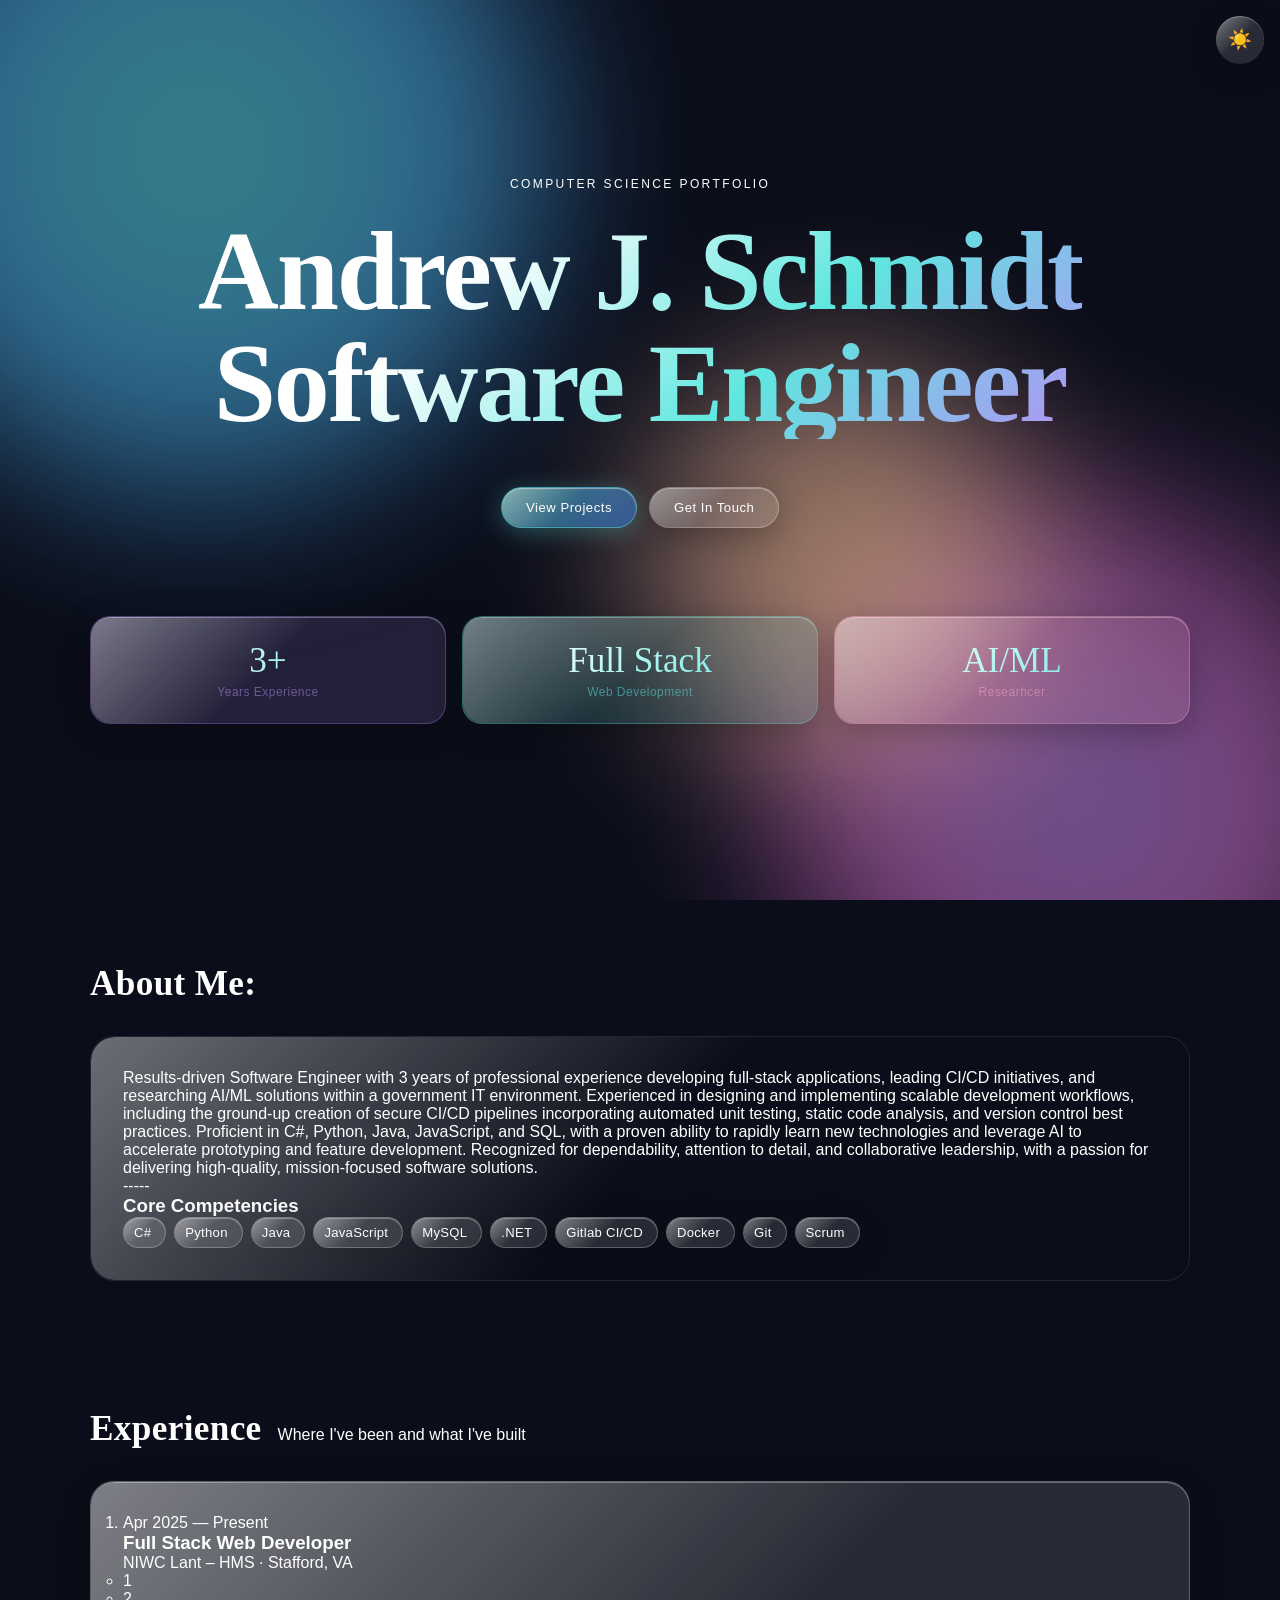
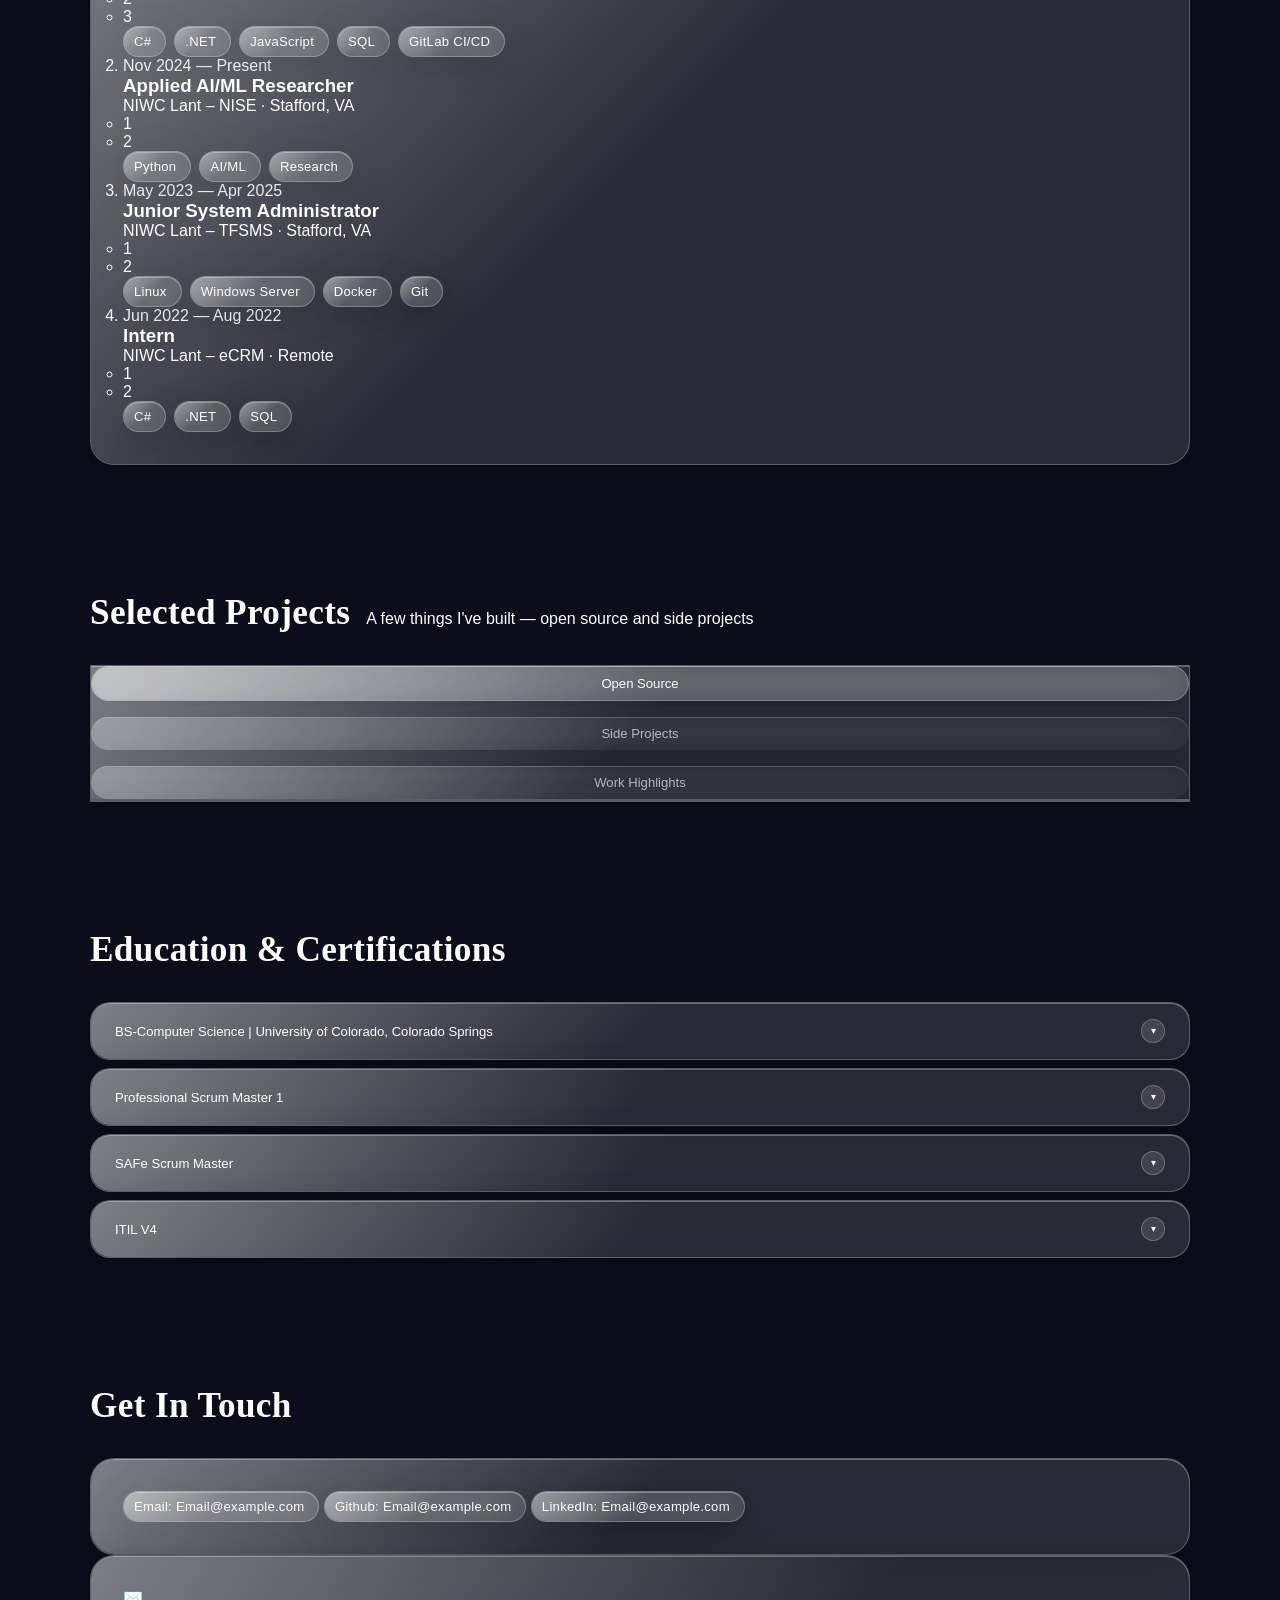
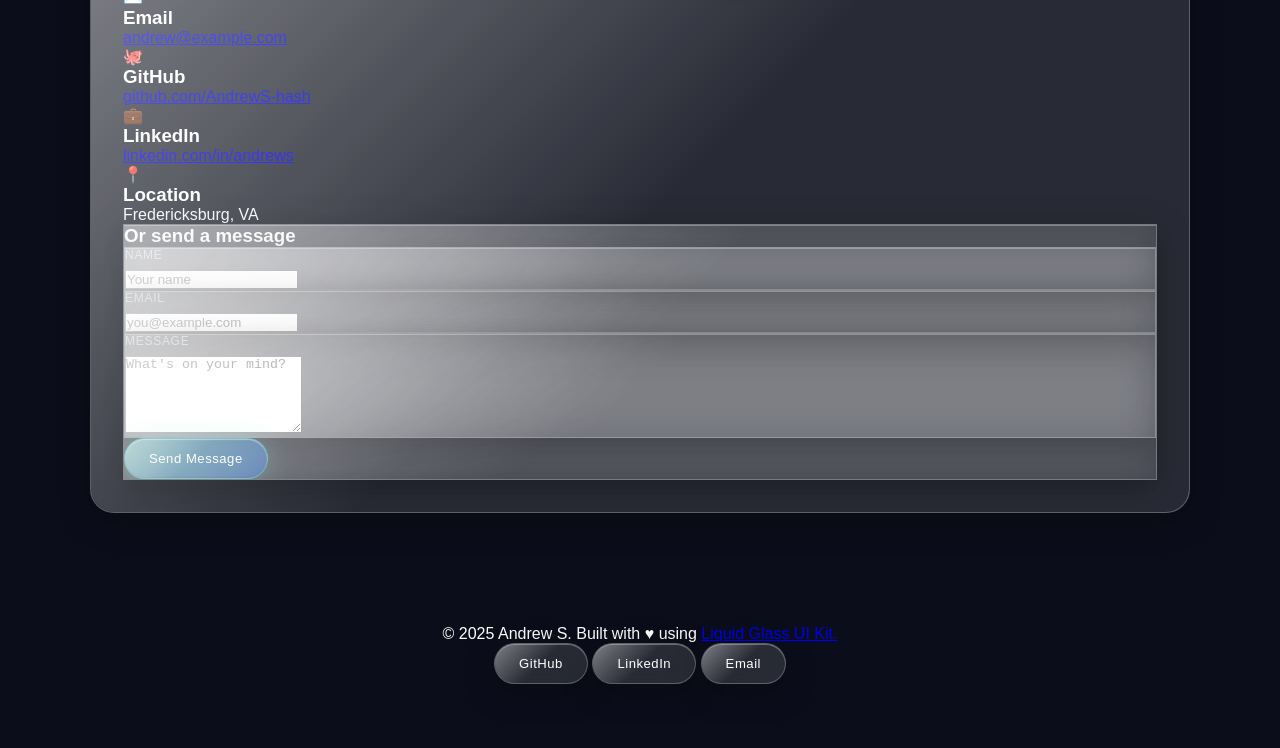
<file: GlassPortfolio.html>
<!DOCTYPE html>
<html lang="en">
<head>
  <meta charset="UTF-8">
  <meta name="viewport" content="width=device-width, initial-scale=1.0">
  <meta name="description" content="Andrew S. — Computer Science Portfolio & Resume">
  <meta name="theme-color" content="#00B4C6">
  <title>Andrew S. — CS Portfolio</title>
  <link rel="stylesheet" href="assets/css/GlassStyle.css">
  <script src="assets/js/glass.js" defer></script>
  <style>
    #about .glass-card:hover {
      transform: none !important;
      box-shadow: var(--shadow-glass) !important;
      background: inherit !important;
    }
    #about .glass-card:hover::after {
      opactiy: 0 !important;
    }
  </style>
</head>
<body>
  <!-- Animated background scene -->
  <div class="scene" aria-hidden="true">
    <div class="scene__blob scene__blob--1"></div>
    <div class="scene__blob scene__blob--2"></div>
    <div class="scene__blob scene__blob--3"></div>
  </div>

  <!-- Theme toggle -->
  <button class="glass glass-btn theme-toggle-btn" id="theme-toggle" aria-label="Toggle colour scheme" title="Toggle light / dark mode">
    <span class="icon-dark" aria-hidden="true">☀️</span>
    <span class="icon-light" aria-hidden="true">🌙</span>
  </button>

  <!-- Toast region for notifications -->
  <div class="glass-toast-region" id="toast-region" role="region" aria-label="Notifications" aria-live="polite"></div>

  <main class="page">
    <!-- ===== HERO ===== -->
    <header class="hero">
      <span class="hero__kicker">Computer Science Portfolio</span>
      <h1 class="hero__title">Andrew J. Schmidt<br><span class="hero__title--accent">Software Engineer</span></h1>
      <p class="hero__sub"></p>
      <div class="hero__cta">
        <a href="#projects" class="glass glass-btn glass-btn--primary">View Projects</a>
        <a href="#contact" class="glass glass-btn glass-btn--ghost">Get In Touch</a>
      </div>
      <div class="container stats">
        <div class="glass stats__item glass-chip--violet">
          <div class="stats__num">3+</div>
          <div class="stats__desc">Years Experience</div>
        </div>
        <div class="glass stats__item glass-chip--aqua">
          <div class="stats__num">Full Stack</div>
          <div class="stats__desc">Web Development</div>
        </div>
        <div class="glass stats__item glass-chip--rose">
          <div class="stats__num">AI/ML</div>
          <div class="stats__desc">Researhcer</div>
        </div>
      </div>
    </header>

    <!-- ===== ABOUT ===== -->
    <section id="about" class="section section--alt">
      <div class="container">
        <header class="section__header">
          <h2 class="section__title">About Me:</h2>
        </header>
        <div class="glass glass-card glass--dark section__content" style="transform: none; box-shadow: none; background: inherit;">
          <div class="about__grid">
            <div class="about__text">
              <p>Results-driven Software Engineer with 3 years of professional experience 
                developing full-stack applications, leading CI/CD initiatives, and researching 
                AI/ML solutions within a government IT environment. Experienced in designing and 
                implementing scalable development workflows, including the ground-up creation of 
                secure CI/CD pipelines incorporating automated unit testing, static code analysis, 
                and version control best practices. Proficient in C#, Python, Java, JavaScript, and 
                SQL, with a proven ability to rapidly learn new technologies and leverage AI to 
                accelerate prototyping and feature development. Recognized for dependability, attention 
                to detail, and collaborative leadership, with a passion for delivering high-quality, 
                mission-focused software solutions. </p>  
            </div>
            <div> ----- </div>
            <div class="about__skills">
              <h3 class="about__skills-title">Core Competencies</h3>
              <div class="glass-chip-group" role="list" aria-label="Technical skills">
                <span class="glass glass-chip" role="listitem">C#</span>
                <span class="glass glass-chip" role="listitem">Python</span>
                <span class="glass glass-chip" role="listitem">Java</span>
                <span class="glass glass-chip" role="listitem">JavaScript</span>
                <span class="glass glass-chip" role="listitem">MySQL</span>
                <span class="glass glass-chip" role="listitem">.NET</span>
                <span class="glass glass-chip" role="listitem">Gitlab CI/CD</span>
                <span class="glass glass-chip" role="listitem">Docker</span>
                <span class="glass glass-chip" role="listitem">Git</span>
                <span class="glass glass-chip" role="listitem">Scrum</span>
              </div>
            </div>
          </div>
        </div>
      </div>
    </section>

    <!-- ===== EXPERIENCE TIMELINE ===== -->
    <section id="experience" class="section">
      <div class="container">
        <header class="section__header">
          <h2 class="section__title">Experience</h2>
          <p class="section__sub">Where I've been and what I've built</p>
        </header>
        <div class="glass glass-card">
          <ol class="glass-timeline" role="list" aria-label="Work experience timeline">
            <li class="glass-timeline__item" role="listitem">
              <time class="glass-timeline__date" datetime="2025-04">Apr 2025 — Present</time>
              <div class="glass-timeline__content">
                <h3 class="glass-timeline__title">Full Stack Web Developer</h3>
                <p class="glass-timeline__company">NIWC Lant – HMS · Stafford, VA</p>
                <ul class="glass-timeline__bullets">
                  <li>1</li>
                  <li>2</li>
                  <li>3</li>
                </ul>
                <div class="glass-chip-group" role="list" aria-label="Technologies used">
                  <span class="glass glass-chip" role="listitem">C#</span>
                  <span class="glass glass-chip" role="listitem">.NET</span>
                  <span class="glass glass-chip" role="listitem">JavaScript</span>
                  <span class="glass glass-chip" role="listitem">SQL</span>
                  <span class="glass glass-chip" role="listitem">GitLab CI/CD</span>
                </div>
              </div>
            </li>
            <li class="glass-timeline__item" role="listitem">
              <time class="glass-timeline__date" datetime="2024-11">Nov 2024 — Present</time>
              <div class="glass-timeline__content">
                <h3 class="glass-timeline__title">Applied AI/ML Researcher</h3>
                <p class="glass-timeline__company">NIWC Lant – NISE · Stafford, VA</p>
                <ul class="glass-timeline__bullets">
                  <li>1</li>
                  <li>2</li>
                </ul>
                <div class="glass-chip-group" role="list" aria-label="Technologies used">
                  <span class="glass glass-chip" role="listitem">Python</span>
                  <span class="glass glass-chip" role="listitem">AI/ML</span>
                  <span class="glass glass-chip" role="listitem">Research</span>
                </div>
              </div>
            </li>
            <li class="glass-timeline__item" role="listitem">
              <time class="glass-timeline__date" datetime="2023-05">May 2023 — Apr 2025</time>
              <div class="glass-timeline__content">
                <h3 class="glass-timeline__title">Junior System Administrator</h3>
                <p class="glass-timeline__company">NIWC Lant – TFSMS · Stafford, VA</p>
                <ul class="glass-timeline__bullets">
                  <li>1</li>
                  <li>2</li>
                </ul>
                <div class="glass-chip-group" role="list" aria-label="Technologies used">
                  <span class="glass glass-chip" role="listitem">Linux</span>
                  <span class="glass glass-chip" role="listitem">Windows Server</span>
                  <span class="glass glass-chip" role="listitem">Docker</span>
                  <span class="glass glass-chip" role="listitem">Git</span>
                </div>
              </div>
            </li>
            <li class="glass-timeline__item" role="listitem">
              <time class="glass-timeline__date" datetime="2022-06">Jun 2022 — Aug 2022</time>
              <div class="glass-timeline__content">
                <h3 class="glass-timeline__title">Intern</h3>
                <p class="glass-timeline__company">NIWC Lant – eCRM · Remote</p>
                <ul class="glass-timeline__bullets">
                  <li>1</li>
                  <li>2</li>
                </ul>
                <div class="glass-chip-group" role="list" aria-label="Technologies used">
                  <span class="glass glass-chip" role="listitem">C#</span>
                  <span class="glass glass-chip" role="listitem">.NET</span>
                  <span class="glass glass-chip" role="listitem">SQL</span>
                </div>
              </div>
            </li>
          </ol>
        </div>
      </div>
    </section>

    <!-- ===== PROJECTS ===== -->
    <section id="projects" class="section section--alt">
      <div class="container">
        <header class="section__header">
          <h2 class="section__title">Selected Projects</h2>
          <p class="section__sub">A few things I've built — open source and side projects</p>
        </header>
        <div class="glass glass-tabs" role="tablist" aria-label="Project categories">
          <button class="glass glass-tab glass-tab--active" role="tab" aria-selected="true" aria-controls="panel-oss" id="tab-oss">Open Source</button>
          <button class="glass glass-tab" role="tab" aria-selected="false" aria-controls="panel-side" id="tab-side" tabindex="-1">Side Projects</button>
          <button class="glass glass-tab" role="tab" aria-selected="false" aria-controls="panel-work" id="tab-work" tabindex="-1">Work Highlights</button>
        </div>
        <div class="glass glass-tab-panels">
          <!-- Open Source Panel -->
          <div class="glass glass-tab-panel" role="tabpanel" id="panel-oss" aria-labelledby="tab-oss" hidden>
            <div class="projects__grid">
              <article class="glass glass-card project-card">
                <div class="project-card__header">
                  <span class="glass glass-badge project-card__badge">★ 2.3k</span>
                  <a href="#" class="project-card__link" aria-label="View on GitHub" target="_blank" rel="noopener">
                    <svg viewBox="0 0 24 24" fill="none" stroke="currentColor" stroke-width="2" aria-hidden="true"><path d="M12 2C6.477 2 2 6.477 2 12c0 4.42 2.865 8.166 6.839 9.489.5.092.682-.217.682-.482 0-.237-.008-.866-.013-1.7-2.782.605-3.369-1.343-3.369-1.343-.454-1.157-1.11-1.463-1.11-1.463-.908-.62.069-.608.069-.608 1.003.07 1.531 1.03 1.531 1.03.892 1.53 2.341 1.088 2.91.832.092-.647.35-1.088.636-1.338-2.22-.253-4.555-1.113-4.555-4.951 0-1.093.39-1.987 1.029-2.688-.103-.253-.446-1.272.098-2.65 0 0 .84-.269 2.75 1.026A9.564 9.564 0 0112 6.844c.85.004 1.705.115 2.504.337 1.909-1.295 2.747-1.026 2.747-1.026.546 1.379.203 2.398.1 2.651.64.701 1.028 1.595 1.028 2.688 0 3.848-2.339 4.695-4.566 4.942.359.309.678.92.678 1.855 0 1.338-.012 2.419-.012 2.747 0 .267.18.58.688.482A10.019 10.019 0 0022 12c0-5.523-4.477-10-10-10z"/></svg>
                  </a>
                </div>
                <h3 class="project-card__title">go-migrate</h3>
                <p class="project-card__desc">Database migration tool for Go with support for PostgreSQL, MySQL, and SQLite. Used in production at 50+ companies.</p>
                <div class="project-card__tags">
                  <span class="glass glass-chip">Go</span>
                  <span class="glass glass-chip">CLI</span>
                  <span class="glass glass-chip">PostgreSQL</span>
                </div>
              </article>
              <article class="glass glass-card project-card">
                <div class="project-card__header">
                  <span class="glass glass-badge project-card__badge">★ 890</span>
                  <a href="#" class="project-card__link" aria-label="View on GitHub" target="_blank" rel="noopener">
                    <svg viewBox="0 0 24 24" fill="none" stroke="currentColor" stroke-width="2" aria-hidden="true"><path d="M12 2C6.477 2 2 6.477 2 12c0 4.42 2.865 8.166 6.839 9.489.5.092.682-.217.682-.482 0-.237-.008-.866-.013-1.7-2.782.605-3.369-1.343-3.369-1.343-.454-1.157-1.11-1.463-1.11-1.463-.908-.62.069-.608.069-.608 1.003.07 1.531 1.03 1.531 1.03.892 1.53 2.341 1.088 2.91.832.092-.647.35-1.088.636-1.338-2.22-.253-4.555-1.113-4.555-4.951 0-1.093.39-1.987 1.029-2.688-.103-.253-.446-1.272.098-2.65 0 0 .84-.269 2.75 1.026A9.564 9.564 0 0112 6.844c.85.004 1.705.115 2.504.337 1.909-1.295 2.747-1.026 2.747-1.026.546 1.379.203 2.398.1 2.651.64.701 1.028 1.595 1.028 2.688 0 3.848-2.339 4.695-4.566 4.942.359.309.678.92.678 1.855 0 1.338-.012 2.419-.012 2.747 0 .267.18.58.688.482A10.019 10.019 0 0022 12c0-5.523-4.477-10-10-10z"/></svg>
                  </a>
                </div>
                <h3 class="project-card__title">react-glass-ui</h3>
                <p class="project-card__desc">React component library implementing the Liquid Glass design system. 15+ accessible components, zero dependencies.</p>
                <div class="project-card__tags">
                  <span class="glass glass-chip">React</span>
                  <span class="glass glass-chip">TypeScript</span>
                  <span class="glass glass-chip">CSS-in-JS</span>
                </div>
              </article>
              <article class="glass glass-card project-card">
                <div class="project-card__header">
                  <span class="glass glass-badge project-card__badge">★ 340</span>
                  <a href="#" class="project-card__link" aria-label="View on GitHub" target="_blank" rel="noopener">
                    <svg viewBox="0 0 24 24" fill="none" stroke="currentColor" stroke-width="2" aria-hidden="true"><path d="M12 2C6.477 2 2 6.477 2 12c0 4.42 2.865 8.166 6.839 9.489.5.092.682-.217.682-.482 0-.237-.008-.866-.013-1.7-2.782.605-3.369-1.343-3.369-1.343-.454-1.157-1.11-1.463-1.11-1.463-.908-.62.069-.608.069-.608 1.003.07 1.531 1.03 1.531 1.03.892 1.53 2.341 1.088 2.91.832.092-.647.35-1.088.636-1.338-2.22-.253-4.555-1.113-4.555-4.951 0-1.093.39-1.987 1.029-2.688-.103-.253-.446-1.272.098-2.65 0 0 .84-.269 2.75 1.026A9.564 9.564 0 0112 6.844c.85.004 1.705.115 2.504.337 1.909-1.295 2.747-1.026 2.747-1.026.546 1.379.203 2.398.1 2.651.64.701 1.028 1.595 1.028 2.688 0 3.848-2.339 4.695-4.566 4.942.359.309.678.92.678 1.855 0 1.338-.012 2.419-.012 2.747 0 .267.18.58.688.482A10.019 10.019 0 0022 12c0-5.523-4.477-10-10-10z"/></svg>
                  </a>
                </div>
                <h3 class="project-card__title">kube-config-gen</h3>
                <p class="project-card__desc">CLI tool generating production-ready Kubernetes manifests from a simple YAML spec. Supports Helm, Kustomize, and raw manifests.</p>
                <div class="project-card__tags">
                  <span class="glass glass-chip">Go</span>
                  <span class="glass glass-chip">Kubernetes</span>
                  <span class="glass glass-chip">CLI</span>
                </div>
              </article>
            </div>
          </div>

          <!-- Side Projects Panel -->
          <div class="glass glass-tab-panel" role="tabpanel" id="panel-side" aria-labelledby="tab-side" hidden>
            <div class="projects__grid">
              <article class="glass glass-card project-card">
                <div class="project-card__header">
                  <span class="glass glass-badge project-card__badge glass-badge--accent">Live</span>
                  <a href="#" class="project-card__link" aria-label="View live demo" target="_blank" rel="noopener">
                    <svg viewBox="0 0 24 24" fill="none" stroke="currentColor" stroke-width="2" aria-hidden="true"><path d="M18 13v6a2 2 0 0 1-2 2H5a2 2 0 0 1-2-2V8a2 2 0 0 1 2-2h6"/><polyline points="15 3 21 3 21 9"/><line x1="10" y1="14" x2="21" y2="3"/></svg>
                  </a>
                </div>
                <h3 class="project-card__title">DevMetrics</h3>
                <p class="project-card__desc">Personal analytics dashboard for GitHub/GitLab activity. Tracks contributions, review velocity, and project health metrics.</p>
                <div class="project-card__tags">
                  <span class="glass glass-chip">Next.js</span>
                  <span class="glass glass-chip">PostgreSQL</span>
                  <span class="glass glass-chip">Tailwind</span>
                </div>
              </article>
              <article class="glass glass-card project-card">
                <div class="project-card__header">
                  <span class="glass glass-badge project-card__badge">Live</span>
                  <a href="#" class="project-card__link" aria-label="View live demo" target="_blank" rel="noopener">
                    <svg viewBox="0 0 24 24" fill="none" stroke="currentColor" stroke-width="2" aria-hidden="true"><path d="M18 13v6a2 2 0 0 1-2 2H5a2 2 0 0 1-2-2V8a2 2 0 0 1 2-2h6"/><polyline points="15 3 21 3 21 9"/><line x1="10" y1="14" x2="21" y2="3"/></svg>
                  </a>
                </div>
                <h3 class="project-card__title">CLI-Resume</h3>
                <p class="project-card__desc">Terminal-based interactive resume. Run <code>npx cli-resume</code> to view my experience, projects, and skills in your shell.</p>
                <div class="project-card__tags">
                  <span class="glass glass-chip">Node.js</span>
                  <span class="glass glass-chip">Ink</span>
                  <span class="glass glass-chip">TypeScript</span>
                </div>
              </article>
              <article class="glass glass-card project-card">
                <div class="project-card__header">
                  <span class="glass glass-badge project-card__badge glass-badge--warn">WIP</span>
                  <a href="#" class="project-card__link" aria-label="View on GitHub" target="_blank" rel="noopener">
                    <svg viewBox="0 0 24 24" fill="none" stroke="currentColor" stroke-width="2" aria-hidden="true"><path d="M12 2C6.477 2 2 6.477 2 12c0 4.42 2.865 8.166 6.839 9.489.5.092.682-.217.682-.482 0-.237-.008-.866-.013-1.7-2.782.605-3.369-1.343-3.369-1.343-.454-1.157-1.11-1.463-1.11-1.463-.908-.62.069-.608.069-.608 1.003.07 1.531 1.03 1.531 1.03.892 1.53 2.341 1.088 2.91.832.092-.647.35-1.088.636-1.338-2.22-.253-4.555-1.113-4.555-4.951 0-1.093.39-1.987 1.029-2.688-.103-.253-.446-1.272.098-2.65 0 0 .84-.269 2.75 1.026A9.564 9.564 0 0112 6.844c.85.004 1.705.115 2.504.337 1.909-1.295 2.747-1.026 2.747-1.026.546 1.379.203 2.398.1 2.651.64.701 1.028 1.595 1.028 2.688 0 3.848-2.339 4.695-4.566 4.942.359.309.678.92.678 1.855 0 1.338-.012 2.419-.012 2.747 0 .267.18.58.688.482A10.019 10.019 0 0022 12c0-5.523-4.477-10-10-10z"/></svg>
                  </a>
                </div>
                <h3 class="project-card__title">distributed-lock</h3>
                <p class="project-card__desc">Go library for distributed locking using Redis, etcd, and Consul backends. Implements Redlock algorithm with fencing tokens.</p>
                <div class="project-card__tags">
                  <span class="glass glass-chip">Go</span>
                  <span class="glass glass-chip">Redis</span>
                  <span class="glass glass-chip">Distributed Systems</span>
                </div>
              </article>
            </div>
          </div>

          <!-- Work Highlights Panel -->
          <div class="glass glass-tab-panel" role="tabpanel" id="panel-work" aria-labelledby="tab-work" hidden>
            <div class="projects__grid">
              <article class="glass glass-card project-card">
                <div class="project-card__header">
                  <span class="glass glass-badge project-card__badge glass-badge--success">Production</span>
                </div>
                <h3 class="project-card__title">Internal Developer Platform</h3>
                <p class="project-card__desc">Self-service platform for 200+ engineers. Provision environments, manage secrets, view logs, and deploy services via UI or CLI.</p>
                <div class="project-card__tags">
                  <span class="glass glass-chip">Go</span>
                  <span class="glass glass-chip">React</span>
                  <span class="glass glass-chip">Kubernetes</span>
                  <span class="glass glass-chip">GraphQL</span>
                </div>
              </article>
              <article class="glass glass-card project-card">
                <div class="project-card__header">
                  <span class="glass glass-badge project-card__badge glass-badge--success">Production</span>
                </div>
                <h3 class="project-card__title">Real-time Collaboration Engine</h3>
                <p class="project-card__desc">Operational Transform + CRDT hybrid system powering collaborative editing across 100k+ documents with sub-50ms latency.</p>
                <div class="project-card__tags">
                  <span class="glass glass-chip">TypeScript</span>
                  <span class="glass glass-chip">WebRTC</span>
                  <span class="glass glass-chip">CRDT</span>
                  <span class="glass glass-chip">Redis</span>
                </div>
              </article>
              <article class="glass glass-card project-card">
                <div class="project-card__header">
                  <span class="glass glass-badge project-card__badge glass-badge--success">Production</span>
                </div>
                <h3 class="project-card__title">Observability Stack Migration</h3>
                <p class="project-card__desc">Migrated from Datadog to self-hosted Grafana/Loki/Tempo stack, saving $180k/yr while improving query performance 3x.</p>
                <div class="project-card__tags">
                  <span class="glass glass-chip">Grafana</span>
                  <span class="glass glass-chip">Loki</span>
                  <span class="glass glass-chip">Tempo</span>
                  <span class="glass glass-chip">Prometheus</span>
                </div>
              </article>
            </div>
          </div>
        </div>
      </div>
    </section>

    <!-- ===== EDUCATION & CERTIFICATIONS ===== -->
    <section id="EDUCATION" class="section">
      <div class="container">
      <div class="section__header">
        <h2 class="section__title">Education & Certifications</h2>
      </div>
      <div class="glass-accordion" id="accordion">

        <div class="glass glass-accordion-item">
          <button class="glass-accordion-trigger" aria-expanded="false" aria-controls="acc-1">
            BS-Computer Science  |  University of Colorado, Colorado Springs
            <span class="glass-accordion-icon" aria-hidden="true">▾</span>
          </button>
          <div class="glass-accordion-body" id="acc-1" role="region">
            <div class="glass-accordion-content">
              Class of 2023, 3.78 GPA
            </div>
          </div>
        </div>

        <div class="glass glass-accordion-item">
          <button class="glass-accordion-trigger" aria-expanded="false" aria-controls="acc-2">
            Professional Scrum Master 1
            <span class="glass-accordion-icon" aria-hidden="true">▾</span>
          </button>
          <div class="glass-accordion-body" id="acc-2" role="region">
            <div class="glass-accordion-content">
              Scrum.Org | Issued 2024
            </div>
          </div>
        </div>

        <div class="glass glass-accordion-item">
          <button class="glass-accordion-trigger" aria-expanded="false" aria-controls="acc-3">
            SAFe Scrum Master 
            <span class="glass-accordion-icon" aria-hidden="true">▾</span>
          </button>
          <div class="glass-accordion-body" id="acc-3" role="region">
            <div class="glass-accordion-content">
              SAFe.com | Issued 2024
            </div>
          </div>
        </div>

        <div class="glass glass-accordion-item">
          <button class="glass-accordion-trigger" aria-expanded="false" aria-controls="acc-4">
            ITIL V4
            <span class="glass-accordion-icon" aria-hidden="true">▾</span>
          </button>
          <div class="glass-accordion-body" id="acc-4" role="region">
            <div class="glass-accordion-content">
              ITIL.com | Issued 2025
            </div>
          </div>
        </div>
        </div>
      </div>
    </section>

    
                                                                                                                                                                                                                                                                                                                                                                                                                                                                
    <!---
    <!-- ===== WRITING & SPEAKING ===== --
    <section id="writing" class="section section--alt">
      <div class="container">
        <header class="section__header">
          <h2 class="section__title">Writing & Speaking</h2>
          <p class="section__sub">Sharing knowledge through posts and talks</p>
        </header>
        <div class="glass glass-card">
          <div class="writing__grid">
            <article class="glass glass-card writing-card">
              <time class="writing-card__date" datetime="2024-01">Jan 2024</time>
              <h3 class="writing-card__title"><a href="#">Designing for Failure: Patterns for Resilient Distributed Systems</a></h3>
              <p class="writing-card__venue">Blog Post · 12 min read</p>
              <div class="glass glass-chip-group">
                <span class="glass glass-chip">Distributed Systems</span>
                <span class="glass glass-chip">Resilience</span>
              </div>
            </article>
            <article class="glass glass-card writing-card">
              <time class="writing-card__date" datetime="2023-10">Oct 2023</time>
              <h3 class="writing-card__title"><a href="#">Kubernetes at Scale: Lessons from Managing 500+ Clusters</a></h3>
              <p class="writing-card__venue">KubeCon NA 2023 · Talk (30 min)</p>
              <div class="glass glass-chip-group">
                <span class="glass glass-chip">Kubernetes</span>
                <span class="glass glass-chip">Platform Engineering</span>
              </div>
            </article>
            <article class="glass glass-card writing-card">
              <time class="writing-card__date" datetime="2023-06">Jun 2023</time>
              <h3 class="writing-card__title"><a href="#">Building a Developer Platform from Scratch</a></h3>
              <p class="writing-card__venue">Blog Post · 18 min read</p>
              <div class="glass glass-chip-group">
                <span class="glass glass-chip">Platform Engineering</span>
                <span class="glass glass-chip">DX</span>
              </div>
            </article>
            <article class="glass glass-card writing-card">
              <time class="writing-card__date" datetime="2022-11">Nov 2022</time>
              <h3 class="writing-card__title"><a href="#">CRDTs vs Operational Transform: Choosing the Right Approach</a></h3>
              <p class="writing-card__venue">Strange Loop 2022 · Talk (40 min)</p>
              <div class="glass glass-chip-group">
                <span class="glass glass-chip">CRDT</span>
                <span class="glass glass-chip">Collaborative Editing</span>
              </div>
            </article>
          </div>
        </div>
      </div>
    </section>
    -->
    <!-- ===== CONTACT ===== -->
    <section id="contact" class="section">
      <div class="container">
        <header class="section__header">
          <h2 class="section__title">Get In Touch</h2>
          <p class="section__sub"></p>
        </header>
        <div class="glass glass-card contact-card">
          <div class="glass glass-chip contact-email">Email: Email@example.com</div>
          <div class="glass glass-chip">Github: Email@example.com</div>
          <div class="glass glass-chip">LinkedIn: Email@example.com</div>
        </div>
        <div class="glass glass-card contact__card">
          <div class="contact__info">
            <div class="contact__item">
              <span class="contact__icon" aria-hidden="true">✉️</span>
              <div>
                <h3 class="contact__label">Email</h3>
                <a href="mailto:andrew@example.com" class="contact__value">andrew@example.com</a>
              </div>
            </div>
            <div class="contact__item">
              <span class="contact__icon" aria-hidden="true">🐙</span>
              <div>
                <h3 class="contact__label">GitHub</h3>
                <a href="https://github.com/AndrewS-hash" class="contact__value" target="_blank" rel="noopener">github.com/AndrewS-hash</a>
              </div>
            </div>
            <div class="contact__item">
              <span class="contact__icon" aria-hidden="true">💼</span>
              <div>
                <h3 class="contact__label">LinkedIn</h3>
                <a href="https://linkedin.com/in/andrews" class="contact__value" target="_blank" rel="noopener">linkedin.com/in/andrews</a>
              </div>
            </div>
            <div class="contact__item">
              <span class="contact__icon" aria-hidden="true">📍</span>
              <div>
                <h3 class="contact__label">Location</h3>
                <span class="contact__value">Fredericksburg, VA</span>
              </div>
            </div>
          </div>
          <form class="contact__form glass" action="https://formspree.io/f/your-form-id" method="POST">
            <h3 class="contact__form-title">Or send a message</h3>
            <div class="glass glass-field">
              <label for="contact-name" class="glass-field__label">Name</label>
              <input type="text" id="contact-name" name="name" class="glass-field__input" placeholder="Your name" required>
            </div>
            <div class="glass glass-field">
              <label for="contact-email" class="glass-field__label">Email</label>
              <input type="email" id="contact-email" name="email" class="glass-field__input" placeholder="you@example.com" required>
            </div>
            <div class="glass glass-field">
              <label for="contact-message" class="glass-field__label">Message</label>
              <textarea id="contact-message" name="message" class="glass-field__input glass-field__input--textarea" placeholder="What's on your mind?" rows="5" required></textarea>
            </div>
            <button type="submit" class="glass glass-btn glass-btn--primary contact__submit">Send Message</button>
            <p class="contact__note" aria-live="polite"></p>
          </form>
        </div>
      </div>
    </section>

    <!-- ===== FOOTER ===== -->
    <footer class="footer">
      <div class="container footer__inner">
        <p class="footer__copyright">© 2025 Andrew S. Built with <span class="footer__heart" aria-hidden="true">♥</span> using <a href="https://codepen.io/Margarita-the-solid/pen/NPRPBjd">Liquid Glass UI Kit.</a></p>
        <nav class="footer__links" aria-label="Footer links">
          <a href="https://github.com/AndrewS-hash" target="_blank" rel="noopener" class="glass glass-btn glass-btn--ghost">GitHub</a>
          <a href="https://linkedin.com/in/andrews" target="_blank" rel="noopener" class="glass glass-btn glass-btn--ghost">LinkedIn</a>
          <a href="mailto:andrew@example.com" class="glass glass-btn glass-btn--ghost">Email</a>
        </nav>
      </div>
    </footer>
  </div>
</main>

<script>
  // Initialize tab panels for projects section
  document.addEventListener('DOMContentLoaded', () => {
    const tabs = document.querySelectorAll('.glass-tab');
    const panels = document.querySelectorAll('.glass-tab-panel');

    tabs.forEach(tab => {
      tab.addEventListener('click', () => {
        const target = tab.getAttribute('aria-controls');
        tabs.forEach(t => {
          t.setAttribute('aria-selected', 'false');
          t.setAttribute('tabindex', '-1');
          t.classList.remove('glass-tab--active');
        });
        panels.forEach(p => {
          p.hidden = true;
          p.removeAttribute('aria-labelledby');
        });
        tab.setAttribute('aria-selected', 'true');
        tab.removeAttribute('tabindex');
        tab.classList.add('glass-tab--active');
        const panel = document.getElementById(target);
        panel.hidden = false;
        panel.setAttribute('aria-labelledby', tab.id);
      });
    });

    // Accordion toggle icons
    document.querySelectorAll('.glass-accordion__trigger').forEach(trigger => {
      trigger.addEventListener('click', () => {
        const icon = trigger.querySelector('.glass-accordion__icon');
        const expanded = trigger.getAttribute('aria-expanded') === 'true';
        if (icon) icon.textContent = expanded ? '▸' : '▾';
      });
    });

    // Contact form handling
    const form = document.querySelector('.contact__form');
    const note = document.querySelector('.contact__note');
    if (form) {
      form.addEventListener('submit', async (e) => {
        e.preventDefault();
        const btn = form.querySelector('.contact__submit');
        const original = btn.textContent;
        btn.textContent = 'Sending...';
        btn.disabled = true;
        try {
          const res = await fetch(form.action, {
            method: 'POST',
            body: new FormData(form),
            headers: { 'Accept': 'application/json' }
          });
          if (res.ok) {
            note.textContent = 'Thanks! I\'ll get back to you soon.';
            note.style.color = 'var(--color-success)';
            form.reset();
          } else {
            throw new Error('Submission failed');
          }
        } catch {
          note.textContent = 'Something went wrong. Please email me directly.';
          note.style.color = 'var(--color-error)';
        } finally {
          btn.textContent = original;
          btn.disabled = false;
        }
      });
    }
  });
</script>
</body>
</html>
</file>
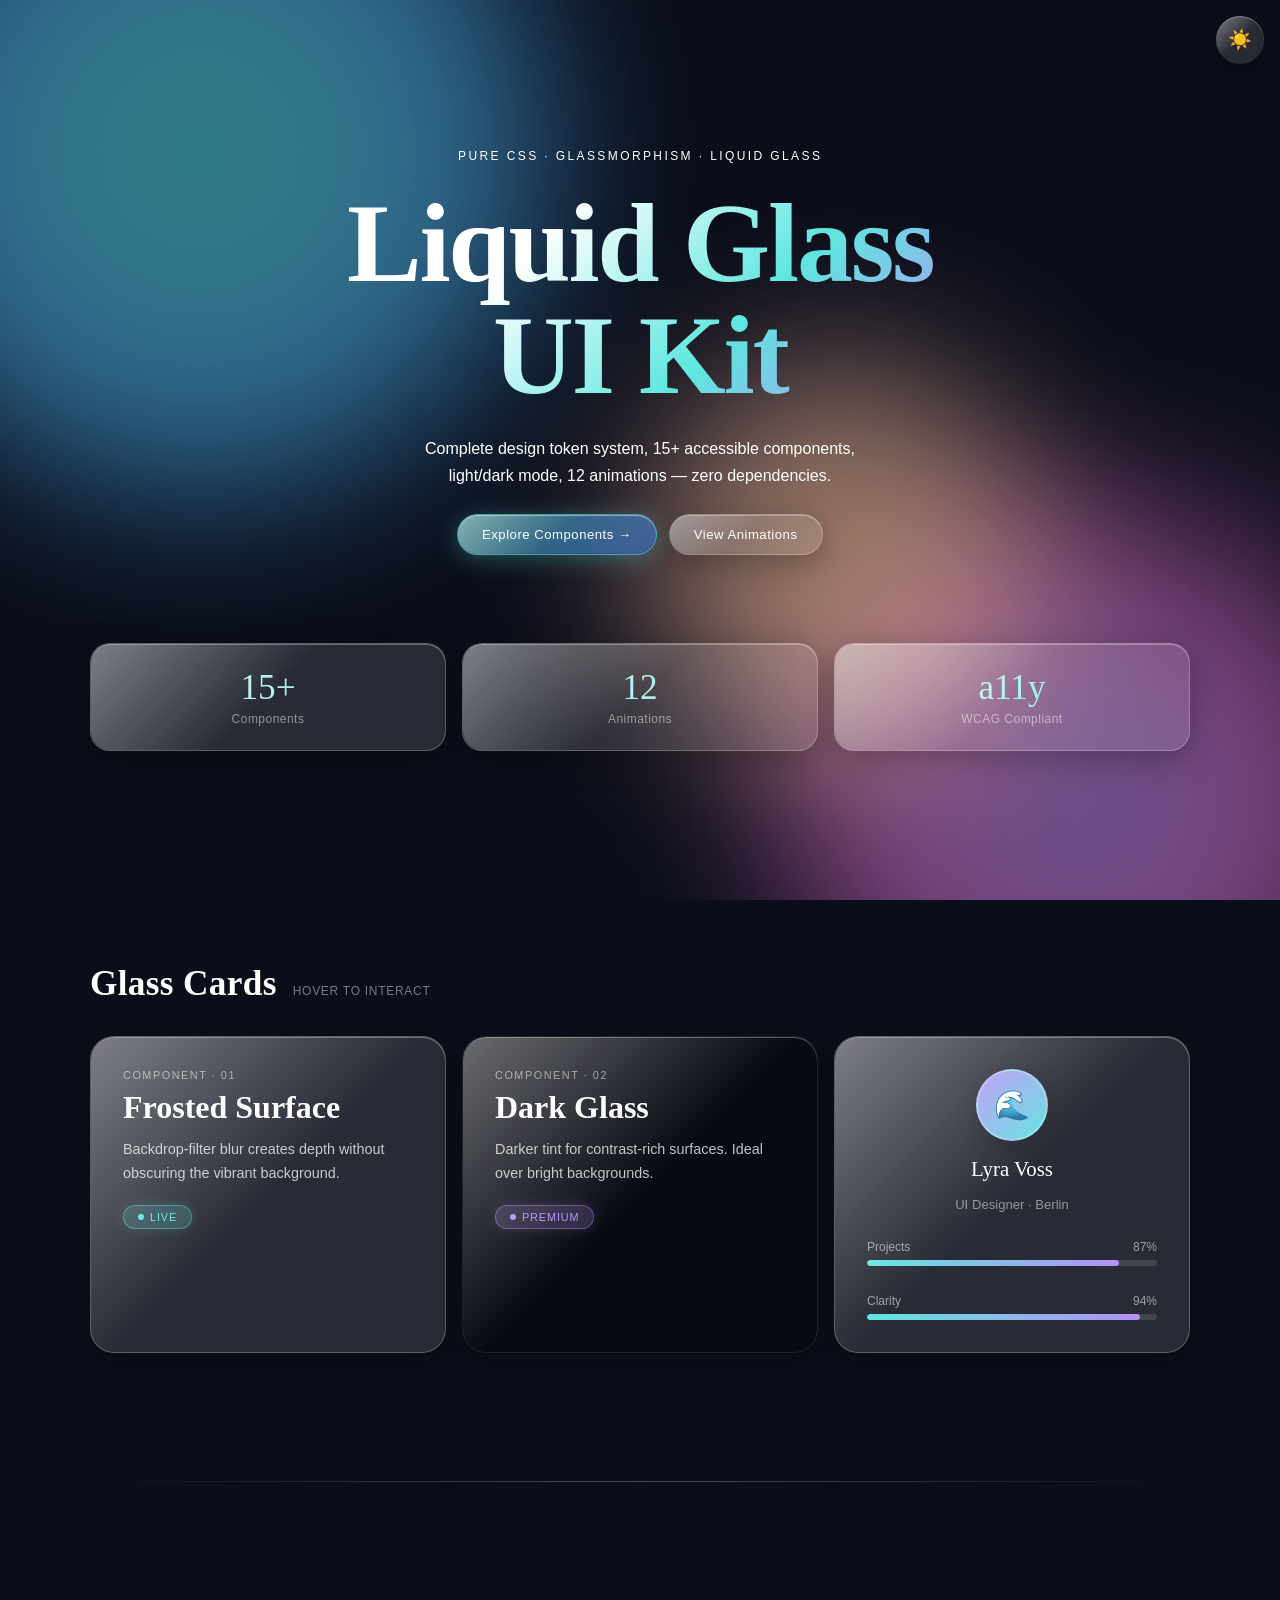
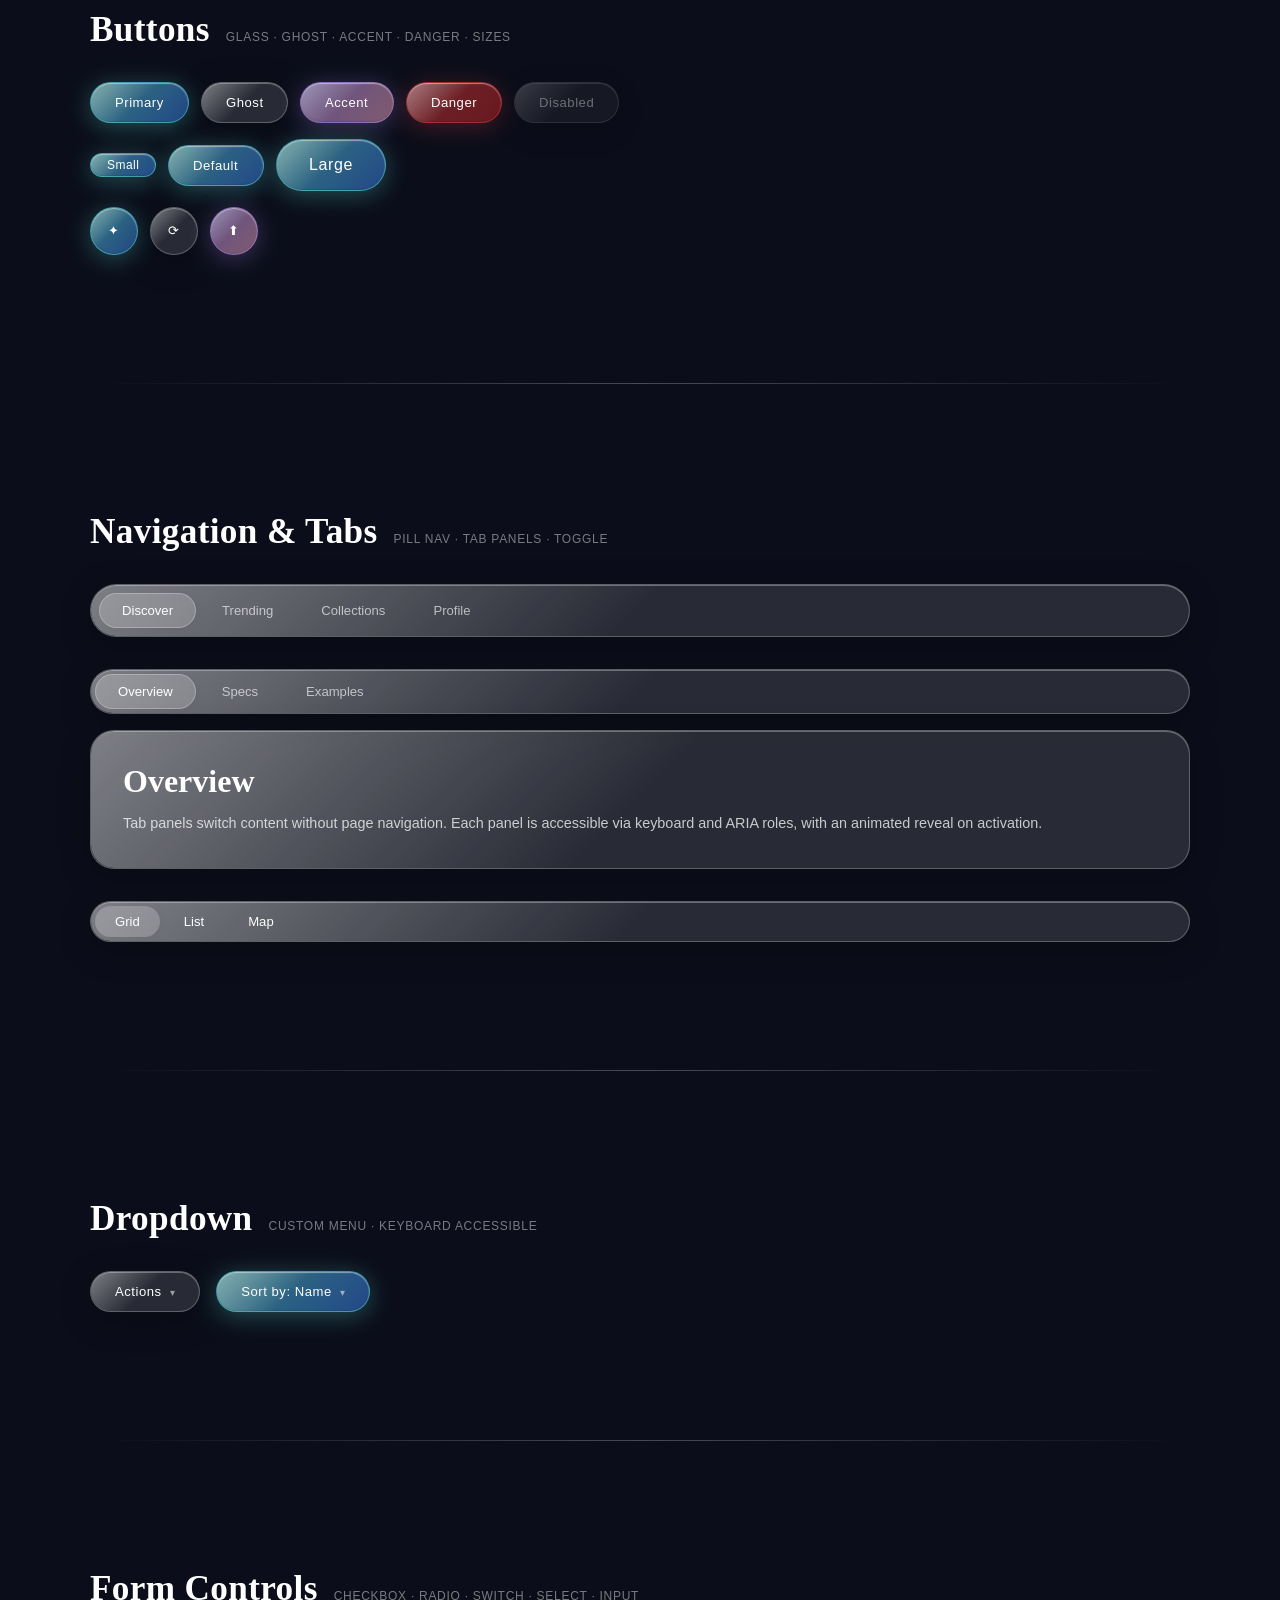
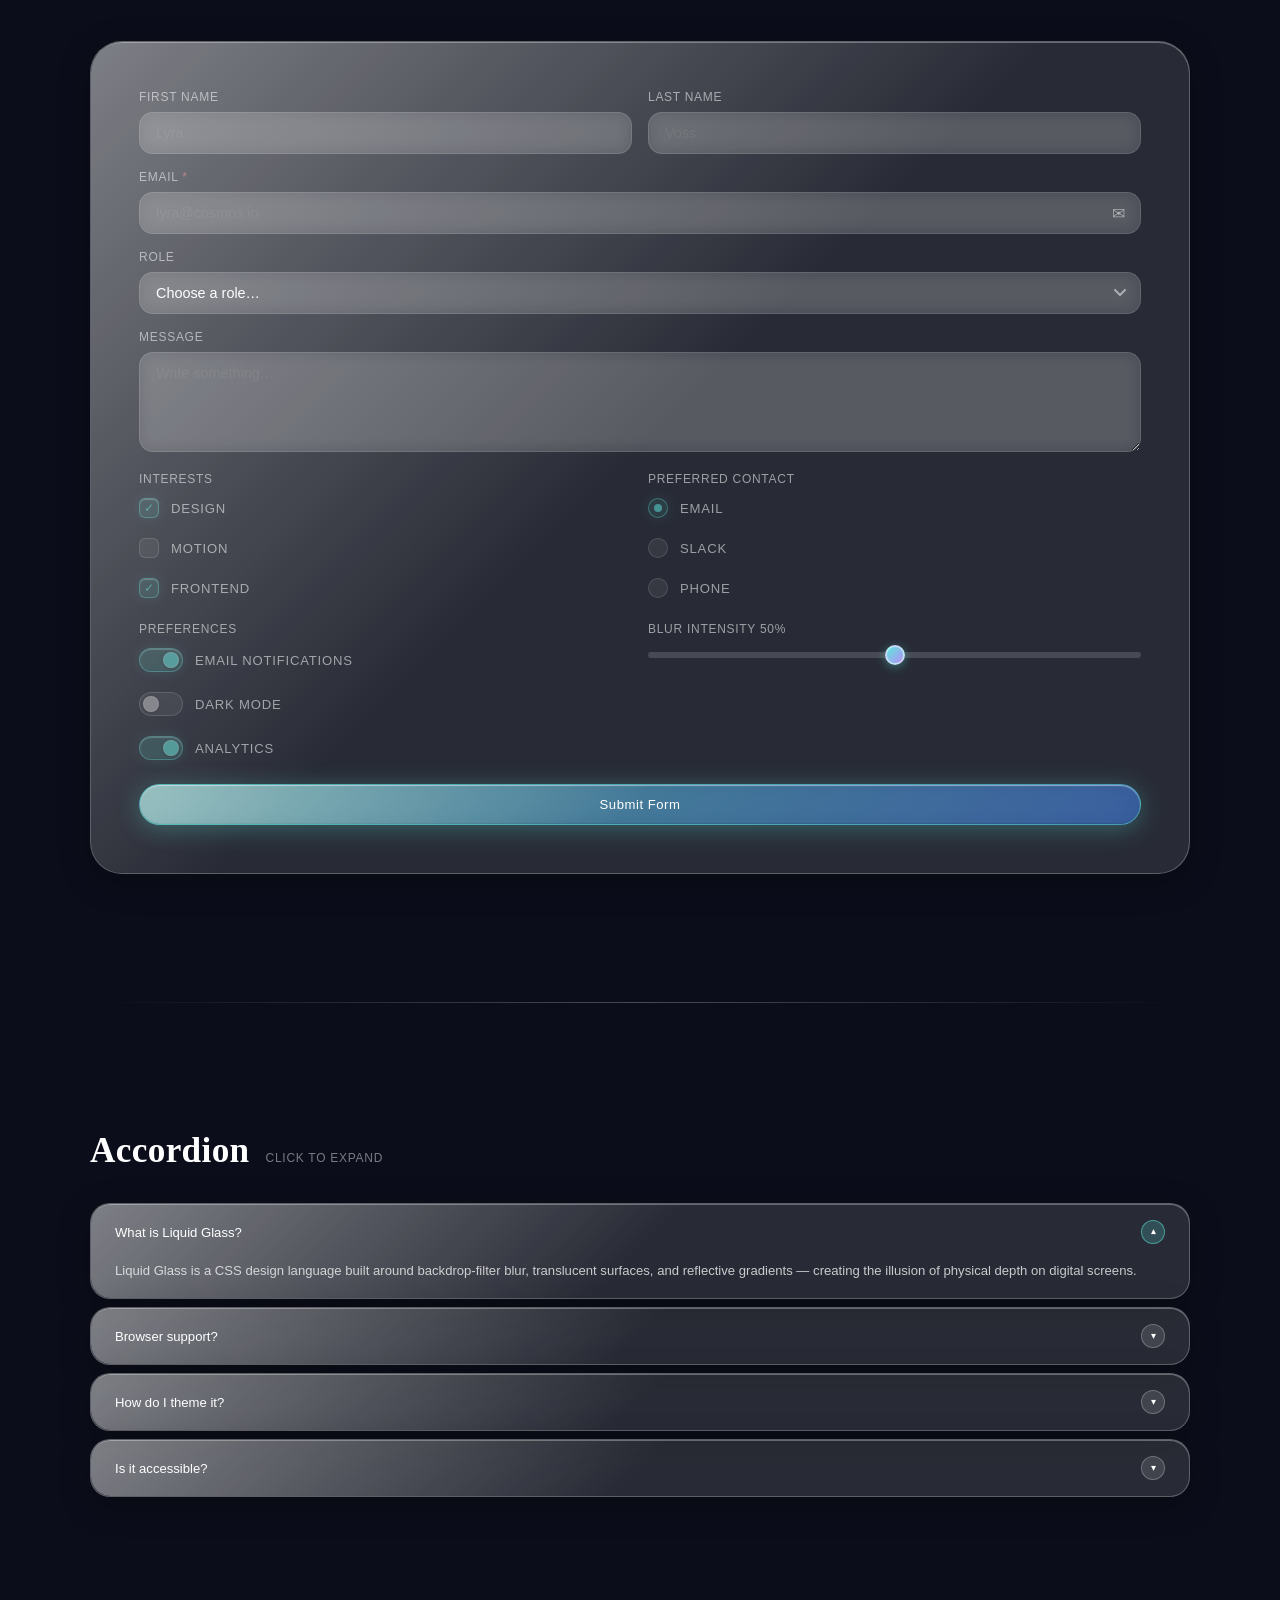
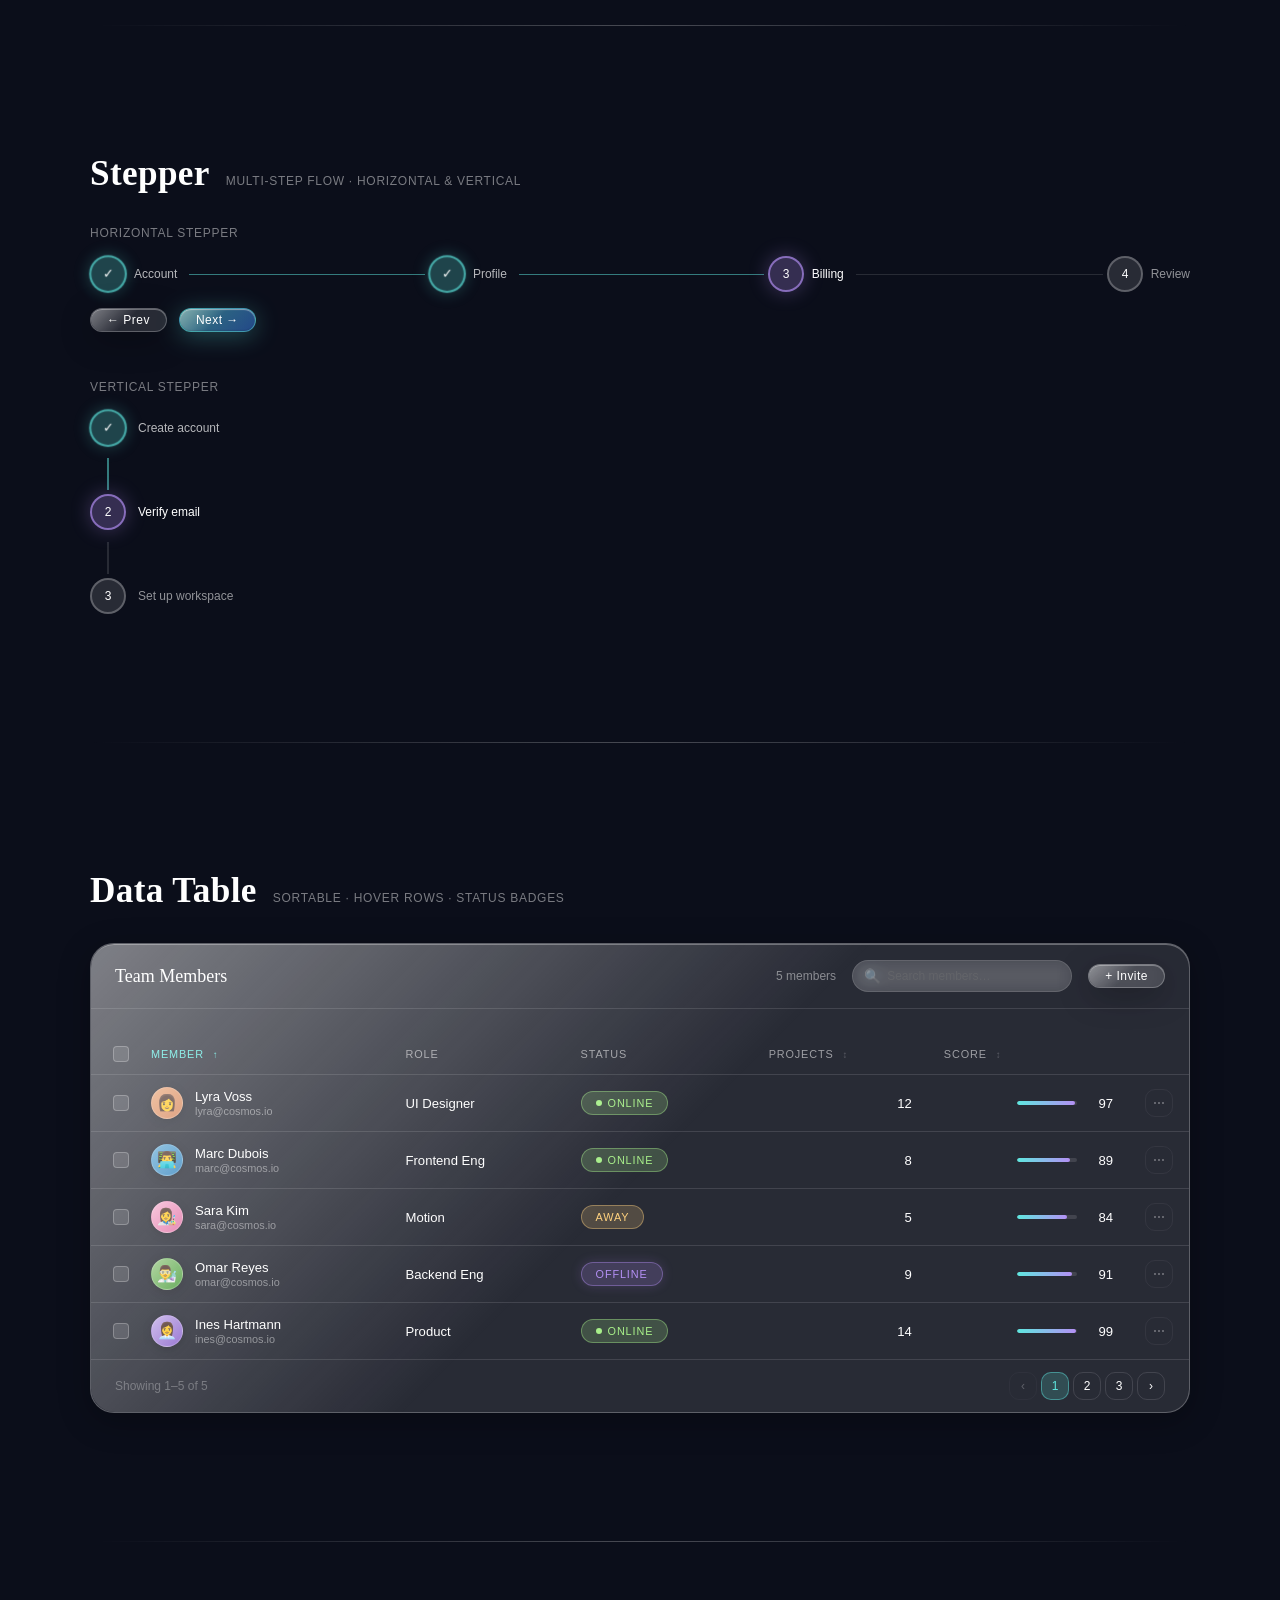
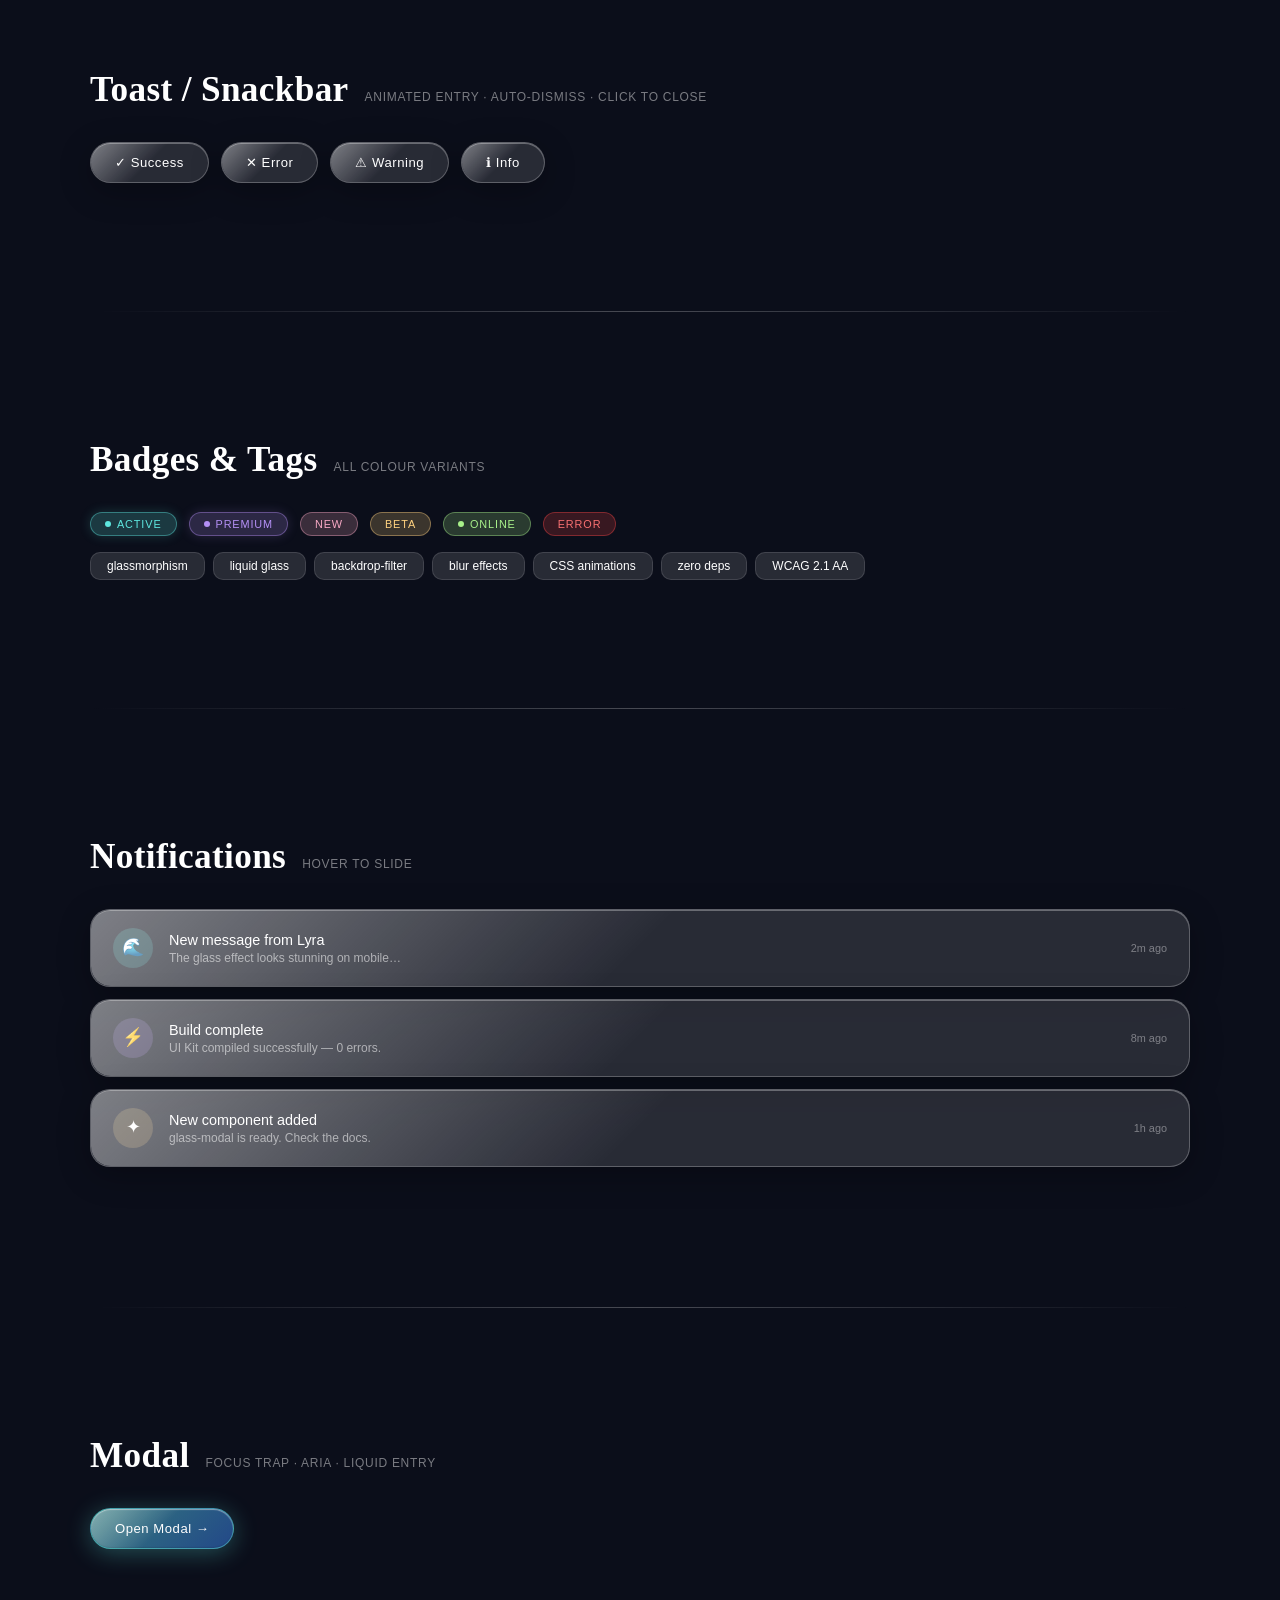
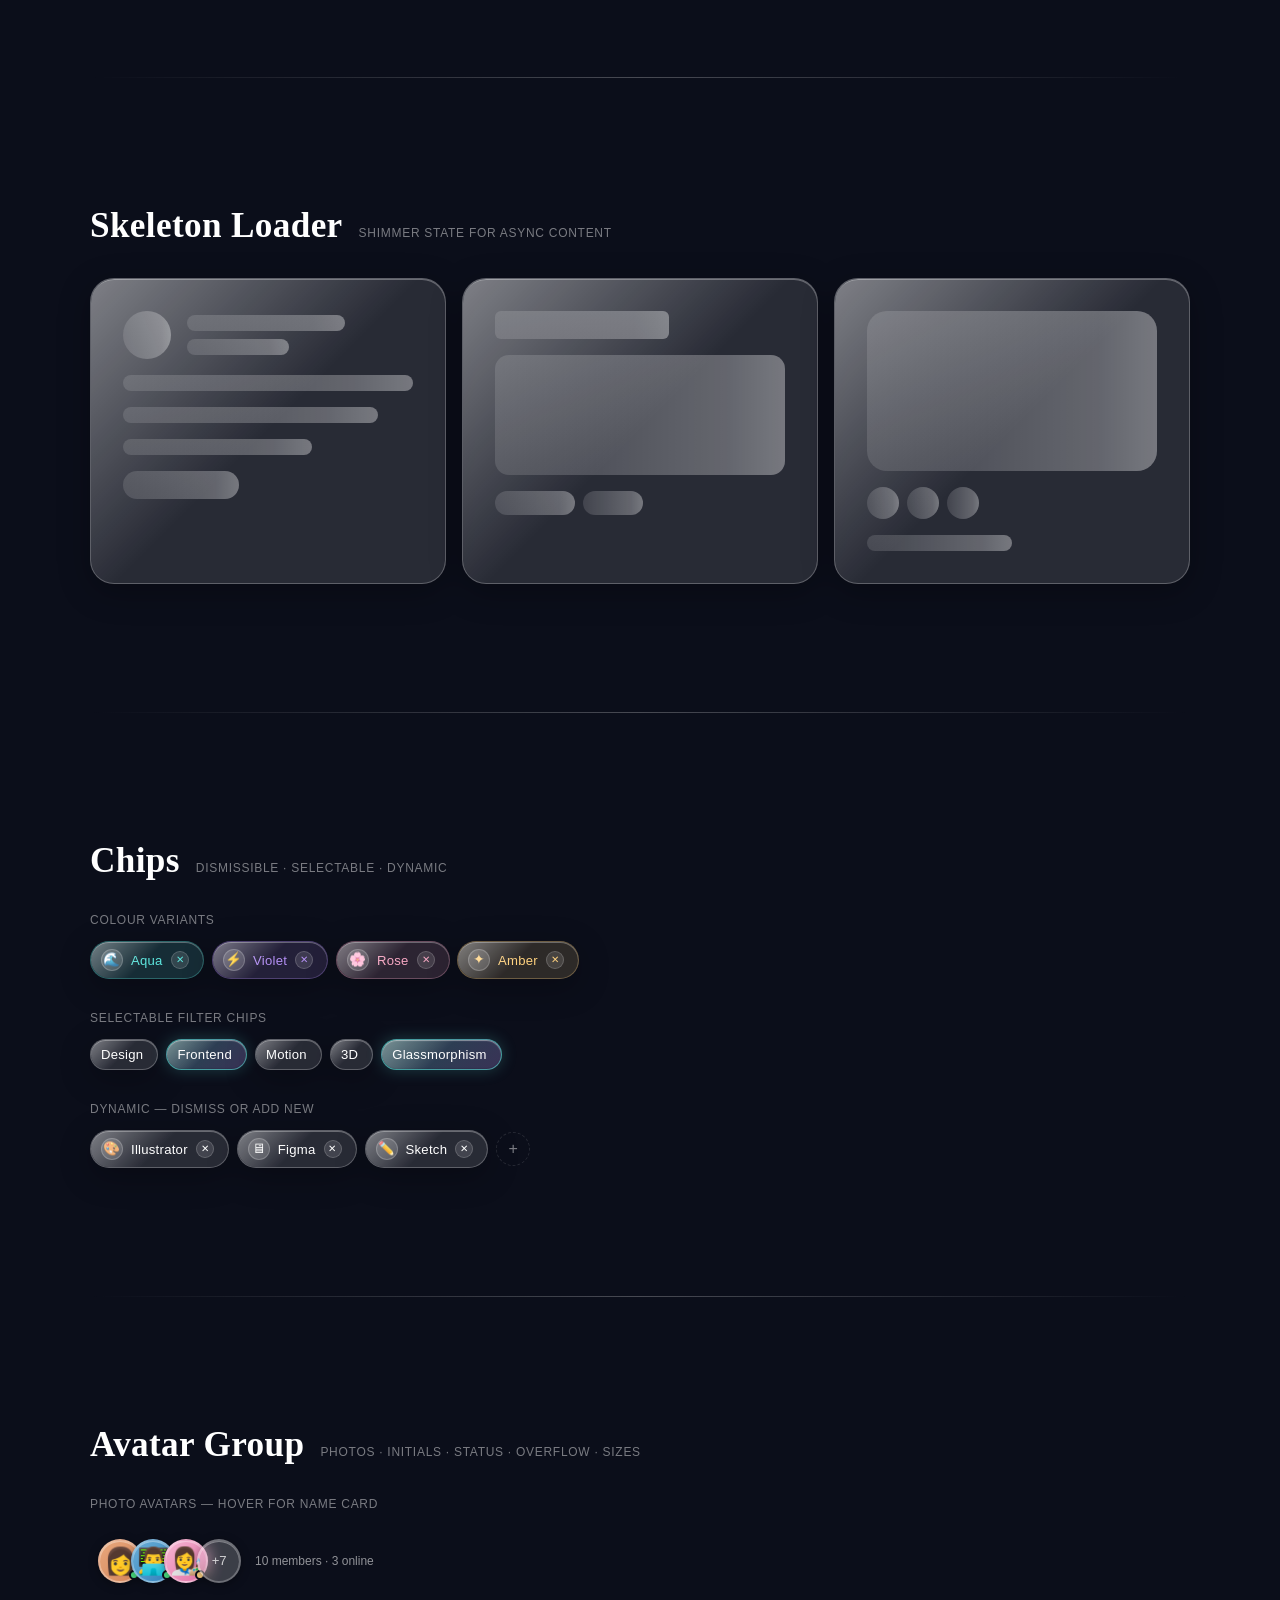
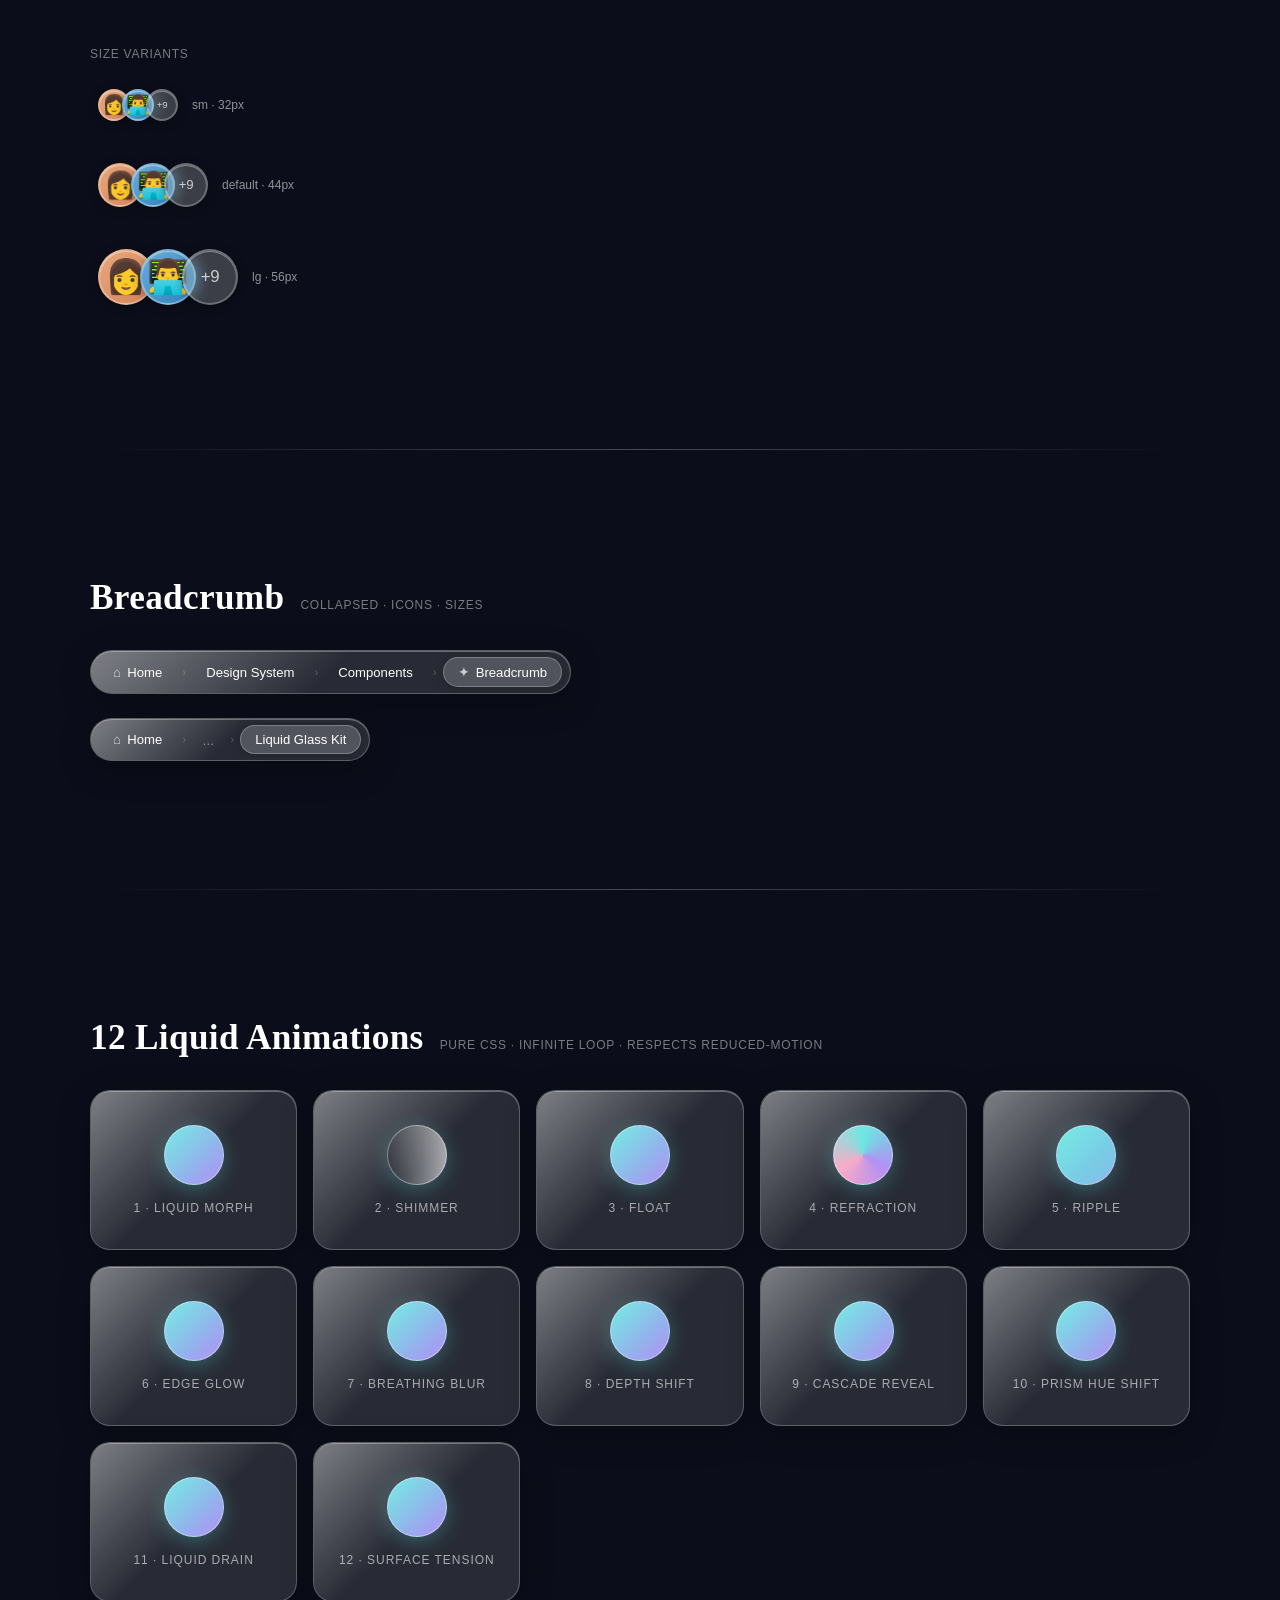
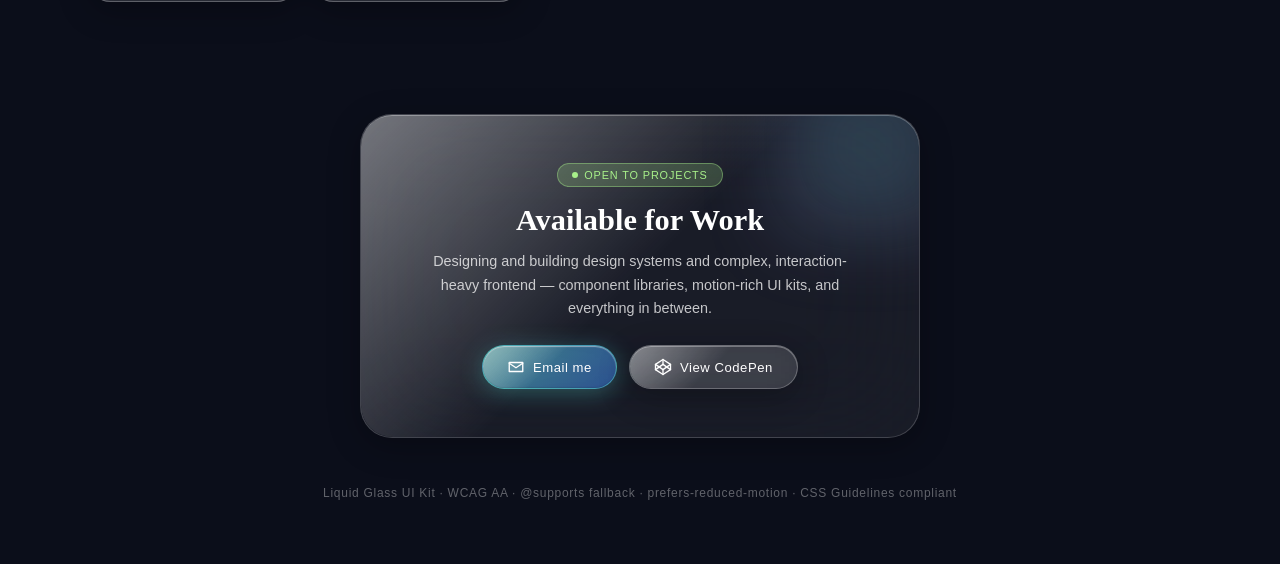
<file: glassStyleGuide.html>
<!DOCTYPE html>
<html lang="en">
<head>
  <meta charset="UTF-8">
  <meta name="viewport" content="width=device-width, initial-scale=1.0">
  <title>Liquid Glass UI Kit</title>
  <link rel="stylesheet" href="assets/css/style.css">
  <script src="assets/js/home.js" defer></script>
</head>
<body>
  <div class="scene" aria-hidden="true">
  <div class="scene__blob scene__blob--1"></div>
  <div class="scene__blob scene__blob--2"></div>
  <div class="scene__blob scene__blob--3"></div>
</div>

<!-- Theme toggle -->
<button class="glass glass-btn theme-toggle-btn" id="theme-toggle" aria-label="Toggle colour scheme" title="Toggle light / dark mode">
  <span class="icon-dark" aria-hidden="true">☀️</span>
  <span class="icon-light" aria-hidden="true">🌙</span>
</button>

<!-- Toast region (ARIA live) -->
<div class="glass-toast-region" id="toast-region" role="region" aria-label="Notifications" aria-live="polite"></div>

<main class="page">

  <!-- ─── HERO ─────────────────────────────────────────────────────────── -->
  <header class="hero">
    <span class="hero__kicker">Pure CSS · Glassmorphism · Liquid Glass</span>
    <h1 class="hero__title">Liquid Glass<br>UI Kit</h1>
    <p class="hero__sub">
      Complete design token system, 15+ accessible components, light/dark mode, 12 animations — zero dependencies.
    </p>

    <div class="hero__cta">
      <a href="#components" class="glass glass-btn glass-btn--primary">Explore Components →</a>
      <a href="#animations" class="glass glass-btn glass-btn--ghost">View Animations</a>
    </div>

    <div class="container stats">
      <div class="glass stats__item">
        <div class="stats__num">15+</div>
        <div class="stats__desc">Components</div>
      </div>
      <div class="glass stats__item">
        <div class="stats__num">12</div>
        <div class="stats__desc">Animations</div>
      </div>
      <div class="glass stats__item">
        <div class="stats__num">a11y</div>
        <div class="stats__desc">WCAG Compliant</div>
      </div>
    </div>
  </header>

  <div class="container page" id="components">

    <!-- ─── CARDS ──────────────────────────────────────────────────────── -->
    <section class="section">
      <div class="section__header">
        <h2 class="section__title">Glass Cards</h2>
        <span class="section__subtitle">Hover to interact</span>
      </div>
      <div class="card-grid">
        <div class="glass glass-card">
          <div class="glass-card__label">Component · 01</div>
          <h3 class="glass-card__title">Frosted Surface</h3>
          <p class="glass-card__body">Backdrop-filter blur creates depth without obscuring the vibrant background.</p>
          <div style="margin-top:20px"><span class="glass-badge glass-badge--aqua"><span class="glass-badge__dot"></span> Live</span></div>
        </div>
        <div class="glass glass--dark glass-card">
          <div class="glass-card__label">Component · 02</div>
          <h3 class="glass-card__title">Dark Glass</h3>
          <p class="glass-card__body">Darker tint for contrast-rich surfaces. Ideal over bright backgrounds.</p>
          <div style="margin-top:20px"><span class="glass-badge glass-badge--violet"><span class="glass-badge__dot"></span> Premium</span></div>
        </div>
        <div class="glass glass-card profile-card">
          <div class="profile-card__avatar">🌊</div>
          <div class="profile-card__name">Lyra Voss</div>
          <div class="profile-card__role">UI Designer · Berlin</div>
          <div class="progress-wrap" style="width:100%">
            <div class="progress-label"><span>Projects</span><span>87%</span></div>
            <div class="progress-bar">
              <div class="progress-bar__fill" style="width:87%"></div>
            </div>
          </div>
          <div class="progress-wrap" style="width:100%">
            <div class="progress-label"><span>Clarity</span><span>94%</span></div>
            <div class="progress-bar">
              <div class="progress-bar__fill" style="width:94%"></div>
            </div>
          </div>
        </div>
      </div>
    </section>

    <div class="divider"></div>

    <!-- ─── BUTTONS ────────────────────────────────────────────────────── -->
    <section class="section">
      <div class="section__header">
        <h2 class="section__title">Buttons</h2>
        <span class="section__subtitle">Glass · Ghost · Accent · Danger · Sizes</span>
      </div>
      <div style="display:flex;flex-direction:column;gap:16px">
        <div class="btn-row">
          <button class="glass glass-btn glass-btn--primary">Primary</button>
          <button class="glass glass-btn glass-btn--ghost">Ghost</button>
          <button class="glass glass-btn glass-btn--accent">Accent</button>
          <button class="glass glass-btn glass-btn--danger">Danger</button>
          <button class="glass glass-btn glass-btn--ghost" disabled>Disabled</button>
        </div>
        <div class="btn-row">
          <button class="glass glass-btn glass-btn--primary glass-btn--sm">Small</button>
          <button class="glass glass-btn glass-btn--primary">Default</button>
          <button class="glass glass-btn glass-btn--primary glass-btn--lg">Large</button>
        </div>
        <div class="btn-row">
          <div class="glass-tooltip-wrap">
            <button class="glass glass-btn glass-btn--icon glass-btn--primary" aria-label="Favourite">✦</button>
            <div class="glass glass-tooltip" role="tooltip">Favourite</div>
          </div>
          <div class="glass-tooltip-wrap">
            <button class="glass glass-btn glass-btn--icon glass-btn--ghost" aria-label="Refresh">⟳</button>
            <div class="glass glass-tooltip" role="tooltip">Refresh</div>
          </div>
          <div class="glass-tooltip-wrap">
            <button class="glass glass-btn glass-btn--icon glass-btn--accent" aria-label="Upload">⬆</button>
            <div class="glass glass-tooltip" role="tooltip">Upload</div>
          </div>
        </div>
      </div>
    </section>

    <div class="divider"></div>

    <!-- ─── NAVIGATION + TABS ──────────────────────────────────────────── -->
    <section class="section">
      <div class="section__header">
        <h2 class="section__title">Navigation & Tabs</h2>
        <span class="section__subtitle">Pill nav · Tab panels · Toggle</span>
      </div>
      <div style="display:flex;flex-direction:column;gap:var(--space-xl)">
        <nav class="glass glass-nav" aria-label="Main navigation">
          <span class="glass-nav__item glass-nav__item--active" tabindex="0">Discover</span>
          <span class="glass-nav__item" tabindex="0">Trending</span>
          <span class="glass-nav__item" tabindex="0">Collections</span>
          <span class="glass-nav__item" tabindex="0">Profile</span>
        </nav>

        <!-- Tabs with real content panels -->
        <div class="glass-tabs" id="demo-tabs">
          <div class="glass glass-tab-list" role="tablist" aria-label="Demo tabs">
            <button class="glass-tab" role="tab" aria-selected="true" aria-controls="tab-panel-1" id="tab-1">Overview</button>
            <button class="glass-tab" role="tab" aria-selected="false" aria-controls="tab-panel-2" id="tab-2">Specs</button>
            <button class="glass-tab" role="tab" aria-selected="false" aria-controls="tab-panel-3" id="tab-3">Examples</button>
          </div>
          <div id="tab-panel-1" class="glass glass-tab-panel is-active glass-card" role="tabpanel" aria-labelledby="tab-1">
            <h3 class="glass-card__title">Overview</h3>
            <p class="glass-card__body">Tab panels switch content without page navigation. Each panel is accessible via keyboard and ARIA roles, with an animated reveal on activation.</p>
          </div>
          <div id="tab-panel-2" class="glass glass-tab-panel glass-card" role="tabpanel" aria-labelledby="tab-2">
            <h3 class="glass-card__title">Technical Specs</h3>
            <p class="glass-card__body">Built on CSS custom properties with no JavaScript dependencies for pure display. The JS layer handles ARIA state updates and keyboard navigation (Arrow keys, Home, End).</p>
          </div>
          <div id="tab-panel-3" class="glass glass-tab-panel glass-card" role="tabpanel" aria-labelledby="tab-3">
            <h3 class="glass-card__title">Example Panels</h3>
            <p class="glass-card__body">Any content can live inside a tab panel — forms, data tables, cards, or rich media. The glass surface adapts to whatever's inside.</p>
          </div>
        </div>

        <div class="glass glass-toggle" role="group" aria-label="View toggle">
          <span class="glass-toggle__opt is-on" tabindex="0">Grid</span>
          <span class="glass-toggle__opt" tabindex="0">List</span>
          <span class="glass-toggle__opt" tabindex="0">Map</span>
        </div>
      </div>
    </section>

    <div class="divider"></div>

    <!-- ─── DROPDOWN ──────────────────────────────────────────────────── -->
    <section class="section">
      <div class="section__header">
        <h2 class="section__title">Dropdown</h2>
        <span class="section__subtitle">Custom menu · Keyboard accessible</span>
      </div>
      <div style="display:flex;flex-wrap:wrap;gap:var(--space-md);align-items:flex-start">

        <div class="glass-dropdown" id="dd-actions">
          <button class="glass glass-btn glass-btn--ghost glass-dropdown-trigger" aria-haspopup="true" aria-expanded="false">
            Actions <span class="glass-dropdown-trigger-arrow">▾</span>
          </button>
          <div class="glass glass-dropdown-menu" role="menu">
            <button class="glass-dropdown-item" role="menuitem">✏️ Edit</button>
            <button class="glass-dropdown-item" role="menuitem">📋 Duplicate</button>
            <button class="glass-dropdown-item" role="menuitem">🔗 Share</button>
            <div class="glass-dropdown-divider"></div>
            <button class="glass-dropdown-item glass-dropdown-item--danger" role="menuitem">🗑 Delete</button>
          </div>
        </div>

        <div class="glass-dropdown" id="dd-sort">
          <button class="glass glass-btn glass-btn--primary glass-dropdown-trigger" aria-haspopup="true" aria-expanded="false">
            Sort by: Name <span class="glass-dropdown-trigger-arrow">▾</span>
          </button>
          <div class="glass glass-dropdown-menu" role="menu">
            <button class="glass-dropdown-item is-active" role="menuitem">Name ↑</button>
            <button class="glass-dropdown-item" role="menuitem">Name ↓</button>
            <button class="glass-dropdown-item" role="menuitem">Date modified</button>
            <button class="glass-dropdown-item" role="menuitem">File size</button>
          </div>
        </div>

      </div>
    </section>

    <div class="divider"></div>

    <!-- ─── FORM CONTROLS ─────────────────────────────────────────────── -->
    <section class="section">
      <div class="section__header">
        <h2 class="section__title">Form Controls</h2>
        <span class="section__subtitle">Checkbox · Radio · Switch · Select · Input</span>
      </div>
      <div class="glass glass-form">
        <div class="glass-form__row">
          <div>
            <label>First Name</label>
            <div class="glass-input-wrap">
              <input class="glass-input" placeholder="Lyra" aria-label="First name">
            </div>
          </div>
          <div>
            <label>Last Name</label>
            <div class="glass-input-wrap">
              <input class="glass-input" placeholder="Voss" aria-label="Last name">
            </div>
          </div>
        </div>

        <div class="glass-form__row glass-form__row--full">
          <div>
            <label>Email <span style="color:#f87171">*</span></label>
            <div class="glass-input-wrap">
              <input class="glass-input" type="email" placeholder="lyra@cosmos.io" aria-label="Email" required>
              <span class="glass-input-icon">✉</span>
            </div>
          </div>
        </div>

        <div class="glass-form__row glass-form__row--full">
          <div>
            <label>Role</label>
            <select class="glass-select" aria-label="Select role">
              <option value="">Choose a role…</option>
              <option value="design">UI Designer</option>
              <option value="eng">Frontend Engineer</option>
              <option value="pm">Product Manager</option>
              <option value="motion">Motion Designer</option>
            </select>
          </div>
        </div>

        <div class="glass-form__row glass-form__row--full">
          <div>
            <label>Message</label>
            <textarea class="glass-textarea" placeholder="Write something…" aria-label="Message"></textarea>
          </div>
        </div>

        <div class="glass-form__row">
          <div>
            <label style="margin-bottom:var(--space-sm)">Interests</label>
            <div class="glass-check-group">
              <label class="glass-check-label">
                <input type="checkbox" checked aria-label="Design">
                <span class="glass-check-box"></span>
                Design
              </label>
              <label class="glass-check-label">
                <input type="checkbox" aria-label="Motion">
                <span class="glass-check-box"></span>
                Motion
              </label>
              <label class="glass-check-label">
                <input type="checkbox" checked aria-label="Frontend">
                <span class="glass-check-box"></span>
                Frontend
              </label>
            </div>
          </div>
          <div>
            <label style="margin-bottom:var(--space-sm)">Preferred contact</label>
            <div class="glass-check-group">
              <label class="glass-check-label">
                <input type="radio" name="contact" value="email" checked aria-label="Email">
                <span class="glass-radio-box"></span>
                Email
              </label>
              <label class="glass-check-label">
                <input type="radio" name="contact" value="slack" aria-label="Slack">
                <span class="glass-radio-box"></span>
                Slack
              </label>
              <label class="glass-check-label">
                <input type="radio" name="contact" value="phone" aria-label="Phone">
                <span class="glass-radio-box"></span>
                Phone
              </label>
            </div>
          </div>
        </div>

        <div class="glass-form__row">
          <div>
            <label style="margin-bottom:var(--space-sm)">Preferences</label>
            <div style="display:flex;flex-direction:column;gap:var(--space-sm)">
              <label class="glass-switch-label">
                <input type="checkbox" checked aria-label="Email notifications">
                <span class="glass-switch-track"><span class="glass-switch-thumb"></span></span>
                Email notifications
              </label>
              <label class="glass-switch-label">
                <input type="checkbox" aria-label="Dark mode">
                <span class="glass-switch-track"><span class="glass-switch-thumb"></span></span>
                Dark mode
              </label>
              <label class="glass-switch-label">
                <input type="checkbox" checked aria-label="Analytics">
                <span class="glass-switch-track"><span class="glass-switch-thumb"></span></span>
                Analytics
              </label>
            </div>
          </div>
          <div>
            <label>Blur intensity <span id="blur-val">50</span>%</label>
            <input class="glass-range" type="range" min="0" max="100" value="50" aria-label="Blur intensity" oninput="document.getElementById('blur-val').textContent=this.value">
          </div>
        </div>

        <button class="glass glass-btn glass-btn--primary" style="width:100%;justify-content:center" type="submit">
          Submit Form
        </button>
      </div>
    </section>

    <div class="divider"></div>

    <!-- ─── ACCORDION ─────────────────────────────────────────────────── -->
    <section class="section">
      <div class="section__header">
        <h2 class="section__title">Accordion</h2>
        <span class="section__subtitle">Click to expand</span>
      </div>
      <div class="glass-accordion" id="accordion">

        <div class="glass glass-accordion-item is-open">
          <button class="glass-accordion-trigger" aria-expanded="true" aria-controls="acc-1">
            What is Liquid Glass?
            <span class="glass-accordion-icon" aria-hidden="true">▾</span>
          </button>
          <div class="glass-accordion-body" id="acc-1" role="region">
            <div class="glass-accordion-content">
              Liquid Glass is a CSS design language built around backdrop-filter blur, translucent surfaces, and reflective gradients — creating the illusion of physical depth on digital screens.
            </div>
          </div>
        </div>

        <div class="glass glass-accordion-item">
          <button class="glass-accordion-trigger" aria-expanded="false" aria-controls="acc-2">
            Browser support?
            <span class="glass-accordion-icon" aria-hidden="true">▾</span>
          </button>
          <div class="glass-accordion-body" id="acc-2" role="region">
            <div class="glass-accordion-content">
              backdrop-filter is supported in all modern browsers. A <code style="opacity:.8">@supports</code> fallback is included for older Firefox, providing a semi-transparent solid surface instead of blur.
            </div>
          </div>
        </div>

        <div class="glass glass-accordion-item">
          <button class="glass-accordion-trigger" aria-expanded="false" aria-controls="acc-3">
            How do I theme it?
            <span class="glass-accordion-icon" aria-hidden="true">▾</span>
          </button>
          <div class="glass-accordion-body" id="acc-3" role="region">
            <div class="glass-accordion-content">
              All values are CSS custom properties. Toggle <code style="opacity:.8">data-theme="light"</code> on the <code style="opacity:.8">&lt;html&gt;</code> element to switch the entire palette instantly. Override individual tokens in a local scope for component-level theming.
            </div>
          </div>
        </div>

        <div class="glass glass-accordion-item">
          <button class="glass-accordion-trigger" aria-expanded="false" aria-controls="acc-4">
            Is it accessible?
            <span class="glass-accordion-icon" aria-hidden="true">▾</span>
          </button>
          <div class="glass-accordion-body" id="acc-4" role="region">
            <div class="glass-accordion-content">
              Yes. All interactive elements have ARIA roles, keyboard support, and visible :focus-visible outlines. prefers-reduced-motion disables all animations. Colour contrast meets WCAG AA on both themes.
            </div>
          </div>
        </div>

      </div>
    </section>

    <div class="divider"></div>

    <!-- ─── STEPPER ────────────────────────────────────────────────────── -->
    <section class="section">
      <div class="section__header">
        <h2 class="section__title">Stepper</h2>
        <span class="section__subtitle">Multi-step flow · Horizontal &amp; vertical</span>
      </div>
      <div style="display:flex;flex-direction:column;gap:var(--space-2xl)">

        <div>
          <p class="section__subtitle" style="margin-bottom:var(--space-md)">Horizontal stepper</p>
          <div class="glass-stepper" id="stepper-h">
            <div class="glass-step is-complete">
              <div class="glass-step__inner" style="display:flex;align-items:center;gap:8px">
                <div class="glass-step__node" aria-label="Step 1: Account — complete">✓</div>
                <span class="glass-step__label">Account</span>
              </div>
              <div class="glass-step__connector"></div>
            </div>
            <div class="glass-step is-complete">
              <div class="glass-step__inner" style="display:flex;align-items:center;gap:8px">
                <div class="glass-step__node" aria-label="Step 2: Profile — complete">✓</div>
                <span class="glass-step__label">Profile</span>
              </div>
              <div class="glass-step__connector"></div>
            </div>
            <div class="glass-step is-active">
              <div class="glass-step__inner" style="display:flex;align-items:center;gap:8px">
                <div class="glass-step__node" aria-label="Step 3: Billing — current" aria-current="step">3</div>
                <span class="glass-step__label">Billing</span>
              </div>
              <div class="glass-step__connector"></div>
            </div>
            <div class="glass-step">
              <div class="glass-step__inner" style="display:flex;align-items:center;gap:8px">
                <div class="glass-step__node" aria-label="Step 4: Review — pending">4</div>
                <span class="glass-step__label">Review</span>
              </div>
            </div>
          </div>
          <div class="btn-row" style="margin-top:var(--space-md)">
            <button class="glass glass-btn glass-btn--ghost glass-btn--sm" id="stepper-prev">← Prev</button>
            <button class="glass glass-btn glass-btn--primary glass-btn--sm" id="stepper-next">Next →</button>
          </div>
        </div>

        <div>
          <p class="section__subtitle" style="margin-bottom:var(--space-md)">Vertical stepper</p>
          <div class="glass-stepper glass-stepper--vertical">
            <div class="glass-step is-complete">
              <div class="glass-step__inner">
                <div class="glass-step__node" aria-label="Step 1 — complete">✓</div>
                <span class="glass-step__label">Create account</span>
              </div>
              <div class="glass-step__connector"></div>
            </div>
            <div class="glass-step is-active">
              <div class="glass-step__inner">
                <div class="glass-step__node" aria-label="Step 2 — current" aria-current="step">2</div>
                <span class="glass-step__label">Verify email</span>
              </div>
              <div class="glass-step__connector"></div>
            </div>
            <div class="glass-step">
              <div class="glass-step__inner">
                <div class="glass-step__node" aria-label="Step 3 — pending">3</div>
                <span class="glass-step__label">Set up workspace</span>
              </div>
            </div>
          </div>
        </div>

      </div>
    </section>

    <div class="divider"></div>

    <!-- ─── DATA TABLE ─────────────────────────────────────────────────── -->
    <section class="section">
      <div class="section__header">
        <h2 class="section__title">Data Table</h2>
        <span class="section__subtitle">Sortable · Hover rows · Status badges</span>
      </div>
      <div class="glass glass-table-wrap" id="data-table-wrap">

        <!-- Toolbar -->
        <div class="glass-table-toolbar">
          <span class="glass-table-toolbar__title">Team Members</span>
          <span class="glass-table-toolbar__count" id="tbl-count">5 members</span>
          <div class="glass-table-search">
            <span class="glass-table-search__icon">🔍</span>
            <input class="glass-table-search__input" type="search" placeholder="Search members…" id="tbl-search" aria-label="Search members">
          </div>
          <button class="glass glass-btn glass-btn--ghost glass-btn--sm" id="tbl-add-btn" style="white-space:nowrap">+ Invite</button>
        </div>

        <!-- Bulk action bar -->
        <div class="glass-table-bulk" id="tbl-bulk" role="status" aria-live="polite">
          <span class="glass-table-bulk__count" id="tbl-bulk-count">0 selected</span>
          <button class="glass glass-btn glass-btn--ghost glass-btn--sm">📋 Export</button>
          <button class="glass glass-btn glass-btn--danger glass-btn--sm">🗑 Remove</button>
          <button class="glass glass-btn glass-btn--ghost glass-btn--sm" id="tbl-deselect" style="margin-left:auto">✕ Clear</button>
        </div>

        <!-- Table -->
        <table class="glass-table" id="glass-table" aria-label="Team members">
          <thead>
            <tr>
              <th class="col-check" scope="col">
                <input type="checkbox" class="glass-table-check" id="tbl-check-all" aria-label="Select all rows">
              </th>
              <th scope="col" data-col="name" class="is-sorted">
                Member <span class="glass-table__sort-icon">↑</span>
              </th>
              <th scope="col" data-col="role">Role</th>
              <th scope="col" data-col="status">Status</th>
              <th scope="col" data-col="projects" class="glass-table__cell--num">
                Projects <span class="glass-table__sort-icon">↕</span>
              </th>
              <th scope="col" data-col="score" class="glass-table__cell--num">
                Score <span class="glass-table__sort-icon">↕</span>
              </th>
              <th scope="col" style="width:48px"></th>
            </tr>
          </thead>
          <tbody id="tbl-body">
            <tr data-id="1">
              <td class="col-check" data-label="Select">
                <input type="checkbox" class="glass-table-check" aria-label="Select Lyra Voss">
              </td>
              <td data-label="Member">
                <div class="glass-table-member">
                  <div class="glass-table-avatar" style="background:linear-gradient(135deg,#e8a87c,#d4845a)">👩</div>
                  <div class="glass-table-member__info">
                    <span class="glass-table-member__name">Lyra Voss</span>
                    <span class="glass-table-member__email">lyra@cosmos.io</span>
                  </div>
                </div>
              </td>
              <td data-label="Role">UI Designer</td>
              <td data-label="Status"><span class="glass-badge glass-badge--lime"><span class="glass-badge__dot"></span>Online</span></td>
              <td class="glass-table__cell--num" data-label="Projects">12</td>
              <td class="glass-table__cell--num" data-label="Score">
                <div class="glass-table-score">
                  <div class="glass-table-score__bar">
                    <div class="glass-table-score__fill" style="width:97%"></div>
                  </div>
                  <span class="glass-table-score__num">97</span>
                </div>
              </td>
              <td>
                <button class="glass-table-action" aria-label="Actions for Lyra Voss">⋯</button>
              </td>
            </tr>

            <tr data-id="2">
              <td class="col-check" data-label="Select">
                <input type="checkbox" class="glass-table-check" aria-label="Select Marc Dubois">
              </td>
              <td data-label="Member">
                <div class="glass-table-member">
                  <div class="glass-table-avatar" style="background:linear-gradient(135deg,#6baed6,#3182bd)">👨‍💻</div>
                  <div class="glass-table-member__info">
                    <span class="glass-table-member__name">Marc Dubois</span>
                    <span class="glass-table-member__email">marc@cosmos.io</span>
                  </div>
                </div>
              </td>
              <td data-label="Role">Frontend Eng</td>
              <td data-label="Status"><span class="glass-badge glass-badge--lime"><span class="glass-badge__dot"></span>Online</span></td>
              <td class="glass-table__cell--num" data-label="Projects">8</td>
              <td class="glass-table__cell--num" data-label="Score">
                <div class="glass-table-score">
                  <div class="glass-table-score__bar">
                    <div class="glass-table-score__fill" style="width:89%"></div>
                  </div>
                  <span class="glass-table-score__num">89</span>
                </div>
              </td>
              <td>
                <button class="glass-table-action" aria-label="Actions for Marc Dubois">⋯</button>
              </td>
            </tr>

            <tr data-id="3">
              <td class="col-check" data-label="Select">
                <input type="checkbox" class="glass-table-check" aria-label="Select Sara Kim">
              </td>
              <td data-label="Member">
                <div class="glass-table-member">
                  <div class="glass-table-avatar" style="background:linear-gradient(135deg,#f7b7d3,#e06fa4)">👩‍🎨</div>
                  <div class="glass-table-member__info">
                    <span class="glass-table-member__name">Sara Kim</span>
                    <span class="glass-table-member__email">sara@cosmos.io</span>
                  </div>
                </div>
              </td>
              <td data-label="Role">Motion</td>
              <td data-label="Status"><span class="glass-badge glass-badge--amber">Away</span></td>
              <td class="glass-table__cell--num" data-label="Projects">5</td>
              <td class="glass-table__cell--num" data-label="Score">
                <div class="glass-table-score">
                  <div class="glass-table-score__bar">
                    <div class="glass-table-score__fill" style="width:84%"></div>
                  </div>
                  <span class="glass-table-score__num">84</span>
                </div>
              </td>
              <td>
                <button class="glass-table-action" aria-label="Actions for Sara Kim">⋯</button>
              </td>
            </tr>

            <tr data-id="4">
              <td class="col-check" data-label="Select">
                <input type="checkbox" class="glass-table-check" aria-label="Select Omar Reyes">
              </td>
              <td data-label="Member">
                <div class="glass-table-member">
                  <div class="glass-table-avatar" style="background:linear-gradient(135deg,#9ecb8a,#4c9e3f)">👨‍🔬</div>
                  <div class="glass-table-member__info">
                    <span class="glass-table-member__name">Omar Reyes</span>
                    <span class="glass-table-member__email">omar@cosmos.io</span>
                  </div>
                </div>
              </td>
              <td data-label="Role">Backend Eng</td>
              <td data-label="Status"><span class="glass-badge glass-badge--violet">Offline</span></td>
              <td class="glass-table__cell--num" data-label="Projects">9</td>
              <td class="glass-table__cell--num" data-label="Score">
                <div class="glass-table-score">
                  <div class="glass-table-score__bar">
                    <div class="glass-table-score__fill" style="width:91%"></div>
                  </div>
                  <span class="glass-table-score__num">91</span>
                </div>
              </td>
              <td>
                <button class="glass-table-action" aria-label="Actions for Omar Reyes">⋯</button>
              </td>
            </tr>

            <tr data-id="5">
              <td class="col-check" data-label="Select">
                <input type="checkbox" class="glass-table-check" aria-label="Select Ines Hartmann">
              </td>
              <td data-label="Member">
                <div class="glass-table-member">
                  <div class="glass-table-avatar" style="background:linear-gradient(135deg,#c5b0e8,#8a63cc)">👩‍💼</div>
                  <div class="glass-table-member__info">
                    <span class="glass-table-member__name">Ines Hartmann</span>
                    <span class="glass-table-member__email">ines@cosmos.io</span>
                  </div>
                </div>
              </td>
              <td data-label="Role">Product</td>
              <td data-label="Status"><span class="glass-badge glass-badge--lime"><span class="glass-badge__dot"></span>Online</span></td>
              <td class="glass-table__cell--num" data-label="Projects">14</td>
              <td class="glass-table__cell--num" data-label="Score">
                <div class="glass-table-score">
                  <div class="glass-table-score__bar">
                    <div class="glass-table-score__fill" style="width:99%"></div>
                  </div>
                  <span class="glass-table-score__num">99</span>
                </div>
              </td>
              <td>
                <button class="glass-table-action" aria-label="Actions for Ines Hartmann">⋯</button>
              </td>
            </tr>
          </tbody>
        </table>

        <!-- Pagination -->
        <div class="glass-table-pagination">
          <span class="glass-table-pagination__info" id="tbl-page-info">Showing 1–5 of 5</span>
          <div class="glass-table-pagination__controls">
            <button class="glass-table-page-btn" id="tbl-prev" aria-label="Previous page" disabled>‹</button>
            <button class="glass-table-page-btn is-active" aria-label="Page 1" aria-current="page">1</button>
            <button class="glass-table-page-btn" aria-label="Page 2">2</button>
            <button class="glass-table-page-btn" aria-label="Page 3">3</button>
            <button class="glass-table-page-btn" id="tbl-next" aria-label="Next page">›</button>
          </div>
        </div>

      </div>
    </section>

    <div class="divider"></div>

    <!-- ─── TOAST ─────────────────────────────────────────────────────── -->
    <section class="section">
      <div class="section__header">
        <h2 class="section__title">Toast / Snackbar</h2>
        <span class="section__subtitle">Animated entry · Auto-dismiss · Click to close</span>
      </div>
      <div class="toast-demo-row">
        <button class="glass glass-btn glass-btn--ghost" data-toast="success" data-toast-title="Saved!" data-toast-desc="Your changes have been saved.">✓ Success</button>
        <button class="glass glass-btn glass-btn--ghost" data-toast="error" data-toast-title="Error" data-toast-desc="Something went wrong. Try again.">✕ Error</button>
        <button class="glass glass-btn glass-btn--ghost" data-toast="warning" data-toast-title="Warning" data-toast-desc="You're running low on storage.">⚠ Warning</button>
        <button class="glass glass-btn glass-btn--ghost" data-toast="info" data-toast-title="New update" data-toast-desc="v2.1.0 is available now.">ℹ Info</button>
      </div>
    </section>

    <div class="divider"></div>

    <!-- ─── BADGES & TAGS ──────────────────────────────────────────────── -->
    <section class="section">
      <div class="section__header">
        <h2 class="section__title">Badges &amp; Tags</h2>
        <span class="section__subtitle">All colour variants</span>
      </div>
      <div style="display:flex;flex-direction:column;gap:var(--space-md)">
        <div class="btn-row">
          <span class="glass-badge glass-badge--aqua"><span class="glass-badge__dot"></span>Active</span>
          <span class="glass-badge glass-badge--violet"><span class="glass-badge__dot"></span>Premium</span>
          <span class="glass-badge glass-badge--rose">New</span>
          <span class="glass-badge glass-badge--amber">Beta</span>
          <span class="glass-badge glass-badge--lime"><span class="glass-badge__dot"></span>Online</span>
          <span class="glass-badge glass-badge--error">Error</span>
        </div>
        <div class="tags-row">
          <span class="glass-tag">glassmorphism</span>
          <span class="glass-tag">liquid glass</span>
          <span class="glass-tag">backdrop-filter</span>
          <span class="glass-tag">blur effects</span>
          <span class="glass-tag">CSS animations</span>
          <span class="glass-tag">zero deps</span>
          <span class="glass-tag">WCAG 2.1 AA</span>
        </div>
      </div>
    </section>

    <div class="divider"></div>

    <!-- ─── NOTIFICATIONS ─────────────────────────────────────────────── -->
    <section class="section">
      <div class="section__header">
        <h2 class="section__title">Notifications</h2>
        <span class="section__subtitle">Hover to slide</span>
      </div>
      <div>
        <div class="glass notif" role="alert">
          <div class="notif__icon notif__icon--aqua">🌊</div>
          <div>
            <div class="notif__title">New message from Lyra</div>
            <div class="notif__desc">The glass effect looks stunning on mobile…</div>
          </div>
          <span class="notif__time">2m ago</span>
        </div>
        <div class="glass notif">
          <div class="notif__icon notif__icon--violet">⚡</div>
          <div>
            <div class="notif__title">Build complete</div>
            <div class="notif__desc">UI Kit compiled successfully — 0 errors.</div>
          </div>
          <span class="notif__time">8m ago</span>
        </div>
        <div class="glass notif">
          <div class="notif__icon notif__icon--amber">✦</div>
          <div>
            <div class="notif__title">New component added</div>
            <div class="notif__desc">glass-modal is ready. Check the docs.</div>
          </div>
          <span class="notif__time">1h ago</span>
        </div>
      </div>
    </section>

    <div class="divider"></div>

    <!-- ─── MODAL ─────────────────────────────────────────────────────── -->
    <section class="section">
      <div class="section__header">
        <h2 class="section__title">Modal</h2>
        <span class="section__subtitle">Focus trap · ARIA · Liquid entry</span>
      </div>
      <button class="glass glass-btn glass-btn--primary" id="modal-open">Open Modal →</button>
    </section>

    <div class="glass-modal-backdrop" id="modal-backdrop" role="dialog" aria-modal="true" aria-labelledby="modal-title" inert>
      <div class="glass-modal">
        <button class="glass-modal__close" id="modal-close" aria-label="Close dialog">✕</button>

        <div class="glass-modal__header">
          <div class="glass-card__label">Dialog · Liquid Glass</div>
          <h3 class="glass-card__title" id="modal-title">Frosted Overlay</h3>
        </div>

        <div class="glass-modal__body">
          <p class="glass-card__body">This modal uses a dedicated opaque surface — not a transparent glass panel — so text is always readable regardless of what's behind it. An accent gradient stripe marks the top edge, and the entry uses a liquid spring curve.</p>
          <div style="margin-top:var(--space-md); padding:var(--space-md); border-radius:var(--radius-md); background:rgba(94,231,223,.08); border:1px solid rgba(94,231,223,.18);">
            <p style="font-size:var(--text-sm); opacity:.80; line-height:1.6;">Focus is trapped inside while the modal is open. <kbd style="padding:2px 6px; border-radius:4px; font-size:.75rem; border:1px solid rgba(255,255,255,.2); background:rgba(255,255,255,.1)">Tab</kbd> cycles through buttons, <kbd style="padding:2px 6px; border-radius:4px; font-size:.75rem; border:1px solid rgba(255,255,255,.2); background:rgba(255,255,255,.1)">Esc</kbd> closes.</p>
          </div>
        </div>

        <div class="glass-modal__footer">
          <button class="glass glass-btn glass-btn--primary" id="modal-confirm">Confirm</button>
          <button class="glass glass-btn glass-btn--ghost" id="modal-cancel">Cancel</button>
        </div>
      </div>
    </div>

    <div class="divider"></div>

    <!-- ─── SKELETON ──────────────────────────────────────────────────── -->
    <section class="section">
      <div class="section__header">
        <h2 class="section__title">Skeleton Loader</h2>
        <span class="section__subtitle">Shimmer state for async content</span>
      </div>
      <div class="card-grid">
        <!-- Skeleton card -->
        <div class="glass skeleton-layout">
          <div class="skeleton-row">
            <div class="skeleton skeleton--circle" style="width:48px;height:48px;flex-shrink:0"></div>
            <div class="skeleton-lines">
              <div class="skeleton skeleton--text" style="width:70%"></div>
              <div class="skeleton skeleton--text" style="width:45%"></div>
            </div>
          </div>
          <div class="skeleton skeleton--text" style="width:100%"></div>
          <div class="skeleton skeleton--text" style="width:88%"></div>
          <div class="skeleton skeleton--text" style="width:65%"></div>
          <div class="skeleton skeleton--text" style="width:40%;height:28px;border-radius:var(--radius-full)"></div>
        </div>
        <!-- Second skeleton -->
        <div class="glass skeleton-layout">
          <div class="skeleton skeleton--heading" style="width:60%"></div>
          <div class="skeleton skeleton--text" style="width:100%;height:120px;border-radius:var(--radius-md)"></div>
          <div class="skeleton-row" style="gap:8px">
            <div class="skeleton skeleton--text" style="width:80px;height:24px;border-radius:var(--radius-full)"></div>
            <div class="skeleton skeleton--text" style="width:60px;height:24px;border-radius:var(--radius-full)"></div>
          </div>
        </div>
        <!-- Third skeleton -->
        <div class="glass skeleton-layout">
          <div class="skeleton skeleton--text" style="width:100%;height:160px;border-radius:var(--radius-lg)"></div>
          <div class="skeleton-row" style="gap:8px">
            <div class="skeleton skeleton--circle" style="width:32px;height:32px;flex-shrink:0"></div>
            <div class="skeleton skeleton--circle" style="width:32px;height:32px;flex-shrink:0"></div>
            <div class="skeleton skeleton--circle" style="width:32px;height:32px;flex-shrink:0"></div>
          </div>
          <div class="skeleton skeleton--text" style="width:50%"></div>
        </div>
      </div>
    </section>

    <div class="divider"></div>

    <!-- ─── CHIPS ─────────────────────────────────────────────────────── -->
    <section class="section" id="chips">
      <div class="section__header">
        <h2 class="section__title">Chips</h2>
        <span class="section__subtitle">Dismissible · Selectable · Dynamic</span>
      </div>
      <div style="display:flex;flex-direction:column;gap:var(--space-xl)">
        <div>
          <p class="section__subtitle" style="margin-bottom:14px">Colour variants</p>
          <div class="glass-chip-group">
            <span class="glass glass-chip glass-chip--aqua is-entering">
              <span class="glass-chip__icon">🌊</span>
              <span class="glass-chip__label">Aqua</span>
              <span class="glass-chip__dismiss" role="button" aria-label="Remove Aqua">✕</span>
            </span>
            <span class="glass glass-chip glass-chip--violet is-entering" style="animation-delay:.06s">
              <span class="glass-chip__icon">⚡</span>
              <span class="glass-chip__label">Violet</span>
              <span class="glass-chip__dismiss" role="button" aria-label="Remove Violet">✕</span>
            </span>
            <span class="glass glass-chip glass-chip--rose is-entering" style="animation-delay:.12s">
              <span class="glass-chip__icon">🌸</span>
              <span class="glass-chip__label">Rose</span>
              <span class="glass-chip__dismiss" role="button" aria-label="Remove Rose">✕</span>
            </span>
            <span class="glass glass-chip glass-chip--amber is-entering" style="animation-delay:.18s">
              <span class="glass-chip__icon">✦</span>
              <span class="glass-chip__label">Amber</span>
              <span class="glass-chip__dismiss" role="button" aria-label="Remove Amber">✕</span>
            </span>
          </div>
        </div>
        <div>
          <p class="section__subtitle" style="margin-bottom:14px">Selectable filter chips</p>
          <div class="glass-chip-group" id="filter-chips" role="group" aria-label="Filter chips">
            <span class="glass glass-chip js-selectable" role="checkbox" aria-checked="false" tabindex="0" data-value="design"><span class="glass-chip__label">Design</span></span>
            <span class="glass glass-chip js-selectable is-selected" role="checkbox" aria-checked="true" tabindex="0" data-value="frontend"><span class="glass-chip__label">Frontend</span></span>
            <span class="glass glass-chip js-selectable" role="checkbox" aria-checked="false" tabindex="0" data-value="motion"><span class="glass-chip__label">Motion</span></span>
            <span class="glass glass-chip js-selectable" role="checkbox" aria-checked="false" tabindex="0" data-value="3d"><span class="glass-chip__label">3D</span></span>
            <span class="glass glass-chip js-selectable is-selected" role="checkbox" aria-checked="true" tabindex="0" data-value="glassmorphism"><span class="glass-chip__label">Glassmorphism</span></span>
          </div>
        </div>
        <div>
          <p class="section__subtitle" style="margin-bottom:14px">Dynamic — dismiss or add new</p>
          <div class="glass-chip-group" id="dynamic-chips" aria-label="Dynamic chips">
            <span class="glass glass-chip" data-chip><span class="glass-chip__icon">🎨</span><span class="glass-chip__label">Illustrator</span><span class="glass-chip__dismiss" role="button" aria-label="Remove Illustrator">✕</span></span>
            <span class="glass glass-chip" data-chip><span class="glass-chip__icon">🖥</span><span class="glass-chip__label">Figma</span><span class="glass-chip__dismiss" role="button" aria-label="Remove Figma">✕</span></span>
            <span class="glass glass-chip" data-chip><span class="glass-chip__icon">✏️</span><span class="glass-chip__label">Sketch</span><span class="glass-chip__dismiss" role="button" aria-label="Remove Sketch">✕</span></span>
            <button class="glass-chip-add" id="chip-add-btn" title="Add chip" aria-label="Add chip">+</button>
          </div>
        </div>
      </div>
    </section>

    <div class="divider"></div>

    <!-- ─── AVATAR GROUP ──────────────────────────────────────────────── -->
    <section class="section" id="avatars">
      <div class="section__header">
        <h2 class="section__title">Avatar Group</h2>
        <span class="section__subtitle">Photos · Initials · Status · Overflow · Sizes</span>
      </div>
      <div style="display:flex;flex-direction:column;gap:var(--space-2xl)">
        <div>
          <p class="section__subtitle" style="margin-bottom:18px">Photo avatars — hover for name card</p>
          <div class="glass-avatar-group">
            <div class="glass-avatar glass-avatar--photo" style="--from:#e8a87c;--to:#d4845a" tabindex="0" aria-label="Lyra Voss, UI Design, online">
              <div class="glass-avatar__face">👩</div>
              <span class="glass-avatar__status glass-avatar__status--online"></span>
              <div class="glass glass-avatar-popover" aria-hidden="true">Lyra Voss<br><span style="opacity:.5;font-size:.72rem">UI Design</span></div>
            </div>
            <div class="glass-avatar glass-avatar--photo" style="--from:#6baed6;--to:#3182bd" tabindex="0" aria-label="Marc Dubois, Frontend, online">
              <div class="glass-avatar__face">👨‍💻</div>
              <span class="glass-avatar__status glass-avatar__status--online"></span>
              <div class="glass glass-avatar-popover" aria-hidden="true">Marc Dubois<br><span style="opacity:.5;font-size:.72rem">Frontend</span></div>
            </div>
            <div class="glass-avatar glass-avatar--photo" style="--from:#f7b7d3;--to:#e06fa4" tabindex="0" aria-label="Sara Kim, Motion, away">
              <div class="glass-avatar__face">👩‍🎨</div>
              <span class="glass-avatar__status glass-avatar__status--away"></span>
              <div class="glass glass-avatar-popover" aria-hidden="true">Sara Kim<br><span style="opacity:.5;font-size:.72rem">Motion</span></div>
            </div>
            <div class="glass-avatar glass-avatar--overflow" style="z-index:5" tabindex="0" aria-label="7 more members">
              <div class="glass-avatar__face">+7</div>
              <div class="glass glass-avatar-popover glass-avatar-popover--list" aria-hidden="true">
                <ul class="glass-avatar-popover__list">
                  <li class="glass-avatar-popover__item">
                    <div class="glass-avatar-popover__mini" style="background:linear-gradient(135deg,#5ee7df,#3b82f6)">JL</div><span>Jin Lee</span>
                  </li>
                  <li class="glass-avatar-popover__item">
                    <div class="glass-avatar-popover__mini" style="background:linear-gradient(135deg,#f7a8c4,#b490f5)">AP</div><span>Anya Park</span>
                  </li>
                  <li class="glass-avatar-popover__item" style="opacity:.45;font-size:.72rem;padding-left:34px">+5 more…</li>
                </ul>
              </div>
            </div>
            <span class="glass-avatar-group__meta">10 members · 3 online</span>
          </div>
        </div>
        <div>
          <p class="section__subtitle" style="margin-bottom:18px">Size variants</p>
          <div style="display:flex;flex-direction:column;gap:var(--space-md);align-items:flex-start">
            <div class="glass-avatar-group glass-avatar-group--sm">
              <div class="glass-avatar glass-avatar--photo" style="--from:#e8a87c;--to:#d4845a">
                <div class="glass-avatar__face">👩</div>
              </div>
              <div class="glass-avatar glass-avatar--photo" style="--from:#6baed6;--to:#3182bd">
                <div class="glass-avatar__face">👨‍💻</div>
              </div>
              <div class="glass-avatar glass-avatar--overflow">
                <div class="glass-avatar__face">+9</div>
              </div>
              <span class="glass-avatar-group__meta">sm · 32px</span>
            </div>
            <div class="glass-avatar-group">
              <div class="glass-avatar glass-avatar--photo" style="--from:#e8a87c;--to:#d4845a">
                <div class="glass-avatar__face">👩</div>
              </div>
              <div class="glass-avatar glass-avatar--photo" style="--from:#6baed6;--to:#3182bd">
                <div class="glass-avatar__face">👨‍💻</div>
              </div>
              <div class="glass-avatar glass-avatar--overflow">
                <div class="glass-avatar__face">+9</div>
              </div>
              <span class="glass-avatar-group__meta">default · 44px</span>
            </div>
            <div class="glass-avatar-group glass-avatar-group--lg">
              <div class="glass-avatar glass-avatar--photo" style="--from:#e8a87c;--to:#d4845a">
                <div class="glass-avatar__face">👩</div>
              </div>
              <div class="glass-avatar glass-avatar--photo" style="--from:#6baed6;--to:#3182bd">
                <div class="glass-avatar__face">👨‍💻</div>
              </div>
              <div class="glass-avatar glass-avatar--overflow">
                <div class="glass-avatar__face">+9</div>
              </div>
              <span class="glass-avatar-group__meta">lg · 56px</span>
            </div>
          </div>
        </div>
      </div>
    </section>

    <div class="divider"></div>

    <!-- ─── BREADCRUMB ────────────────────────────────────────────────── -->
    <section class="section" id="breadcrumb">
      <div class="section__header">
        <h2 class="section__title">Breadcrumb</h2>
        <span class="section__subtitle">Collapsed · Icons · Sizes</span>
      </div>
      <div style="display:flex;flex-direction:column;gap:var(--space-lg);align-items:flex-start">
        <nav class="glass glass-breadcrumb" aria-label="Breadcrumb">
          <span class="glass-breadcrumb__crumb"><span class="glass-breadcrumb__crumb-icon">⌂</span>Home</span>
          <span class="glass-breadcrumb__sep" aria-hidden="true">›</span>
          <span class="glass-breadcrumb__crumb">Design System</span>
          <span class="glass-breadcrumb__sep" aria-hidden="true">›</span>
          <span class="glass-breadcrumb__crumb">Components</span>
          <span class="glass-breadcrumb__sep" aria-hidden="true">›</span>
          <span class="glass-breadcrumb__crumb glass-breadcrumb__crumb--active" aria-current="page"><span class="glass-breadcrumb__crumb-icon">✦</span>Breadcrumb</span>
        </nav>
        <nav class="glass glass-breadcrumb" aria-label="Collapsed breadcrumb">
          <span class="glass-breadcrumb__crumb"><span class="glass-breadcrumb__crumb-icon">⌂</span>Home</span>
          <span class="glass-breadcrumb__sep" aria-hidden="true">›</span>
          <div class="glass-breadcrumb__ellipsis-wrap" id="bc-ellipsis-wrap">
            <span class="glass-breadcrumb__ellipsis" id="bc-ellipsis" role="button" aria-expanded="false" aria-label="Show hidden breadcrumbs">…</span>
            <div class="glass glass-breadcrumb-dropdown" role="list">
              <div class="glass-breadcrumb-dropdown__item" role="listitem" tabindex="0">🗂 Products</div>
              <div class="glass-breadcrumb-dropdown__item" role="listitem" tabindex="0">📦 UI Kits</div>
              <div class="glass-breadcrumb-dropdown__item" role="listitem" tabindex="0">💎 Glass Series</div>
            </div>
          </div>
          <span class="glass-breadcrumb__sep" aria-hidden="true">›</span>
          <span class="glass-breadcrumb__crumb glass-breadcrumb__crumb--active" aria-current="page">Liquid Glass Kit</span>
        </nav>
      </div>
    </section>

    <div class="divider"></div>

    <!-- ─── 12 ANIMATIONS ─────────────────────────────────────────────── -->
    <section class="section" id="animations">
      <div class="section__header">
        <h2 class="section__title">12 Liquid Animations</h2>
        <span class="section__subtitle">Pure CSS · Infinite loop · Respects reduced-motion</span>
      </div>
      <div class="anim-grid" aria-label="Animation demos">
        <div class="glass anim-demo" aria-label="Liquid Morph animation">
          <div class="anim-demo__orb"></div><span class="anim-demo__label">1 · Liquid Morph</span>
        </div>
        <div class="glass anim-demo" aria-label="Shimmer animation">
          <div class="anim-demo__orb"></div><span class="anim-demo__label">2 · Shimmer</span>
        </div>
        <div class="glass anim-demo" aria-label="Float animation">
          <div class="anim-demo__orb"></div><span class="anim-demo__label">3 · Float</span>
        </div>
        <div class="glass anim-demo" aria-label="Refraction animation">
          <div class="anim-demo__orb"></div><span class="anim-demo__label">4 · Refraction</span>
        </div>
        <div class="glass anim-demo" aria-label="Ripple animation">
          <div class="anim-demo__orb" style="position:relative"></div><span class="anim-demo__label">5 · Ripple</span>
        </div>
        <div class="glass anim-demo" aria-label="Edge Glow animation">
          <div class="anim-demo__orb"></div><span class="anim-demo__label">6 · Edge Glow</span>
        </div>
        <div class="glass anim-demo" aria-label="Breathing Blur animation">
          <div class="anim-demo__orb"></div><span class="anim-demo__label">7 · Breathing Blur</span>
        </div>
        <div class="glass anim-demo" aria-label="Depth Shift animation">
          <div class="anim-demo__orb"></div><span class="anim-demo__label">8 · Depth Shift</span>
        </div>
        <div class="glass anim-demo" aria-label="Cascade Reveal animation">
          <div class="anim-demo__orb"></div><span class="anim-demo__label">9 · Cascade Reveal</span>
        </div>
        <div class="glass anim-demo" aria-label="Prism Hue Shift animation">
          <div class="anim-demo__orb"></div><span class="anim-demo__label">10 · Prism Hue Shift</span>
        </div>
        <div class="glass anim-demo" aria-label="Liquid Drain animation">
          <div class="anim-demo__orb"></div><span class="anim-demo__label">11 · Liquid Drain</span>
        </div>
        <div class="glass anim-demo" aria-label="Surface Tension animation">
          <div class="anim-demo__orb"></div><span class="anim-demo__label">12 · Surface Tension</span>
        </div>
      </div>
    </section>

    <footer class="footer">
      <div class="glass glass--liquid footer__cta">
        <div class="footer__cta-orb" aria-hidden="true"></div>
        <div class="footer__cta-inner">
          <span class="glass-badge glass-badge--lime footer__cta-badge">
            <span class="glass-badge__dot"></span>Open to projects
          </span>

          <h3 class="footer__cta-title">Available for Work</h3>
          <p class="footer__cta-body">
            Designing and building design systems and complex, interaction-heavy
            frontend — component libraries, motion-rich UI kits, and everything
            in between.
          </p>

          <div class="footer__cta-buttons">
            <a href="mailto:isitritarita@gmail.com" class="glass glass-btn glass-btn--primary">
              <svg class="footer__cta-icon" viewBox="0 0 24 24" fill="none" stroke="currentColor" stroke-width="1.8" stroke-linecap="round" stroke-linejoin="round" aria-hidden="true">
                <path d="M3 6h18v12H3z" />
                <path d="M3 7l9 6 9-6" />
              </svg>
              Email me
            </a>

            <a href="https://codepen.io/Margarita-the-solid" target="_blank" rel="noopener noreferrer" class="glass glass-btn glass-btn--ghost">
              <svg class="footer__cta-icon" viewBox="0 0 24 24" fill="none" stroke="currentColor" stroke-width="1.8" stroke-linecap="round" stroke-linejoin="round" aria-hidden="true">
                <polygon points="12 2 22 8.5 22 15.5 12 22 2 15.5 2 8.5" />
                <line x1="12" y1="2" x2="12" y2="8.5" />
                <line x1="12" y1="15.5" x2="12" y2="22" />
                <line x1="2" y1="8.5" x2="12" y2="15.5" />
                <line x1="22" y1="8.5" x2="12" y2="15.5" />
                <line x1="2" y1="15.5" x2="12" y2="8.5" />
                <line x1="22" y1="15.5" x2="12" y2="8.5" />
              </svg>
              View CodePen
            </a>
          </div>
        </div>
      </div>

      <p class="footer__text">Liquid Glass UI Kit · WCAG AA · @supports fallback · prefers-reduced-motion · CSS Guidelines compliant</p>
    </footer>

  </div>
</main>
</body>
</html>
</file>
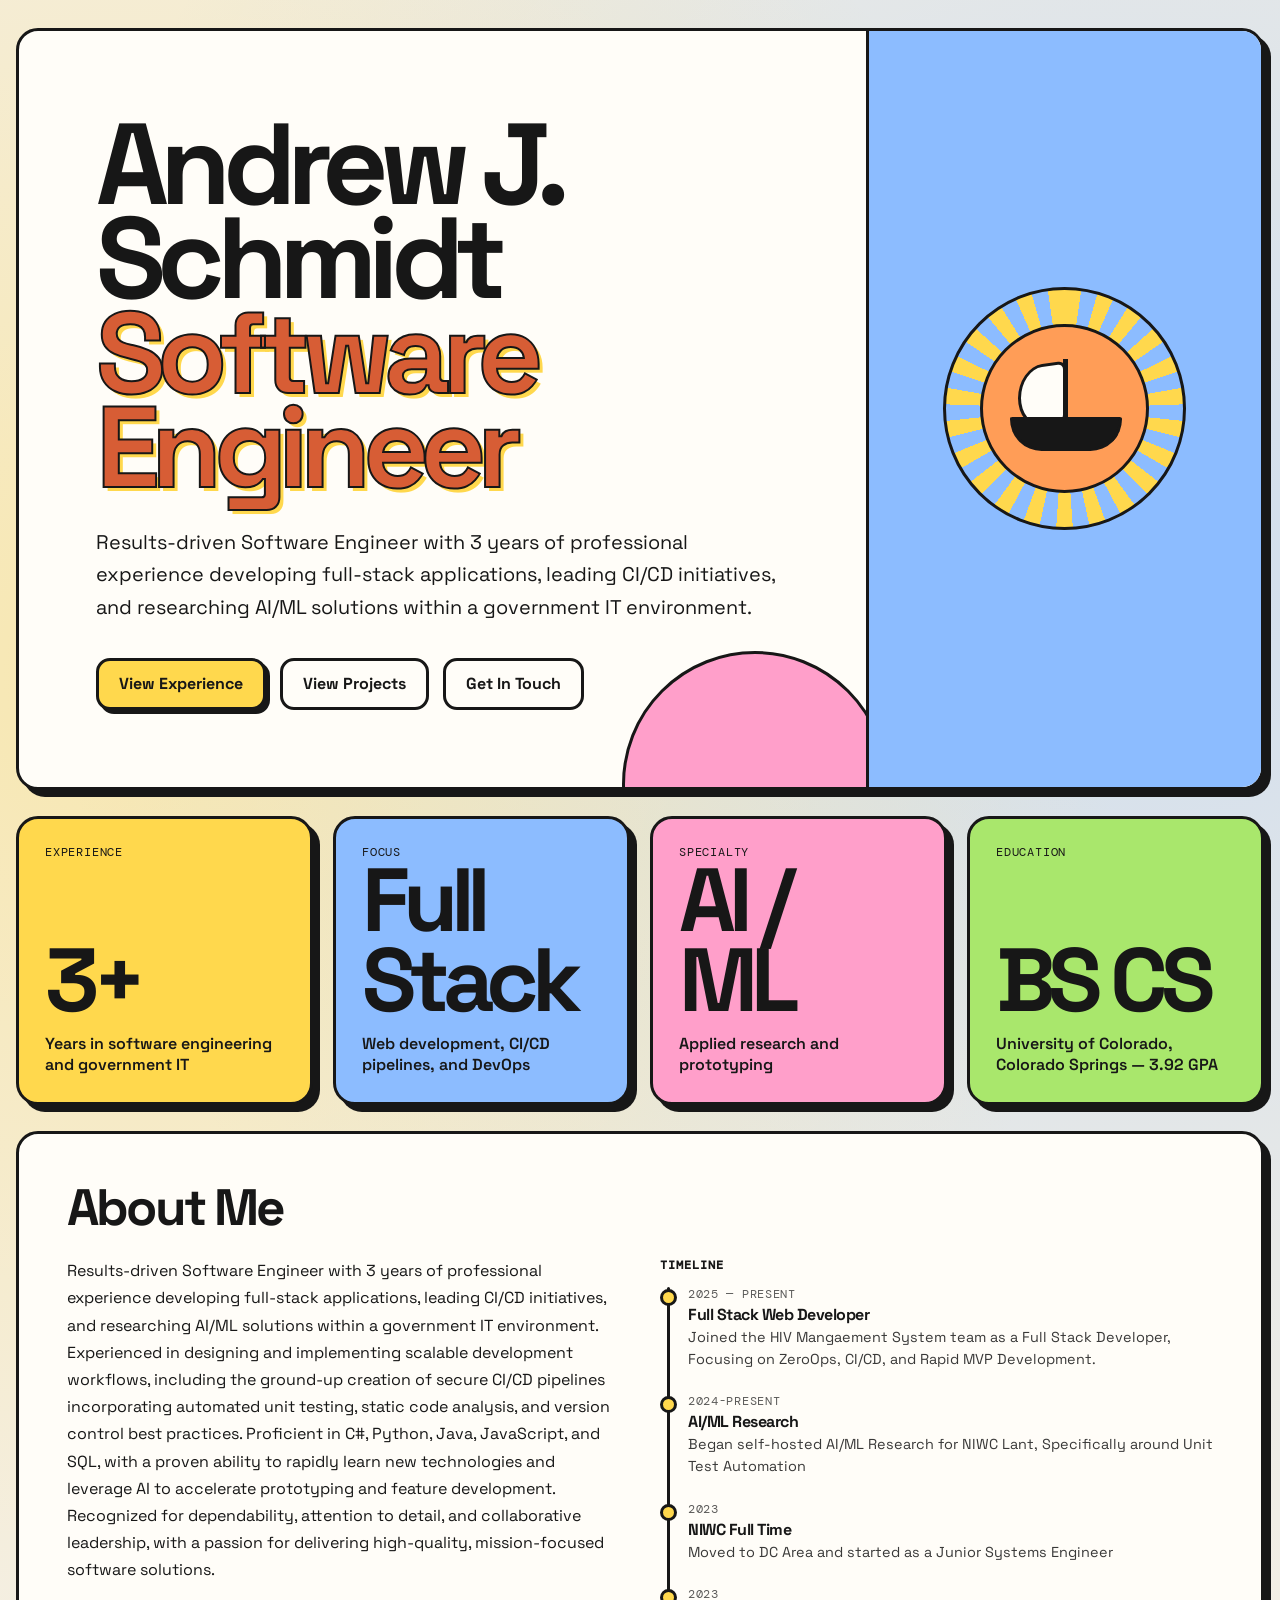
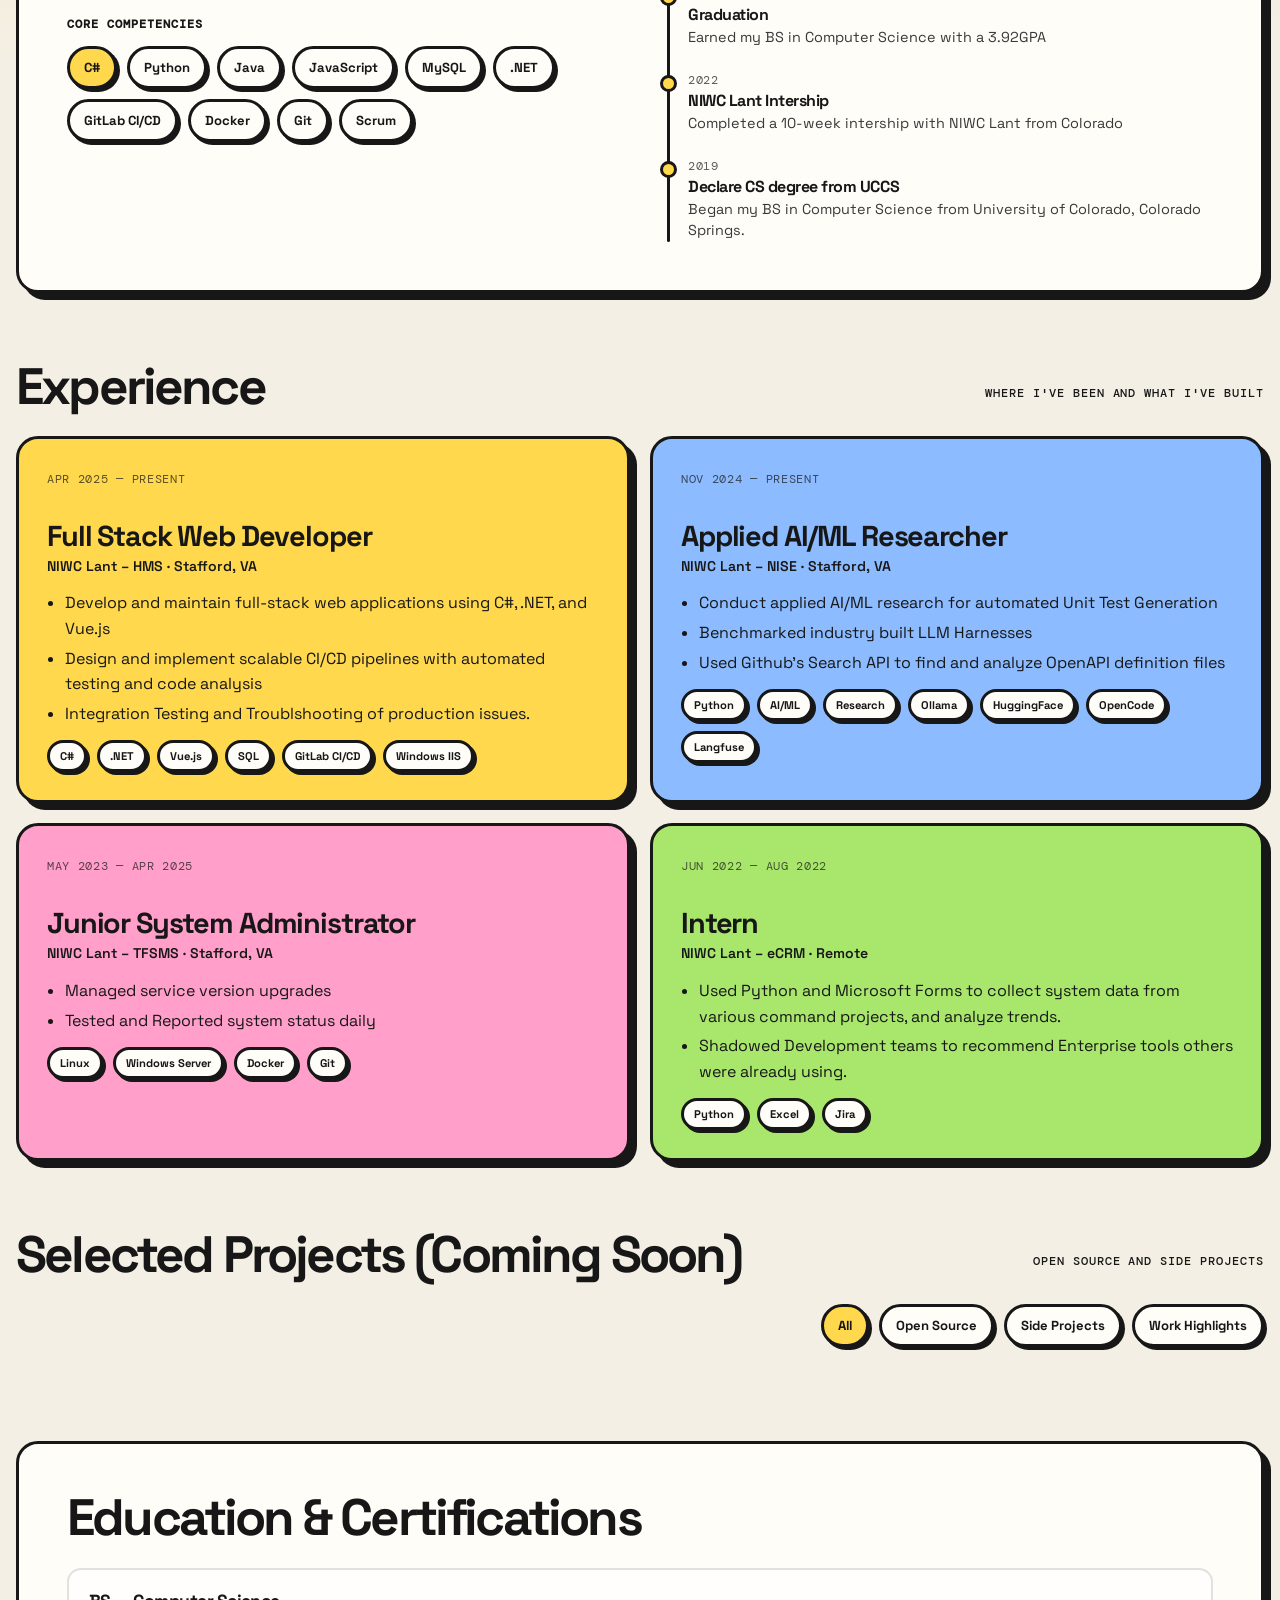
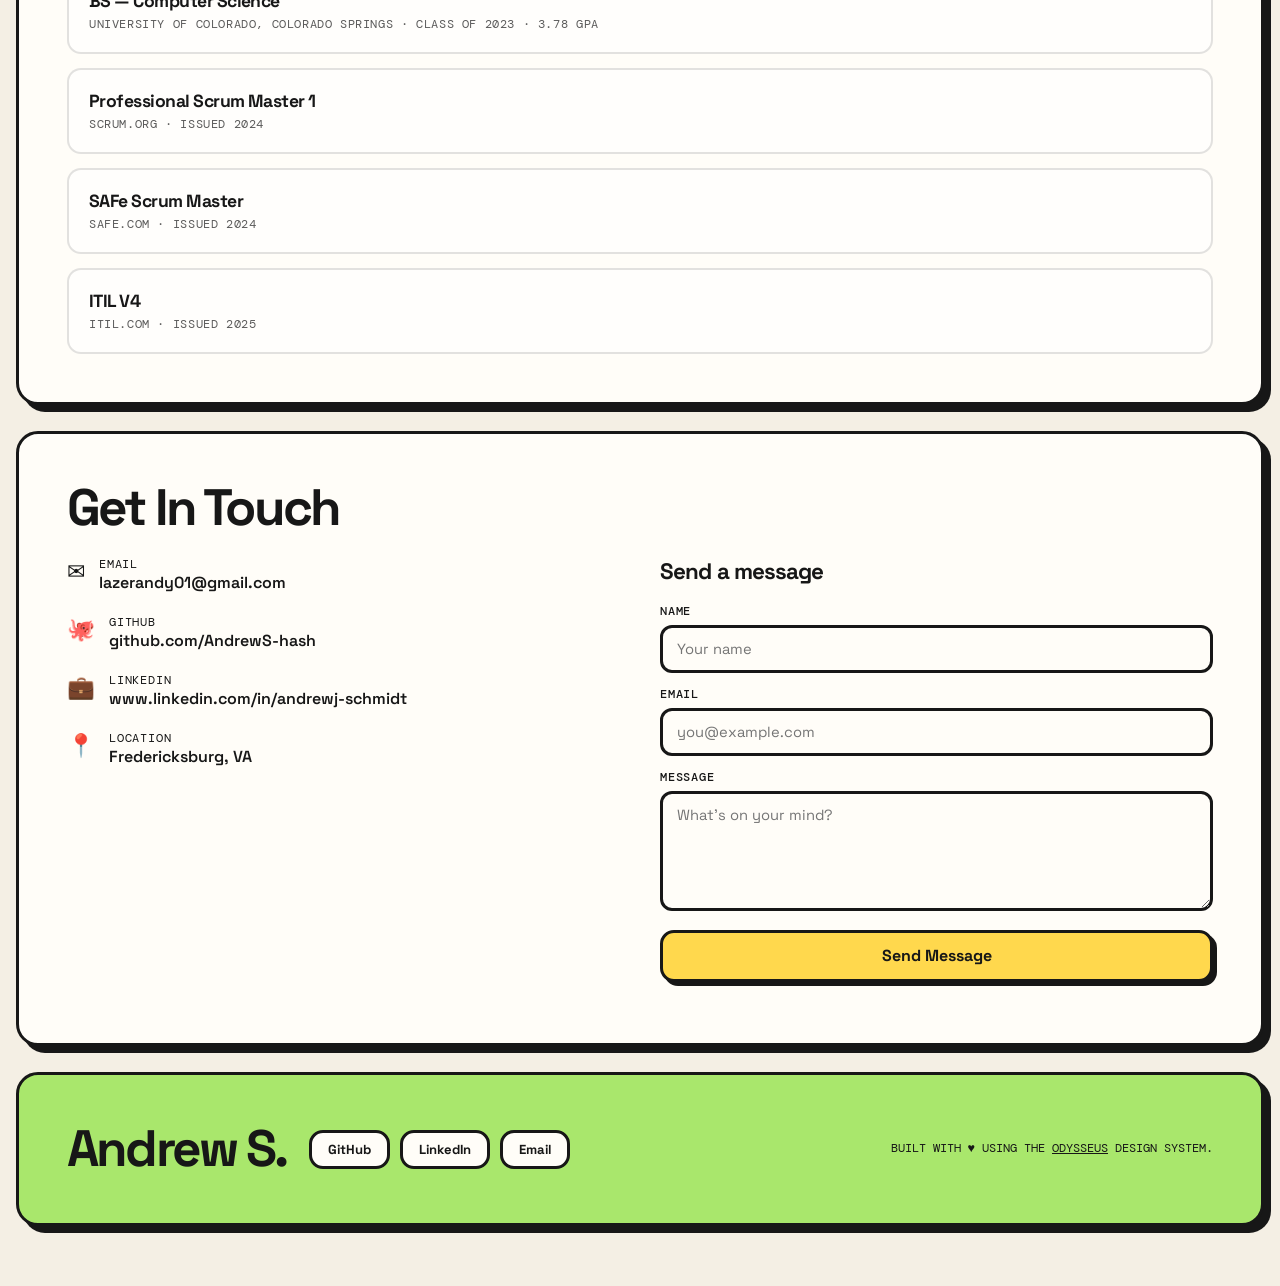
<file: Odysseus.html>
<!DOCTYPE html>
<html lang="en">
<head>
  <meta charset="UTF-8">
  <meta name="viewport" content="width=device-width, initial-scale=1.0">
  <meta name="description" content="Andrew S. — Computer Science Portfolio & Resume">
  <meta name="theme-color" content="#ffd84d">
  <title>Andrew S. — CS Portfolio</title>
  <link rel="stylesheet" href="assets/css/OdysseusStyle.css">
  <link rel="stylesheet" href="assets/css/OdysseusPortfolio.css">
  <script src="assets/js/OdysseusPortfolio.js" defer></script>
  <script src="assets/js/Odysseus.js" defer></script>
</head>
<body>
  <div class="app-shell">

    <!-- ===== HERO ===== -->
    <header class="hero bento-card">
      <div class="hero-copy">
        <p class="eyebrow" id="eyebrow"></p>
        <h1 id="mainTitle">Andrew J. Schmidt<br><span>Software Engineer</span></h1>
        <p class="hero-description" id="heroDescription">
          Results-driven Software Engineer with 3 years of professional experience
          developing full-stack applications, leading CI/CD initiatives, and researching
          AI/ML solutions within a government IT environment.
        </p>
        <div class="hero-actions">
          <a href="#experience" class="primary-button">View Experience</a>
          <a href="#projects" class="secondary-button">View Projects</a>
          <a href="#contact" class="secondary-button">Get In Touch</a>
        </div>
      </div>
      <div class="hero-symbol">
        <div class="sun-ring">
          <div class="ship">
            <div class="mast"></div>
            <div class="sail"></div>
            <div class="hull"></div>
          </div>
        </div>
        <p id="symbolLabel"></p>
      </div>
    </header>

    <!-- ===== STATS ===== -->
    <div class="stats-grid">
      <div class="stat-card bento-card stat-yellow">
        <p class="stat-label">Experience</p>
        <strong>3+</strong>
        <span>Years in software engineering and government IT</span>
      </div>
      <div class="stat-card bento-card stat-blue">
        <p class="stat-label">Focus</p>
        <strong>Full Stack</strong>
        <span>Web development, CI/CD pipelines, and DevOps</span>
      </div>
      <div class="stat-card bento-card stat-pink">
        <p class="stat-label">Specialty</p>
        <strong>AI / ML</strong>
        <span>Applied research and prototyping</span>
      </div>
      <div class="stat-card bento-card stat-green">
        <p class="stat-label">Education</p>
        <strong>BS CS</strong>
        <span>University of Colorado, Colorado Springs — 3.92 GPA</span>
      </div>
    </div>

    <!-- ===== ABOUT ===== -->
    <section id="about" class="section-block bento-card">
      <div class="section-heading">
        <h2>About Me</h2>
      </div>
      <div class="about-grid">
        <div class="about-left">
          <p class="about-text">
            Results-driven Software Engineer with 3 years of professional experience
            developing full-stack applications, leading CI/CD initiatives, and researching
            AI/ML solutions within a government IT environment. Experienced in designing and
            implementing scalable development workflows, including the ground-up creation of
            secure CI/CD pipelines incorporating automated unit testing, static code analysis,
            and version control best practices. Proficient in C#, Python, Java, JavaScript, and
            SQL, with a proven ability to rapidly learn new technologies and leverage AI to
            accelerate prototyping and feature development. Recognized for dependability, attention
            to detail, and collaborative leadership, with a passion for delivering high-quality,
            mission-focused software solutions.
          </p>
          <h3 class="about-subheading">Core Competencies</h3>
          <div class="skill-chips">
            <span class="filter-button active">C#</span>
            <span class="filter-button">Python</span>
            <span class="filter-button">Java</span>
            <span class="filter-button">JavaScript</span>
            <span class="filter-button">MySQL</span>
            <span class="filter-button">.NET</span>
            <span class="filter-button">GitLab CI/CD</span>
            <span class="filter-button">Docker</span>
            <span class="filter-button">Git</span>
            <span class="filter-button">Scrum</span>
          </div>
        </div>
        <div class="about-right">
          <h3 class="about-subheading">Timeline</h3>
          <div class="timeline">
            <div class="timeline-item">
              <div class="timeline-dot"></div>
              <div class="timeline-content">
                <span class="timeline-date">2025 — Present</span>
                <strong class="timeline-title">Full Stack Web Developer</strong>
                <p class="timeline-desc">Joined the HIV Mangaement System team as a Full Stack Developer, Focusing on ZeroOps, CI/CD, and Rapid MVP Development.</p>
              </div>
            </div>
            <div class="timeline-item">
              <div class="timeline-dot"></div>
              <div class="timeline-content">
                <span class="timeline-date">2024-Present</span>
                <strong class="timeline-title">AI/ML Research</strong>
                <p class="timeline-desc">Began self-hosted AI/ML Research for NIWC Lant, Specifically around Unit Test Automation</p>
              </div>
            </div>
            <div class="timeline-item">
              <div class="timeline-dot"></div>
              <div class="timeline-content">
                <span class="timeline-date">2023</span>
                <strong class="timeline-title">NIWC Full Time</strong>
                <p class="timeline-desc">Moved to DC Area and started as a Junior Systems Engineer</p>
              </div>
            </div>
            <div class="timeline-item">
              <div class="timeline-dot"></div>
              <div class="timeline-content">
                <span class="timeline-date">2023</span>
                <strong class="timeline-title">Graduation</strong>
                <p class="timeline-desc">Earned my BS in Computer Science with a 3.92GPA</p>
              </div>
            </div>
            <div class="timeline-item">
              <div class="timeline-dot"></div>
              <div class="timeline-content">
                <span class="timeline-date">2022</span>
                <strong class="timeline-title">NIWC Lant Intership</strong>
                <p class="timeline-desc">Completed a 10-week intership with NIWC Lant from Colorado</p>
              </div>
            </div>
            <div class="timeline-item">
              <div class="timeline-dot"></div>
              <div class="timeline-content">
                <span class="timeline-date">2019</span>
                <strong class="timeline-title">Declare CS degree from UCCS</strong>
                <p class="timeline-desc">Began my BS in Computer Science from University of Colorado, Colorado Springs.</p>
              </div>
            </div>
          </div>
        </div>
      </div>
    </section>

    <!-- ===== EXPERIENCE ===== -->
    <section id="experience" class="incident-section">
      <div class="section-heading">
        <h2>Experience</h2>
        <span class="eyebrow">Where I've been and what I've built</span>
      </div>
      <div class="experience-grid">

        <div class="experience-card bento-card" style="background: var(--yellow);">
          <span class="experience-date">Apr 2025 — Present</span>
          <h3>Full Stack Web Developer</h3>
          <p class="experience-company">NIWC Lant – HMS · Stafford, VA</p>
          <ul class="experience-bullets">
            <li>Develop and maintain full-stack web applications using C#, .NET, and Vue.js</li>
            <li>Design and implement scalable CI/CD pipelines with automated testing and code analysis</li>
            <li>Integration Testing and Troublshooting of production issues.</li>
          </ul>
          <div class="skill-chips">
            <span class="filter-button">C#</span>
            <span class="filter-button">.NET</span>
            <span class="filter-button">Vue.js</span>
            <span class="filter-button">SQL</span>
            <span class="filter-button">GitLab CI/CD</span>
            <span class="filter-button">Windows IIS</span>
          </div>
        </div>

        <div class="experience-card bento-card" style="background: var(--blue);">
          <span class="experience-date">Nov 2024 — Present</span>
          <h3>Applied AI/ML Researcher</h3>
          <p class="experience-company">NIWC Lant – NISE · Stafford, VA</p>
          <ul class="experience-bullets">
            <li>Conduct applied AI/ML research for automated Unit Test Generation</li>
            <li>Benchmarked industry built LLM Harnesses</li>
            <li>Used Github's Search API to find and analyze OpenAPI definition files</li>
          </ul>
          <div class="skill-chips">
            <span class="filter-button">Python</span>
            <span class="filter-button">AI/ML</span>
            <span class="filter-button">Research</span>
            <span class="filter-button">Ollama</span>
            <span class="filter-button">HuggingFace</span>
            <span class="filter-button">OpenCode</span>
            <span class="filter-button">Langfuse</span>
          </div>
        </div>

        <div class="experience-card bento-card" style="background: var(--pink);">
          <span class="experience-date">May 2023 — Apr 2025</span>
          <h3>Junior System Administrator</h3>
          <p class="experience-company">NIWC Lant – TFSMS · Stafford, VA</p>
          <ul class="experience-bullets">
            <li>Managed service version upgrades</li>
            <li>Tested and Reported system status daily</li>
          </ul>
          <div class="skill-chips">
            <span class="filter-button">Linux</span>
            <span class="filter-button">Windows Server</span>
            <span class="filter-button">Docker</span>
            <span class="filter-button">Git</span>
          </div>
        </div>

        <div class="experience-card bento-card" style="background: var(--green);">
          <span class="experience-date">Jun 2022 — Aug 2022</span>
          <h3>Intern</h3>
          <p class="experience-company">NIWC Lant – eCRM · Remote</p>
          <ul class="experience-bullets">
            <li>Used Python and Microsoft Forms to collect system data from various command projects, and analyze trends.</li>
            <li>Shadowed Development teams to recommend Enterprise tools others were already using.</li>
          </ul>
          <div class="skill-chips">
            <span class="filter-button">Python</span>
            <span class="filter-button">Excel</span>
            <span class="filter-button">Jira</span>
          </div>
        </div>

      </div>
    </section>

    <!-- ===== PROJECTS ===== -->
    <section id="projects" class="incident-section">
      <div class="section-heading">
        <h2>Selected Projects (Coming Soon)</h2>
        <span class="eyebrow">Open source and side projects</span>
      </div>
      <div class="projects-filters">
        <button class="filter-button active" data-project-filter="all">All</button>
        <button class="filter-button" data-project-filter="oss">Open Source</button>
        <button class="filter-button" data-project-filter="side">Side Projects</button>
        <button class="filter-button" data-project-filter="work">Work Highlights</button>
      </div>
      <div class="remediation-grid project-grid">
        <!--
        <article class="project-card bento-card stat-blue" data-project="oss">
          <p class="project-badge">&#9733; 2.3k</p>
          <h3>go-migrate</h3>
          <p>Database migration tool for Go with support for PostgreSQL, MySQL, and SQLite. Used in production at 50+ companies.</p>
          <div class="skill-chips">
            <span class="filter-button">Go</span>
            <span class="filter-button">CLI</span>
            <span class="filter-button">PostgreSQL</span>
          </div>
        </article>

        <article class="project-card bento-card stat-yellow" data-project="oss">
          <p class="project-badge">&#9733; 890</p>
          <h3>react-glass-ui</h3>
          <p>React component library implementing the Liquid Glass design system. 15+ accessible components, zero dependencies.</p>
          <div class="skill-chips">
            <span class="filter-button">React</span>
            <span class="filter-button">TypeScript</span>
            <span class="filter-button">CSS-in-JS</span>
          </div>
        </article>

        <article class="project-card bento-card stat-pink" data-project="oss">
          <p class="project-badge">&#9733; 340</p>
          <h3>kube-config-gen</h3>
          <p>CLI tool generating production-ready Kubernetes manifests from a simple YAML spec. Supports Helm, Kustomize, and raw manifests.</p>
          <div class="skill-chips">
            <span class="filter-button">Go</span>
            <span class="filter-button">Kubernetes</span>
            <span class="filter-button">CLI</span>
          </div>
        </article>

        <article class="project-card bento-card stat-yellow" data-project="side">
          <p class="project-badge project-badge--accent">Live</p>
          <h3>DevMetrics</h3>
          <p>Personal analytics dashboard for GitHub/GitLab activity. Tracks contributions, review velocity, and project health metrics.</p>
          <div class="skill-chips">
            <span class="filter-button">Next.js</span>
            <span class="filter-button">PostgreSQL</span>
            <span class="filter-button">Tailwind</span>
          </div>
        </article>

        <article class="project-card bento-card stat-blue" data-project="side">
          <p class="project-badge project-badge--accent">Live</p>
          <h3>CLI-Resume</h3>
          <p>Terminal-based interactive resume. Run <code>npx cli-resume</code> to view my experience, projects, and skills in your shell.</p>
          <div class="skill-chips">
            <span class="filter-button">Node.js</span>
            <span class="filter-button">Ink</span>
            <span class="filter-button">TypeScript</span>
          </div>
        </article>

        <article class="project-card bento-card stat-green" data-project="side">
          <p class="project-badge project-badge--warn">WIP</p>
          <h3>distributed-lock</h3>
          <p>Go library for distributed locking using Redis, etcd, and Consul backends. Implements Redlock algorithm with fencing tokens.</p>
          <div class="skill-chips">
            <span class="filter-button">Go</span>
            <span class="filter-button">Redis</span>
            <span class="filter-button">Distributed Systems</span>
          </div>
        </article>

        <article class="project-card bento-card stat-green" data-project="work">
          <p class="project-badge project-badge--success">Production</p>
          <h3>Internal Developer Platform</h3>
          <p>Self-service platform for 200+ engineers. Provision environments, manage secrets, view logs, and deploy services via UI or CLI.</p>
          <div class="skill-chips">
            <span class="filter-button">Go</span>
            <span class="filter-button">React</span>
            <span class="filter-button">Kubernetes</span>
            <span class="filter-button">GraphQL</span>
          </div>
        </article>

        <article class="project-card bento-card stat-yellow" data-project="work">
          <p class="project-badge project-badge--success">Production</p>
          <h3>Real-time Collaboration Engine</h3>
          <p>Operational Transform + CRDT hybrid system powering collaborative editing across 100k+ documents with sub-50ms latency.</p>
          <div class="skill-chips">
            <span class="filter-button">TypeScript</span>
            <span class="filter-button">WebRTC</span>
            <span class="filter-button">CRDT</span>
            <span class="filter-button">Redis</span>
          </div>
        </article>

        <article class="project-card bento-card stat-pink" data-project="work">
          <p class="project-badge project-badge--success">Production</p>
          <h3>Observability Stack Migration</h3>
          <p>Migrated from Datadog to self-hosted Grafana/Loki/Tempo stack, saving $180k/yr while improving query performance 3x.</p>
          <div class="skill-chips">
            <span class="filter-button">Grafana</span>
            <span class="filter-button">Loki</span>
            <span class="filter-button">Tempo</span>
            <span class="filter-button">Prometheus</span>
          </div>
        </article>
        -->
      </div>
    </section>

    <!-- ===== EDUCATION ===== -->
    <section id="education" class="section-block bento-card">
      <div class="section-heading">
        <h2>Education & Certifications</h2>
      </div>
      <div class="education-list">
        <div class="education-item">
          <h3>BS — Computer Science</h3>
          <p>University of Colorado, Colorado Springs · Class of 2023 · 3.78 GPA</p>
        </div>
        <div class="education-item">
          <h3>Professional Scrum Master 1</h3>
          <p>Scrum.org · Issued 2024</p>
        </div>
        <div class="education-item">
          <h3>SAFe Scrum Master</h3>
          <p>SAFe.com · Issued 2024</p>
        </div>
        <div class="education-item">
          <h3>ITIL V4</h3>
          <p>ITIL.com · Issued 2025</p>
        </div>
      </div>
    </section>

    <!-- ===== CONTACT ===== -->
    <section id="contact" class="section-block bento-card">
      <div class="section-heading">
        <h2>Get In Touch</h2>
      </div>
      <div class="contact-grid">
        <div class="contact-info">
          <div class="contact-item">
            <span class="contact-icon">&#9993;</span>
            <div>
              <p class="contact-label">Email</p>
              <a href="mailto:lazerandy01@gmail.com" class="contact-value">lazerandy01@gmail.com</a>
            </div>
          </div>
          <div class="contact-item">
            <span class="contact-icon">&#128025;</span>
            <div>
              <p class="contact-label">GitHub</p>
              <a href="https://github.com/AndrewS-hash" class="contact-value" target="_blank" rel="noopener">github.com/AndrewS-hash</a>
            </div>
          </div>
          <div class="contact-item">
            <span class="contact-icon">&#128188;</span>
            <div>
              <p class="contact-label">LinkedIn</p>
              <a href="www.linkedin.com/in/andrewj-schmidt" class="contact-value" target="_blank" rel="noopener">www.linkedin.com/in/andrewj-schmidt</a>
            </div>
          </div>
          <div class="contact-item">
            <span class="contact-icon">&#128205;</span>
            <div>
              <p class="contact-label">Location</p>
              <span class="contact-value">Fredericksburg, VA</span>
            </div>
          </div>
        </div>
        <form class="contact-form" action="https://formspree.io/f/your-form-id" method="POST">
          <h3>Send a message</h3>
          <div class="form-field">
            <label for="contact-name">Name</label>
            <input type="text" id="contact-name" name="name" placeholder="Your name" required>
          </div>
          <div class="form-field">
            <label for="contact-email">Email</label>
            <input type="email" id="contact-email" name="email" placeholder="you@example.com" required>
          </div>
          <div class="form-field">
            <label for="contact-message">Message</label>
            <textarea id="contact-message" name="message" placeholder="What's on your mind?" rows="5" required></textarea>
          </div>
          <button type="submit" class="primary-button contact-submit">Send Message</button>
          <p class="contact-note" aria-live="polite"></p>
        </form>
      </div>
    </section>

    <!-- ===== FOOTER ===== -->
    <footer class="footer bento-card">
      <div class="footer-inner">
        <h2>Andrew S.</h2>
        <div class="footer-links">
          <a href="https://github.com/AndrewS-hash" target="_blank" rel="noopener" class="secondary-button">GitHub</a>
          <a href="https://www.linkedin.com/in/andrewj-schmidt" target="_blank" rel="noopener" class="secondary-button">LinkedIn</a>
          <a href="mailto:lazerandy01@gmail.com" class="secondary-button">Email</a>
        </div>
      </div>
      <p>Built with &#9829; using the <a href="https://codepen.io/grauconejo13/pen/RNKyarL" target="_blank" rel="noopener">Odysseus</a> design system.</p>
    </footer>

  </div>

  <div class="toast" id="toast"></div>
</body>
</html>
</file>
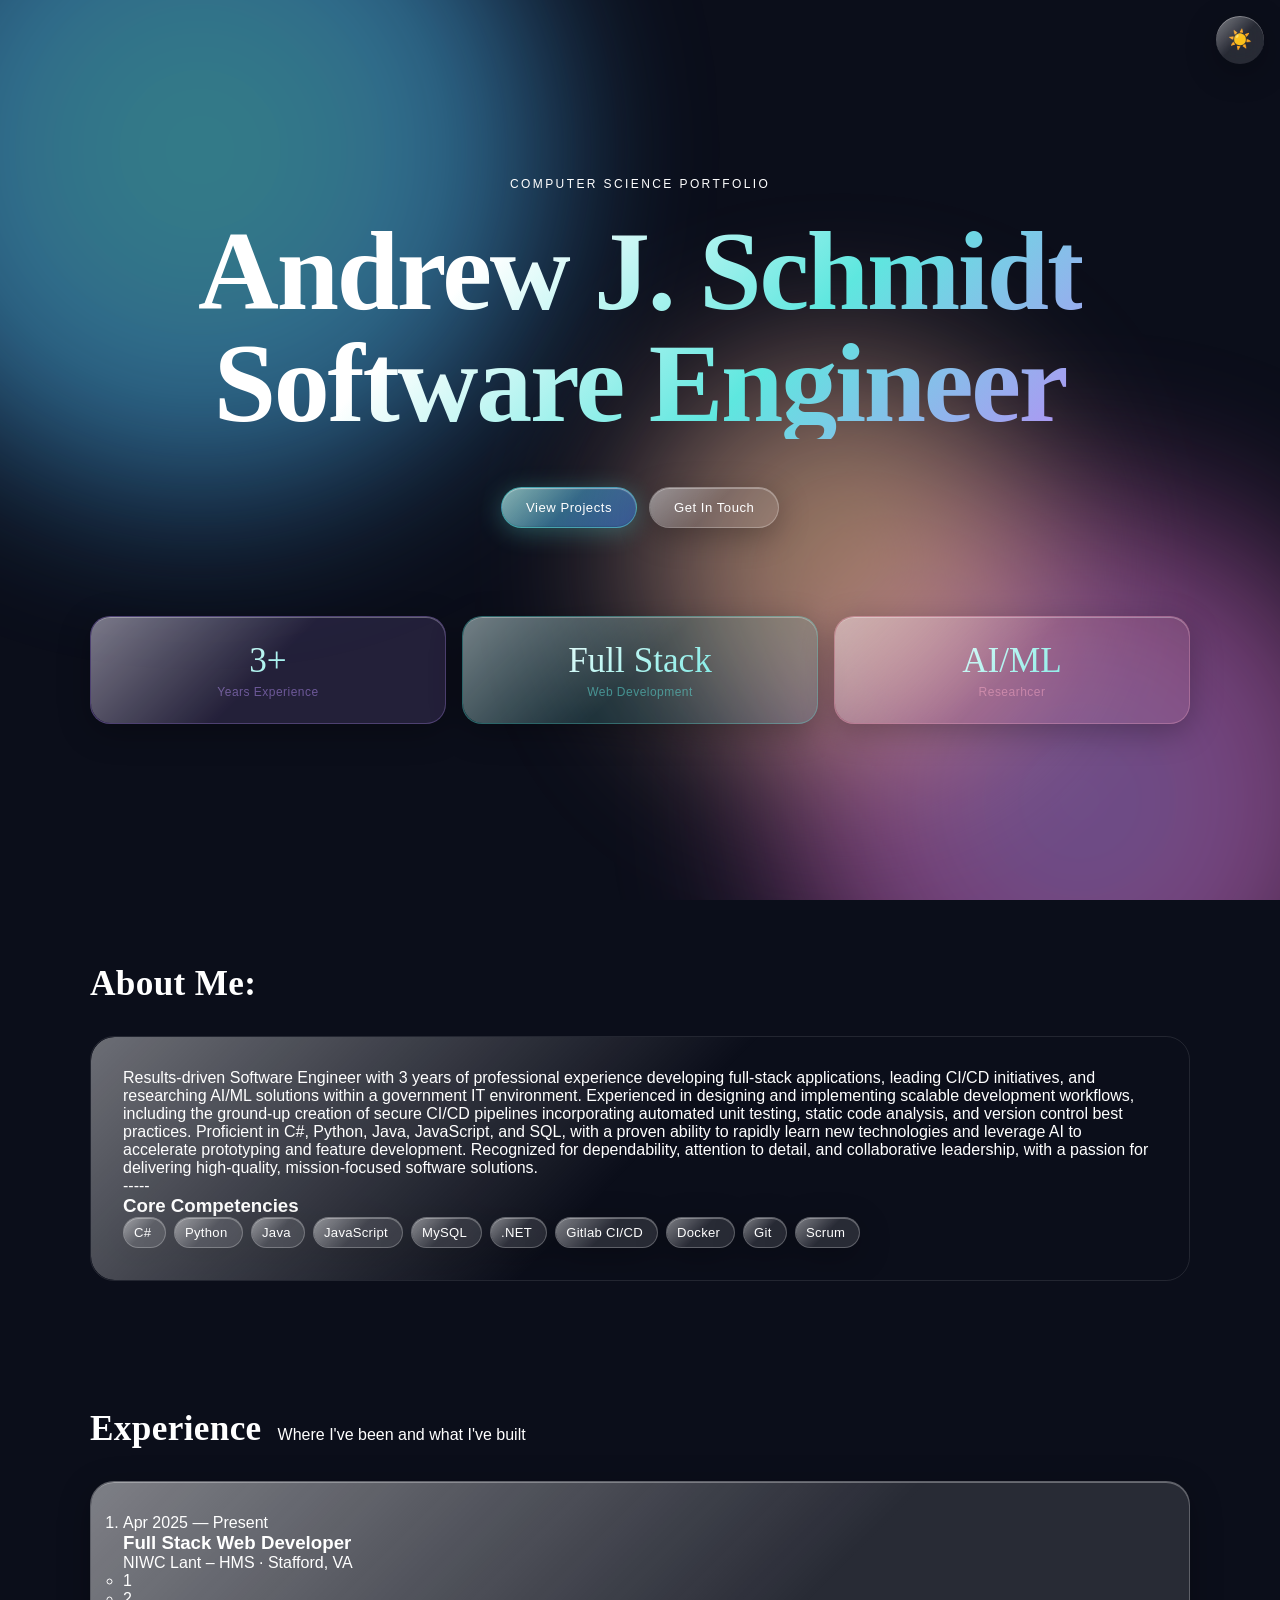
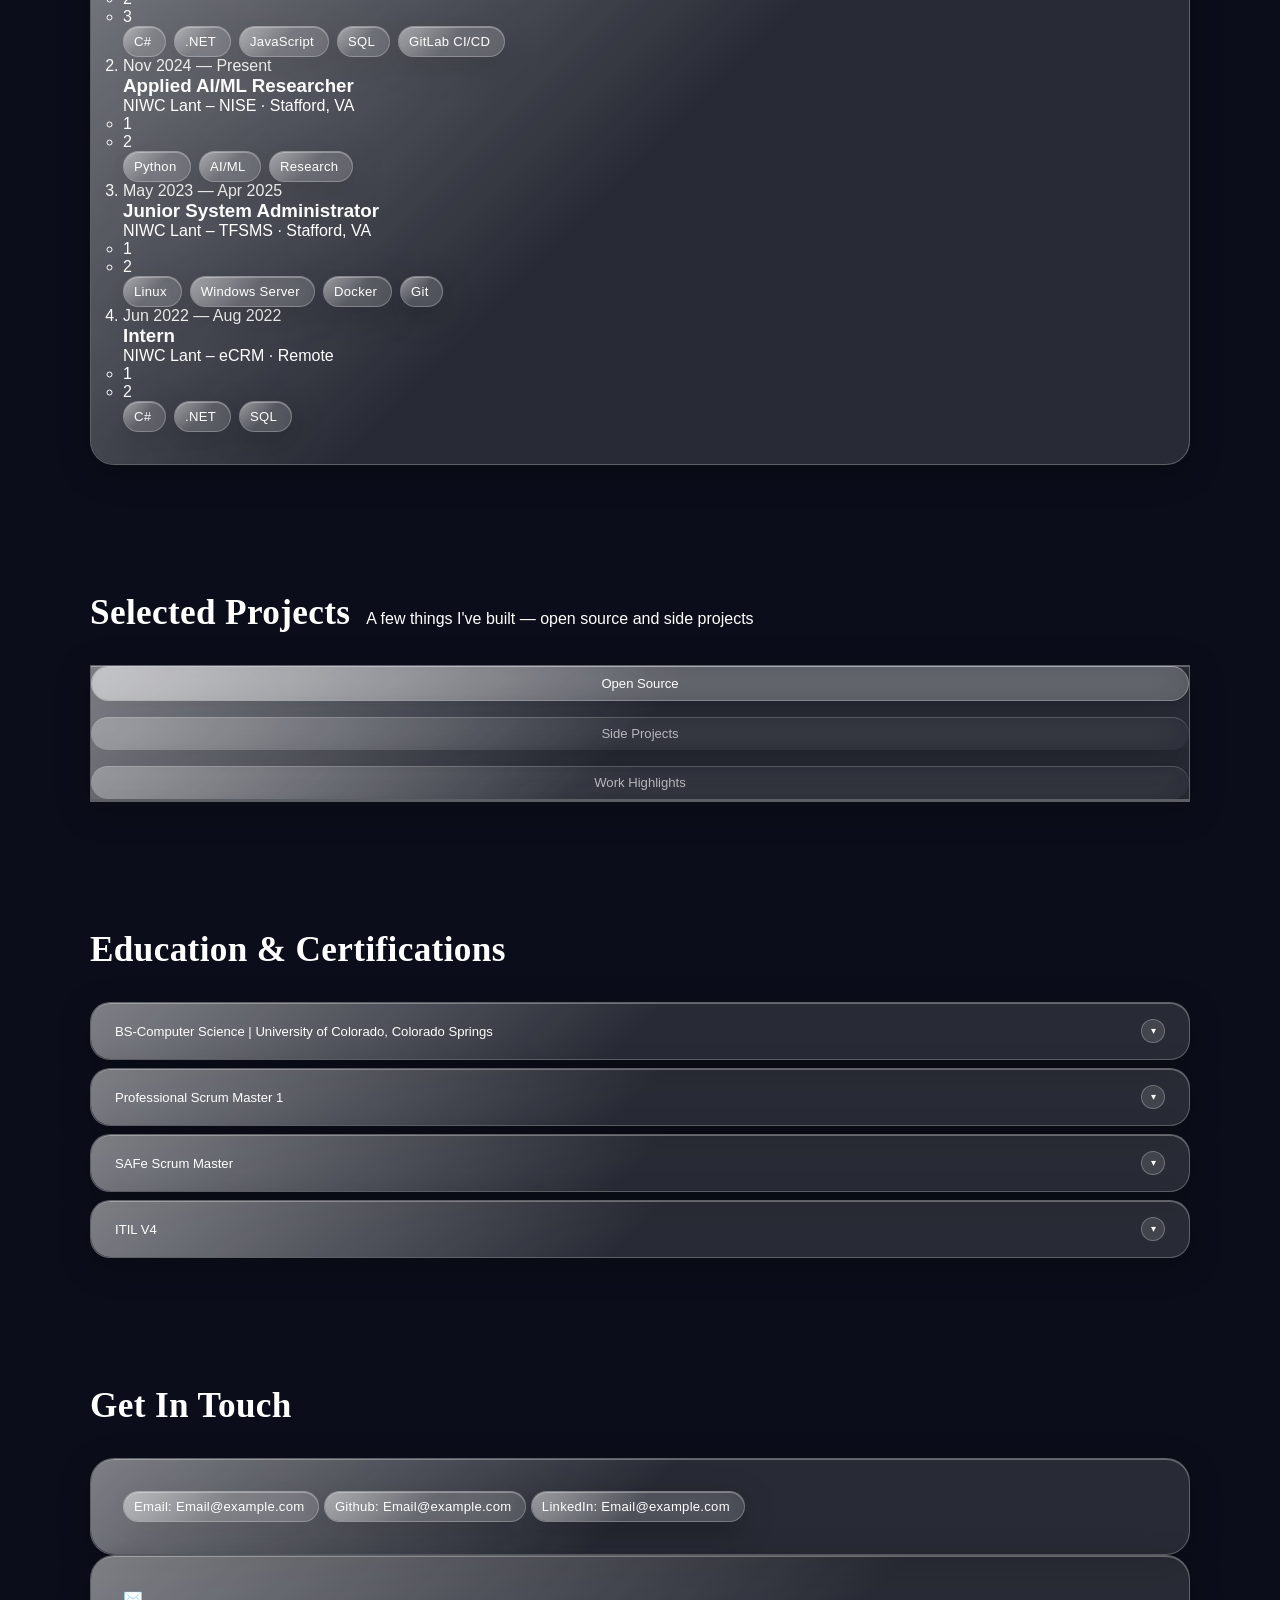
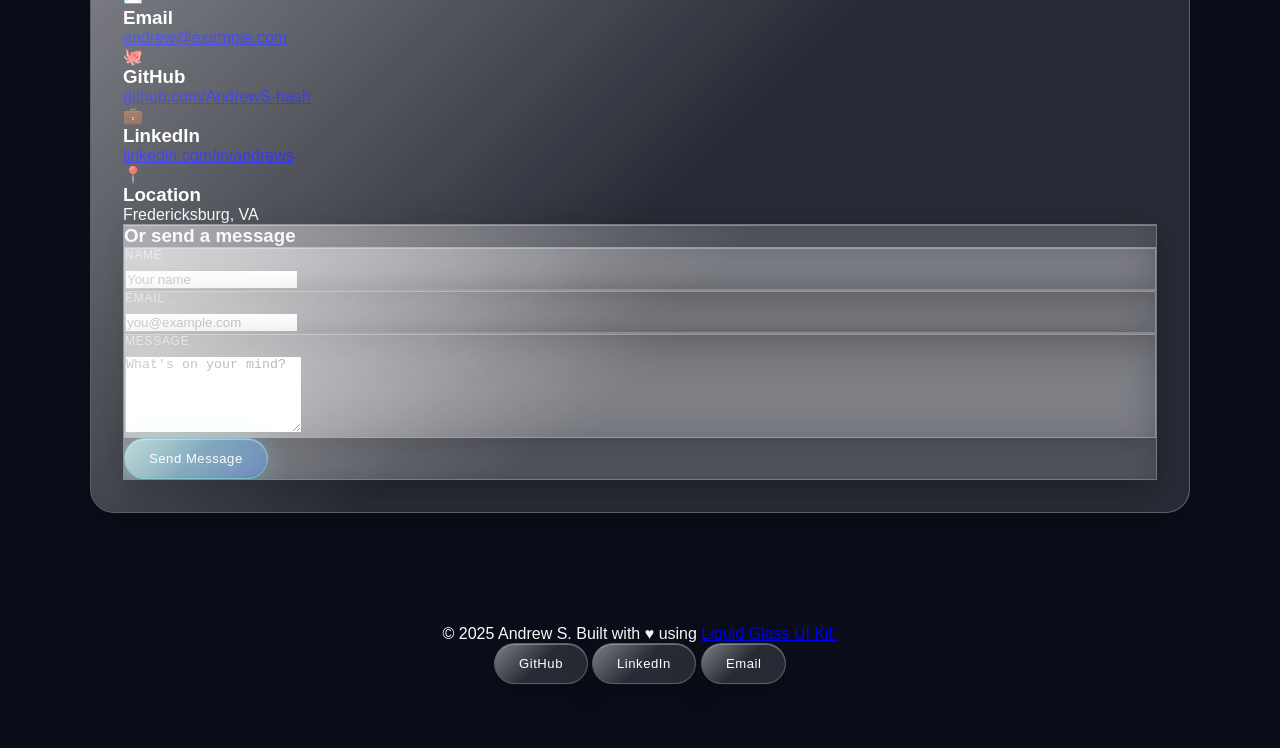
<file: portfolio.html>
<!DOCTYPE html>
<html lang="en">
<head>
  <meta charset="UTF-8">
  <meta name="viewport" content="width=device-width, initial-scale=1.0">
  <meta name="description" content="Andrew S. — Computer Science Portfolio & Resume">
  <meta name="theme-color" content="#00B4C6">
  <title>Andrew S. — CS Portfolio</title>
  <link rel="stylesheet" href="assets/css/style.css">
  <script src="assets/js/home.js" defer></script>
  <style>
    #about .glass-card:hover {
      transform: none !important;
      box-shadow: var(--shadow-glass) !important;
      background: inherit !important;
    }
    #about .glass-card:hover::after {
      opactiy: 0 !important;
    }
  </style>
</head>
<body>
  <!-- Animated background scene -->
  <div class="scene" aria-hidden="true">
    <div class="scene__blob scene__blob--1"></div>
    <div class="scene__blob scene__blob--2"></div>
    <div class="scene__blob scene__blob--3"></div>
  </div>

  <!-- Theme toggle -->
  <button class="glass glass-btn theme-toggle-btn" id="theme-toggle" aria-label="Toggle colour scheme" title="Toggle light / dark mode">
    <span class="icon-dark" aria-hidden="true">☀️</span>
    <span class="icon-light" aria-hidden="true">🌙</span>
  </button>

  <!-- Toast region for notifications -->
  <div class="glass-toast-region" id="toast-region" role="region" aria-label="Notifications" aria-live="polite"></div>

  <main class="page">
    <!-- ===== HERO ===== -->
    <header class="hero">
      <span class="hero__kicker">Computer Science Portfolio</span>
      <h1 class="hero__title">Andrew J. Schmidt<br><span class="hero__title--accent">Software Engineer</span></h1>
      <p class="hero__sub"></p>
      <div class="hero__cta">
        <a href="#projects" class="glass glass-btn glass-btn--primary">View Projects</a>
        <a href="#contact" class="glass glass-btn glass-btn--ghost">Get In Touch</a>
      </div>
      <div class="container stats">
        <div class="glass stats__item glass-chip--violet">
          <div class="stats__num">3+</div>
          <div class="stats__desc">Years Experience</div>
        </div>
        <div class="glass stats__item glass-chip--aqua">
          <div class="stats__num">Full Stack</div>
          <div class="stats__desc">Web Development</div>
        </div>
        <div class="glass stats__item glass-chip--rose">
          <div class="stats__num">AI/ML</div>
          <div class="stats__desc">Researhcer</div>
        </div>
      </div>
    </header>

    <!-- ===== ABOUT ===== -->
    <section id="about" class="section section--alt">
      <div class="container">
        <header class="section__header">
          <h2 class="section__title">About Me:</h2>
        </header>
        <div class="glass glass-card glass--dark section__content" style="transform: none; box-shadow: none; background: inherit;">
          <div class="about__grid">
            <div class="about__text">
              <p>Results-driven Software Engineer with 3 years of professional experience 
                developing full-stack applications, leading CI/CD initiatives, and researching 
                AI/ML solutions within a government IT environment. Experienced in designing and 
                implementing scalable development workflows, including the ground-up creation of 
                secure CI/CD pipelines incorporating automated unit testing, static code analysis, 
                and version control best practices. Proficient in C#, Python, Java, JavaScript, and 
                SQL, with a proven ability to rapidly learn new technologies and leverage AI to 
                accelerate prototyping and feature development. Recognized for dependability, attention 
                to detail, and collaborative leadership, with a passion for delivering high-quality, 
                mission-focused software solutions. </p>  
            </div>
            <div> ----- </div>
            <div class="about__skills">
              <h3 class="about__skills-title">Core Competencies</h3>
              <div class="glass-chip-group" role="list" aria-label="Technical skills">
                <span class="glass glass-chip" role="listitem">C#</span>
                <span class="glass glass-chip" role="listitem">Python</span>
                <span class="glass glass-chip" role="listitem">Java</span>
                <span class="glass glass-chip" role="listitem">JavaScript</span>
                <span class="glass glass-chip" role="listitem">MySQL</span>
                <span class="glass glass-chip" role="listitem">.NET</span>
                <span class="glass glass-chip" role="listitem">Gitlab CI/CD</span>
                <span class="glass glass-chip" role="listitem">Docker</span>
                <span class="glass glass-chip" role="listitem">Git</span>
                <span class="glass glass-chip" role="listitem">Scrum</span>
              </div>
            </div>
          </div>
        </div>
      </div>
    </section>

    <!-- ===== EXPERIENCE TIMELINE ===== -->
    <section id="experience" class="section">
      <div class="container">
        <header class="section__header">
          <h2 class="section__title">Experience</h2>
          <p class="section__sub">Where I've been and what I've built</p>
        </header>
        <div class="glass glass-card">
          <ol class="glass-timeline" role="list" aria-label="Work experience timeline">
            <li class="glass-timeline__item" role="listitem">
              <time class="glass-timeline__date" datetime="2025-04">Apr 2025 — Present</time>
              <div class="glass-timeline__content">
                <h3 class="glass-timeline__title">Full Stack Web Developer</h3>
                <p class="glass-timeline__company">NIWC Lant – HMS · Stafford, VA</p>
                <ul class="glass-timeline__bullets">
                  <li>1</li>
                  <li>2</li>
                  <li>3</li>
                </ul>
                <div class="glass-chip-group" role="list" aria-label="Technologies used">
                  <span class="glass glass-chip" role="listitem">C#</span>
                  <span class="glass glass-chip" role="listitem">.NET</span>
                  <span class="glass glass-chip" role="listitem">JavaScript</span>
                  <span class="glass glass-chip" role="listitem">SQL</span>
                  <span class="glass glass-chip" role="listitem">GitLab CI/CD</span>
                </div>
              </div>
            </li>
            <li class="glass-timeline__item" role="listitem">
              <time class="glass-timeline__date" datetime="2024-11">Nov 2024 — Present</time>
              <div class="glass-timeline__content">
                <h3 class="glass-timeline__title">Applied AI/ML Researcher</h3>
                <p class="glass-timeline__company">NIWC Lant – NISE · Stafford, VA</p>
                <ul class="glass-timeline__bullets">
                  <li>1</li>
                  <li>2</li>
                </ul>
                <div class="glass-chip-group" role="list" aria-label="Technologies used">
                  <span class="glass glass-chip" role="listitem">Python</span>
                  <span class="glass glass-chip" role="listitem">AI/ML</span>
                  <span class="glass glass-chip" role="listitem">Research</span>
                </div>
              </div>
            </li>
            <li class="glass-timeline__item" role="listitem">
              <time class="glass-timeline__date" datetime="2023-05">May 2023 — Apr 2025</time>
              <div class="glass-timeline__content">
                <h3 class="glass-timeline__title">Junior System Administrator</h3>
                <p class="glass-timeline__company">NIWC Lant – TFSMS · Stafford, VA</p>
                <ul class="glass-timeline__bullets">
                  <li>1</li>
                  <li>2</li>
                </ul>
                <div class="glass-chip-group" role="list" aria-label="Technologies used">
                  <span class="glass glass-chip" role="listitem">Linux</span>
                  <span class="glass glass-chip" role="listitem">Windows Server</span>
                  <span class="glass glass-chip" role="listitem">Docker</span>
                  <span class="glass glass-chip" role="listitem">Git</span>
                </div>
              </div>
            </li>
            <li class="glass-timeline__item" role="listitem">
              <time class="glass-timeline__date" datetime="2022-06">Jun 2022 — Aug 2022</time>
              <div class="glass-timeline__content">
                <h3 class="glass-timeline__title">Intern</h3>
                <p class="glass-timeline__company">NIWC Lant – eCRM · Remote</p>
                <ul class="glass-timeline__bullets">
                  <li>1</li>
                  <li>2</li>
                </ul>
                <div class="glass-chip-group" role="list" aria-label="Technologies used">
                  <span class="glass glass-chip" role="listitem">C#</span>
                  <span class="glass glass-chip" role="listitem">.NET</span>
                  <span class="glass glass-chip" role="listitem">SQL</span>
                </div>
              </div>
            </li>
          </ol>
        </div>
      </div>
    </section>

    <!-- ===== PROJECTS ===== -->
    <section id="projects" class="section section--alt">
      <div class="container">
        <header class="section__header">
          <h2 class="section__title">Selected Projects</h2>
          <p class="section__sub">A few things I've built — open source and side projects</p>
        </header>
        <div class="glass glass-tabs" role="tablist" aria-label="Project categories">
          <button class="glass glass-tab glass-tab--active" role="tab" aria-selected="true" aria-controls="panel-oss" id="tab-oss">Open Source</button>
          <button class="glass glass-tab" role="tab" aria-selected="false" aria-controls="panel-side" id="tab-side" tabindex="-1">Side Projects</button>
          <button class="glass glass-tab" role="tab" aria-selected="false" aria-controls="panel-work" id="tab-work" tabindex="-1">Work Highlights</button>
        </div>
        <div class="glass glass-tab-panels">
          <!-- Open Source Panel -->
          <div class="glass glass-tab-panel" role="tabpanel" id="panel-oss" aria-labelledby="tab-oss" hidden>
            <div class="projects__grid">
              <article class="glass glass-card project-card">
                <div class="project-card__header">
                  <span class="glass glass-badge project-card__badge">★ 2.3k</span>
                  <a href="#" class="project-card__link" aria-label="View on GitHub" target="_blank" rel="noopener">
                    <svg viewBox="0 0 24 24" fill="none" stroke="currentColor" stroke-width="2" aria-hidden="true"><path d="M12 2C6.477 2 2 6.477 2 12c0 4.42 2.865 8.166 6.839 9.489.5.092.682-.217.682-.482 0-.237-.008-.866-.013-1.7-2.782.605-3.369-1.343-3.369-1.343-.454-1.157-1.11-1.463-1.11-1.463-.908-.62.069-.608.069-.608 1.003.07 1.531 1.03 1.531 1.03.892 1.53 2.341 1.088 2.91.832.092-.647.35-1.088.636-1.338-2.22-.253-4.555-1.113-4.555-4.951 0-1.093.39-1.987 1.029-2.688-.103-.253-.446-1.272.098-2.65 0 0 .84-.269 2.75 1.026A9.564 9.564 0 0112 6.844c.85.004 1.705.115 2.504.337 1.909-1.295 2.747-1.026 2.747-1.026.546 1.379.203 2.398.1 2.651.64.701 1.028 1.595 1.028 2.688 0 3.848-2.339 4.695-4.566 4.942.359.309.678.92.678 1.855 0 1.338-.012 2.419-.012 2.747 0 .267.18.58.688.482A10.019 10.019 0 0022 12c0-5.523-4.477-10-10-10z"/></svg>
                  </a>
                </div>
                <h3 class="project-card__title">go-migrate</h3>
                <p class="project-card__desc">Database migration tool for Go with support for PostgreSQL, MySQL, and SQLite. Used in production at 50+ companies.</p>
                <div class="project-card__tags">
                  <span class="glass glass-chip">Go</span>
                  <span class="glass glass-chip">CLI</span>
                  <span class="glass glass-chip">PostgreSQL</span>
                </div>
              </article>
              <article class="glass glass-card project-card">
                <div class="project-card__header">
                  <span class="glass glass-badge project-card__badge">★ 890</span>
                  <a href="#" class="project-card__link" aria-label="View on GitHub" target="_blank" rel="noopener">
                    <svg viewBox="0 0 24 24" fill="none" stroke="currentColor" stroke-width="2" aria-hidden="true"><path d="M12 2C6.477 2 2 6.477 2 12c0 4.42 2.865 8.166 6.839 9.489.5.092.682-.217.682-.482 0-.237-.008-.866-.013-1.7-2.782.605-3.369-1.343-3.369-1.343-.454-1.157-1.11-1.463-1.11-1.463-.908-.62.069-.608.069-.608 1.003.07 1.531 1.03 1.531 1.03.892 1.53 2.341 1.088 2.91.832.092-.647.35-1.088.636-1.338-2.22-.253-4.555-1.113-4.555-4.951 0-1.093.39-1.987 1.029-2.688-.103-.253-.446-1.272.098-2.65 0 0 .84-.269 2.75 1.026A9.564 9.564 0 0112 6.844c.85.004 1.705.115 2.504.337 1.909-1.295 2.747-1.026 2.747-1.026.546 1.379.203 2.398.1 2.651.64.701 1.028 1.595 1.028 2.688 0 3.848-2.339 4.695-4.566 4.942.359.309.678.92.678 1.855 0 1.338-.012 2.419-.012 2.747 0 .267.18.58.688.482A10.019 10.019 0 0022 12c0-5.523-4.477-10-10-10z"/></svg>
                  </a>
                </div>
                <h3 class="project-card__title">react-glass-ui</h3>
                <p class="project-card__desc">React component library implementing the Liquid Glass design system. 15+ accessible components, zero dependencies.</p>
                <div class="project-card__tags">
                  <span class="glass glass-chip">React</span>
                  <span class="glass glass-chip">TypeScript</span>
                  <span class="glass glass-chip">CSS-in-JS</span>
                </div>
              </article>
              <article class="glass glass-card project-card">
                <div class="project-card__header">
                  <span class="glass glass-badge project-card__badge">★ 340</span>
                  <a href="#" class="project-card__link" aria-label="View on GitHub" target="_blank" rel="noopener">
                    <svg viewBox="0 0 24 24" fill="none" stroke="currentColor" stroke-width="2" aria-hidden="true"><path d="M12 2C6.477 2 2 6.477 2 12c0 4.42 2.865 8.166 6.839 9.489.5.092.682-.217.682-.482 0-.237-.008-.866-.013-1.7-2.782.605-3.369-1.343-3.369-1.343-.454-1.157-1.11-1.463-1.11-1.463-.908-.62.069-.608.069-.608 1.003.07 1.531 1.03 1.531 1.03.892 1.53 2.341 1.088 2.91.832.092-.647.35-1.088.636-1.338-2.22-.253-4.555-1.113-4.555-4.951 0-1.093.39-1.987 1.029-2.688-.103-.253-.446-1.272.098-2.65 0 0 .84-.269 2.75 1.026A9.564 9.564 0 0112 6.844c.85.004 1.705.115 2.504.337 1.909-1.295 2.747-1.026 2.747-1.026.546 1.379.203 2.398.1 2.651.64.701 1.028 1.595 1.028 2.688 0 3.848-2.339 4.695-4.566 4.942.359.309.678.92.678 1.855 0 1.338-.012 2.419-.012 2.747 0 .267.18.58.688.482A10.019 10.019 0 0022 12c0-5.523-4.477-10-10-10z"/></svg>
                  </a>
                </div>
                <h3 class="project-card__title">kube-config-gen</h3>
                <p class="project-card__desc">CLI tool generating production-ready Kubernetes manifests from a simple YAML spec. Supports Helm, Kustomize, and raw manifests.</p>
                <div class="project-card__tags">
                  <span class="glass glass-chip">Go</span>
                  <span class="glass glass-chip">Kubernetes</span>
                  <span class="glass glass-chip">CLI</span>
                </div>
              </article>
            </div>
          </div>

          <!-- Side Projects Panel -->
          <div class="glass glass-tab-panel" role="tabpanel" id="panel-side" aria-labelledby="tab-side" hidden>
            <div class="projects__grid">
              <article class="glass glass-card project-card">
                <div class="project-card__header">
                  <span class="glass glass-badge project-card__badge glass-badge--accent">Live</span>
                  <a href="#" class="project-card__link" aria-label="View live demo" target="_blank" rel="noopener">
                    <svg viewBox="0 0 24 24" fill="none" stroke="currentColor" stroke-width="2" aria-hidden="true"><path d="M18 13v6a2 2 0 0 1-2 2H5a2 2 0 0 1-2-2V8a2 2 0 0 1 2-2h6"/><polyline points="15 3 21 3 21 9"/><line x1="10" y1="14" x2="21" y2="3"/></svg>
                  </a>
                </div>
                <h3 class="project-card__title">DevMetrics</h3>
                <p class="project-card__desc">Personal analytics dashboard for GitHub/GitLab activity. Tracks contributions, review velocity, and project health metrics.</p>
                <div class="project-card__tags">
                  <span class="glass glass-chip">Next.js</span>
                  <span class="glass glass-chip">PostgreSQL</span>
                  <span class="glass glass-chip">Tailwind</span>
                </div>
              </article>
              <article class="glass glass-card project-card">
                <div class="project-card__header">
                  <span class="glass glass-badge project-card__badge">Live</span>
                  <a href="#" class="project-card__link" aria-label="View live demo" target="_blank" rel="noopener">
                    <svg viewBox="0 0 24 24" fill="none" stroke="currentColor" stroke-width="2" aria-hidden="true"><path d="M18 13v6a2 2 0 0 1-2 2H5a2 2 0 0 1-2-2V8a2 2 0 0 1 2-2h6"/><polyline points="15 3 21 3 21 9"/><line x1="10" y1="14" x2="21" y2="3"/></svg>
                  </a>
                </div>
                <h3 class="project-card__title">CLI-Resume</h3>
                <p class="project-card__desc">Terminal-based interactive resume. Run <code>npx cli-resume</code> to view my experience, projects, and skills in your shell.</p>
                <div class="project-card__tags">
                  <span class="glass glass-chip">Node.js</span>
                  <span class="glass glass-chip">Ink</span>
                  <span class="glass glass-chip">TypeScript</span>
                </div>
              </article>
              <article class="glass glass-card project-card">
                <div class="project-card__header">
                  <span class="glass glass-badge project-card__badge glass-badge--warn">WIP</span>
                  <a href="#" class="project-card__link" aria-label="View on GitHub" target="_blank" rel="noopener">
                    <svg viewBox="0 0 24 24" fill="none" stroke="currentColor" stroke-width="2" aria-hidden="true"><path d="M12 2C6.477 2 2 6.477 2 12c0 4.42 2.865 8.166 6.839 9.489.5.092.682-.217.682-.482 0-.237-.008-.866-.013-1.7-2.782.605-3.369-1.343-3.369-1.343-.454-1.157-1.11-1.463-1.11-1.463-.908-.62.069-.608.069-.608 1.003.07 1.531 1.03 1.531 1.03.892 1.53 2.341 1.088 2.91.832.092-.647.35-1.088.636-1.338-2.22-.253-4.555-1.113-4.555-4.951 0-1.093.39-1.987 1.029-2.688-.103-.253-.446-1.272.098-2.65 0 0 .84-.269 2.75 1.026A9.564 9.564 0 0112 6.844c.85.004 1.705.115 2.504.337 1.909-1.295 2.747-1.026 2.747-1.026.546 1.379.203 2.398.1 2.651.64.701 1.028 1.595 1.028 2.688 0 3.848-2.339 4.695-4.566 4.942.359.309.678.92.678 1.855 0 1.338-.012 2.419-.012 2.747 0 .267.18.58.688.482A10.019 10.019 0 0022 12c0-5.523-4.477-10-10-10z"/></svg>
                  </a>
                </div>
                <h3 class="project-card__title">distributed-lock</h3>
                <p class="project-card__desc">Go library for distributed locking using Redis, etcd, and Consul backends. Implements Redlock algorithm with fencing tokens.</p>
                <div class="project-card__tags">
                  <span class="glass glass-chip">Go</span>
                  <span class="glass glass-chip">Redis</span>
                  <span class="glass glass-chip">Distributed Systems</span>
                </div>
              </article>
            </div>
          </div>

          <!-- Work Highlights Panel -->
          <div class="glass glass-tab-panel" role="tabpanel" id="panel-work" aria-labelledby="tab-work" hidden>
            <div class="projects__grid">
              <article class="glass glass-card project-card">
                <div class="project-card__header">
                  <span class="glass glass-badge project-card__badge glass-badge--success">Production</span>
                </div>
                <h3 class="project-card__title">Internal Developer Platform</h3>
                <p class="project-card__desc">Self-service platform for 200+ engineers. Provision environments, manage secrets, view logs, and deploy services via UI or CLI.</p>
                <div class="project-card__tags">
                  <span class="glass glass-chip">Go</span>
                  <span class="glass glass-chip">React</span>
                  <span class="glass glass-chip">Kubernetes</span>
                  <span class="glass glass-chip">GraphQL</span>
                </div>
              </article>
              <article class="glass glass-card project-card">
                <div class="project-card__header">
                  <span class="glass glass-badge project-card__badge glass-badge--success">Production</span>
                </div>
                <h3 class="project-card__title">Real-time Collaboration Engine</h3>
                <p class="project-card__desc">Operational Transform + CRDT hybrid system powering collaborative editing across 100k+ documents with sub-50ms latency.</p>
                <div class="project-card__tags">
                  <span class="glass glass-chip">TypeScript</span>
                  <span class="glass glass-chip">WebRTC</span>
                  <span class="glass glass-chip">CRDT</span>
                  <span class="glass glass-chip">Redis</span>
                </div>
              </article>
              <article class="glass glass-card project-card">
                <div class="project-card__header">
                  <span class="glass glass-badge project-card__badge glass-badge--success">Production</span>
                </div>
                <h3 class="project-card__title">Observability Stack Migration</h3>
                <p class="project-card__desc">Migrated from Datadog to self-hosted Grafana/Loki/Tempo stack, saving $180k/yr while improving query performance 3x.</p>
                <div class="project-card__tags">
                  <span class="glass glass-chip">Grafana</span>
                  <span class="glass glass-chip">Loki</span>
                  <span class="glass glass-chip">Tempo</span>
                  <span class="glass glass-chip">Prometheus</span>
                </div>
              </article>
            </div>
          </div>
        </div>
      </div>
    </section>

    <!-- ===== EDUCATION & CERTIFICATIONS ===== -->
    <section id="EDUCATION" class="section">
      <div class="container">
      <div class="section__header">
        <h2 class="section__title">Education & Certifications</h2>
      </div>
      <div class="glass-accordion" id="accordion">

        <div class="glass glass-accordion-item">
          <button class="glass-accordion-trigger" aria-expanded="false" aria-controls="acc-1">
            BS-Computer Science  |  University of Colorado, Colorado Springs
            <span class="glass-accordion-icon" aria-hidden="true">▾</span>
          </button>
          <div class="glass-accordion-body" id="acc-1" role="region">
            <div class="glass-accordion-content">
              Class of 2023, 3.78 GPA
            </div>
          </div>
        </div>

        <div class="glass glass-accordion-item">
          <button class="glass-accordion-trigger" aria-expanded="false" aria-controls="acc-2">
            Professional Scrum Master 1
            <span class="glass-accordion-icon" aria-hidden="true">▾</span>
          </button>
          <div class="glass-accordion-body" id="acc-2" role="region">
            <div class="glass-accordion-content">
              Scrum.Org | Issued 2024
            </div>
          </div>
        </div>

        <div class="glass glass-accordion-item">
          <button class="glass-accordion-trigger" aria-expanded="false" aria-controls="acc-3">
            SAFe Scrum Master 
            <span class="glass-accordion-icon" aria-hidden="true">▾</span>
          </button>
          <div class="glass-accordion-body" id="acc-3" role="region">
            <div class="glass-accordion-content">
              SAFe.com | Issued 2024
            </div>
          </div>
        </div>

        <div class="glass glass-accordion-item">
          <button class="glass-accordion-trigger" aria-expanded="false" aria-controls="acc-4">
            ITIL V4
            <span class="glass-accordion-icon" aria-hidden="true">▾</span>
          </button>
          <div class="glass-accordion-body" id="acc-4" role="region">
            <div class="glass-accordion-content">
              ITIL.com | Issued 2025
            </div>
          </div>
        </div>
        </div>
      </div>
    </section>

    
                                                                                                                                                                                                                                                                                                                                                                                                                                                                
    <!---
    <!-- ===== WRITING & SPEAKING ===== --
    <section id="writing" class="section section--alt">
      <div class="container">
        <header class="section__header">
          <h2 class="section__title">Writing & Speaking</h2>
          <p class="section__sub">Sharing knowledge through posts and talks</p>
        </header>
        <div class="glass glass-card">
          <div class="writing__grid">
            <article class="glass glass-card writing-card">
              <time class="writing-card__date" datetime="2024-01">Jan 2024</time>
              <h3 class="writing-card__title"><a href="#">Designing for Failure: Patterns for Resilient Distributed Systems</a></h3>
              <p class="writing-card__venue">Blog Post · 12 min read</p>
              <div class="glass glass-chip-group">
                <span class="glass glass-chip">Distributed Systems</span>
                <span class="glass glass-chip">Resilience</span>
              </div>
            </article>
            <article class="glass glass-card writing-card">
              <time class="writing-card__date" datetime="2023-10">Oct 2023</time>
              <h3 class="writing-card__title"><a href="#">Kubernetes at Scale: Lessons from Managing 500+ Clusters</a></h3>
              <p class="writing-card__venue">KubeCon NA 2023 · Talk (30 min)</p>
              <div class="glass glass-chip-group">
                <span class="glass glass-chip">Kubernetes</span>
                <span class="glass glass-chip">Platform Engineering</span>
              </div>
            </article>
            <article class="glass glass-card writing-card">
              <time class="writing-card__date" datetime="2023-06">Jun 2023</time>
              <h3 class="writing-card__title"><a href="#">Building a Developer Platform from Scratch</a></h3>
              <p class="writing-card__venue">Blog Post · 18 min read</p>
              <div class="glass glass-chip-group">
                <span class="glass glass-chip">Platform Engineering</span>
                <span class="glass glass-chip">DX</span>
              </div>
            </article>
            <article class="glass glass-card writing-card">
              <time class="writing-card__date" datetime="2022-11">Nov 2022</time>
              <h3 class="writing-card__title"><a href="#">CRDTs vs Operational Transform: Choosing the Right Approach</a></h3>
              <p class="writing-card__venue">Strange Loop 2022 · Talk (40 min)</p>
              <div class="glass glass-chip-group">
                <span class="glass glass-chip">CRDT</span>
                <span class="glass glass-chip">Collaborative Editing</span>
              </div>
            </article>
          </div>
        </div>
      </div>
    </section>
    -->
    <!-- ===== CONTACT ===== -->
    <section id="contact" class="section">
      <div class="container">
        <header class="section__header">
          <h2 class="section__title">Get In Touch</h2>
          <p class="section__sub"></p>
        </header>
        <div class="glass glass-card contact-card">
          <div class="glass glass-chip contact-email">Email: Email@example.com</div>
          <div class="glass glass-chip">Github: Email@example.com</div>
          <div class="glass glass-chip">LinkedIn: Email@example.com</div>
        </div>
        <div class="glass glass-card contact__card">
          <div class="contact__info">
            <div class="contact__item">
              <span class="contact__icon" aria-hidden="true">✉️</span>
              <div>
                <h3 class="contact__label">Email</h3>
                <a href="mailto:andrew@example.com" class="contact__value">andrew@example.com</a>
              </div>
            </div>
            <div class="contact__item">
              <span class="contact__icon" aria-hidden="true">🐙</span>
              <div>
                <h3 class="contact__label">GitHub</h3>
                <a href="https://github.com/AndrewS-hash" class="contact__value" target="_blank" rel="noopener">github.com/AndrewS-hash</a>
              </div>
            </div>
            <div class="contact__item">
              <span class="contact__icon" aria-hidden="true">💼</span>
              <div>
                <h3 class="contact__label">LinkedIn</h3>
                <a href="https://linkedin.com/in/andrews" class="contact__value" target="_blank" rel="noopener">linkedin.com/in/andrews</a>
              </div>
            </div>
            <div class="contact__item">
              <span class="contact__icon" aria-hidden="true">📍</span>
              <div>
                <h3 class="contact__label">Location</h3>
                <span class="contact__value">Fredericksburg, VA</span>
              </div>
            </div>
          </div>
          <form class="contact__form glass" action="https://formspree.io/f/your-form-id" method="POST">
            <h3 class="contact__form-title">Or send a message</h3>
            <div class="glass glass-field">
              <label for="contact-name" class="glass-field__label">Name</label>
              <input type="text" id="contact-name" name="name" class="glass-field__input" placeholder="Your name" required>
            </div>
            <div class="glass glass-field">
              <label for="contact-email" class="glass-field__label">Email</label>
              <input type="email" id="contact-email" name="email" class="glass-field__input" placeholder="you@example.com" required>
            </div>
            <div class="glass glass-field">
              <label for="contact-message" class="glass-field__label">Message</label>
              <textarea id="contact-message" name="message" class="glass-field__input glass-field__input--textarea" placeholder="What's on your mind?" rows="5" required></textarea>
            </div>
            <button type="submit" class="glass glass-btn glass-btn--primary contact__submit">Send Message</button>
            <p class="contact__note" aria-live="polite"></p>
          </form>
        </div>
      </div>
    </section>

    <!-- ===== FOOTER ===== -->
    <footer class="footer">
      <div class="container footer__inner">
        <p class="footer__copyright">© 2025 Andrew S. Built with <span class="footer__heart" aria-hidden="true">♥</span> using <a href="https://codepen.io/Margarita-the-solid/pen/NPRPBjd">Liquid Glass UI Kit.</a></p>
        <nav class="footer__links" aria-label="Footer links">
          <a href="https://github.com/AndrewS-hash" target="_blank" rel="noopener" class="glass glass-btn glass-btn--ghost">GitHub</a>
          <a href="https://linkedin.com/in/andrews" target="_blank" rel="noopener" class="glass glass-btn glass-btn--ghost">LinkedIn</a>
          <a href="mailto:andrew@example.com" class="glass glass-btn glass-btn--ghost">Email</a>
        </nav>
      </div>
    </footer>
  </div>
</main>

<script>
  // Initialize tab panels for projects section
  document.addEventListener('DOMContentLoaded', () => {
    const tabs = document.querySelectorAll('.glass-tab');
    const panels = document.querySelectorAll('.glass-tab-panel');

    tabs.forEach(tab => {
      tab.addEventListener('click', () => {
        const target = tab.getAttribute('aria-controls');
        tabs.forEach(t => {
          t.setAttribute('aria-selected', 'false');
          t.setAttribute('tabindex', '-1');
          t.classList.remove('glass-tab--active');
        });
        panels.forEach(p => {
          p.hidden = true;
          p.removeAttribute('aria-labelledby');
        });
        tab.setAttribute('aria-selected', 'true');
        tab.removeAttribute('tabindex');
        tab.classList.add('glass-tab--active');
        const panel = document.getElementById(target);
        panel.hidden = false;
        panel.setAttribute('aria-labelledby', tab.id);
      });
    });

    // Accordion toggle icons
    document.querySelectorAll('.glass-accordion__trigger').forEach(trigger => {
      trigger.addEventListener('click', () => {
        const icon = trigger.querySelector('.glass-accordion__icon');
        const expanded = trigger.getAttribute('aria-expanded') === 'true';
        if (icon) icon.textContent = expanded ? '▸' : '▾';
      });
    });

    // Contact form handling
    const form = document.querySelector('.contact__form');
    const note = document.querySelector('.contact__note');
    if (form) {
      form.addEventListener('submit', async (e) => {
        e.preventDefault();
        const btn = form.querySelector('.contact__submit');
        const original = btn.textContent;
        btn.textContent = 'Sending...';
        btn.disabled = true;
        try {
          const res = await fetch(form.action, {
            method: 'POST',
            body: new FormData(form),
            headers: { 'Accept': 'application/json' }
          });
          if (res.ok) {
            note.textContent = 'Thanks! I\'ll get back to you soon.';
            note.style.color = 'var(--color-success)';
            form.reset();
          } else {
            throw new Error('Submission failed');
          }
        } catch {
          note.textContent = 'Something went wrong. Please email me directly.';
          note.style.color = 'var(--color-error)';
        } finally {
          btn.textContent = original;
          btn.disabled = false;
        }
      });
    }
  });
</script>
</body>
</html>
</file>
<file: assets/css/GlassStyle.css>
/* ==========================================================================
       LIQUID GLASS UI KIT
       Following CSS Guidelines (cssguidelin.es) — BEM methodology,
       single responsibility, progressive enhancement.
       ==========================================================================

       TABLE OF CONTENTS
       -----------------
        1.  Custom Properties — Complete Design Token System
        2.  Reset & Base
        3.  Light Theme Tokens
        4.  @supports — Graceful Degradation
        5.  prefers-reduced-motion
        6.  Animated Background Scene
        7.  Glass Utility Classes
        8.  Focus Visible
        9.  Component: Card
       10.  Component: Button
       11.  Component: Badge & Tag
       12.  Component: Input
       13.  Component: Checkbox & Radio
       14.  Component: Switch
       15.  Component: Navigation
       16.  Component: Tabs + Panels
       17.  Component: Accordion
       18.  Component: Modal / Dialog
       19.  Component: Toast / Snackbar
       20.  Component: Tooltip
       21.  Component: Dropdown / Select
       22.  Component: Chip
       23.  Component: Avatar Group
       24.  Component: Breadcrumb
       25.  Component: Skeleton Loader
       26.  Component: Stepper
       27.  Component: Data Table
       28.  12 Liquid Glass Animations
       29.  Page Layout & Hero
       30.  Theme Toggle Button
       31.  Responsive
       ========================================================================== */

/* --------------------------------------------------------------------------
       1. CUSTOM PROPERTIES — Complete Design Token System
       -------------------------------------------------------------------------- */
:root {
  /* ── Glass surface tints ── */
  --glass-white: rgba(255, 255, 255, 0.12);
  --glass-white-md: rgba(255, 255, 255, 0.2);
  --glass-white-lg: rgba(255, 255, 255, 0.3);
  --glass-dark: rgba(0, 0, 0, 0.18);
  --glass-dark-md: rgba(0, 0, 0, 0.28);

  /* ── Borders ── */
  --glass-border: rgba(255, 255, 255, 0.25);
  --glass-border-subtle: rgba(255, 255, 255, 0.12);
  --glass-border-bright: rgba(255, 255, 255, 0.5);

  /* ── Blur values ── */
  --blur-sm: blur(8px);
  --blur-md: blur(18px);
  --blur-lg: blur(32px);
  --blur-xl: blur(60px);

  /* ── Shadows ── */
  --shadow-glass: 0 8px 32px rgba(0, 0, 0, 0.28),
    inset 0 1px 0 rgba(255, 255, 255, 0.3);
  --shadow-float: 0 20px 60px rgba(0, 0, 0, 0.4), 0 4px 16px rgba(0, 0, 0, 0.2);
  --shadow-glow: 0 0 40px rgba(120, 200, 255, 0.35);

  /* ── Reflections ── */
  --reflection-top: linear-gradient(
    135deg,
    rgba(255, 255, 255, 0.4) 0%,
    rgba(255, 255, 255, 0) 50%
  );
  --reflection-inner: inset 0 1px 1px rgba(255, 255, 255, 0.45),
    inset 0 -1px 1px rgba(0, 0, 0, 0.1);

  /* ── Colour palette ── */
  --accent-aqua: #5ee7df;
  --accent-violet: #b490f5;
  --accent-rose: #f7a8c4;
  --accent-amber: #ffd27f;
  --accent-lime: #a8f08a;

  /* ── Semantic surface / text ── */
  --color-bg: #0b0e1a;
  --color-surface: rgba(255, 255, 255, 0.04);
  --color-text: #ffffff;
  --color-text-muted: rgba(255, 255, 255, 0.55);
  --color-text-subtle: rgba(255, 255, 255, 0.35);

  /* ── Spacing scale ── */
  --space-2xs: 4px;
  --space-xs: 8px;
  --space-sm: 12px;
  --space-md: 16px;
  --space-lg: 24px;
  --space-xl: 32px;
  --space-2xl: 48px;
  --space-3xl: 64px;
  --space-4xl: 96px;

  /* ── Type scale ── */
  --text-2xs: 0.68rem;
  --text-xs: 0.75rem;
  --text-sm: 0.82rem;
  --text-md: 0.9rem;
  --text-base: 1rem;
  --text-lg: 1.125rem;
  --text-xl: 1.3rem;
  --text-2xl: 1.6rem;
  --text-3xl: 2rem;
  --text-4xl: 2.8rem;

  /* ── Radius scale ── */
  --radius-xs: 6px;
  --radius-sm: 10px;
  --radius-md: 14px;
  --radius-lg: 20px;
  --radius-xl: 24px;
  --radius-2xl: 32px;
  --radius-full: 9999px;

  /* ── Z-index scale ── */
  --z-base: 1;
  --z-raised: 10;
  --z-overlay: 100;
  --z-modal: 500;
  --z-toast: 800;
  --z-tooltip: 900;

  /* ── Easing tokens ── */
  --ease-glass: cubic-bezier(0.22, 0.68, 0, 1.2);
  --ease-liquid: cubic-bezier(0.34, 1.56, 0.64, 1);
  --ease-smooth: cubic-bezier(0.4, 0, 0.2, 1);
  --ease-out: cubic-bezier(0, 0, 0.2, 1);

  /* ── Duration tokens ── */
  --dur-fast: 180ms;
  --dur-mid: 360ms;
  --dur-slow: 600ms;

  /* ── Typography ── */
  --font-display: "Italiana", serif;
  --font-body: "DM Sans", sans-serif;
}

/* --------------------------------------------------------------------------
       3. LIGHT THEME TOKENS
       -------------------------------------------------------------------------- */
[data-theme="light"] {
  /* ── Surfaces ── */
  --glass-white: rgba(255, 255, 255, 0.62);
  --glass-white-md: rgba(255, 255, 255, 0.78);
  --glass-white-lg: rgba(255, 255, 255, 0.9);
  --glass-dark: rgba(0, 0, 0, 0.06);
  --glass-dark-md: rgba(15, 23, 42, 0.08);

  /* ── Borders — dark on light bg (white borders are invisible) ── */
  --glass-border: rgba(15, 23, 42, 0.14);
  --glass-border-subtle: rgba(15, 23, 42, 0.09);
  --glass-border-bright: rgba(15, 23, 42, 0.22);

  /* ── Shadows ── */
  --shadow-glass: 0 8px 32px rgba(0, 0, 0, 0.1),
    inset 0 1px 0 rgba(255, 255, 255, 0.9);
  --shadow-float: 0 20px 60px rgba(0, 0, 0, 0.16),
    0 4px 16px rgba(0, 0, 0, 0.08);

  /* ── Background ── */
  --color-bg: #e8f0fa;
  --color-surface: rgba(255, 255, 255, 0.55);
  --color-text: #0f172a;
  --color-text-muted: rgba(15, 23, 42, 0.58);
  --color-text-subtle: rgba(15, 23, 42, 0.38);

  /* ── Reflections ── */
  --reflection-top: linear-gradient(
    135deg,
    rgba(255, 255, 255, 0.65) 0%,
    rgba(255, 255, 255, 0) 50%
  );
  --reflection-inner: inset 0 1px 1px rgba(255, 255, 255, 0.95),
    inset 0 -1px 1px rgba(0, 0, 0, 0.04);

  /* ── Accent colours — darkened for WCAG AA on light backgrounds ── */
  --accent-aqua: #0891b2; /* cyan-600   — was #5ee7df */
  --accent-violet: #6d28d9; /* violet-700 — was #b490f5 */
  --accent-rose: #be185d; /* pink-700   — was #f7a8c4 */
  --accent-amber: #b45309; /* amber-700  — was #ffd27f */
  --accent-lime: #15803d; /* green-700  — was #a8f08a */
}

/* --------------------------------------------------------------------------
       4. @supports — Graceful Degradation
       When backdrop-filter is unsupported (older Firefox / Edge),
       fall back to a solid-ish semi-transparent surface.
       -------------------------------------------------------------------------- */
@supports not (backdrop-filter: blur(1px)) {
  .glass {
    background: rgba(20, 25, 45, 0.88) !important;
    border-color: rgba(255, 255, 255, 0.15) !important;
  }

  [data-theme="light"] .glass {
    background: rgba(255, 255, 255, 0.92) !important;
    border-color: rgba(15, 23, 42, 0.18) !important;
  }

  .glass-modal-backdrop {
    background: rgba(0, 0, 0, 0.7) !important;
  }
}

/* --------------------------------------------------------------------------
       5. prefers-reduced-motion — legal requirement in many markets
       -------------------------------------------------------------------------- */
@media (prefers-reduced-motion: reduce) {
  *,
  *::before,
  *::after {
    animation-duration: 0.01ms !important;
    animation-iteration-count: 1 !important;
    transition-duration: 0.01ms !important;
    scroll-behavior: auto !important;
  }

  .scene__blob {
    animation: none !important;
  }
  .hero__title,
  .hero__kicker,
  .hero__sub,
  .hero__cta,
  .stats,
  .section {
    animation: none !important;
    opacity: 1 !important;
    transform: none !important;
  }
}

/* --------------------------------------------------------------------------
       2. RESET & BASE
       -------------------------------------------------------------------------- */
*,
*::before,
*::after {
  box-sizing: border-box;
  margin: 0;
  padding: 0;
}

html {
  scroll-behavior: smooth;
  -webkit-font-smoothing: antialiased;
}

body {
  font-family: var(--font-body);
  font-weight: 300;
  color: var(--color-text);
  background: var(--color-bg);
  overflow-x: hidden;
  min-height: 100vh;
  transition: background var(--dur-mid) var(--ease-smooth),
    color var(--dur-mid) var(--ease-smooth);
}

/* --------------------------------------------------------------------------
       6. ANIMATED BACKGROUND SCENE
       -------------------------------------------------------------------------- */
.scene {
  position: fixed;
  inset: 0;
  z-index: 0;
  overflow: hidden;
  pointer-events: none;
}

.scene__blob {
  position: absolute;
  border-radius: 50%;
  filter: blur(80px);
  opacity: 0.55;
  animation: blob-drift var(--dur, 18s) ease-in-out infinite alternate;
}

[data-theme="light"] .scene__blob {
  opacity: 0.3;
}

.scene__blob--1 {
  width: 700px;
  height: 700px;
  background: radial-gradient(circle, #5ee7df, #3b82f6);
  top: -200px;
  left: -150px;
  --dur: 22s;
}
.scene__blob--2 {
  width: 600px;
  height: 600px;
  background: radial-gradient(circle, #b490f5, #ec4899);
  bottom: -200px;
  right: -100px;
  --dur: 17s;
  animation-delay: -8s;
}
.scene__blob--3 {
  width: 400px;
  height: 400px;
  background: radial-gradient(circle, #ffd27f, #f7a8c4);
  top: 40%;
  left: 50%;
  --dur: 25s;
  animation-delay: -13s;
}

@keyframes blob-drift {
  0% {
    transform: translate(0, 0) scale(1);
  }
  33% {
    transform: translate(60px, -40px) scale(1.08);
  }
  66% {
    transform: translate(-40px, 60px) scale(0.94);
  }
  100% {
    transform: translate(30px, 30px) scale(1.04);
  }
}

/* --------------------------------------------------------------------------
       7. GLASS UTILITY CLASSES
       -------------------------------------------------------------------------- */
.glass {
  backdrop-filter: var(--blur-md);
  -webkit-backdrop-filter: var(--blur-md);
  background: var(--glass-white);
  border: 1px solid var(--glass-border);
  box-shadow: var(--shadow-glass);
  position: relative;
  overflow: hidden;
}

.glass::before {
  content: "";
  position: absolute;
  inset: 0;
  background: var(--reflection-top);
  pointer-events: none;
  border-radius: inherit;
  z-index: 1;
}

.glass--dark {
  background: var(--glass-dark-md);
  border-color: rgba(255, 255, 255, 0.1);
}
.glass--bright {
  background: var(--glass-white-lg);
  border-color: var(--glass-border-bright);
}
.glass--frosted {
  backdrop-filter: var(--blur-lg);
  -webkit-backdrop-filter: var(--blur-lg);
  background: rgba(255, 255, 255, 0.08);
}
.glass--liquid {
  backdrop-filter: var(--blur-xl);
  -webkit-backdrop-filter: var(--blur-xl);
  background: rgba(255, 255, 255, 0.06);
  border-color: rgba(255, 255, 255, 0.18);
}

/* --------------------------------------------------------------------------
       8. FOCUS VISIBLE — Keyboard accessibility
       -------------------------------------------------------------------------- */
:focus {
  outline: none;
}

:focus-visible {
  outline: 2px solid var(--accent-aqua);
  outline-offset: 3px;
  border-radius: var(--radius-xs);
}

.glass-btn:focus-visible,
.glass-nav__item:focus-visible,
.glass-toggle__opt:focus-visible {
  outline: 2px solid var(--accent-aqua);
  outline-offset: 2px;
}

.glass-input:focus-visible {
  outline: none; /* handled by box-shadow below */
}

/* --------------------------------------------------------------------------
       9. COMPONENT: CARD
       -------------------------------------------------------------------------- */
.glass-card {
  border-radius: var(--radius-xl);
  padding: var(--space-xl);
  transition: transform var(--dur-mid) var(--ease-glass),
    box-shadow var(--dur-mid) var(--ease-glass), background var(--dur-mid);
}

.glass-card:hover {
  transform: translateY(-6px) scale(1.01);
  box-shadow: var(--shadow-float);
  background: var(--glass-white-md);
}

.glass-card::after {
  content: "";
  position: absolute;
  inset: -1px;
  border-radius: inherit;
  background: linear-gradient(
    135deg,
    rgba(255, 255, 255, 0.22) 0%,
    rgba(255, 255, 255, 0) 40%,
    rgba(255, 255, 255, 0.08) 100%
  );
  opacity: 0;
  transition: opacity var(--dur-mid);
  pointer-events: none;
  z-index: 2;
}

.glass-card:hover::after {
  opacity: 1;
}

.glass-card__label {
  font-size: var(--text-2xs);
  letter-spacing: 0.14em;
  text-transform: uppercase;
  opacity: 0.55;
  margin-bottom: var(--space-xs);
}
.glass-card__title {
  font-family: var(--font-display);
  font-size: clamp(1.4rem, 2.5vw, 2rem);
  line-height: 1.15;
  margin-bottom: var(--space-sm);
}
.glass-card__body {
  font-size: var(--text-md);
  line-height: 1.65;
  opacity: 0.75;
}

/* --------------------------------------------------------------------------
       10. COMPONENT: BUTTON
       -------------------------------------------------------------------------- */
.glass-btn {
  display: inline-flex;
  align-items: center;
  gap: var(--space-xs);
  padding: var(--space-sm) var(--space-lg);
  border-radius: var(--radius-full);
  border: none;
  cursor: pointer;
  font-family: var(--font-body);
  font-size: var(--text-sm);
  font-weight: 500;
  letter-spacing: 0.04em;
  color: var(--color-text);
  text-decoration: none;
  transition: transform var(--dur-fast) var(--ease-liquid),
    box-shadow var(--dur-fast), background var(--dur-fast);
}

.glass-btn::before {
  content: "";
  position: absolute;
  inset: 0;
  border-radius: inherit;
  background: var(--reflection-top);
  pointer-events: none;
}

.glass-btn:active {
  transform: scale(0.96);
}
.glass-btn:disabled {
  opacity: 0.4;
  cursor: not-allowed;
  pointer-events: none;
}

.glass-btn--primary {
  background: linear-gradient(
    135deg,
    rgba(94, 231, 223, 0.5) 0%,
    rgba(59, 130, 246, 0.5) 100%
  );
  border: 1px solid rgba(94, 231, 223, 0.45);
  box-shadow: 0 4px 24px rgba(94, 231, 223, 0.3), var(--reflection-inner);
}
.glass-btn--primary:hover {
  background: linear-gradient(
    135deg,
    rgba(94, 231, 223, 0.7) 0%,
    rgba(59, 130, 246, 0.7) 100%
  );
  box-shadow: 0 8px 36px rgba(94, 231, 223, 0.5), var(--reflection-inner);
  transform: translateY(-2px);
}

.glass-btn--ghost {
  background: var(--glass-white);
  border: 1px solid var(--glass-border);
  box-shadow: var(--shadow-glass);
}
.glass-btn--ghost:hover {
  background: var(--glass-white-md);
  transform: translateY(-2px);
}

.glass-btn--accent {
  background: linear-gradient(
    135deg,
    rgba(180, 144, 245, 0.5) 0%,
    rgba(247, 168, 196, 0.5) 100%
  );
  border: 1px solid rgba(180, 144, 245, 0.45);
  box-shadow: 0 4px 24px rgba(180, 144, 245, 0.3), var(--reflection-inner);
}
.glass-btn--accent:hover {
  transform: translateY(-2px);
  box-shadow: 0 8px 40px rgba(180, 144, 245, 0.5), var(--reflection-inner);
}

.glass-btn--danger {
  background: linear-gradient(
    135deg,
    rgba(239, 68, 68, 0.45) 0%,
    rgba(220, 38, 38, 0.45) 100%
  );
  border: 1px solid rgba(239, 68, 68, 0.4);
  box-shadow: 0 4px 24px rgba(239, 68, 68, 0.25), var(--reflection-inner);
}
.glass-btn--danger:hover {
  transform: translateY(-2px);
  box-shadow: 0 8px 36px rgba(239, 68, 68, 0.45), var(--reflection-inner);
}

.glass-btn--icon {
  width: 48px;
  height: 48px;
  padding: 0;
  justify-content: center;
  line-height: 1;
}
.glass-btn--sm {
  padding: var(--space-2xs) var(--space-md);
  font-size: var(--text-xs);
}
.glass-btn--lg {
  padding: var(--space-md) var(--space-xl);
  font-size: var(--text-base);
}

/* --------------------------------------------------------------------------
       11. COMPONENT: BADGE & TAG
       -------------------------------------------------------------------------- */
.glass-badge {
  display: inline-flex;
  align-items: center;
  gap: 6px;
  padding: 5px 14px;
  border-radius: var(--radius-full);
  font-size: var(--text-2xs);
  font-weight: 500;
  letter-spacing: 0.08em;
  text-transform: uppercase;
}
.glass-badge--aqua {
  background: rgba(94, 231, 223, 0.2);
  border: 1px solid rgba(94, 231, 223, 0.4);
  color: var(--accent-aqua);
  box-shadow: 0 0 12px rgba(94, 231, 223, 0.18);
}
.glass-badge--violet {
  background: rgba(180, 144, 245, 0.2);
  border: 1px solid rgba(180, 144, 245, 0.4);
  color: var(--accent-violet);
  box-shadow: 0 0 12px rgba(180, 144, 245, 0.18);
}
.glass-badge--rose {
  background: rgba(247, 168, 196, 0.2);
  border: 1px solid rgba(247, 168, 196, 0.4);
  color: var(--accent-rose);
}
.glass-badge--amber {
  background: rgba(255, 210, 127, 0.2);
  border: 1px solid rgba(255, 210, 127, 0.4);
  color: var(--accent-amber);
}
.glass-badge--lime {
  background: rgba(168, 240, 138, 0.2);
  border: 1px solid rgba(168, 240, 138, 0.4);
  color: var(--accent-lime);
}
.glass-badge--error {
  background: rgba(239, 68, 68, 0.2);
  border: 1px solid rgba(239, 68, 68, 0.4);
  color: #f87171;
}

.glass-badge__dot {
  width: 6px;
  height: 6px;
  border-radius: 50%;
  background: currentColor;
  animation: pulse-badge 2s ease infinite;
}

@keyframes pulse-badge {
  0%,
  100% {
    opacity: 1;
    transform: scale(1);
  }
  50% {
    opacity: 0.4;
    transform: scale(0.7);
  }
}

.glass-tag {
  display: inline-block;
  padding: 6px 16px;
  border-radius: var(--radius-sm);
  font-size: var(--text-xs);
  font-weight: 400;
  background: var(--glass-white);
  border: 1px solid var(--glass-border-subtle);
  backdrop-filter: var(--blur-sm);
  -webkit-backdrop-filter: var(--blur-sm);
  transition: transform var(--dur-fast) var(--ease-liquid),
    background var(--dur-fast);
  cursor: default;
}
.glass-tag:hover {
  background: var(--glass-white-md);
  transform: translateY(-2px);
}

/* --------------------------------------------------------------------------
       12. COMPONENT: INPUT
       -------------------------------------------------------------------------- */
.glass-input-wrap {
  position: relative;
  display: flex;
  align-items: center;
}

.glass-input {
  width: 100%;
  padding: var(--space-sm) var(--space-md);
  border-radius: var(--radius-md);
  border: 1px solid var(--glass-border-subtle);
  background: var(--glass-white);
  backdrop-filter: var(--blur-sm);
  -webkit-backdrop-filter: var(--blur-sm);
  color: var(--color-text);
  font-family: var(--font-body);
  font-size: var(--text-md);
  outline: none;
  transition: border-color var(--dur-fast), box-shadow var(--dur-fast),
    background var(--dur-fast);
}

.glass-input::placeholder {
  opacity: 0.45;
}
.glass-input:focus {
  border-color: rgba(94, 231, 223, 0.6);
  background: var(--glass-white-md);
  box-shadow: 0 0 0 3px rgba(94, 231, 223, 0.15), var(--shadow-glass);
}
.glass-input[aria-invalid="true"] {
  border-color: rgba(239, 68, 68, 0.6);
  box-shadow: 0 0 0 3px rgba(239, 68, 68, 0.15);
}

.glass-input-icon {
  position: absolute;
  right: 16px;
  opacity: 0.5;
  pointer-events: none;
  font-size: 1rem;
}

/* Textarea */
.glass-textarea {
  width: 100%;
  padding: var(--space-sm) var(--space-md);
  border-radius: var(--radius-md);
  border: 1px solid var(--glass-border-subtle);
  background: var(--glass-white);
  backdrop-filter: var(--blur-sm);
  -webkit-backdrop-filter: var(--blur-sm);
  color: var(--color-text);
  font-family: var(--font-body);
  font-size: var(--text-md);
  outline: none;
  resize: vertical;
  min-height: 100px;
  transition: border-color var(--dur-fast), box-shadow var(--dur-fast),
    background var(--dur-fast);
}
.glass-textarea::placeholder {
  opacity: 0.45;
}
.glass-textarea:focus {
  border-color: rgba(94, 231, 223, 0.6);
  background: var(--glass-white-md);
  box-shadow: 0 0 0 3px rgba(94, 231, 223, 0.15), var(--shadow-glass);
}

/* Select */
.glass-select {
  width: 100%;
  padding: var(--space-sm) 40px var(--space-sm) var(--space-md);
  border-radius: var(--radius-md);
  border: 1px solid var(--glass-border-subtle);
  background: var(--glass-white);
  backdrop-filter: var(--blur-sm);
  -webkit-backdrop-filter: var(--blur-sm);
  color: var(--color-text);
  font-family: var(--font-body);
  font-size: var(--text-md);
  outline: none;
  appearance: none;
  -webkit-appearance: none;
  cursor: pointer;
  background-image: url("data:image/svg+xml,%3Csvg xmlns='http://www.w3.org/2000/svg' width='12' height='8' viewBox='0 0 12 8'%3E%3Cpath d='M1 1l5 5 5-5' stroke='rgba(255,255,255,0.5)' stroke-width='2' fill='none' stroke-linecap='round'/%3E%3C/svg%3E");
  background-repeat: no-repeat;
  background-position: right 14px center;
  transition: border-color var(--dur-fast), box-shadow var(--dur-fast),
    background-color var(--dur-fast);
}
.glass-select:focus {
  border-color: rgba(94, 231, 223, 0.6);
  box-shadow: 0 0 0 3px rgba(94, 231, 223, 0.15), var(--shadow-glass);
}
.glass-select option {
  background: #1a1f35;
  color: #fff;
}
[data-theme="light"] .glass-select option {
  background: #dce8f5;
  color: #0f172a;
}
[data-theme="light"] .glass-select {
  background-image: url("data:image/svg+xml,%3Csvg xmlns='http://www.w3.org/2000/svg' width='12' height='8' viewBox='0 0 12 8'%3E%3Cpath d='M1 1l5 5 5-5' stroke='rgba(15,23,42,0.5)' stroke-width='2' fill='none' stroke-linecap='round'/%3E%3C/svg%3E");
}

.glass-field-error {
  font-size: var(--text-xs);
  color: #f87171;
  margin-top: var(--space-2xs);
  display: flex;
  align-items: center;
  gap: 4px;
}

/* --------------------------------------------------------------------------
       13. COMPONENT: CHECKBOX & RADIO
       -------------------------------------------------------------------------- */
.glass-check-group {
  display: flex;
  flex-direction: column;
  gap: var(--space-sm);
}

.glass-check-label {
  display: inline-flex;
  align-items: center;
  gap: var(--space-sm);
  font-size: var(--text-sm);
  cursor: pointer;
  user-select: none;
  color: var(--color-text);
}

/* Hide native input */
.glass-check-label input {
  position: absolute;
  opacity: 0;
  width: 0;
  height: 0;
}

/* Custom box */
.glass-check-box {
  width: 20px;
  height: 20px;
  border-radius: var(--radius-xs);
  border: 1px solid var(--glass-border);
  background: var(--glass-white);
  backdrop-filter: var(--blur-sm);
  -webkit-backdrop-filter: var(--blur-sm);
  display: grid;
  place-items: center;
  flex-shrink: 0;
  transition: background var(--dur-fast), border-color var(--dur-fast),
    box-shadow var(--dur-fast), transform var(--dur-fast) var(--ease-liquid);
}

.glass-check-box::after {
  content: "✓";
  font-size: 0.75rem;
  color: var(--accent-aqua);
  opacity: 0;
  transform: scale(0.5);
  transition: opacity var(--dur-fast),
    transform var(--dur-fast) var(--ease-liquid);
}

.glass-check-label input:checked + .glass-check-box {
  background: rgba(94, 231, 223, 0.25);
  border-color: rgba(94, 231, 223, 0.65);
  box-shadow: 0 0 14px rgba(94, 231, 223, 0.22), var(--reflection-inner);
}
.glass-check-label input:checked + .glass-check-box::after {
  opacity: 1;
  transform: scale(1);
}

.glass-check-label input:focus-visible + .glass-check-box {
  outline: 2px solid var(--accent-aqua);
  outline-offset: 2px;
}

.glass-check-label:hover .glass-check-box {
  transform: scale(1.08);
}

/* Radio variant */
.glass-radio-box {
  width: 20px;
  height: 20px;
  border-radius: 50%;
  border: 1px solid var(--glass-border);
  background: var(--glass-white);
  backdrop-filter: var(--blur-sm);
  -webkit-backdrop-filter: var(--blur-sm);
  display: grid;
  place-items: center;
  flex-shrink: 0;
  transition: background var(--dur-fast), border-color var(--dur-fast),
    box-shadow var(--dur-fast), transform var(--dur-fast) var(--ease-liquid);
}

.glass-radio-box::after {
  content: "";
  width: 8px;
  height: 8px;
  border-radius: 50%;
  background: var(--accent-aqua);
  opacity: 0;
  transform: scale(0.3);
  transition: opacity var(--dur-fast),
    transform var(--dur-fast) var(--ease-liquid);
}

.glass-check-label input:checked + .glass-radio-box {
  background: rgba(94, 231, 223, 0.18);
  border-color: rgba(94, 231, 223, 0.65);
  box-shadow: 0 0 14px rgba(94, 231, 223, 0.22);
}
.glass-check-label input:checked + .glass-radio-box::after {
  opacity: 1;
  transform: scale(1);
}
.glass-check-label input:focus-visible + .glass-radio-box {
  outline: 2px solid var(--accent-aqua);
  outline-offset: 2px;
}

/* --------------------------------------------------------------------------
       14. COMPONENT: SWITCH
       -------------------------------------------------------------------------- */
.glass-switch-label {
  display: inline-flex;
  align-items: center;
  gap: var(--space-sm);
  cursor: pointer;
  user-select: none;
  font-size: var(--text-sm);
  color: var(--color-text);
}

.glass-switch-label input {
  position: absolute;
  opacity: 0;
  width: 0;
  height: 0;
}

.glass-switch-track {
  position: relative;
  width: 44px;
  height: 24px;
  border-radius: var(--radius-full);
  border: 1px solid var(--glass-border);
  background: var(--glass-white);
  backdrop-filter: var(--blur-sm);
  -webkit-backdrop-filter: var(--blur-sm);
  transition: background var(--dur-fast), border-color var(--dur-fast),
    box-shadow var(--dur-fast);
  flex-shrink: 0;
}

.glass-switch-thumb {
  position: absolute;
  top: 3px;
  left: 3px;
  width: 16px;
  height: 16px;
  border-radius: 50%;
  background: rgba(255, 255, 255, 0.65);
  border: 1px solid rgba(255, 255, 255, 0.35);
  box-shadow: 0 1px 4px rgba(0, 0, 0, 0.25);
  transition: transform var(--dur-fast) var(--ease-liquid),
    background var(--dur-fast);
}

.glass-switch-label input:checked + .glass-switch-track {
  background: rgba(94, 231, 223, 0.3);
  border-color: rgba(94, 231, 223, 0.65);
  box-shadow: 0 0 14px rgba(94, 231, 223, 0.22), var(--reflection-inner);
}
.glass-switch-label input:checked + .glass-switch-track .glass-switch-thumb {
  transform: translateX(20px);
  background: var(--accent-aqua);
}
.glass-switch-label input:focus-visible + .glass-switch-track {
  outline: 2px solid var(--accent-aqua);
  outline-offset: 2px;
}

/* --------------------------------------------------------------------------
       15. COMPONENT: NAVIGATION
       -------------------------------------------------------------------------- */
.glass-nav {
  display: flex;
  align-items: center;
  gap: 4px;
  padding: var(--space-xs);
  border-radius: var(--radius-full);
}
.glass-nav__item {
  padding: 9px 22px;
  border-radius: var(--radius-full);
  font-size: var(--text-sm);
  font-weight: 400;
  opacity: 0.65;
  cursor: pointer;
  transition: background var(--dur-fast), opacity var(--dur-fast),
    transform var(--dur-fast) var(--ease-liquid);
}
.glass-nav__item:hover {
  opacity: 1;
  transform: translateY(-1px);
}
.glass-nav__item--active {
  background: var(--glass-white-md);
  border: 1px solid var(--glass-border);
  opacity: 1;
  box-shadow: 0 2px 12px rgba(0, 0, 0, 0.2);
}

/* --------------------------------------------------------------------------
       16. COMPONENT: TABS + PANELS
       -------------------------------------------------------------------------- */
.glass-tabs {
  display: flex;
  flex-direction: column;
  gap: var(--space-md);
}

.glass-tab-list {
  display: flex;
  align-items: center;
  gap: 4px;
  padding: var(--space-2xs);
  border-radius: var(--radius-full);
  overflow-x: auto;
  -ms-overflow-style: none;
  scrollbar-width: none;
}
.glass-tab-list::-webkit-scrollbar {
  display: none;
}

.glass-tab {
  padding: 9px 22px;
  border-radius: var(--radius-full);
  font-size: var(--text-sm);
  font-weight: 400;
  opacity: 0.65;
  cursor: pointer;
  border: none;
  background: transparent;
  color: var(--color-text);
  font-family: var(--font-body);
  white-space: nowrap;
  transition: background var(--dur-fast), opacity var(--dur-fast),
    transform var(--dur-fast) var(--ease-liquid);
}
.glass-tab:hover {
  opacity: 1;
  transform: translateY(-1px);
  background: var(--glass-white);
}
.glass-tab[aria-selected="true"] {
  background: var(--glass-white-md);
  border: 1px solid var(--glass-border);
  opacity: 1;
  box-shadow: 0 2px 12px rgba(0, 0, 0, 0.2);
}

.glass-tab-panel {
  display: none;
  animation: cascade-in var(--dur-mid) var(--ease-glass) both;
}
.glass-tab-panel.is-active {
  display: block;
}

/* --------------------------------------------------------------------------
       17. COMPONENT: ACCORDION
       -------------------------------------------------------------------------- */
.glass-accordion {
  display: flex;
  flex-direction: column;
  gap: var(--space-xs);
}

.glass-accordion-item {
  border-radius: var(--radius-lg);
  overflow: hidden;
  transition: box-shadow var(--dur-fast);
}

.glass-accordion-trigger {
  width: 100%;
  display: flex;
  align-items: center;
  justify-content: space-between;
  padding: var(--space-md) var(--space-lg);
  font-family: var(--font-body);
  font-size: var(--text-sm);
  font-weight: 500;
  color: var(--color-text);
  cursor: pointer;
  border: none;
  background: transparent;
  text-align: left;
  transition: background var(--dur-fast);
}
.glass-accordion-trigger:hover {
  background: var(--glass-white);
}

.glass-accordion-icon {
  width: 24px;
  height: 24px;
  border-radius: 50%;
  border: 1px solid var(--glass-border);
  background: var(--glass-white);
  display: flex;
  align-items: center;
  justify-content: center;
  font-size: 0.65rem;
  line-height: 1;
  flex-shrink: 0;
  transition: transform var(--dur-mid) var(--ease-liquid),
    background var(--dur-fast);
}
.glass-accordion-item.is-open .glass-accordion-icon {
  transform: rotate(180deg);
  background: rgba(94, 231, 223, 0.2);
  border-color: rgba(94, 231, 223, 0.5);
}

.glass-accordion-body {
  overflow: hidden;
  max-height: 0;
  transition: max-height var(--dur-mid) var(--ease-smooth),
    padding var(--dur-mid) var(--ease-smooth);
}
.glass-accordion-item.is-open .glass-accordion-body {
  max-height: 400px;
}

.glass-accordion-content {
  padding: 0 var(--space-lg) var(--space-md);
  font-size: var(--text-sm);
  line-height: 1.7;
  opacity: 0.75;
}

/* --------------------------------------------------------------------------
       18. COMPONENT: MODAL / DIALOG
       -------------------------------------------------------------------------- */
.glass-modal-backdrop {
  position: fixed;
  inset: 0;
  background: rgba(0, 0, 0, 0.5);
  backdrop-filter: blur(6px);
  -webkit-backdrop-filter: blur(6px);
  display: grid;
  place-items: center;
  z-index: var(--z-modal);
  opacity: 0;
  pointer-events: none;
  transition: opacity var(--dur-mid);
  padding: var(--space-md);
}

.glass-modal-backdrop.is-open {
  opacity: 1;
  pointer-events: all;
}

/* The modal itself gets its own opaque tinted surface — NOT using .glass
       directly so it isn't transparent like other glass panels. */
.glass-modal {
  border-radius: var(--radius-2xl);
  padding: 0;
  width: min(500px, 90vw);
  transform: translateY(24px) scale(0.96);
  transition: transform var(--dur-slow) var(--ease-liquid),
    opacity var(--dur-slow);
  opacity: 0;
  overflow: hidden;
  /* Dark: deep navy with enough opacity to read clearly */
  background: rgba(16, 20, 40, 0.92);
  border: 1px solid rgba(255, 255, 255, 0.16);
  box-shadow: 0 32px 80px rgba(0, 0, 0, 0.55), 0 8px 24px rgba(0, 0, 0, 0.35),
    inset 0 1px 0 rgba(255, 255, 255, 0.12);
  backdrop-filter: var(--blur-lg);
  -webkit-backdrop-filter: var(--blur-lg);
  position: relative;
}

/* Top accent bar — thin gradient stripe across the header */
.glass-modal::before {
  content: "";
  position: absolute;
  top: 0;
  left: 0;
  right: 0;
  height: 2px;
  background: linear-gradient(
    90deg,
    var(--accent-aqua) 0%,
    var(--accent-violet) 50%,
    var(--accent-rose) 100%
  );
  z-index: 10;
  pointer-events: none;
}

.glass-modal-backdrop.is-open .glass-modal {
  transform: translateY(0) scale(1);
  opacity: 1;
}

/* Header area — slightly lighter strip */
.glass-modal__header {
  padding: var(--space-xl) var(--space-xl) var(--space-md);
  border-bottom: 1px solid rgba(255, 255, 255, 0.08);
  background: rgba(255, 255, 255, 0.04);
}

/* Body area */
.glass-modal__body {
  padding: var(--space-xl);
}

/* Footer actions */
.glass-modal__footer {
  padding: var(--space-md) var(--space-xl) var(--space-xl);
  display: flex;
  gap: var(--space-sm);
}

.glass-modal__close {
  position: absolute;
  top: var(--space-md);
  right: var(--space-md);
  width: 32px;
  height: 32px;
  border-radius: 50%;
  border: 1px solid rgba(255, 255, 255, 0.15);
  background: rgba(255, 255, 255, 0.08);
  color: rgba(255, 255, 255, 0.7);
  cursor: pointer;
  display: flex;
  align-items: center;
  justify-content: center;
  font-size: 0.8rem;
  line-height: 1;
  z-index: 20;
  transition: background var(--dur-fast), color var(--dur-fast),
    transform var(--dur-fast) var(--ease-liquid);
}
.glass-modal__close:hover {
  background: rgba(255, 255, 255, 0.16);
  color: #fff;
  transform: rotate(90deg) scale(1.1);
}

/* Light mode modal overrides */
[data-theme="light"] .glass-modal-backdrop {
  background: rgba(15, 23, 42, 0.45);
}
[data-theme="light"] .glass-modal {
  background: rgba(255, 255, 255, 0.96);
  border-color: rgba(15, 23, 42, 0.12);
  box-shadow: 0 32px 80px rgba(0, 0, 0, 0.18), 0 8px 24px rgba(0, 0, 0, 0.1),
    inset 0 1px 0 rgba(255, 255, 255, 0.95);
}
[data-theme="light"] .glass-modal__header {
  border-bottom-color: rgba(15, 23, 42, 0.08);
  background: rgba(15, 23, 42, 0.02);
}
[data-theme="light"] .glass-modal__close {
  border-color: rgba(15, 23, 42, 0.14);
  background: rgba(15, 23, 42, 0.06);
  color: rgba(15, 23, 42, 0.55);
}
[data-theme="light"] .glass-modal__close:hover {
  background: rgba(15, 23, 42, 0.12);
  color: #0f172a;
}

/* --------------------------------------------------------------------------
       19. COMPONENT: TOAST / SNACKBAR
       -------------------------------------------------------------------------- */
.glass-toast-region {
  position: fixed;
  bottom: var(--space-lg);
  right: var(--space-lg);
  z-index: var(--z-toast);
  display: flex;
  flex-direction: column;
  gap: var(--space-xs);
  pointer-events: none;
  width: min(360px, 90vw);
}

.glass-toast {
  border-radius: var(--radius-lg);
  padding: var(--space-md) var(--space-lg);
  display: flex;
  align-items: center;
  gap: var(--space-sm);
  pointer-events: all;
  cursor: pointer;
  animation: toast-in var(--dur-mid) var(--ease-liquid) both;
  transition: transform var(--dur-fast) var(--ease-liquid),
    opacity var(--dur-fast);
}

.glass-toast:hover {
  transform: translateX(-4px);
}

.glass-toast.is-exiting {
  animation: toast-out var(--dur-mid) var(--ease-glass) forwards;
}

@keyframes toast-in {
  from {
    opacity: 0;
    transform: translateX(60px) scale(0.95);
  }
  to {
    opacity: 1;
    transform: translateX(0) scale(1);
  }
}
@keyframes toast-out {
  from {
    opacity: 1;
    transform: translateX(0) scale(1);
    max-height: 80px;
  }
  to {
    opacity: 0;
    transform: translateX(60px) scale(0.9);
    max-height: 0;
    padding: 0;
    margin: 0;
  }
}

.glass-toast__icon {
  font-size: 1.2rem;
  flex-shrink: 0;
}
.glass-toast__body {
  flex: 1;
}
.glass-toast__title {
  font-size: var(--text-sm);
  font-weight: 500;
}
.glass-toast__desc {
  font-size: var(--text-xs);
  opacity: 0.65;
  margin-top: 2px;
}
.glass-toast__close {
  opacity: 0.5;
  font-size: 0.75rem;
  flex-shrink: 0;
  transition: opacity var(--dur-fast);
}
.glass-toast:hover .glass-toast__close {
  opacity: 1;
}

.glass-toast--success {
  border-color: rgba(74, 222, 128, 0.4) !important;
  box-shadow: 0 4px 24px rgba(74, 222, 128, 0.2) !important;
}
.glass-toast--error {
  border-color: rgba(239, 68, 68, 0.4) !important;
  box-shadow: 0 4px 24px rgba(239, 68, 68, 0.2) !important;
}
.glass-toast--warning {
  border-color: rgba(251, 191, 36, 0.4) !important;
  box-shadow: 0 4px 24px rgba(251, 191, 36, 0.2) !important;
}
.glass-toast--info {
  border-color: rgba(94, 231, 223, 0.4) !important;
  box-shadow: 0 4px 24px rgba(94, 231, 223, 0.2) !important;
}

/* Toast demo buttons */
.toast-demo-row {
  display: flex;
  flex-wrap: wrap;
  gap: var(--space-sm);
}

/* --------------------------------------------------------------------------
       20. COMPONENT: TOOLTIP
       -------------------------------------------------------------------------- */
.glass-tooltip-wrap {
  position: relative;
  display: inline-flex;
}

.glass-tooltip {
  position: absolute;
  bottom: calc(100% + 10px);
  left: 50%;
  transform: translateX(-50%) translateY(6px);
  padding: 8px 14px;
  border-radius: var(--radius-sm);
  font-size: var(--text-xs);
  white-space: nowrap;
  opacity: 0;
  pointer-events: none;
  transition: opacity var(--dur-fast),
    transform var(--dur-fast) var(--ease-liquid);
  z-index: var(--z-tooltip);
}

.glass-tooltip::after {
  content: "";
  position: absolute;
  top: 100%;
  left: 50%;
  transform: translateX(-50%);
  border: 5px solid transparent;
  border-top-color: rgba(255, 255, 255, 0.22);
}
.glass-tooltip-wrap:hover .glass-tooltip {
  opacity: 1;
  transform: translateX(-50%) translateY(0);
}

/* --------------------------------------------------------------------------
       21. COMPONENT: DROPDOWN / SELECT (Custom)
       -------------------------------------------------------------------------- */
.glass-dropdown {
  position: relative;
  display: inline-block;
}

.glass-dropdown-menu {
  position: absolute;
  top: calc(100% + 8px);
  left: 0;
  min-width: 200px;
  border-radius: var(--radius-lg);
  padding: var(--space-2xs);
  pointer-events: none;
  opacity: 0;
  transform: translateY(-8px) scale(0.97);
  transition: opacity var(--dur-fast) var(--ease-smooth),
    transform var(--dur-fast) var(--ease-liquid);
  z-index: var(--z-overlay);
  overflow: hidden;
}

.glass-dropdown.is-open .glass-dropdown-menu {
  opacity: 1;
  transform: translateY(0) scale(1);
  pointer-events: all;
}

.glass-dropdown-item {
  display: flex;
  align-items: center;
  gap: var(--space-xs);
  padding: var(--space-sm) var(--space-md);
  border-radius: var(--radius-sm);
  font-size: var(--text-sm);
  cursor: pointer;
  transition: background var(--dur-fast);
  color: var(--color-text);
  font-family: var(--font-body);
  border: none;
  background: transparent;
  width: 100%;
  text-align: left;
}
.glass-dropdown-item:hover {
  background: var(--glass-white-md);
}
.glass-dropdown-item.is-active {
  background: rgba(94, 231, 223, 0.18);
  color: var(--accent-aqua);
}
.glass-dropdown-item--danger {
  color: #f87171;
}
.glass-dropdown-item--danger:hover {
  background: rgba(239, 68, 68, 0.15);
}

.glass-dropdown-divider {
  height: 1px;
  background: var(--glass-border-subtle);
  margin: var(--space-2xs) 0;
}

.glass-dropdown-trigger {
  display: inline-flex;
  align-items: center;
  gap: var(--space-xs);
}
.glass-dropdown-trigger-arrow {
  font-size: 0.65rem;
  opacity: 0.55;
  transition: transform var(--dur-fast) var(--ease-liquid);
}
.glass-dropdown.is-open .glass-dropdown-trigger-arrow {
  transform: rotate(180deg);
}

/* --------------------------------------------------------------------------
       22. COMPONENT: CHIP
       -------------------------------------------------------------------------- */
.glass-chip {
  display: inline-flex;
  align-items: center;
  gap: var(--space-xs);
  padding: 7px 14px 7px 10px;
  border-radius: var(--radius-full);
  font-size: var(--text-sm);
  font-weight: 400;
  letter-spacing: 0.02em;
  cursor: pointer;
  user-select: none;
  transition: background var(--dur-fast), border-color var(--dur-fast),
    box-shadow var(--dur-fast), transform var(--dur-fast) var(--ease-liquid),
    opacity var(--dur-fast), max-width var(--dur-mid) var(--ease-liquid),
    padding var(--dur-mid) var(--ease-liquid);
}
.glass-chip__icon {
  width: 22px;
  height: 22px;
  border-radius: 50%;
  display: flex;
  align-items: center;
  justify-content: center;
  font-size: 0.85rem;
  line-height: 1;
  flex-shrink: 0;
  background: rgba(255, 255, 255, 0.15);
  border: 1px solid rgba(255, 255, 255, 0.2);
  overflow: hidden;
}
.glass-chip__icon img {
  width: 100%;
  height: 100%;
  object-fit: cover;
  border-radius: 50%;
}
.glass-chip__label {
  white-space: nowrap;
  overflow: hidden;
  text-overflow: ellipsis;
}
.glass-chip__dismiss {
  width: 18px;
  height: 18px;
  border-radius: 50%;
  background: rgba(255, 255, 255, 0.12);
  border: 1px solid rgba(255, 255, 255, 0.18);
  display: flex;
  align-items: center;
  justify-content: center;
  font-size: 0.6rem;
  line-height: 1;
  flex-shrink: 0;
  cursor: pointer;
  transition: background var(--dur-fast),
    transform var(--dur-fast) var(--ease-liquid);
}
.glass-chip__dismiss:hover {
  background: rgba(255, 255, 255, 0.28);
  transform: scale(1.2) rotate(90deg);
}
.glass-chip:hover {
  background: var(--glass-white-md);
  transform: translateY(-2px);
}
.glass-chip.is-selected {
  background: linear-gradient(
    135deg,
    rgba(94, 231, 223, 0.28) 0%,
    rgba(180, 144, 245, 0.28) 100%
  );
  border-color: rgba(94, 231, 223, 0.55);
  box-shadow: 0 0 16px rgba(94, 231, 223, 0.22), var(--reflection-inner);
}
.glass-chip--aqua {
  background: rgba(94, 231, 223, 0.14);
  border: 1px solid rgba(94, 231, 223, 0.3);
  color: var(--accent-aqua);
}
.glass-chip--violet {
  background: rgba(180, 144, 245, 0.14);
  border: 1px solid rgba(180, 144, 245, 0.3);
  color: var(--accent-violet);
}
.glass-chip--rose {
  background: rgba(247, 168, 196, 0.14);
  border: 1px solid rgba(247, 168, 196, 0.3);
  color: var(--accent-rose);
}
.glass-chip--amber {
  background: rgba(255, 210, 127, 0.14);
  border: 1px solid rgba(255, 210, 127, 0.3);
  color: var(--accent-amber);
}

@keyframes chip-exit {
  0% {
    opacity: 1;
    transform: scale(1);
    max-width: 220px;
  }
  40% {
    opacity: 0;
    transform: scale(0.85);
  }
  100% {
    opacity: 0;
    transform: scale(0.8);
    max-width: 0;
    padding: 0;
    margin: 0;
  }
}
@keyframes chip-enter {
  0% {
    opacity: 0;
    transform: scale(0.72) translateY(4px);
  }
  100% {
    opacity: 1;
    transform: scale(1) translateY(0);
  }
}

.glass-chip.is-exiting {
  animation: chip-exit var(--dur-mid) var(--ease-glass) forwards;
  pointer-events: none;
  overflow: hidden;
}
.glass-chip.is-entering {
  animation: chip-enter var(--dur-mid) var(--ease-liquid) both;
}

.glass-chip-group {
  display: flex;
  flex-wrap: wrap;
  gap: var(--space-xs);
  align-items: center;
}

.glass-chip-add {
  width: 34px;
  height: 34px;
  border-radius: 50%;
  border: 1px dashed var(--glass-border);
  background: transparent;
  color: var(--color-text);
  display: grid;
  place-items: center;
  font-size: 1rem;
  cursor: pointer;
  opacity: 0.45;
  transition: opacity var(--dur-fast), background var(--dur-fast),
    transform var(--dur-fast) var(--ease-liquid);
}
.glass-chip-add:hover {
  opacity: 1;
  background: var(--glass-white);
  transform: rotate(90deg) scale(1.1);
}

.glass-chip-input-wrap {
  display: inline-flex;
  align-items: center;
  gap: var(--space-xs);
  padding: 5px 10px 5px 14px;
  border-radius: var(--radius-full);
  border: 1px solid rgba(94, 231, 223, 0.5);
  background: rgba(94, 231, 223, 0.1);
  box-shadow: 0 0 14px rgba(94, 231, 223, 0.18), var(--reflection-inner);
  animation: chip-enter var(--dur-mid) var(--ease-liquid) both;
}
.glass-chip-input {
  background: none;
  border: none;
  outline: none;
  color: var(--color-text);
  font-family: var(--font-body);
  font-size: var(--text-sm);
  width: 90px;
  caret-color: var(--accent-aqua);
}
.glass-chip-input::placeholder {
  opacity: 0.4;
}
.glass-chip-input-confirm {
  width: 20px;
  height: 20px;
  border-radius: 50%;
  background: rgba(94, 231, 223, 0.25);
  border: 1px solid rgba(94, 231, 223, 0.45);
  color: var(--accent-aqua);
  display: flex;
  align-items: center;
  justify-content: center;
  font-size: 0.6rem;
  line-height: 1;
  cursor: pointer;
  flex-shrink: 0;
  transition: background var(--dur-fast),
    transform var(--dur-fast) var(--ease-liquid);
}
.glass-chip-input-confirm:hover {
  background: rgba(94, 231, 223, 0.45);
  transform: scale(1.15);
}

/* --------------------------------------------------------------------------
       23. COMPONENT: AVATAR GROUP
       -------------------------------------------------------------------------- */
.glass-avatar-group {
  display: flex;
  align-items: center;
  padding: 70px 8px 16px;
  margin-top: -60px;
}
.glass-avatar {
  position: relative;
  width: var(--avatar-size, 44px);
  height: var(--avatar-size, 44px);
  border-radius: 50%;
  border: 2.5px solid rgba(255, 255, 255, 0.3);
  background: linear-gradient(135deg, var(--from, #5ee7df), var(--to, #b490f5));
  display: grid;
  place-items: center;
  font-size: calc(var(--avatar-size, 44px) * 0.38);
  font-weight: 500;
  overflow: visible;
  cursor: pointer;
  flex-shrink: 0;
  margin-left: calc(var(--avatar-size, 44px) * -0.25);
  transition: transform var(--dur-fast) var(--ease-liquid),
    box-shadow var(--dur-fast);
  box-shadow: 0 2px 10px rgba(0, 0, 0, 0.35),
    inset 0 1px 0 rgba(255, 255, 255, 0.35);
}
.glass-avatar:first-child {
  margin-left: 0;
}
.glass-avatar__face {
  width: 100%;
  height: 100%;
  border-radius: 50%;
  overflow: hidden;
  display: flex;
  align-items: center;
  justify-content: center;
  font-size: inherit;
  line-height: 1;
}
.glass-avatar__face img {
  width: 100%;
  height: 100%;
  object-fit: cover;
}
.glass-avatar:hover {
  transform: translateY(-8px) scale(1.1);
  z-index: 10;
  box-shadow: 0 12px 32px rgba(0, 0, 0, 0.45),
    inset 0 1px 0 rgba(255, 255, 255, 0.45);
}
.glass-avatar--overflow {
  background: var(--glass-white-md);
  backdrop-filter: var(--blur-sm);
  -webkit-backdrop-filter: var(--blur-sm);
  border: 2px solid var(--glass-border);
  font-size: calc(var(--avatar-size, 44px) * 0.3);
  font-weight: 500;
  letter-spacing: -0.02em;
  color: rgba(255, 255, 255, 0.75);
}
.glass-avatar--overflow:hover {
  background: var(--glass-white-lg);
}
.glass-avatar--photo .glass-avatar__face {
  font-size: calc(var(--avatar-size, 44px) * 0.6);
}
.glass-avatar-popover {
  position: absolute;
  bottom: calc(100% + 10px);
  left: 50%;
  transform: translateX(-50%) translateY(6px);
  min-width: 120px;
  border-radius: var(--radius-md);
  padding: 10px 14px;
  pointer-events: none;
  opacity: 0;
  white-space: nowrap;
  font-size: var(--text-xs);
  transition: opacity var(--dur-fast),
    transform var(--dur-fast) var(--ease-liquid);
  z-index: 50;
}
.glass-avatar:hover .glass-avatar-popover {
  opacity: 1;
  transform: translateX(-50%) translateY(0);
}
.glass-avatar-popover--list {
  min-width: 180px;
  padding: 10px;
  white-space: normal;
}
.glass-avatar-popover__list {
  list-style: none;
  display: flex;
  flex-direction: column;
  gap: 6px;
}
.glass-avatar-popover__item {
  display: flex;
  align-items: center;
  gap: 8px;
  font-size: var(--text-xs);
}
.glass-avatar-popover__mini {
  width: 24px;
  height: 24px;
  border-radius: 50%;
  display: flex;
  align-items: center;
  justify-content: center;
  font-size: 0.6rem;
  line-height: 1;
  flex-shrink: 0;
  border: 1px solid rgba(255, 255, 255, 0.2);
}
.glass-avatar-group--sm .glass-avatar {
  --avatar-size: 32px;
}
.glass-avatar-group--lg .glass-avatar {
  --avatar-size: 56px;
}
.glass-avatar-group__meta {
  margin-left: 14px;
  font-size: var(--text-xs);
  opacity: 0.55;
  white-space: nowrap;
}
.glass-avatar__status {
  position: absolute;
  bottom: 1px;
  right: 1px;
  width: 10px;
  height: 10px;
  border-radius: 50%;
  border: 2px solid var(--color-bg);
  z-index: 2;
}
.glass-avatar__status--online {
  background: #4ade80;
}
.glass-avatar__status--away {
  background: var(--accent-amber);
}
.glass-avatar__status--offline {
  background: rgba(255, 255, 255, 0.28);
}

/* --------------------------------------------------------------------------
       24. COMPONENT: BREADCRUMB
       -------------------------------------------------------------------------- */
.glass-breadcrumb {
  display: flex;
  align-items: center;
  padding: 6px 8px;
  border-radius: var(--radius-full);
  flex-wrap: nowrap;
  max-width: 100%;
  overflow: visible;
}
.glass-breadcrumb__crumb {
  display: inline-flex;
  align-items: center;
  gap: 6px;
  padding: 6px 14px;
  border-radius: var(--radius-full);
  font-size: var(--text-sm);
  white-space: nowrap;
  cursor: pointer;
  transition: background var(--dur-fast), color var(--dur-fast),
    transform var(--dur-fast) var(--ease-liquid);
}
.glass-breadcrumb__crumb:hover {
  background: rgba(255, 255, 255, 0.12);
  transform: translateY(-1px);
}
.glass-breadcrumb__crumb--active {
  background: var(--glass-white-md);
  border: 1px solid var(--glass-border);
  box-shadow: 0 2px 12px rgba(0, 0, 0, 0.2);
  cursor: default;
  pointer-events: none;
}
.glass-breadcrumb__crumb--active:hover {
  transform: none;
}
.glass-breadcrumb__crumb-icon {
  font-size: 0.85rem;
  opacity: 0.7;
}
.glass-breadcrumb__sep {
  display: inline-flex;
  align-items: center;
  justify-content: center;
  width: 16px;
  flex-shrink: 0;
  opacity: 0.25;
  font-size: 0.65rem;
  pointer-events: none;
  user-select: none;
}
.glass-breadcrumb__ellipsis-wrap {
  position: relative;
  z-index: 300;
}
.glass-breadcrumb__ellipsis {
  padding: 6px 10px;
  border-radius: var(--radius-full);
  font-size: var(--text-xs);
  cursor: pointer;
  opacity: 0.5;
  transition: background var(--dur-fast), opacity var(--dur-fast);
}
.glass-breadcrumb__ellipsis:hover {
  background: rgba(255, 255, 255, 0.12);
  opacity: 1;
}
.glass-breadcrumb-dropdown {
  position: absolute;
  top: calc(100% + 8px);
  left: 0;
  min-width: 190px;
  border-radius: var(--radius-lg);
  padding: var(--space-2xs);
  pointer-events: none;
  opacity: 0;
  transform: translateY(-6px) scale(0.97);
  transition: opacity var(--dur-fast),
    transform var(--dur-fast) var(--ease-liquid);
  z-index: 400;
}
.glass-breadcrumb__ellipsis-wrap.is-open .glass-breadcrumb-dropdown {
  opacity: 1;
  transform: translateY(0) scale(1);
  pointer-events: all;
}
.glass-breadcrumb-dropdown__item {
  display: flex;
  align-items: center;
  gap: var(--space-xs);
  padding: 9px 12px;
  border-radius: var(--radius-sm);
  font-size: var(--text-sm);
  cursor: pointer;
  transition: background var(--dur-fast);
}
.glass-breadcrumb-dropdown__item:hover {
  background: rgba(255, 255, 255, 0.12);
}
.glass-breadcrumb--sm .glass-breadcrumb__crumb {
  font-size: var(--text-2xs);
  padding: 4px 10px;
}
.glass-breadcrumb--lg .glass-breadcrumb__crumb {
  font-size: var(--text-base);
  padding: 8px 18px;
}

/* --------------------------------------------------------------------------
       25. COMPONENT: SKELETON LOADER
       -------------------------------------------------------------------------- */
.skeleton {
  position: relative;
  overflow: hidden;
  border-radius: var(--radius-sm);
  background: var(--glass-white);
}

.skeleton::after {
  content: "";
  position: absolute;
  inset: 0;
  background: linear-gradient(
    90deg,
    rgba(255, 255, 255, 0) 0%,
    rgba(255, 255, 255, 0.18) 40%,
    rgba(255, 255, 255, 0.28) 50%,
    rgba(255, 255, 255, 0.18) 60%,
    rgba(255, 255, 255, 0) 100%
  );
  background-size: 200% auto;
  animation: skeleton-shimmer 1.8s linear infinite;
}

@keyframes skeleton-shimmer {
  0% {
    background-position: -200% center;
  }
  100% {
    background-position: 200% center;
  }
}

.skeleton--text {
  height: 16px;
}
.skeleton--heading {
  height: 28px;
  border-radius: var(--radius-xs);
}
.skeleton--circle {
  border-radius: 50%;
}
.skeleton--card {
  border-radius: var(--radius-xl);
}

.skeleton-layout {
  display: flex;
  flex-direction: column;
  gap: var(--space-md);
  padding: var(--space-xl);
  border-radius: var(--radius-xl);
}
.skeleton-row {
  display: flex;
  align-items: center;
  gap: var(--space-md);
}
.skeleton-lines {
  flex: 1;
  display: flex;
  flex-direction: column;
  gap: var(--space-xs);
}

/* --------------------------------------------------------------------------
       26. COMPONENT: STEPPER
       -------------------------------------------------------------------------- */
.glass-stepper {
  display: flex;
  align-items: center;
  gap: 0;
}

.glass-step {
  display: flex;
  align-items: center;
  gap: var(--space-xs);
  flex: 1;
}

.glass-step:last-child {
  flex: none;
}

.glass-step__connector {
  flex: 1;
  height: 1px;
  margin: 0 var(--space-2xs);
  background: var(--glass-border-subtle);
  transition: background var(--dur-mid);
}

.glass-step.is-complete .glass-step__connector {
  background: rgba(94, 231, 223, 0.5);
}

.glass-step__node {
  width: 36px;
  height: 36px;
  border-radius: 50%;
  border: 2px solid var(--glass-border);
  background: var(--glass-white);
  backdrop-filter: var(--blur-sm);
  -webkit-backdrop-filter: var(--blur-sm);
  display: flex;
  align-items: center;
  justify-content: center;
  font-size: var(--text-xs);
  font-weight: 500;
  line-height: 1;
  flex-shrink: 0;
  transition: background var(--dur-mid) var(--ease-liquid),
    border-color var(--dur-mid), box-shadow var(--dur-mid),
    transform var(--dur-mid) var(--ease-liquid);
}

.glass-step.is-complete .glass-step__node {
  background: rgba(94, 231, 223, 0.25);
  border-color: rgba(94, 231, 223, 0.65);
  box-shadow: 0 0 16px rgba(94, 231, 223, 0.25);
  transform: scale(1.05);
}

.glass-step.is-active .glass-step__node {
  background: rgba(180, 144, 245, 0.25);
  border-color: rgba(180, 144, 245, 0.65);
  box-shadow: 0 0 20px rgba(180, 144, 245, 0.3);
  animation: step-pulse 2s ease infinite;
}

@keyframes step-pulse {
  0%,
  100% {
    box-shadow: 0 0 12px rgba(180, 144, 245, 0.25);
  }
  50% {
    box-shadow: 0 0 24px rgba(180, 144, 245, 0.5);
  }
}

.glass-step__label {
  font-size: var(--text-xs);
  opacity: 0.55;
  white-space: nowrap;
}
.glass-step.is-active .glass-step__label {
  opacity: 1;
  font-weight: 500;
}
.glass-step.is-complete .glass-step__label {
  opacity: 0.7;
}

.glass-stepper--vertical {
  flex-direction: column;
  align-items: flex-start;
}
.glass-stepper--vertical .glass-step {
  flex-direction: column;
  align-items: flex-start;
  flex: auto;
  width: 100%;
}
.glass-stepper--vertical .glass-step__connector {
  width: 2px;
  height: 32px;
  flex: none;
  margin: var(--space-2xs) 0 var(--space-2xs) 17px;
}
.glass-stepper--vertical .glass-step__inner {
  display: flex;
  align-items: center;
  gap: var(--space-sm);
}

/* --------------------------------------------------------------------------
       27. COMPONENT: DATA TABLE
       -------------------------------------------------------------------------- */
.glass-table-wrap {
  overflow-x: auto;
  border-radius: var(--radius-xl);
  -webkit-overflow-scrolling: touch;
}

/* ── Table toolbar ── */
.glass-table-toolbar {
  display: flex;
  align-items: center;
  gap: var(--space-md);
  padding: var(--space-md) var(--space-lg);
  border-bottom: 1px solid var(--glass-border-subtle);
  flex-wrap: wrap;
}

.glass-table-toolbar__title {
  font-family: var(--font-display);
  font-size: var(--text-lg);
  flex: 1;
  min-width: 120px;
}

.glass-table-toolbar__count {
  font-size: var(--text-xs);
  opacity: 0.45;
  white-space: nowrap;
}

.glass-table-search {
  position: relative;
  width: min(220px, 100%);
}

.glass-table-search__icon {
  position: absolute;
  left: 12px;
  top: 50%;
  transform: translateY(-50%);
  opacity: 0.4;
  font-size: 0.85rem;
  pointer-events: none;
}

.glass-table-search__input {
  width: 100%;
  padding: 8px 12px 8px 34px;
  border-radius: var(--radius-full);
  border: 1px solid var(--glass-border-subtle);
  background: var(--glass-white);
  backdrop-filter: var(--blur-sm);
  -webkit-backdrop-filter: var(--blur-sm);
  color: var(--color-text);
  font-family: var(--font-body);
  font-size: var(--text-xs);
  outline: none;
  transition: border-color var(--dur-fast), box-shadow var(--dur-fast);
}
.glass-table-search__input::placeholder {
  opacity: 0.4;
}
.glass-table-search__input:focus {
  border-color: rgba(94, 231, 223, 0.55);
  box-shadow: 0 0 0 3px rgba(94, 231, 223, 0.12);
}
[data-theme="light"] .glass-table-search__input {
  background: rgba(255, 255, 255, 0.7);
  border-color: rgba(15, 23, 42, 0.14);
  color: #0f172a;
}
[data-theme="light"] .glass-table-search__input:focus {
  border-color: rgba(8, 145, 178, 0.45);
  box-shadow: 0 0 0 3px rgba(8, 145, 178, 0.12);
}

/* ── Table core ── */
.glass-table {
  width: 100%;
  border-collapse: separate;
  border-spacing: 0;
  font-size: var(--text-sm);
}

.glass-table thead th {
  padding: var(--space-sm) var(--space-md);
  text-align: left;
  font-size: var(--text-2xs);
  font-weight: 500;
  letter-spacing: 0.08em;
  text-transform: uppercase;
  color: var(--color-text-muted);
  border-bottom: 1px solid var(--glass-border-subtle);
  white-space: nowrap;
  cursor: pointer;
  user-select: none;
  transition: color var(--dur-fast);
  position: relative;
}
.glass-table thead th:hover {
  color: var(--color-text);
}
.glass-table thead th.is-sorted {
  color: var(--accent-aqua);
}
[data-theme="light"] .glass-table thead th.is-sorted {
  color: #0891b2;
}

.glass-table__sort-icon {
  margin-left: 5px;
  font-size: 0.6rem;
  opacity: 0.45;
  display: inline-block;
  transition: opacity var(--dur-fast),
    transform var(--dur-fast) var(--ease-liquid);
}
.glass-table thead th.is-sorted .glass-table__sort-icon {
  opacity: 1;
}
.glass-table thead th.is-sorted.sort-desc .glass-table__sort-icon {
  transform: rotate(180deg);
}

/* Checkbox column */
.glass-table th.col-check,
.glass-table td.col-check {
  width: 44px;
  padding-right: 0;
  text-align: center;
}

/* Inline checkbox */
.glass-table-check {
  width: 16px;
  height: 16px;
  border-radius: 4px;
  border: 1px solid var(--glass-border);
  background: var(--glass-white);
  cursor: pointer;
  appearance: none;
  -webkit-appearance: none;
  display: inline-flex;
  align-items: center;
  justify-content: center;
  flex-shrink: 0;
  transition: background var(--dur-fast), border-color var(--dur-fast);
  vertical-align: middle;
  position: relative;
}
.glass-table-check::after {
  content: "✓";
  font-size: 0.6rem;
  color: var(--accent-aqua);
  opacity: 0;
  transform: scale(0.4);
  transition: opacity var(--dur-fast),
    transform var(--dur-fast) var(--ease-liquid);
  position: absolute;
}
.glass-table-check:checked {
  background: rgba(94, 231, 223, 0.22);
  border-color: rgba(94, 231, 223, 0.65);
}
.glass-table-check:checked::after {
  opacity: 1;
  transform: scale(1);
}
[data-theme="light"] .glass-table-check {
  border-color: rgba(15, 23, 42, 0.22);
  background: rgba(255, 255, 255, 0.7);
}
[data-theme="light"] .glass-table-check:checked {
  background: rgba(8, 145, 178, 0.18);
  border-color: rgba(8, 145, 178, 0.55);
}
[data-theme="light"] .glass-table-check:checked::after {
  color: #0891b2;
}

/* Row states */
.glass-table tbody tr {
  transition: background var(--dur-fast);
}
.glass-table tbody tr:hover {
  background: var(--glass-white);
}
.glass-table tbody tr.is-selected {
  background: rgba(94, 231, 223, 0.07);
}
.glass-table tbody tr.is-selected:hover {
  background: rgba(94, 231, 223, 0.11);
}
[data-theme="light"] .glass-table tbody tr:hover {
  background: rgba(255, 255, 255, 0.55);
}
[data-theme="light"] .glass-table tbody tr.is-selected {
  background: rgba(8, 145, 178, 0.07);
}
[data-theme="light"] .glass-table tbody tr.is-selected:hover {
  background: rgba(8, 145, 178, 0.12);
}

.glass-table tbody td {
  padding: var(--space-sm) var(--space-md);
  border-bottom: 1px solid var(--glass-border-subtle);
  vertical-align: middle;
}
.glass-table tbody tr:last-child td {
  border-bottom: none;
}
[data-theme="light"] .glass-table tbody td,
[data-theme="light"] .glass-table thead th {
  border-color: rgba(15, 23, 42, 0.08);
}

/* Cell types */
.glass-table__cell--num {
  text-align: right;
  font-variant-numeric: tabular-nums;
}

/* Member cell with avatar */
.glass-table-member {
  display: flex;
  align-items: center;
  gap: var(--space-sm);
}

.glass-table-avatar {
  width: 32px;
  height: 32px;
  border-radius: 50%;
  flex-shrink: 0;
  display: flex;
  align-items: center;
  justify-content: center;
  font-size: 1rem;
  line-height: 1;
  border: 1.5px solid rgba(255, 255, 255, 0.2);
  box-shadow: 0 2px 8px rgba(0, 0, 0, 0.22);
}

.glass-table-member__info {
  display: flex;
  flex-direction: column;
  gap: 1px;
}
.glass-table-member__name {
  font-weight: 500;
  font-size: var(--text-sm);
}
.glass-table-member__email {
  font-size: var(--text-2xs);
  opacity: 0.45;
}

/* Score mini bar */
.glass-table-score {
  display: flex;
  align-items: center;
  gap: var(--space-xs);
  justify-content: flex-end;
}

.glass-table-score__num {
  font-size: var(--text-sm);
  font-variant-numeric: tabular-nums;
  font-weight: 500;
  min-width: 28px;
  text-align: right;
}

.glass-table-score__bar {
  width: 60px;
  height: 4px;
  border-radius: var(--radius-full);
  background: rgba(255, 255, 255, 0.12);
  overflow: hidden;
  flex-shrink: 0;
}
[data-theme="light"] .glass-table-score__bar {
  background: rgba(15, 23, 42, 0.1);
}

.glass-table-score__fill {
  height: 100%;
  border-radius: var(--radius-full);
  background: linear-gradient(90deg, var(--accent-aqua), var(--accent-violet));
  transform-origin: left;
  animation: progress-grow 0.8s var(--ease-liquid) both;
}

/* Action button */
.glass-table-action {
  width: 28px;
  height: 28px;
  border-radius: var(--radius-sm);
  border: 1px solid var(--glass-border-subtle);
  background: transparent;
  color: var(--color-text);
  cursor: pointer;
  display: flex;
  align-items: center;
  justify-content: center;
  font-size: 0.75rem;
  opacity: 0.45;
  transition: opacity var(--dur-fast), background var(--dur-fast),
    border-color var(--dur-fast);
}
.glass-table-action:hover {
  opacity: 1;
  background: var(--glass-white);
  border-color: var(--glass-border);
}

/* ── Bulk action bar (shown when rows selected) ── */
.glass-table-bulk {
  display: flex;
  align-items: center;
  gap: var(--space-sm);
  padding: var(--space-sm) var(--space-lg);
  border-bottom: 1px solid rgba(94, 231, 223, 0.2);
  background: rgba(94, 231, 223, 0.06);
  font-size: var(--text-xs);
  opacity: 0;
  height: 0;
  overflow: hidden;
  transition: opacity var(--dur-fast), height var(--dur-fast);
}
.glass-table-bulk.is-visible {
  opacity: 1;
  height: 44px;
}
[data-theme="light"] .glass-table-bulk {
  background: rgba(8, 145, 178, 0.06);
  border-color: rgba(8, 145, 178, 0.2);
}

.glass-table-bulk__count {
  font-weight: 500;
  color: var(--accent-aqua);
}
[data-theme="light"] .glass-table-bulk__count {
  color: #0891b2;
}

/* ── Pagination ── */
.glass-table-pagination {
  display: flex;
  align-items: center;
  justify-content: space-between;
  padding: var(--space-sm) var(--space-lg);
  border-top: 1px solid var(--glass-border-subtle);
  font-size: var(--text-xs);
  color: var(--color-text-muted);
  flex-wrap: wrap;
  gap: var(--space-sm);
}
[data-theme="light"] .glass-table-pagination {
  border-top-color: rgba(15, 23, 42, 0.08);
}

.glass-table-pagination__info {
  opacity: 0.55;
}

.glass-table-pagination__controls {
  display: flex;
  align-items: center;
  gap: 4px;
}

.glass-table-page-btn {
  width: 28px;
  height: 28px;
  border-radius: var(--radius-sm);
  border: 1px solid var(--glass-border-subtle);
  background: transparent;
  color: var(--color-text);
  cursor: pointer;
  display: flex;
  align-items: center;
  justify-content: center;
  font-size: var(--text-xs);
  font-family: var(--font-body);
  transition: background var(--dur-fast), border-color var(--dur-fast),
    color var(--dur-fast);
}
.glass-table-page-btn:hover:not(:disabled) {
  background: var(--glass-white);
  border-color: var(--glass-border);
}
.glass-table-page-btn.is-active {
  background: rgba(94, 231, 223, 0.18);
  border-color: rgba(94, 231, 223, 0.45);
  color: var(--accent-aqua);
}
.glass-table-page-btn:disabled {
  opacity: 0.25;
  cursor: not-allowed;
}
[data-theme="light"] .glass-table-page-btn.is-active {
  background: rgba(8, 145, 178, 0.14);
  border-color: rgba(8, 145, 178, 0.4);
  color: #0891b2;
}
[data-theme="light"] .glass-table-page-btn:hover:not(:disabled) {
  background: rgba(255, 255, 255, 0.65);
}

/* ── Responsive stacked cards ── */
@media (max-width: 640px) {
  .glass-table thead {
    display: none;
  }
  .glass-table tbody tr {
    display: block;
    border: 1px solid var(--glass-border-subtle);
    border-radius: var(--radius-md);
    margin-bottom: var(--space-sm);
  }
  .glass-table tbody td {
    display: flex;
    justify-content: space-between;
    align-items: center;
    border-bottom: none;
    border-top: 1px solid var(--glass-border-subtle);
    padding: 10px var(--space-md);
  }
  .glass-table tbody td:first-child {
    border-top: none;
  }
  .glass-table tbody td::before {
    content: attr(data-label);
    font-size: var(--text-2xs);
    letter-spacing: 0.06em;
    text-transform: uppercase;
    opacity: 0.45;
  }
  .glass-table-member {
    flex-direction: row;
  }
  .glass-table-score {
    justify-content: flex-end;
  }
  .glass-table-pagination {
    justify-content: center;
  }
  .glass-table-toolbar {
    flex-direction: column;
    align-items: flex-start;
  }
}

/* --------------------------------------------------------------------------
       28. TWELVE LIQUID GLASS ANIMATIONS
       -------------------------------------------------------------------------- */
@keyframes liquid-morph {
  0% {
    border-radius: 60% 40% 30% 70%/60% 30% 70% 40%;
  }
  25% {
    border-radius: 30% 60% 70% 40%/50% 60% 30% 60%;
  }
  50% {
    border-radius: 50% 60% 30% 60%/40% 40% 70% 60%;
  }
  75% {
    border-radius: 60% 40% 60% 30%/60% 70% 40% 50%;
  }
  100% {
    border-radius: 60% 40% 30% 70%/60% 30% 70% 40%;
  }
}
@keyframes shimmer {
  0% {
    background-position: -200% center;
  }
  100% {
    background-position: 200% center;
  }
}
@keyframes float {
  0%,
  100% {
    transform: translateY(0);
  }
  50% {
    transform: translateY(-12px);
  }
}
@keyframes refraction {
  0%,
  100% {
    opacity: 0.15;
    transform: rotate(0deg) scale(1);
  }
  50% {
    opacity: 0.35;
    transform: rotate(180deg) scale(1.2);
  }
}
@keyframes ripple {
  0% {
    transform: scale(0);
    opacity: 0.5;
  }
  100% {
    transform: scale(2.5);
    opacity: 0;
  }
}
@keyframes edge-glow {
  0%,
  100% {
    box-shadow: 0 0 0 0 rgba(94, 231, 223, 0);
  }
  50% {
    box-shadow: 0 0 30px 6px rgba(94, 231, 223, 0.35);
  }
}
@keyframes breathing-blur {
  0%,
  100% {
    backdrop-filter: blur(10px);
    background: rgba(255, 255, 255, 0.1);
  }
  50% {
    backdrop-filter: blur(30px);
    background: rgba(255, 255, 255, 0.22);
  }
}
@keyframes depth-shift {
  0%,
  100% {
    transform: perspective(400px) rotateY(0deg);
  }
  50% {
    transform: perspective(400px) rotateY(8deg);
  }
}
@keyframes cascade-in {
  0% {
    opacity: 0;
    transform: translateY(24px) scale(0.97);
    filter: blur(8px);
  }
  100% {
    opacity: 1;
    transform: translateY(0) scale(1);
    filter: blur(0);
  }
}
@keyframes hue-shift {
  0% {
    filter: hue-rotate(0deg) brightness(1);
  }
  50% {
    filter: hue-rotate(40deg) brightness(1.1);
  }
  100% {
    filter: hue-rotate(0deg) brightness(1);
  }
}
@keyframes liquid-drain {
  0% {
    clip-path: inset(0 0 0 0 round 20px);
    opacity: 1;
  }
  100% {
    clip-path: inset(0 0 100% 0 round 20px);
    opacity: 0;
  }
}
@keyframes tension {
  0%,
  100% {
    transform: scaleX(1) scaleY(1);
  }
  30% {
    transform: scaleX(1.06) scaleY(0.94);
  }
  60% {
    transform: scaleX(0.95) scaleY(1.05);
  }
}
@keyframes progress-grow {
  from {
    transform: scaleX(0);
  }
  to {
    transform: scaleX(1);
  }
}

.anim-grid {
  display: grid;
  grid-template-columns: repeat(auto-fill, minmax(200px, 1fr));
  gap: var(--space-md);
}
.anim-demo {
  border-radius: var(--radius-lg);
  padding: 28px 20px;
  display: flex;
  flex-direction: column;
  align-items: center;
  justify-content: center;
  gap: var(--space-md);
  cursor: pointer;
  min-height: 160px;
  text-align: center;
}
.anim-demo__orb {
  width: 60px;
  height: 60px;
  border-radius: 50%;
  background: linear-gradient(135deg, var(--accent-aqua), var(--accent-violet));
  border: 1px solid rgba(255, 255, 255, 0.4);
  box-shadow: 0 4px 20px rgba(94, 231, 223, 0.3);
}
.anim-demo__label {
  font-size: var(--text-xs);
  letter-spacing: 0.08em;
  text-transform: uppercase;
  opacity: 0.6;
}

.anim-demo:nth-child(1) .anim-demo__orb {
  animation: liquid-morph 5s ease-in-out infinite;
}
.anim-demo:nth-child(2) .anim-demo__orb {
  background: linear-gradient(
    90deg,
    rgba(94, 231, 223, 0) 0%,
    rgba(255, 255, 255, 0.6) 50%,
    rgba(94, 231, 223, 0) 100%
  );
  background-size: 200% auto;
  animation: shimmer 2s linear infinite;
}
.anim-demo:nth-child(3) .anim-demo__orb {
  animation: float 3s ease-in-out infinite;
}
.anim-demo:nth-child(4) .anim-demo__orb {
  background: conic-gradient(
    var(--accent-aqua),
    var(--accent-violet),
    var(--accent-rose),
    var(--accent-aqua)
  );
  animation: refraction 4s ease-in-out infinite;
}
.anim-demo:nth-child(5) {
  position: relative;
  overflow: hidden;
}
.anim-demo:nth-child(5) .anim-demo__orb {
  cursor: pointer;
  position: relative;
}
.anim-demo:nth-child(5) .anim-demo__orb::after {
  content: "";
  position: absolute;
  inset: 0;
  border-radius: 50%;
  background: rgba(94, 231, 223, 0.5);
  animation: ripple 2s ease-out infinite;
}
.anim-demo:nth-child(6) .anim-demo__orb {
  animation: edge-glow 2.5s ease-in-out infinite;
}
.anim-demo:nth-child(7) {
  animation: breathing-blur 4s ease-in-out infinite;
}
.anim-demo:nth-child(8) {
  animation: depth-shift 4s ease-in-out infinite;
}
.anim-demo:nth-child(9) {
  animation: cascade-in var(--dur-slow) var(--ease-glass) both;
  animation-delay: 0.4s;
}
.anim-demo:nth-child(10) {
  animation: hue-shift 6s ease-in-out infinite;
}
.anim-demo:nth-child(11) .anim-demo__orb {
  animation: liquid-drain 2.5s ease-in-out infinite alternate;
}
.anim-demo:nth-child(12) {
  animation: tension 2s ease-in-out infinite;
}

/* --------------------------------------------------------------------------
       29. PAGE LAYOUT & HERO
       -------------------------------------------------------------------------- */
.page {
  position: relative;
  z-index: 10;
}

.section {
  padding: var(--space-3xl) 0;
  animation: cascade-in var(--dur-slow) var(--ease-glass) both;
}
.section:nth-child(1) {
  animation-delay: 0.05s;
}
.section:nth-child(2) {
  animation-delay: 0.15s;
}
.section:nth-child(3) {
  animation-delay: 0.25s;
}
.section:nth-child(4) {
  animation-delay: 0.35s;
}
.section:nth-child(5) {
  animation-delay: 0.45s;
}
.section:nth-child(6) {
  animation-delay: 0.55s;
}
.section:nth-child(7) {
  animation-delay: 0.65s;
}

.container {
  width: min(1100px, 92vw);
  margin-inline: auto;
}

.section__header {
  display: flex;
  align-items: baseline;
  gap: var(--space-md);
  margin-bottom: var(--space-xl);
}
.section__title {
  font-family: var(--font-display);
  font-size: clamp(1.6rem, 3vw, 2.2rem);
  letter-spacing: 0.01em;
}
.section__subtitle {
  font-size: var(--text-xs);
  opacity: 0.45;
  letter-spacing: 0.06em;
  text-transform: uppercase;
}

.hero {
  min-height: 100vh;
  display: flex;
  flex-direction: column;
  align-items: center;
  justify-content: center;
  text-align: center;
  padding: 80px 24px;
  gap: var(--space-lg);
}
.hero__kicker {
  font-size: var(--text-xs);
  letter-spacing: 0.2em;
  text-transform: uppercase;
  opacity: 0.55;
  animation: cascade-in 0.7s var(--ease-glass) 0.1s both;
}
.hero__title {
  font-family: var(--font-display);
  font-size: clamp(3rem, 9vw, 7rem);
  line-height: 1;
  letter-spacing: -0.02em;
  background: linear-gradient(
    135deg,
    #fff 30%,
    var(--accent-aqua) 65%,
    var(--accent-violet) 100%
  );
  -webkit-background-clip: text;
  -webkit-text-fill-color: transparent;
  background-clip: text;
  animation: cascade-in 0.8s var(--ease-glass) 0.2s both;
}
[data-theme="light"] .hero__title {
  background: linear-gradient(135deg, #0f172a 20%, #0369a1 60%, #7c3aed 100%);
  -webkit-background-clip: text;
  -webkit-text-fill-color: transparent;
  background-clip: text;
}
.hero__sub {
  max-width: 480px;
  line-height: 1.7;
  opacity: 0.65;
  font-size: var(--text-base);
  animation: cascade-in 0.8s var(--ease-glass) 0.3s both;
}
.hero__cta {
  display: flex;
  gap: var(--space-sm);
  flex-wrap: wrap;
  justify-content: center;
  animation: cascade-in 0.8s var(--ease-glass) 0.4s both;
}

.stats {
  display: grid;
  grid-template-columns: repeat(3, 1fr);
  gap: var(--space-md);
  margin-top: var(--space-3xl);
  animation: cascade-in 0.8s var(--ease-glass) 0.5s both;
}
.stats__item {
  border-radius: var(--radius-lg);
  padding: var(--space-lg);
  text-align: center;
}
.stats__num {
  font-family: var(--font-display);
  font-size: 2.2rem;
  background: linear-gradient(135deg, #fff, var(--accent-aqua));
  -webkit-background-clip: text;
  -webkit-text-fill-color: transparent;
  background-clip: text;
}
[data-theme="light"] .stats__num {
  background: linear-gradient(135deg, #0f172a, #0369a1);
  -webkit-background-clip: text;
  -webkit-text-fill-color: transparent;
  background-clip: text;
}
.stats__desc {
  font-size: var(--text-xs);
  opacity: 0.5;
  letter-spacing: 0.04em;
  margin-top: 4px;
}

.card-grid {
  display: grid;
  grid-template-columns: repeat(auto-fill, minmax(280px, 1fr));
  gap: var(--space-md);
}
.btn-row {
  display: flex;
  flex-wrap: wrap;
  gap: var(--space-sm);
  align-items: center;
}
.tags-row {
  display: flex;
  flex-wrap: wrap;
  gap: var(--space-xs);
}

.profile-card {
  border-radius: var(--radius-xl);
  padding: var(--space-xl);
  display: flex;
  flex-direction: column;
  align-items: center;
  gap: var(--space-md);
  text-align: center;
}
.profile-card__avatar {
  width: 72px;
  height: 72px;
  border-radius: 50%;
  border: 2px solid var(--glass-border);
  background: linear-gradient(135deg, var(--accent-violet), var(--accent-aqua));
  display: flex;
  align-items: center;
  justify-content: center;
  font-size: 1.8rem;
  line-height: 1;
  box-shadow: 0 4px 20px rgba(0, 0, 0, 0.25);
}
.profile-card__name {
  font-family: var(--font-display);
  font-size: 1.3rem;
}
.profile-card__role {
  font-size: var(--text-sm);
  opacity: 0.5;
}

.progress-wrap {
  margin-top: var(--space-sm);
  width: 100%;
}
.progress-bar {
  height: 6px;
  border-radius: var(--radius-full);
  background: rgba(255, 255, 255, 0.12);
  overflow: hidden;
  margin-top: 6px;
}
.progress-bar__fill {
  height: 100%;
  border-radius: var(--radius-full);
  background: linear-gradient(90deg, var(--accent-aqua), var(--accent-violet));
  animation: progress-grow 1.2s var(--ease-liquid) 0.5s both;
  transform-origin: left;
}
.progress-label {
  display: flex;
  justify-content: space-between;
  font-size: var(--text-xs);
  opacity: 0.55;
}

.glass-form {
  border-radius: var(--radius-2xl);
  padding: var(--space-2xl);
}
.glass-form__row {
  display: grid;
  grid-template-columns: 1fr 1fr;
  gap: var(--space-md);
  margin-bottom: var(--space-md);
}
.glass-form__row--full {
  grid-template-columns: 1fr;
}

label {
  display: block;
  font-size: var(--text-xs);
  letter-spacing: 0.06em;
  text-transform: uppercase;
  opacity: 0.55;
  margin-bottom: var(--space-xs);
  color: var(--color-text);
}

.notif {
  border-radius: var(--radius-lg);
  padding: 18px 22px;
  display: flex;
  align-items: center;
  gap: var(--space-md);
  margin-bottom: var(--space-sm);
  transition: transform var(--dur-fast) var(--ease-liquid);
}
.notif:hover {
  transform: translateX(6px);
}
.notif__icon {
  width: 40px;
  height: 40px;
  border-radius: 50%;
  display: flex;
  align-items: center;
  justify-content: center;
  font-size: 1.1rem;
  line-height: 1;
  flex-shrink: 0;
}
.notif__icon--aqua {
  background: rgba(94, 231, 223, 0.2);
}
.notif__icon--violet {
  background: rgba(180, 144, 245, 0.2);
}
.notif__icon--amber {
  background: rgba(255, 210, 127, 0.2);
}
.notif__title {
  font-size: var(--text-md);
  font-weight: 500;
  margin-bottom: 3px;
}
.notif__desc {
  font-size: var(--text-xs);
  opacity: 0.55;
}
.notif__time {
  margin-left: auto;
  font-size: var(--text-2xs);
  opacity: 0.4;
  white-space: nowrap;
}

.divider {
  height: 1px;
  background: linear-gradient(
    90deg,
    transparent,
    var(--glass-border),
    transparent
  );
  margin: var(--space-3xl) 0;
}

.footer {
  padding: var(--space-2xl) 0 var(--space-3xl);
  text-align: center;
}
.footer__text {
  font-size: var(--text-xs);
  opacity: 0.35;
  letter-spacing: 0.06em;
}

.glass-toggle {
  display: flex;
  border-radius: var(--radius-full);
  padding: 4px;
  gap: 4px;
}
.glass-toggle__opt {
  padding: 8px 20px;
  border-radius: var(--radius-full);
  font-size: var(--text-sm);
  cursor: pointer;
  transition: background var(--dur-fast), box-shadow var(--dur-fast);
}
.glass-toggle__opt.is-on {
  background: var(--glass-white-md);
  box-shadow: 0 2px 10px rgba(0, 0, 0, 0.2);
}

.glass-range {
  -webkit-appearance: none;
  appearance: none;
  width: 100%;
  height: 6px;
  border-radius: var(--radius-full);
  background: rgba(255, 255, 255, 0.15);
  outline: none;
  cursor: pointer;
}
.glass-range::-webkit-slider-thumb {
  -webkit-appearance: none;
  width: 20px;
  height: 20px;
  border-radius: 50%;
  background: linear-gradient(135deg, var(--accent-aqua), var(--accent-violet));
  border: 2px solid rgba(255, 255, 255, 0.5);
  box-shadow: 0 2px 10px rgba(94, 231, 223, 0.4);
  cursor: pointer;
  transition: transform var(--dur-fast) var(--ease-liquid);
}
.glass-range::-webkit-slider-thumb:active {
  transform: scale(1.3);
}

/* --------------------------------------------------------------------------
       30. THEME TOGGLE
       -------------------------------------------------------------------------- */
.theme-toggle-btn {
  position: fixed;
  top: var(--space-md);
  right: var(--space-md);
  z-index: var(--z-toast);
  width: 48px;
  height: 48px;
  border-radius: 50%;
  border: none;
  cursor: pointer;
  font-size: 1.2rem;
  line-height: 1;
  display: flex;
  align-items: center;
  justify-content: center;
  transition: transform var(--dur-fast) var(--ease-liquid),
    box-shadow var(--dur-fast);
}
.theme-toggle-btn span {
  display: flex;
  align-items: center;
  justify-content: center;
  line-height: 1;
}
.theme-toggle-btn:hover {
  transform: scale(1.1) rotate(15deg);
}
.theme-toggle-btn .icon-dark {
  display: block;
}
.theme-toggle-btn .icon-light {
  display: none;
}
[data-theme="light"] .theme-toggle-btn .icon-dark {
  display: none;
}
[data-theme="light"] .theme-toggle-btn .icon-light {
  display: block;
}

/* --------------------------------------------------------------------------
       31. RESPONSIVE
       -------------------------------------------------------------------------- */
@media (max-width: 768px) {
  .glass-form__row {
    grid-template-columns: 1fr;
  }
  .glass-stepper:not(.glass-stepper--vertical) .glass-step__label {
    display: none;
  }
}

@media (max-width: 640px) {
  .stats {
    grid-template-columns: 1fr;
  }
  .hero__title {
    font-size: 3.2rem;
  }
}
/* ==========================================================================
       LIGHT THEME — Component-level overrides
       Accent colour tokens cascade, but any component that hardcoded
       rgba() with the old dark-palette values needs explicit overrides.
       ========================================================================== */

/* ── Glass surface dark variant (used on dark cards) ── */
[data-theme="light"] .glass--dark {
  background: rgba(15, 23, 42, 0.06);
  border-color: rgba(15, 23, 42, 0.14);
}

/* ── Badges — replace rgba() tints built from dark-theme accents ── */
[data-theme="light"] .glass-badge--aqua {
  background: rgba(8, 145, 178, 0.12);
  border-color: rgba(8, 145, 178, 0.35);
}
[data-theme="light"] .glass-badge--violet {
  background: rgba(109, 40, 217, 0.1);
  border-color: rgba(109, 40, 217, 0.3);
  box-shadow: none;
}
[data-theme="light"] .glass-badge--rose {
  background: rgba(190, 24, 93, 0.1);
  border-color: rgba(190, 24, 93, 0.3);
}
[data-theme="light"] .glass-badge--amber {
  background: rgba(180, 83, 9, 0.1);
  border-color: rgba(180, 83, 9, 0.3);
}
[data-theme="light"] .glass-badge--lime {
  background: rgba(21, 128, 61, 0.1);
  border-color: rgba(21, 128, 61, 0.3);
}
[data-theme="light"] .glass-badge--error {
  background: rgba(185, 28, 28, 0.1);
  border-color: rgba(185, 28, 28, 0.3);
  color: #b91c1c;
}

/* ── Tags ── */
[data-theme="light"] .glass-tag {
  background: rgba(255, 255, 255, 0.7);
  border-color: rgba(15, 23, 42, 0.14);
  color: #0f172a;
}
[data-theme="light"] .glass-tag:hover {
  background: rgba(255, 255, 255, 0.88);
}

/* ── Nav + Tabs ── */
[data-theme="light"] .glass-nav__item--active,
[data-theme="light"] .glass-tab[aria-selected="true"] {
  background: rgba(255, 255, 255, 0.78);
  border-color: rgba(15, 23, 42, 0.16);
  box-shadow: 0 2px 12px rgba(0, 0, 0, 0.08);
}
[data-theme="light"] .glass-tab:hover {
  background: rgba(255, 255, 255, 0.55);
}
[data-theme="light"] .glass-toggle__opt.is-on {
  background: rgba(255, 255, 255, 0.78);
  box-shadow: 0 2px 10px rgba(0, 0, 0, 0.08);
}

/* ── Inputs ── */
[data-theme="light"] .glass-input,
[data-theme="light"] .glass-textarea,
[data-theme="light"] .glass-select {
  background: rgba(255, 255, 255, 0.72);
  border-color: rgba(15, 23, 42, 0.16);
  color: #0f172a;
}
[data-theme="light"] .glass-input:focus,
[data-theme="light"] .glass-textarea:focus,
[data-theme="light"] .glass-select:focus {
  border-color: rgba(8, 145, 178, 0.55);
  box-shadow: 0 0 0 3px rgba(8, 145, 178, 0.14), var(--shadow-glass);
}
[data-theme="light"] .glass-input::placeholder,
[data-theme="light"] .glass-textarea::placeholder {
  color: rgba(15, 23, 42, 0.38);
  opacity: 1;
}

/* ── Checkboxes / Radios ── */
[data-theme="light"] .glass-check-box,
[data-theme="light"] .glass-radio-box {
  background: rgba(255, 255, 255, 0.72);
  border-color: rgba(15, 23, 42, 0.22);
}
[data-theme="light"] .glass-check-label input:checked + .glass-check-box,
[data-theme="light"] .glass-check-label input:checked + .glass-radio-box {
  background: rgba(8, 145, 178, 0.15);
  border-color: rgba(8, 145, 178, 0.55);
  box-shadow: 0 0 10px rgba(8, 145, 178, 0.18);
}
[data-theme="light"] .glass-check-box::after {
  color: #0891b2;
}

/* ── Switch ── */
[data-theme="light"] .glass-switch-track {
  background: rgba(255, 255, 255, 0.72);
  border-color: rgba(15, 23, 42, 0.22);
}
[data-theme="light"] .glass-switch-thumb {
  background: rgba(15, 23, 42, 0.45);
}
[data-theme="light"] .glass-switch-label input:checked + .glass-switch-track {
  background: rgba(8, 145, 178, 0.2);
  border-color: rgba(8, 145, 178, 0.55);
  box-shadow: 0 0 10px rgba(8, 145, 178, 0.15);
}
[data-theme="light"]
  .glass-switch-label
  input:checked
  + .glass-switch-track
  .glass-switch-thumb {
  background: #0891b2;
}

/* ── Buttons ── */
[data-theme="light"] .glass-btn--ghost {
  background: rgba(255, 255, 255, 0.65);
  border-color: rgba(15, 23, 42, 0.18);
}
[data-theme="light"] .glass-btn--ghost:hover {
  background: rgba(255, 255, 255, 0.84);
  border-color: rgba(15, 23, 42, 0.25);
}
[data-theme="light"] .glass-btn--primary {
  background: linear-gradient(
    135deg,
    rgba(8, 145, 178, 0.55) 0%,
    rgba(37, 99, 235, 0.55) 100%
  );
  border-color: rgba(8, 145, 178, 0.5);
  color: #fff;
}
[data-theme="light"] .glass-btn--primary:hover {
  background: linear-gradient(
    135deg,
    rgba(8, 145, 178, 0.75) 0%,
    rgba(37, 99, 235, 0.75) 100%
  );
}
[data-theme="light"] .glass-btn--accent {
  background: linear-gradient(
    135deg,
    rgba(109, 40, 217, 0.45) 0%,
    rgba(190, 24, 93, 0.45) 100%
  );
  border-color: rgba(109, 40, 217, 0.4);
  color: #fff;
}

/* ── Modal ── */
/* ── Modal dismiss (handled in modal block above) ── */

/* ── Accordion ── */
[data-theme="light"] .glass-accordion-trigger:hover {
  background: rgba(255, 255, 255, 0.55);
}
[data-theme="light"] .glass-accordion-icon {
  background: rgba(255, 255, 255, 0.65);
  border-color: rgba(15, 23, 42, 0.18);
}
[data-theme="light"] .glass-accordion-item.is-open .glass-accordion-icon {
  background: rgba(8, 145, 178, 0.15);
  border-color: rgba(8, 145, 178, 0.45);
}

/* ── Dropdown ── */
[data-theme="light"] .glass-dropdown-item:hover {
  background: rgba(15, 23, 42, 0.06);
}
[data-theme="light"] .glass-dropdown-item.is-active {
  background: rgba(8, 145, 178, 0.12);
  color: #0891b2;
}
[data-theme="light"] .glass-dropdown-item--danger {
  color: #b91c1c;
}
[data-theme="light"] .glass-dropdown-item--danger:hover {
  background: rgba(185, 28, 28, 0.08);
}
[data-theme="light"] .glass-dropdown-divider {
  background: rgba(15, 23, 42, 0.1);
}

/* ── Toast ── */
[data-theme="light"] .glass-toast--success {
  border-color: rgba(21, 128, 61, 0.35) !important;
  box-shadow: 0 4px 24px rgba(21, 128, 61, 0.14) !important;
}
[data-theme="light"] .glass-toast--error {
  border-color: rgba(185, 28, 28, 0.35) !important;
  box-shadow: 0 4px 24px rgba(185, 28, 28, 0.14) !important;
}
[data-theme="light"] .glass-toast--warning {
  border-color: rgba(180, 83, 9, 0.35) !important;
  box-shadow: 0 4px 24px rgba(180, 83, 9, 0.14) !important;
}
[data-theme="light"] .glass-toast--info {
  border-color: rgba(8, 145, 178, 0.35) !important;
  box-shadow: 0 4px 24px rgba(8, 145, 178, 0.14) !important;
}

/* ── Chips ── */
[data-theme="light"] .glass-chip {
  color: #0f172a;
}
[data-theme="light"] .glass-chip:hover {
  background: rgba(255, 255, 255, 0.75);
}
[data-theme="light"] .glass-chip--aqua {
  background: rgba(8, 145, 178, 0.1);
  border-color: rgba(8, 145, 178, 0.3);
  color: #0891b2;
}
[data-theme="light"] .glass-chip--violet {
  background: rgba(109, 40, 217, 0.1);
  border-color: rgba(109, 40, 217, 0.28);
  color: #6d28d9;
}
[data-theme="light"] .glass-chip--rose {
  background: rgba(190, 24, 93, 0.1);
  border-color: rgba(190, 24, 93, 0.28);
  color: #be185d;
}
[data-theme="light"] .glass-chip--amber {
  background: rgba(180, 83, 9, 0.1);
  border-color: rgba(180, 83, 9, 0.28);
  color: #b45309;
}
[data-theme="light"] .glass-chip__dismiss {
  background: rgba(15, 23, 42, 0.1);
  border-color: rgba(15, 23, 42, 0.18);
}
[data-theme="light"] .glass-chip__dismiss:hover {
  background: rgba(15, 23, 42, 0.2);
}
[data-theme="light"] .glass-chip.is-selected {
  background: linear-gradient(
    135deg,
    rgba(8, 145, 178, 0.18) 0%,
    rgba(109, 40, 217, 0.18) 100%
  );
  border-color: rgba(8, 145, 178, 0.45);
}
[data-theme="light"] .glass-chip-input-wrap {
  border-color: rgba(8, 145, 178, 0.45);
  background: rgba(8, 145, 178, 0.08);
}
[data-theme="light"] .glass-chip-add {
  border-color: rgba(15, 23, 42, 0.25);
  color: #0f172a;
}
[data-theme="light"] .glass-chip-add:hover {
  background: rgba(255, 255, 255, 0.65);
}
[data-theme="light"] .glass-chip-input {
  color: #0f172a;
}
[data-theme="light"] .glass-chip-input-confirm {
  background: rgba(8, 145, 178, 0.2);
  border-color: rgba(8, 145, 178, 0.4);
  color: #0891b2;
}

/* ── Table ── */
[data-theme="light"] .glass-table thead th {
  color: #0f172a;
}
[data-theme="light"] .glass-table thead th.is-sorted {
  color: #0891b2;
}
[data-theme="light"] .glass-table tbody tr:hover {
  background: rgba(255, 255, 255, 0.55);
}
[data-theme="light"] .glass-table tbody td,
[data-theme="light"] .glass-table thead th {
  border-color: rgba(15, 23, 42, 0.1);
}

/* ── Stepper ── */
[data-theme="light"] .glass-step__node {
  background: rgba(255, 255, 255, 0.72);
  border-color: rgba(15, 23, 42, 0.22);
  color: #0f172a;
}
[data-theme="light"] .glass-step.is-complete .glass-step__node {
  background: rgba(8, 145, 178, 0.18);
  border-color: rgba(8, 145, 178, 0.55);
  box-shadow: 0 0 12px rgba(8, 145, 178, 0.18);
}
[data-theme="light"] .glass-step.is-active .glass-step__node {
  background: rgba(109, 40, 217, 0.18);
  border-color: rgba(109, 40, 217, 0.55);
  box-shadow: 0 0 16px rgba(109, 40, 217, 0.2);
}
[data-theme="light"] .glass-step__connector {
  background: rgba(15, 23, 42, 0.15);
}
[data-theme="light"] .glass-step.is-complete .glass-step__connector {
  background: rgba(8, 145, 178, 0.4);
}

/* ── Skeleton ── */
[data-theme="light"] .skeleton {
  background: rgba(15, 23, 42, 0.08);
}
[data-theme="light"] .skeleton::after {
  background: linear-gradient(
    90deg,
    rgba(255, 255, 255, 0) 0%,
    rgba(255, 255, 255, 0.55) 40%,
    rgba(255, 255, 255, 0.75) 50%,
    rgba(255, 255, 255, 0.55) 60%,
    rgba(255, 255, 255, 0) 100%
  );
}

/* ── Breadcrumb ── */
[data-theme="light"] .glass-breadcrumb__crumb:hover {
  background: rgba(15, 23, 42, 0.07);
}
[data-theme="light"] .glass-breadcrumb__crumb--active {
  background: rgba(255, 255, 255, 0.78);
  border-color: rgba(15, 23, 42, 0.16);
  box-shadow: 0 2px 8px rgba(0, 0, 0, 0.06);
}
[data-theme="light"] .glass-breadcrumb-dropdown__item:hover {
  background: rgba(15, 23, 42, 0.07);
}

/* ── Avatar ── */
[data-theme="light"] .glass-avatar {
  border-color: rgba(255, 255, 255, 0.8);
}
[data-theme="light"] .glass-avatar--overflow {
  background: rgba(255, 255, 255, 0.7);
  border-color: rgba(15, 23, 42, 0.18);
  color: rgba(15, 23, 42, 0.65);
}
[data-theme="light"] .glass-avatar-popover {
  color: #0f172a;
}

/* ── Notifications ── */
[data-theme="light"] .notif__icon--aqua {
  background: rgba(8, 145, 178, 0.14);
}
[data-theme="light"] .notif__icon--violet {
  background: rgba(109, 40, 217, 0.12);
}
[data-theme="light"] .notif__icon--amber {
  background: rgba(180, 83, 9, 0.12);
}

/* ── Range slider ── */
[data-theme="light"] .glass-range {
  background: rgba(15, 23, 42, 0.15);
}

/* ── Tooltip ── */
[data-theme="light"] .glass-tooltip {
  color: #0f172a;
}
[data-theme="light"] .glass-tooltip::after {
  border-top-color: rgba(15, 23, 42, 0.18);
}

/* ── Divider ── */
[data-theme="light"] .divider {
  background: linear-gradient(
    90deg,
    transparent,
    rgba(15, 23, 42, 0.14),
    transparent
  );
}

/* ── Modal backdrop (handled in modal block above) ── */

/* ── Section subtitle ── */
[data-theme="light"] .section__subtitle {
  color: rgba(15, 23, 42, 0.45);
  opacity: 1;
}
[data-theme="light"] .glass-card__label {
  color: rgba(15, 23, 42, 0.45);
  opacity: 1;
}
[data-theme="light"] .glass-card__body {
  color: rgba(15, 23, 42, 0.75);
  opacity: 1;
}
[data-theme="light"] .footer__text {
  color: rgba(15, 23, 42, 0.38);
  opacity: 1;
}
[data-theme="light"] .hero__sub {
  color: rgba(15, 23, 42, 0.65);
  opacity: 1;
}
[data-theme="light"] .stats__desc {
  color: rgba(15, 23, 42, 0.52);
  opacity: 1;
}

/* ── Profile card ── */
[data-theme="light"] .profile-card__role {
  color: rgba(15, 23, 42, 0.52);
  opacity: 1;
}
[data-theme="light"] .progress-bar {
  background: rgba(15, 23, 42, 0.12);
}
[data-theme="light"] .progress-label {
  color: rgba(15, 23, 42, 0.55);
  opacity: 1;
}
[data-theme="light"] .notif__desc {
  color: rgba(15, 23, 42, 0.55);
  opacity: 1;
}
[data-theme="light"] .notif__time {
  color: rgba(15, 23, 42, 0.4);
  opacity: 1;
}
[data-theme="light"] .glass-avatar-group__meta {
  color: rgba(15, 23, 42, 0.5);
  opacity: 1;
}
[data-theme="light"] .glass-accordion-content {
  color: rgba(15, 23, 42, 0.72);
  opacity: 1;
}

/* --------------------------------------------------------------------------
   FOOTER CTA — Available for Work
   -------------------------------------------------------------------------- */
.footer__cta {
  position: relative;
  max-width: 560px;
  margin: 0 auto var(--space-2xl);
  padding: var(--space-2xl) var(--space-xl);
  border-radius: var(--radius-2xl);
  text-align: center;
  overflow: hidden;
  animation: cascade-in var(--dur-slow) var(--ease-glass) both,
    edge-glow 5s ease-in-out infinite;
}

.footer__cta-orb {
  position: absolute;
  top: -60px;
  right: -40px;
  width: 180px;
  height: 180px;
  background: radial-gradient(circle, var(--accent-aqua), var(--accent-violet));
  opacity: 0.2;
  filter: blur(40px);
  z-index: 0;
  animation: liquid-morph 6s ease-in-out infinite, float 5s ease-in-out infinite;
  pointer-events: none;
}

[data-theme="light"] .footer__cta-orb {
  opacity: 0.14;
}

.footer__cta-inner {
  position: relative;
  z-index: 2;
  display: flex;
  flex-direction: column;
  align-items: center;
  gap: var(--space-sm);
}

.footer__cta-badge {
  margin-bottom: var(--space-2xs);
}

.footer__cta-title {
  font-family: var(--font-display);
  font-size: clamp(1.5rem, 3vw, 1.9rem);
  line-height: 1.15;
}

.footer__cta-body {
  max-width: 420px;
  font-size: var(--text-md);
  line-height: 1.65;
  opacity: 0.75;
  margin-bottom: var(--space-sm);
}

.footer__cta-buttons {
  display: flex;
  gap: var(--space-sm);
  flex-wrap: wrap;
  justify-content: center;
}

.footer__cta-buttons .glass-btn {
  animation: cascade-in var(--dur-mid) var(--ease-glass) both;
}
.footer__cta-buttons .glass-btn:nth-child(1) {
  animation-delay: 0.1s;
}
.footer__cta-buttons .glass-btn:nth-child(2) {
  animation-delay: 0.2s;
}

.footer__cta-icon {
  width: 18px;
  height: 18px;
  flex-shrink: 0;
  transition: transform var(--dur-fast) var(--ease-liquid);
}

.footer__cta-buttons .glass-btn:hover .footer__cta-icon {
  transform: scale(1.12) rotate(-4deg);
}
</file>
<file: assets/css/style.css>
/* ==========================================================================
       LIQUID GLASS UI KIT
       Following CSS Guidelines (cssguidelin.es) — BEM methodology,
       single responsibility, progressive enhancement.
       ==========================================================================

       TABLE OF CONTENTS
       -----------------
        1.  Custom Properties — Complete Design Token System
        2.  Reset & Base
        3.  Light Theme Tokens
        4.  @supports — Graceful Degradation
        5.  prefers-reduced-motion
        6.  Animated Background Scene
        7.  Glass Utility Classes
        8.  Focus Visible
        9.  Component: Card
       10.  Component: Button
       11.  Component: Badge & Tag
       12.  Component: Input
       13.  Component: Checkbox & Radio
       14.  Component: Switch
       15.  Component: Navigation
       16.  Component: Tabs + Panels
       17.  Component: Accordion
       18.  Component: Modal / Dialog
       19.  Component: Toast / Snackbar
       20.  Component: Tooltip
       21.  Component: Dropdown / Select
       22.  Component: Chip
       23.  Component: Avatar Group
       24.  Component: Breadcrumb
       25.  Component: Skeleton Loader
       26.  Component: Stepper
       27.  Component: Data Table
       28.  12 Liquid Glass Animations
       29.  Page Layout & Hero
       30.  Theme Toggle Button
       31.  Responsive
       ========================================================================== */

/* --------------------------------------------------------------------------
       1. CUSTOM PROPERTIES — Complete Design Token System
       -------------------------------------------------------------------------- */
:root {
  /* ── Glass surface tints ── */
  --glass-white: rgba(255, 255, 255, 0.12);
  --glass-white-md: rgba(255, 255, 255, 0.2);
  --glass-white-lg: rgba(255, 255, 255, 0.3);
  --glass-dark: rgba(0, 0, 0, 0.18);
  --glass-dark-md: rgba(0, 0, 0, 0.28);

  /* ── Borders ── */
  --glass-border: rgba(255, 255, 255, 0.25);
  --glass-border-subtle: rgba(255, 255, 255, 0.12);
  --glass-border-bright: rgba(255, 255, 255, 0.5);

  /* ── Blur values ── */
  --blur-sm: blur(8px);
  --blur-md: blur(18px);
  --blur-lg: blur(32px);
  --blur-xl: blur(60px);

  /* ── Shadows ── */
  --shadow-glass: 0 8px 32px rgba(0, 0, 0, 0.28),
    inset 0 1px 0 rgba(255, 255, 255, 0.3);
  --shadow-float: 0 20px 60px rgba(0, 0, 0, 0.4), 0 4px 16px rgba(0, 0, 0, 0.2);
  --shadow-glow: 0 0 40px rgba(120, 200, 255, 0.35);

  /* ── Reflections ── */
  --reflection-top: linear-gradient(
    135deg,
    rgba(255, 255, 255, 0.4) 0%,
    rgba(255, 255, 255, 0) 50%
  );
  --reflection-inner: inset 0 1px 1px rgba(255, 255, 255, 0.45),
    inset 0 -1px 1px rgba(0, 0, 0, 0.1);

  /* ── Colour palette ── */
  --accent-aqua: #5ee7df;
  --accent-violet: #b490f5;
  --accent-rose: #f7a8c4;
  --accent-amber: #ffd27f;
  --accent-lime: #a8f08a;

  /* ── Semantic surface / text ── */
  --color-bg: #0b0e1a;
  --color-surface: rgba(255, 255, 255, 0.04);
  --color-text: #ffffff;
  --color-text-muted: rgba(255, 255, 255, 0.55);
  --color-text-subtle: rgba(255, 255, 255, 0.35);

  /* ── Spacing scale ── */
  --space-2xs: 4px;
  --space-xs: 8px;
  --space-sm: 12px;
  --space-md: 16px;
  --space-lg: 24px;
  --space-xl: 32px;
  --space-2xl: 48px;
  --space-3xl: 64px;
  --space-4xl: 96px;

  /* ── Type scale ── */
  --text-2xs: 0.68rem;
  --text-xs: 0.75rem;
  --text-sm: 0.82rem;
  --text-md: 0.9rem;
  --text-base: 1rem;
  --text-lg: 1.125rem;
  --text-xl: 1.3rem;
  --text-2xl: 1.6rem;
  --text-3xl: 2rem;
  --text-4xl: 2.8rem;

  /* ── Radius scale ── */
  --radius-xs: 6px;
  --radius-sm: 10px;
  --radius-md: 14px;
  --radius-lg: 20px;
  --radius-xl: 24px;
  --radius-2xl: 32px;
  --radius-full: 9999px;

  /* ── Z-index scale ── */
  --z-base: 1;
  --z-raised: 10;
  --z-overlay: 100;
  --z-modal: 500;
  --z-toast: 800;
  --z-tooltip: 900;

  /* ── Easing tokens ── */
  --ease-glass: cubic-bezier(0.22, 0.68, 0, 1.2);
  --ease-liquid: cubic-bezier(0.34, 1.56, 0.64, 1);
  --ease-smooth: cubic-bezier(0.4, 0, 0.2, 1);
  --ease-out: cubic-bezier(0, 0, 0.2, 1);

  /* ── Duration tokens ── */
  --dur-fast: 180ms;
  --dur-mid: 360ms;
  --dur-slow: 600ms;

  /* ── Typography ── */
  --font-display: "Italiana", serif;
  --font-body: "DM Sans", sans-serif;
}

/* --------------------------------------------------------------------------
       3. LIGHT THEME TOKENS
       -------------------------------------------------------------------------- */
[data-theme="light"] {
  /* ── Surfaces ── */
  --glass-white: rgba(255, 255, 255, 0.62);
  --glass-white-md: rgba(255, 255, 255, 0.78);
  --glass-white-lg: rgba(255, 255, 255, 0.9);
  --glass-dark: rgba(0, 0, 0, 0.06);
  --glass-dark-md: rgba(15, 23, 42, 0.08);

  /* ── Borders — dark on light bg (white borders are invisible) ── */
  --glass-border: rgba(15, 23, 42, 0.14);
  --glass-border-subtle: rgba(15, 23, 42, 0.09);
  --glass-border-bright: rgba(15, 23, 42, 0.22);

  /* ── Shadows ── */
  --shadow-glass: 0 8px 32px rgba(0, 0, 0, 0.1),
    inset 0 1px 0 rgba(255, 255, 255, 0.9);
  --shadow-float: 0 20px 60px rgba(0, 0, 0, 0.16),
    0 4px 16px rgba(0, 0, 0, 0.08);

  /* ── Background ── */
  --color-bg: #e8f0fa;
  --color-surface: rgba(255, 255, 255, 0.55);
  --color-text: #0f172a;
  --color-text-muted: rgba(15, 23, 42, 0.58);
  --color-text-subtle: rgba(15, 23, 42, 0.38);

  /* ── Reflections ── */
  --reflection-top: linear-gradient(
    135deg,
    rgba(255, 255, 255, 0.65) 0%,
    rgba(255, 255, 255, 0) 50%
  );
  --reflection-inner: inset 0 1px 1px rgba(255, 255, 255, 0.95),
    inset 0 -1px 1px rgba(0, 0, 0, 0.04);

  /* ── Accent colours — darkened for WCAG AA on light backgrounds ── */
  --accent-aqua: #0891b2; /* cyan-600   — was #5ee7df */
  --accent-violet: #6d28d9; /* violet-700 — was #b490f5 */
  --accent-rose: #be185d; /* pink-700   — was #f7a8c4 */
  --accent-amber: #b45309; /* amber-700  — was #ffd27f */
  --accent-lime: #15803d; /* green-700  — was #a8f08a */
}

/* --------------------------------------------------------------------------
       4. @supports — Graceful Degradation
       When backdrop-filter is unsupported (older Firefox / Edge),
       fall back to a solid-ish semi-transparent surface.
       -------------------------------------------------------------------------- */
@supports not (backdrop-filter: blur(1px)) {
  .glass {
    background: rgba(20, 25, 45, 0.88) !important;
    border-color: rgba(255, 255, 255, 0.15) !important;
  }

  [data-theme="light"] .glass {
    background: rgba(255, 255, 255, 0.92) !important;
    border-color: rgba(15, 23, 42, 0.18) !important;
  }

  .glass-modal-backdrop {
    background: rgba(0, 0, 0, 0.7) !important;
  }
}

/* --------------------------------------------------------------------------
       5. prefers-reduced-motion — legal requirement in many markets
       -------------------------------------------------------------------------- */
@media (prefers-reduced-motion: reduce) {
  *,
  *::before,
  *::after {
    animation-duration: 0.01ms !important;
    animation-iteration-count: 1 !important;
    transition-duration: 0.01ms !important;
    scroll-behavior: auto !important;
  }

  .scene__blob {
    animation: none !important;
  }
  .hero__title,
  .hero__kicker,
  .hero__sub,
  .hero__cta,
  .stats,
  .section {
    animation: none !important;
    opacity: 1 !important;
    transform: none !important;
  }
}

/* --------------------------------------------------------------------------
       2. RESET & BASE
       -------------------------------------------------------------------------- */
*,
*::before,
*::after {
  box-sizing: border-box;
  margin: 0;
  padding: 0;
}

html {
  scroll-behavior: smooth;
  -webkit-font-smoothing: antialiased;
}

body {
  font-family: var(--font-body);
  font-weight: 300;
  color: var(--color-text);
  background: var(--color-bg);
  overflow-x: hidden;
  min-height: 100vh;
  transition: background var(--dur-mid) var(--ease-smooth),
    color var(--dur-mid) var(--ease-smooth);
}

/* --------------------------------------------------------------------------
       6. ANIMATED BACKGROUND SCENE
       -------------------------------------------------------------------------- */
.scene {
  position: fixed;
  inset: 0;
  z-index: 0;
  overflow: hidden;
  pointer-events: none;
}

.scene__blob {
  position: absolute;
  border-radius: 50%;
  filter: blur(80px);
  opacity: 0.55;
  animation: blob-drift var(--dur, 18s) ease-in-out infinite alternate;
}

[data-theme="light"] .scene__blob {
  opacity: 0.3;
}

.scene__blob--1 {
  width: 700px;
  height: 700px;
  background: radial-gradient(circle, #5ee7df, #3b82f6);
  top: -200px;
  left: -150px;
  --dur: 22s;
}
.scene__blob--2 {
  width: 600px;
  height: 600px;
  background: radial-gradient(circle, #b490f5, #ec4899);
  bottom: -200px;
  right: -100px;
  --dur: 17s;
  animation-delay: -8s;
}
.scene__blob--3 {
  width: 400px;
  height: 400px;
  background: radial-gradient(circle, #ffd27f, #f7a8c4);
  top: 40%;
  left: 50%;
  --dur: 25s;
  animation-delay: -13s;
}

@keyframes blob-drift {
  0% {
    transform: translate(0, 0) scale(1);
  }
  33% {
    transform: translate(60px, -40px) scale(1.08);
  }
  66% {
    transform: translate(-40px, 60px) scale(0.94);
  }
  100% {
    transform: translate(30px, 30px) scale(1.04);
  }
}

/* --------------------------------------------------------------------------
       7. GLASS UTILITY CLASSES
       -------------------------------------------------------------------------- */
.glass {
  backdrop-filter: var(--blur-md);
  -webkit-backdrop-filter: var(--blur-md);
  background: var(--glass-white);
  border: 1px solid var(--glass-border);
  box-shadow: var(--shadow-glass);
  position: relative;
  overflow: hidden;
}

.glass::before {
  content: "";
  position: absolute;
  inset: 0;
  background: var(--reflection-top);
  pointer-events: none;
  border-radius: inherit;
  z-index: 1;
}

.glass--dark {
  background: var(--glass-dark-md);
  border-color: rgba(255, 255, 255, 0.1);
}
.glass--bright {
  background: var(--glass-white-lg);
  border-color: var(--glass-border-bright);
}
.glass--frosted {
  backdrop-filter: var(--blur-lg);
  -webkit-backdrop-filter: var(--blur-lg);
  background: rgba(255, 255, 255, 0.08);
}
.glass--liquid {
  backdrop-filter: var(--blur-xl);
  -webkit-backdrop-filter: var(--blur-xl);
  background: rgba(255, 255, 255, 0.06);
  border-color: rgba(255, 255, 255, 0.18);
}

/* --------------------------------------------------------------------------
       8. FOCUS VISIBLE — Keyboard accessibility
       -------------------------------------------------------------------------- */
:focus {
  outline: none;
}

:focus-visible {
  outline: 2px solid var(--accent-aqua);
  outline-offset: 3px;
  border-radius: var(--radius-xs);
}

.glass-btn:focus-visible,
.glass-nav__item:focus-visible,
.glass-toggle__opt:focus-visible {
  outline: 2px solid var(--accent-aqua);
  outline-offset: 2px;
}

.glass-input:focus-visible {
  outline: none; /* handled by box-shadow below */
}

/* --------------------------------------------------------------------------
       9. COMPONENT: CARD
       -------------------------------------------------------------------------- */
.glass-card {
  border-radius: var(--radius-xl);
  padding: var(--space-xl);
  transition: transform var(--dur-mid) var(--ease-glass),
    box-shadow var(--dur-mid) var(--ease-glass), background var(--dur-mid);
}

.glass-card:hover {
  transform: translateY(-6px) scale(1.01);
  box-shadow: var(--shadow-float);
  background: var(--glass-white-md);
}

.glass-card::after {
  content: "";
  position: absolute;
  inset: -1px;
  border-radius: inherit;
  background: linear-gradient(
    135deg,
    rgba(255, 255, 255, 0.22) 0%,
    rgba(255, 255, 255, 0) 40%,
    rgba(255, 255, 255, 0.08) 100%
  );
  opacity: 0;
  transition: opacity var(--dur-mid);
  pointer-events: none;
  z-index: 2;
}

.glass-card:hover::after {
  opacity: 1;
}

.glass-card__label {
  font-size: var(--text-2xs);
  letter-spacing: 0.14em;
  text-transform: uppercase;
  opacity: 0.55;
  margin-bottom: var(--space-xs);
}
.glass-card__title {
  font-family: var(--font-display);
  font-size: clamp(1.4rem, 2.5vw, 2rem);
  line-height: 1.15;
  margin-bottom: var(--space-sm);
}
.glass-card__body {
  font-size: var(--text-md);
  line-height: 1.65;
  opacity: 0.75;
}

/* --------------------------------------------------------------------------
       10. COMPONENT: BUTTON
       -------------------------------------------------------------------------- */
.glass-btn {
  display: inline-flex;
  align-items: center;
  gap: var(--space-xs);
  padding: var(--space-sm) var(--space-lg);
  border-radius: var(--radius-full);
  border: none;
  cursor: pointer;
  font-family: var(--font-body);
  font-size: var(--text-sm);
  font-weight: 500;
  letter-spacing: 0.04em;
  color: var(--color-text);
  text-decoration: none;
  transition: transform var(--dur-fast) var(--ease-liquid),
    box-shadow var(--dur-fast), background var(--dur-fast);
}

.glass-btn::before {
  content: "";
  position: absolute;
  inset: 0;
  border-radius: inherit;
  background: var(--reflection-top);
  pointer-events: none;
}

.glass-btn:active {
  transform: scale(0.96);
}
.glass-btn:disabled {
  opacity: 0.4;
  cursor: not-allowed;
  pointer-events: none;
}

.glass-btn--primary {
  background: linear-gradient(
    135deg,
    rgba(94, 231, 223, 0.5) 0%,
    rgba(59, 130, 246, 0.5) 100%
  );
  border: 1px solid rgba(94, 231, 223, 0.45);
  box-shadow: 0 4px 24px rgba(94, 231, 223, 0.3), var(--reflection-inner);
}
.glass-btn--primary:hover {
  background: linear-gradient(
    135deg,
    rgba(94, 231, 223, 0.7) 0%,
    rgba(59, 130, 246, 0.7) 100%
  );
  box-shadow: 0 8px 36px rgba(94, 231, 223, 0.5), var(--reflection-inner);
  transform: translateY(-2px);
}

.glass-btn--ghost {
  background: var(--glass-white);
  border: 1px solid var(--glass-border);
  box-shadow: var(--shadow-glass);
}
.glass-btn--ghost:hover {
  background: var(--glass-white-md);
  transform: translateY(-2px);
}

.glass-btn--accent {
  background: linear-gradient(
    135deg,
    rgba(180, 144, 245, 0.5) 0%,
    rgba(247, 168, 196, 0.5) 100%
  );
  border: 1px solid rgba(180, 144, 245, 0.45);
  box-shadow: 0 4px 24px rgba(180, 144, 245, 0.3), var(--reflection-inner);
}
.glass-btn--accent:hover {
  transform: translateY(-2px);
  box-shadow: 0 8px 40px rgba(180, 144, 245, 0.5), var(--reflection-inner);
}

.glass-btn--danger {
  background: linear-gradient(
    135deg,
    rgba(239, 68, 68, 0.45) 0%,
    rgba(220, 38, 38, 0.45) 100%
  );
  border: 1px solid rgba(239, 68, 68, 0.4);
  box-shadow: 0 4px 24px rgba(239, 68, 68, 0.25), var(--reflection-inner);
}
.glass-btn--danger:hover {
  transform: translateY(-2px);
  box-shadow: 0 8px 36px rgba(239, 68, 68, 0.45), var(--reflection-inner);
}

.glass-btn--icon {
  width: 48px;
  height: 48px;
  padding: 0;
  justify-content: center;
  line-height: 1;
}
.glass-btn--sm {
  padding: var(--space-2xs) var(--space-md);
  font-size: var(--text-xs);
}
.glass-btn--lg {
  padding: var(--space-md) var(--space-xl);
  font-size: var(--text-base);
}

/* --------------------------------------------------------------------------
       11. COMPONENT: BADGE & TAG
       -------------------------------------------------------------------------- */
.glass-badge {
  display: inline-flex;
  align-items: center;
  gap: 6px;
  padding: 5px 14px;
  border-radius: var(--radius-full);
  font-size: var(--text-2xs);
  font-weight: 500;
  letter-spacing: 0.08em;
  text-transform: uppercase;
}
.glass-badge--aqua {
  background: rgba(94, 231, 223, 0.2);
  border: 1px solid rgba(94, 231, 223, 0.4);
  color: var(--accent-aqua);
  box-shadow: 0 0 12px rgba(94, 231, 223, 0.18);
}
.glass-badge--violet {
  background: rgba(180, 144, 245, 0.2);
  border: 1px solid rgba(180, 144, 245, 0.4);
  color: var(--accent-violet);
  box-shadow: 0 0 12px rgba(180, 144, 245, 0.18);
}
.glass-badge--rose {
  background: rgba(247, 168, 196, 0.2);
  border: 1px solid rgba(247, 168, 196, 0.4);
  color: var(--accent-rose);
}
.glass-badge--amber {
  background: rgba(255, 210, 127, 0.2);
  border: 1px solid rgba(255, 210, 127, 0.4);
  color: var(--accent-amber);
}
.glass-badge--lime {
  background: rgba(168, 240, 138, 0.2);
  border: 1px solid rgba(168, 240, 138, 0.4);
  color: var(--accent-lime);
}
.glass-badge--error {
  background: rgba(239, 68, 68, 0.2);
  border: 1px solid rgba(239, 68, 68, 0.4);
  color: #f87171;
}

.glass-badge__dot {
  width: 6px;
  height: 6px;
  border-radius: 50%;
  background: currentColor;
  animation: pulse-badge 2s ease infinite;
}

@keyframes pulse-badge {
  0%,
  100% {
    opacity: 1;
    transform: scale(1);
  }
  50% {
    opacity: 0.4;
    transform: scale(0.7);
  }
}

.glass-tag {
  display: inline-block;
  padding: 6px 16px;
  border-radius: var(--radius-sm);
  font-size: var(--text-xs);
  font-weight: 400;
  background: var(--glass-white);
  border: 1px solid var(--glass-border-subtle);
  backdrop-filter: var(--blur-sm);
  -webkit-backdrop-filter: var(--blur-sm);
  transition: transform var(--dur-fast) var(--ease-liquid),
    background var(--dur-fast);
  cursor: default;
}
.glass-tag:hover {
  background: var(--glass-white-md);
  transform: translateY(-2px);
}

/* --------------------------------------------------------------------------
       12. COMPONENT: INPUT
       -------------------------------------------------------------------------- */
.glass-input-wrap {
  position: relative;
  display: flex;
  align-items: center;
}

.glass-input {
  width: 100%;
  padding: var(--space-sm) var(--space-md);
  border-radius: var(--radius-md);
  border: 1px solid var(--glass-border-subtle);
  background: var(--glass-white);
  backdrop-filter: var(--blur-sm);
  -webkit-backdrop-filter: var(--blur-sm);
  color: var(--color-text);
  font-family: var(--font-body);
  font-size: var(--text-md);
  outline: none;
  transition: border-color var(--dur-fast), box-shadow var(--dur-fast),
    background var(--dur-fast);
}

.glass-input::placeholder {
  opacity: 0.45;
}
.glass-input:focus {
  border-color: rgba(94, 231, 223, 0.6);
  background: var(--glass-white-md);
  box-shadow: 0 0 0 3px rgba(94, 231, 223, 0.15), var(--shadow-glass);
}
.glass-input[aria-invalid="true"] {
  border-color: rgba(239, 68, 68, 0.6);
  box-shadow: 0 0 0 3px rgba(239, 68, 68, 0.15);
}

.glass-input-icon {
  position: absolute;
  right: 16px;
  opacity: 0.5;
  pointer-events: none;
  font-size: 1rem;
}

/* Textarea */
.glass-textarea {
  width: 100%;
  padding: var(--space-sm) var(--space-md);
  border-radius: var(--radius-md);
  border: 1px solid var(--glass-border-subtle);
  background: var(--glass-white);
  backdrop-filter: var(--blur-sm);
  -webkit-backdrop-filter: var(--blur-sm);
  color: var(--color-text);
  font-family: var(--font-body);
  font-size: var(--text-md);
  outline: none;
  resize: vertical;
  min-height: 100px;
  transition: border-color var(--dur-fast), box-shadow var(--dur-fast),
    background var(--dur-fast);
}
.glass-textarea::placeholder {
  opacity: 0.45;
}
.glass-textarea:focus {
  border-color: rgba(94, 231, 223, 0.6);
  background: var(--glass-white-md);
  box-shadow: 0 0 0 3px rgba(94, 231, 223, 0.15), var(--shadow-glass);
}

/* Select */
.glass-select {
  width: 100%;
  padding: var(--space-sm) 40px var(--space-sm) var(--space-md);
  border-radius: var(--radius-md);
  border: 1px solid var(--glass-border-subtle);
  background: var(--glass-white);
  backdrop-filter: var(--blur-sm);
  -webkit-backdrop-filter: var(--blur-sm);
  color: var(--color-text);
  font-family: var(--font-body);
  font-size: var(--text-md);
  outline: none;
  appearance: none;
  -webkit-appearance: none;
  cursor: pointer;
  background-image: url("data:image/svg+xml,%3Csvg xmlns='http://www.w3.org/2000/svg' width='12' height='8' viewBox='0 0 12 8'%3E%3Cpath d='M1 1l5 5 5-5' stroke='rgba(255,255,255,0.5)' stroke-width='2' fill='none' stroke-linecap='round'/%3E%3C/svg%3E");
  background-repeat: no-repeat;
  background-position: right 14px center;
  transition: border-color var(--dur-fast), box-shadow var(--dur-fast),
    background-color var(--dur-fast);
}
.glass-select:focus {
  border-color: rgba(94, 231, 223, 0.6);
  box-shadow: 0 0 0 3px rgba(94, 231, 223, 0.15), var(--shadow-glass);
}
.glass-select option {
  background: #1a1f35;
  color: #fff;
}
[data-theme="light"] .glass-select option {
  background: #dce8f5;
  color: #0f172a;
}
[data-theme="light"] .glass-select {
  background-image: url("data:image/svg+xml,%3Csvg xmlns='http://www.w3.org/2000/svg' width='12' height='8' viewBox='0 0 12 8'%3E%3Cpath d='M1 1l5 5 5-5' stroke='rgba(15,23,42,0.5)' stroke-width='2' fill='none' stroke-linecap='round'/%3E%3C/svg%3E");
}

.glass-field-error {
  font-size: var(--text-xs);
  color: #f87171;
  margin-top: var(--space-2xs);
  display: flex;
  align-items: center;
  gap: 4px;
}

/* --------------------------------------------------------------------------
       13. COMPONENT: CHECKBOX & RADIO
       -------------------------------------------------------------------------- */
.glass-check-group {
  display: flex;
  flex-direction: column;
  gap: var(--space-sm);
}

.glass-check-label {
  display: inline-flex;
  align-items: center;
  gap: var(--space-sm);
  font-size: var(--text-sm);
  cursor: pointer;
  user-select: none;
  color: var(--color-text);
}

/* Hide native input */
.glass-check-label input {
  position: absolute;
  opacity: 0;
  width: 0;
  height: 0;
}

/* Custom box */
.glass-check-box {
  width: 20px;
  height: 20px;
  border-radius: var(--radius-xs);
  border: 1px solid var(--glass-border);
  background: var(--glass-white);
  backdrop-filter: var(--blur-sm);
  -webkit-backdrop-filter: var(--blur-sm);
  display: grid;
  place-items: center;
  flex-shrink: 0;
  transition: background var(--dur-fast), border-color var(--dur-fast),
    box-shadow var(--dur-fast), transform var(--dur-fast) var(--ease-liquid);
}

.glass-check-box::after {
  content: "✓";
  font-size: 0.75rem;
  color: var(--accent-aqua);
  opacity: 0;
  transform: scale(0.5);
  transition: opacity var(--dur-fast),
    transform var(--dur-fast) var(--ease-liquid);
}

.glass-check-label input:checked + .glass-check-box {
  background: rgba(94, 231, 223, 0.25);
  border-color: rgba(94, 231, 223, 0.65);
  box-shadow: 0 0 14px rgba(94, 231, 223, 0.22), var(--reflection-inner);
}
.glass-check-label input:checked + .glass-check-box::after {
  opacity: 1;
  transform: scale(1);
}

.glass-check-label input:focus-visible + .glass-check-box {
  outline: 2px solid var(--accent-aqua);
  outline-offset: 2px;
}

.glass-check-label:hover .glass-check-box {
  transform: scale(1.08);
}

/* Radio variant */
.glass-radio-box {
  width: 20px;
  height: 20px;
  border-radius: 50%;
  border: 1px solid var(--glass-border);
  background: var(--glass-white);
  backdrop-filter: var(--blur-sm);
  -webkit-backdrop-filter: var(--blur-sm);
  display: grid;
  place-items: center;
  flex-shrink: 0;
  transition: background var(--dur-fast), border-color var(--dur-fast),
    box-shadow var(--dur-fast), transform var(--dur-fast) var(--ease-liquid);
}

.glass-radio-box::after {
  content: "";
  width: 8px;
  height: 8px;
  border-radius: 50%;
  background: var(--accent-aqua);
  opacity: 0;
  transform: scale(0.3);
  transition: opacity var(--dur-fast),
    transform var(--dur-fast) var(--ease-liquid);
}

.glass-check-label input:checked + .glass-radio-box {
  background: rgba(94, 231, 223, 0.18);
  border-color: rgba(94, 231, 223, 0.65);
  box-shadow: 0 0 14px rgba(94, 231, 223, 0.22);
}
.glass-check-label input:checked + .glass-radio-box::after {
  opacity: 1;
  transform: scale(1);
}
.glass-check-label input:focus-visible + .glass-radio-box {
  outline: 2px solid var(--accent-aqua);
  outline-offset: 2px;
}

/* --------------------------------------------------------------------------
       14. COMPONENT: SWITCH
       -------------------------------------------------------------------------- */
.glass-switch-label {
  display: inline-flex;
  align-items: center;
  gap: var(--space-sm);
  cursor: pointer;
  user-select: none;
  font-size: var(--text-sm);
  color: var(--color-text);
}

.glass-switch-label input {
  position: absolute;
  opacity: 0;
  width: 0;
  height: 0;
}

.glass-switch-track {
  position: relative;
  width: 44px;
  height: 24px;
  border-radius: var(--radius-full);
  border: 1px solid var(--glass-border);
  background: var(--glass-white);
  backdrop-filter: var(--blur-sm);
  -webkit-backdrop-filter: var(--blur-sm);
  transition: background var(--dur-fast), border-color var(--dur-fast),
    box-shadow var(--dur-fast);
  flex-shrink: 0;
}

.glass-switch-thumb {
  position: absolute;
  top: 3px;
  left: 3px;
  width: 16px;
  height: 16px;
  border-radius: 50%;
  background: rgba(255, 255, 255, 0.65);
  border: 1px solid rgba(255, 255, 255, 0.35);
  box-shadow: 0 1px 4px rgba(0, 0, 0, 0.25);
  transition: transform var(--dur-fast) var(--ease-liquid),
    background var(--dur-fast);
}

.glass-switch-label input:checked + .glass-switch-track {
  background: rgba(94, 231, 223, 0.3);
  border-color: rgba(94, 231, 223, 0.65);
  box-shadow: 0 0 14px rgba(94, 231, 223, 0.22), var(--reflection-inner);
}
.glass-switch-label input:checked + .glass-switch-track .glass-switch-thumb {
  transform: translateX(20px);
  background: var(--accent-aqua);
}
.glass-switch-label input:focus-visible + .glass-switch-track {
  outline: 2px solid var(--accent-aqua);
  outline-offset: 2px;
}

/* --------------------------------------------------------------------------
       15. COMPONENT: NAVIGATION
       -------------------------------------------------------------------------- */
.glass-nav {
  display: flex;
  align-items: center;
  gap: 4px;
  padding: var(--space-xs);
  border-radius: var(--radius-full);
}
.glass-nav__item {
  padding: 9px 22px;
  border-radius: var(--radius-full);
  font-size: var(--text-sm);
  font-weight: 400;
  opacity: 0.65;
  cursor: pointer;
  transition: background var(--dur-fast), opacity var(--dur-fast),
    transform var(--dur-fast) var(--ease-liquid);
}
.glass-nav__item:hover {
  opacity: 1;
  transform: translateY(-1px);
}
.glass-nav__item--active {
  background: var(--glass-white-md);
  border: 1px solid var(--glass-border);
  opacity: 1;
  box-shadow: 0 2px 12px rgba(0, 0, 0, 0.2);
}

/* --------------------------------------------------------------------------
       16. COMPONENT: TABS + PANELS
       -------------------------------------------------------------------------- */
.glass-tabs {
  display: flex;
  flex-direction: column;
  gap: var(--space-md);
}

.glass-tab-list {
  display: flex;
  align-items: center;
  gap: 4px;
  padding: var(--space-2xs);
  border-radius: var(--radius-full);
  overflow-x: auto;
  -ms-overflow-style: none;
  scrollbar-width: none;
}
.glass-tab-list::-webkit-scrollbar {
  display: none;
}

.glass-tab {
  padding: 9px 22px;
  border-radius: var(--radius-full);
  font-size: var(--text-sm);
  font-weight: 400;
  opacity: 0.65;
  cursor: pointer;
  border: none;
  background: transparent;
  color: var(--color-text);
  font-family: var(--font-body);
  white-space: nowrap;
  transition: background var(--dur-fast), opacity var(--dur-fast),
    transform var(--dur-fast) var(--ease-liquid);
}
.glass-tab:hover {
  opacity: 1;
  transform: translateY(-1px);
  background: var(--glass-white);
}
.glass-tab[aria-selected="true"] {
  background: var(--glass-white-md);
  border: 1px solid var(--glass-border);
  opacity: 1;
  box-shadow: 0 2px 12px rgba(0, 0, 0, 0.2);
}

.glass-tab-panel {
  display: none;
  animation: cascade-in var(--dur-mid) var(--ease-glass) both;
}
.glass-tab-panel.is-active {
  display: block;
}

/* --------------------------------------------------------------------------
       17. COMPONENT: ACCORDION
       -------------------------------------------------------------------------- */
.glass-accordion {
  display: flex;
  flex-direction: column;
  gap: var(--space-xs);
}

.glass-accordion-item {
  border-radius: var(--radius-lg);
  overflow: hidden;
  transition: box-shadow var(--dur-fast);
}

.glass-accordion-trigger {
  width: 100%;
  display: flex;
  align-items: center;
  justify-content: space-between;
  padding: var(--space-md) var(--space-lg);
  font-family: var(--font-body);
  font-size: var(--text-sm);
  font-weight: 500;
  color: var(--color-text);
  cursor: pointer;
  border: none;
  background: transparent;
  text-align: left;
  transition: background var(--dur-fast);
}
.glass-accordion-trigger:hover {
  background: var(--glass-white);
}

.glass-accordion-icon {
  width: 24px;
  height: 24px;
  border-radius: 50%;
  border: 1px solid var(--glass-border);
  background: var(--glass-white);
  display: flex;
  align-items: center;
  justify-content: center;
  font-size: 0.65rem;
  line-height: 1;
  flex-shrink: 0;
  transition: transform var(--dur-mid) var(--ease-liquid),
    background var(--dur-fast);
}
.glass-accordion-item.is-open .glass-accordion-icon {
  transform: rotate(180deg);
  background: rgba(94, 231, 223, 0.2);
  border-color: rgba(94, 231, 223, 0.5);
}

.glass-accordion-body {
  overflow: hidden;
  max-height: 0;
  transition: max-height var(--dur-mid) var(--ease-smooth),
    padding var(--dur-mid) var(--ease-smooth);
}
.glass-accordion-item.is-open .glass-accordion-body {
  max-height: 400px;
}

.glass-accordion-content {
  padding: 0 var(--space-lg) var(--space-md);
  font-size: var(--text-sm);
  line-height: 1.7;
  opacity: 0.75;
}

/* --------------------------------------------------------------------------
       18. COMPONENT: MODAL / DIALOG
       -------------------------------------------------------------------------- */
.glass-modal-backdrop {
  position: fixed;
  inset: 0;
  background: rgba(0, 0, 0, 0.5);
  backdrop-filter: blur(6px);
  -webkit-backdrop-filter: blur(6px);
  display: grid;
  place-items: center;
  z-index: var(--z-modal);
  opacity: 0;
  pointer-events: none;
  transition: opacity var(--dur-mid);
  padding: var(--space-md);
}

.glass-modal-backdrop.is-open {
  opacity: 1;
  pointer-events: all;
}

/* The modal itself gets its own opaque tinted surface — NOT using .glass
       directly so it isn't transparent like other glass panels. */
.glass-modal {
  border-radius: var(--radius-2xl);
  padding: 0;
  width: min(500px, 90vw);
  transform: translateY(24px) scale(0.96);
  transition: transform var(--dur-slow) var(--ease-liquid),
    opacity var(--dur-slow);
  opacity: 0;
  overflow: hidden;
  /* Dark: deep navy with enough opacity to read clearly */
  background: rgba(16, 20, 40, 0.92);
  border: 1px solid rgba(255, 255, 255, 0.16);
  box-shadow: 0 32px 80px rgba(0, 0, 0, 0.55), 0 8px 24px rgba(0, 0, 0, 0.35),
    inset 0 1px 0 rgba(255, 255, 255, 0.12);
  backdrop-filter: var(--blur-lg);
  -webkit-backdrop-filter: var(--blur-lg);
  position: relative;
}

/* Top accent bar — thin gradient stripe across the header */
.glass-modal::before {
  content: "";
  position: absolute;
  top: 0;
  left: 0;
  right: 0;
  height: 2px;
  background: linear-gradient(
    90deg,
    var(--accent-aqua) 0%,
    var(--accent-violet) 50%,
    var(--accent-rose) 100%
  );
  z-index: 10;
  pointer-events: none;
}

.glass-modal-backdrop.is-open .glass-modal {
  transform: translateY(0) scale(1);
  opacity: 1;
}

/* Header area — slightly lighter strip */
.glass-modal__header {
  padding: var(--space-xl) var(--space-xl) var(--space-md);
  border-bottom: 1px solid rgba(255, 255, 255, 0.08);
  background: rgba(255, 255, 255, 0.04);
}

/* Body area */
.glass-modal__body {
  padding: var(--space-xl);
}

/* Footer actions */
.glass-modal__footer {
  padding: var(--space-md) var(--space-xl) var(--space-xl);
  display: flex;
  gap: var(--space-sm);
}

.glass-modal__close {
  position: absolute;
  top: var(--space-md);
  right: var(--space-md);
  width: 32px;
  height: 32px;
  border-radius: 50%;
  border: 1px solid rgba(255, 255, 255, 0.15);
  background: rgba(255, 255, 255, 0.08);
  color: rgba(255, 255, 255, 0.7);
  cursor: pointer;
  display: flex;
  align-items: center;
  justify-content: center;
  font-size: 0.8rem;
  line-height: 1;
  z-index: 20;
  transition: background var(--dur-fast), color var(--dur-fast),
    transform var(--dur-fast) var(--ease-liquid);
}
.glass-modal__close:hover {
  background: rgba(255, 255, 255, 0.16);
  color: #fff;
  transform: rotate(90deg) scale(1.1);
}

/* Light mode modal overrides */
[data-theme="light"] .glass-modal-backdrop {
  background: rgba(15, 23, 42, 0.45);
}
[data-theme="light"] .glass-modal {
  background: rgba(255, 255, 255, 0.96);
  border-color: rgba(15, 23, 42, 0.12);
  box-shadow: 0 32px 80px rgba(0, 0, 0, 0.18), 0 8px 24px rgba(0, 0, 0, 0.1),
    inset 0 1px 0 rgba(255, 255, 255, 0.95);
}
[data-theme="light"] .glass-modal__header {
  border-bottom-color: rgba(15, 23, 42, 0.08);
  background: rgba(15, 23, 42, 0.02);
}
[data-theme="light"] .glass-modal__close {
  border-color: rgba(15, 23, 42, 0.14);
  background: rgba(15, 23, 42, 0.06);
  color: rgba(15, 23, 42, 0.55);
}
[data-theme="light"] .glass-modal__close:hover {
  background: rgba(15, 23, 42, 0.12);
  color: #0f172a;
}

/* --------------------------------------------------------------------------
       19. COMPONENT: TOAST / SNACKBAR
       -------------------------------------------------------------------------- */
.glass-toast-region {
  position: fixed;
  bottom: var(--space-lg);
  right: var(--space-lg);
  z-index: var(--z-toast);
  display: flex;
  flex-direction: column;
  gap: var(--space-xs);
  pointer-events: none;
  width: min(360px, 90vw);
}

.glass-toast {
  border-radius: var(--radius-lg);
  padding: var(--space-md) var(--space-lg);
  display: flex;
  align-items: center;
  gap: var(--space-sm);
  pointer-events: all;
  cursor: pointer;
  animation: toast-in var(--dur-mid) var(--ease-liquid) both;
  transition: transform var(--dur-fast) var(--ease-liquid),
    opacity var(--dur-fast);
}

.glass-toast:hover {
  transform: translateX(-4px);
}

.glass-toast.is-exiting {
  animation: toast-out var(--dur-mid) var(--ease-glass) forwards;
}

@keyframes toast-in {
  from {
    opacity: 0;
    transform: translateX(60px) scale(0.95);
  }
  to {
    opacity: 1;
    transform: translateX(0) scale(1);
  }
}
@keyframes toast-out {
  from {
    opacity: 1;
    transform: translateX(0) scale(1);
    max-height: 80px;
  }
  to {
    opacity: 0;
    transform: translateX(60px) scale(0.9);
    max-height: 0;
    padding: 0;
    margin: 0;
  }
}

.glass-toast__icon {
  font-size: 1.2rem;
  flex-shrink: 0;
}
.glass-toast__body {
  flex: 1;
}
.glass-toast__title {
  font-size: var(--text-sm);
  font-weight: 500;
}
.glass-toast__desc {
  font-size: var(--text-xs);
  opacity: 0.65;
  margin-top: 2px;
}
.glass-toast__close {
  opacity: 0.5;
  font-size: 0.75rem;
  flex-shrink: 0;
  transition: opacity var(--dur-fast);
}
.glass-toast:hover .glass-toast__close {
  opacity: 1;
}

.glass-toast--success {
  border-color: rgba(74, 222, 128, 0.4) !important;
  box-shadow: 0 4px 24px rgba(74, 222, 128, 0.2) !important;
}
.glass-toast--error {
  border-color: rgba(239, 68, 68, 0.4) !important;
  box-shadow: 0 4px 24px rgba(239, 68, 68, 0.2) !important;
}
.glass-toast--warning {
  border-color: rgba(251, 191, 36, 0.4) !important;
  box-shadow: 0 4px 24px rgba(251, 191, 36, 0.2) !important;
}
.glass-toast--info {
  border-color: rgba(94, 231, 223, 0.4) !important;
  box-shadow: 0 4px 24px rgba(94, 231, 223, 0.2) !important;
}

/* Toast demo buttons */
.toast-demo-row {
  display: flex;
  flex-wrap: wrap;
  gap: var(--space-sm);
}

/* --------------------------------------------------------------------------
       20. COMPONENT: TOOLTIP
       -------------------------------------------------------------------------- */
.glass-tooltip-wrap {
  position: relative;
  display: inline-flex;
}

.glass-tooltip {
  position: absolute;
  bottom: calc(100% + 10px);
  left: 50%;
  transform: translateX(-50%) translateY(6px);
  padding: 8px 14px;
  border-radius: var(--radius-sm);
  font-size: var(--text-xs);
  white-space: nowrap;
  opacity: 0;
  pointer-events: none;
  transition: opacity var(--dur-fast),
    transform var(--dur-fast) var(--ease-liquid);
  z-index: var(--z-tooltip);
}

.glass-tooltip::after {
  content: "";
  position: absolute;
  top: 100%;
  left: 50%;
  transform: translateX(-50%);
  border: 5px solid transparent;
  border-top-color: rgba(255, 255, 255, 0.22);
}
.glass-tooltip-wrap:hover .glass-tooltip {
  opacity: 1;
  transform: translateX(-50%) translateY(0);
}

/* --------------------------------------------------------------------------
       21. COMPONENT: DROPDOWN / SELECT (Custom)
       -------------------------------------------------------------------------- */
.glass-dropdown {
  position: relative;
  display: inline-block;
}

.glass-dropdown-menu {
  position: absolute;
  top: calc(100% + 8px);
  left: 0;
  min-width: 200px;
  border-radius: var(--radius-lg);
  padding: var(--space-2xs);
  pointer-events: none;
  opacity: 0;
  transform: translateY(-8px) scale(0.97);
  transition: opacity var(--dur-fast) var(--ease-smooth),
    transform var(--dur-fast) var(--ease-liquid);
  z-index: var(--z-overlay);
  overflow: hidden;
}

.glass-dropdown.is-open .glass-dropdown-menu {
  opacity: 1;
  transform: translateY(0) scale(1);
  pointer-events: all;
}

.glass-dropdown-item {
  display: flex;
  align-items: center;
  gap: var(--space-xs);
  padding: var(--space-sm) var(--space-md);
  border-radius: var(--radius-sm);
  font-size: var(--text-sm);
  cursor: pointer;
  transition: background var(--dur-fast);
  color: var(--color-text);
  font-family: var(--font-body);
  border: none;
  background: transparent;
  width: 100%;
  text-align: left;
}
.glass-dropdown-item:hover {
  background: var(--glass-white-md);
}
.glass-dropdown-item.is-active {
  background: rgba(94, 231, 223, 0.18);
  color: var(--accent-aqua);
}
.glass-dropdown-item--danger {
  color: #f87171;
}
.glass-dropdown-item--danger:hover {
  background: rgba(239, 68, 68, 0.15);
}

.glass-dropdown-divider {
  height: 1px;
  background: var(--glass-border-subtle);
  margin: var(--space-2xs) 0;
}

.glass-dropdown-trigger {
  display: inline-flex;
  align-items: center;
  gap: var(--space-xs);
}
.glass-dropdown-trigger-arrow {
  font-size: 0.65rem;
  opacity: 0.55;
  transition: transform var(--dur-fast) var(--ease-liquid);
}
.glass-dropdown.is-open .glass-dropdown-trigger-arrow {
  transform: rotate(180deg);
}

/* --------------------------------------------------------------------------
       22. COMPONENT: CHIP
       -------------------------------------------------------------------------- */
.glass-chip {
  display: inline-flex;
  align-items: center;
  gap: var(--space-xs);
  padding: 7px 14px 7px 10px;
  border-radius: var(--radius-full);
  font-size: var(--text-sm);
  font-weight: 400;
  letter-spacing: 0.02em;
  cursor: pointer;
  user-select: none;
  transition: background var(--dur-fast), border-color var(--dur-fast),
    box-shadow var(--dur-fast), transform var(--dur-fast) var(--ease-liquid),
    opacity var(--dur-fast), max-width var(--dur-mid) var(--ease-liquid),
    padding var(--dur-mid) var(--ease-liquid);
}
.glass-chip__icon {
  width: 22px;
  height: 22px;
  border-radius: 50%;
  display: flex;
  align-items: center;
  justify-content: center;
  font-size: 0.85rem;
  line-height: 1;
  flex-shrink: 0;
  background: rgba(255, 255, 255, 0.15);
  border: 1px solid rgba(255, 255, 255, 0.2);
  overflow: hidden;
}
.glass-chip__icon img {
  width: 100%;
  height: 100%;
  object-fit: cover;
  border-radius: 50%;
}
.glass-chip__label {
  white-space: nowrap;
  overflow: hidden;
  text-overflow: ellipsis;
}
.glass-chip__dismiss {
  width: 18px;
  height: 18px;
  border-radius: 50%;
  background: rgba(255, 255, 255, 0.12);
  border: 1px solid rgba(255, 255, 255, 0.18);
  display: flex;
  align-items: center;
  justify-content: center;
  font-size: 0.6rem;
  line-height: 1;
  flex-shrink: 0;
  cursor: pointer;
  transition: background var(--dur-fast),
    transform var(--dur-fast) var(--ease-liquid);
}
.glass-chip__dismiss:hover {
  background: rgba(255, 255, 255, 0.28);
  transform: scale(1.2) rotate(90deg);
}
.glass-chip:hover {
  background: var(--glass-white-md);
  transform: translateY(-2px);
}
.glass-chip.is-selected {
  background: linear-gradient(
    135deg,
    rgba(94, 231, 223, 0.28) 0%,
    rgba(180, 144, 245, 0.28) 100%
  );
  border-color: rgba(94, 231, 223, 0.55);
  box-shadow: 0 0 16px rgba(94, 231, 223, 0.22), var(--reflection-inner);
}
.glass-chip--aqua {
  background: rgba(94, 231, 223, 0.14);
  border: 1px solid rgba(94, 231, 223, 0.3);
  color: var(--accent-aqua);
}
.glass-chip--violet {
  background: rgba(180, 144, 245, 0.14);
  border: 1px solid rgba(180, 144, 245, 0.3);
  color: var(--accent-violet);
}
.glass-chip--rose {
  background: rgba(247, 168, 196, 0.14);
  border: 1px solid rgba(247, 168, 196, 0.3);
  color: var(--accent-rose);
}
.glass-chip--amber {
  background: rgba(255, 210, 127, 0.14);
  border: 1px solid rgba(255, 210, 127, 0.3);
  color: var(--accent-amber);
}

@keyframes chip-exit {
  0% {
    opacity: 1;
    transform: scale(1);
    max-width: 220px;
  }
  40% {
    opacity: 0;
    transform: scale(0.85);
  }
  100% {
    opacity: 0;
    transform: scale(0.8);
    max-width: 0;
    padding: 0;
    margin: 0;
  }
}
@keyframes chip-enter {
  0% {
    opacity: 0;
    transform: scale(0.72) translateY(4px);
  }
  100% {
    opacity: 1;
    transform: scale(1) translateY(0);
  }
}

.glass-chip.is-exiting {
  animation: chip-exit var(--dur-mid) var(--ease-glass) forwards;
  pointer-events: none;
  overflow: hidden;
}
.glass-chip.is-entering {
  animation: chip-enter var(--dur-mid) var(--ease-liquid) both;
}

.glass-chip-group {
  display: flex;
  flex-wrap: wrap;
  gap: var(--space-xs);
  align-items: center;
}

.glass-chip-add {
  width: 34px;
  height: 34px;
  border-radius: 50%;
  border: 1px dashed var(--glass-border);
  background: transparent;
  color: var(--color-text);
  display: grid;
  place-items: center;
  font-size: 1rem;
  cursor: pointer;
  opacity: 0.45;
  transition: opacity var(--dur-fast), background var(--dur-fast),
    transform var(--dur-fast) var(--ease-liquid);
}
.glass-chip-add:hover {
  opacity: 1;
  background: var(--glass-white);
  transform: rotate(90deg) scale(1.1);
}

.glass-chip-input-wrap {
  display: inline-flex;
  align-items: center;
  gap: var(--space-xs);
  padding: 5px 10px 5px 14px;
  border-radius: var(--radius-full);
  border: 1px solid rgba(94, 231, 223, 0.5);
  background: rgba(94, 231, 223, 0.1);
  box-shadow: 0 0 14px rgba(94, 231, 223, 0.18), var(--reflection-inner);
  animation: chip-enter var(--dur-mid) var(--ease-liquid) both;
}
.glass-chip-input {
  background: none;
  border: none;
  outline: none;
  color: var(--color-text);
  font-family: var(--font-body);
  font-size: var(--text-sm);
  width: 90px;
  caret-color: var(--accent-aqua);
}
.glass-chip-input::placeholder {
  opacity: 0.4;
}
.glass-chip-input-confirm {
  width: 20px;
  height: 20px;
  border-radius: 50%;
  background: rgba(94, 231, 223, 0.25);
  border: 1px solid rgba(94, 231, 223, 0.45);
  color: var(--accent-aqua);
  display: flex;
  align-items: center;
  justify-content: center;
  font-size: 0.6rem;
  line-height: 1;
  cursor: pointer;
  flex-shrink: 0;
  transition: background var(--dur-fast),
    transform var(--dur-fast) var(--ease-liquid);
}
.glass-chip-input-confirm:hover {
  background: rgba(94, 231, 223, 0.45);
  transform: scale(1.15);
}

/* --------------------------------------------------------------------------
       23. COMPONENT: AVATAR GROUP
       -------------------------------------------------------------------------- */
.glass-avatar-group {
  display: flex;
  align-items: center;
  padding: 70px 8px 16px;
  margin-top: -60px;
}
.glass-avatar {
  position: relative;
  width: var(--avatar-size, 44px);
  height: var(--avatar-size, 44px);
  border-radius: 50%;
  border: 2.5px solid rgba(255, 255, 255, 0.3);
  background: linear-gradient(135deg, var(--from, #5ee7df), var(--to, #b490f5));
  display: grid;
  place-items: center;
  font-size: calc(var(--avatar-size, 44px) * 0.38);
  font-weight: 500;
  overflow: visible;
  cursor: pointer;
  flex-shrink: 0;
  margin-left: calc(var(--avatar-size, 44px) * -0.25);
  transition: transform var(--dur-fast) var(--ease-liquid),
    box-shadow var(--dur-fast);
  box-shadow: 0 2px 10px rgba(0, 0, 0, 0.35),
    inset 0 1px 0 rgba(255, 255, 255, 0.35);
}
.glass-avatar:first-child {
  margin-left: 0;
}
.glass-avatar__face {
  width: 100%;
  height: 100%;
  border-radius: 50%;
  overflow: hidden;
  display: flex;
  align-items: center;
  justify-content: center;
  font-size: inherit;
  line-height: 1;
}
.glass-avatar__face img {
  width: 100%;
  height: 100%;
  object-fit: cover;
}
.glass-avatar:hover {
  transform: translateY(-8px) scale(1.1);
  z-index: 10;
  box-shadow: 0 12px 32px rgba(0, 0, 0, 0.45),
    inset 0 1px 0 rgba(255, 255, 255, 0.45);
}
.glass-avatar--overflow {
  background: var(--glass-white-md);
  backdrop-filter: var(--blur-sm);
  -webkit-backdrop-filter: var(--blur-sm);
  border: 2px solid var(--glass-border);
  font-size: calc(var(--avatar-size, 44px) * 0.3);
  font-weight: 500;
  letter-spacing: -0.02em;
  color: rgba(255, 255, 255, 0.75);
}
.glass-avatar--overflow:hover {
  background: var(--glass-white-lg);
}
.glass-avatar--photo .glass-avatar__face {
  font-size: calc(var(--avatar-size, 44px) * 0.6);
}
.glass-avatar-popover {
  position: absolute;
  bottom: calc(100% + 10px);
  left: 50%;
  transform: translateX(-50%) translateY(6px);
  min-width: 120px;
  border-radius: var(--radius-md);
  padding: 10px 14px;
  pointer-events: none;
  opacity: 0;
  white-space: nowrap;
  font-size: var(--text-xs);
  transition: opacity var(--dur-fast),
    transform var(--dur-fast) var(--ease-liquid);
  z-index: 50;
}
.glass-avatar:hover .glass-avatar-popover {
  opacity: 1;
  transform: translateX(-50%) translateY(0);
}
.glass-avatar-popover--list {
  min-width: 180px;
  padding: 10px;
  white-space: normal;
}
.glass-avatar-popover__list {
  list-style: none;
  display: flex;
  flex-direction: column;
  gap: 6px;
}
.glass-avatar-popover__item {
  display: flex;
  align-items: center;
  gap: 8px;
  font-size: var(--text-xs);
}
.glass-avatar-popover__mini {
  width: 24px;
  height: 24px;
  border-radius: 50%;
  display: flex;
  align-items: center;
  justify-content: center;
  font-size: 0.6rem;
  line-height: 1;
  flex-shrink: 0;
  border: 1px solid rgba(255, 255, 255, 0.2);
}
.glass-avatar-group--sm .glass-avatar {
  --avatar-size: 32px;
}
.glass-avatar-group--lg .glass-avatar {
  --avatar-size: 56px;
}
.glass-avatar-group__meta {
  margin-left: 14px;
  font-size: var(--text-xs);
  opacity: 0.55;
  white-space: nowrap;
}
.glass-avatar__status {
  position: absolute;
  bottom: 1px;
  right: 1px;
  width: 10px;
  height: 10px;
  border-radius: 50%;
  border: 2px solid var(--color-bg);
  z-index: 2;
}
.glass-avatar__status--online {
  background: #4ade80;
}
.glass-avatar__status--away {
  background: var(--accent-amber);
}
.glass-avatar__status--offline {
  background: rgba(255, 255, 255, 0.28);
}

/* --------------------------------------------------------------------------
       24. COMPONENT: BREADCRUMB
       -------------------------------------------------------------------------- */
.glass-breadcrumb {
  display: flex;
  align-items: center;
  padding: 6px 8px;
  border-radius: var(--radius-full);
  flex-wrap: nowrap;
  max-width: 100%;
  overflow: visible;
}
.glass-breadcrumb__crumb {
  display: inline-flex;
  align-items: center;
  gap: 6px;
  padding: 6px 14px;
  border-radius: var(--radius-full);
  font-size: var(--text-sm);
  white-space: nowrap;
  cursor: pointer;
  transition: background var(--dur-fast), color var(--dur-fast),
    transform var(--dur-fast) var(--ease-liquid);
}
.glass-breadcrumb__crumb:hover {
  background: rgba(255, 255, 255, 0.12);
  transform: translateY(-1px);
}
.glass-breadcrumb__crumb--active {
  background: var(--glass-white-md);
  border: 1px solid var(--glass-border);
  box-shadow: 0 2px 12px rgba(0, 0, 0, 0.2);
  cursor: default;
  pointer-events: none;
}
.glass-breadcrumb__crumb--active:hover {
  transform: none;
}
.glass-breadcrumb__crumb-icon {
  font-size: 0.85rem;
  opacity: 0.7;
}
.glass-breadcrumb__sep {
  display: inline-flex;
  align-items: center;
  justify-content: center;
  width: 16px;
  flex-shrink: 0;
  opacity: 0.25;
  font-size: 0.65rem;
  pointer-events: none;
  user-select: none;
}
.glass-breadcrumb__ellipsis-wrap {
  position: relative;
  z-index: 300;
}
.glass-breadcrumb__ellipsis {
  padding: 6px 10px;
  border-radius: var(--radius-full);
  font-size: var(--text-xs);
  cursor: pointer;
  opacity: 0.5;
  transition: background var(--dur-fast), opacity var(--dur-fast);
}
.glass-breadcrumb__ellipsis:hover {
  background: rgba(255, 255, 255, 0.12);
  opacity: 1;
}
.glass-breadcrumb-dropdown {
  position: absolute;
  top: calc(100% + 8px);
  left: 0;
  min-width: 190px;
  border-radius: var(--radius-lg);
  padding: var(--space-2xs);
  pointer-events: none;
  opacity: 0;
  transform: translateY(-6px) scale(0.97);
  transition: opacity var(--dur-fast),
    transform var(--dur-fast) var(--ease-liquid);
  z-index: 400;
}
.glass-breadcrumb__ellipsis-wrap.is-open .glass-breadcrumb-dropdown {
  opacity: 1;
  transform: translateY(0) scale(1);
  pointer-events: all;
}
.glass-breadcrumb-dropdown__item {
  display: flex;
  align-items: center;
  gap: var(--space-xs);
  padding: 9px 12px;
  border-radius: var(--radius-sm);
  font-size: var(--text-sm);
  cursor: pointer;
  transition: background var(--dur-fast);
}
.glass-breadcrumb-dropdown__item:hover {
  background: rgba(255, 255, 255, 0.12);
}
.glass-breadcrumb--sm .glass-breadcrumb__crumb {
  font-size: var(--text-2xs);
  padding: 4px 10px;
}
.glass-breadcrumb--lg .glass-breadcrumb__crumb {
  font-size: var(--text-base);
  padding: 8px 18px;
}

/* --------------------------------------------------------------------------
       25. COMPONENT: SKELETON LOADER
       -------------------------------------------------------------------------- */
.skeleton {
  position: relative;
  overflow: hidden;
  border-radius: var(--radius-sm);
  background: var(--glass-white);
}

.skeleton::after {
  content: "";
  position: absolute;
  inset: 0;
  background: linear-gradient(
    90deg,
    rgba(255, 255, 255, 0) 0%,
    rgba(255, 255, 255, 0.18) 40%,
    rgba(255, 255, 255, 0.28) 50%,
    rgba(255, 255, 255, 0.18) 60%,
    rgba(255, 255, 255, 0) 100%
  );
  background-size: 200% auto;
  animation: skeleton-shimmer 1.8s linear infinite;
}

@keyframes skeleton-shimmer {
  0% {
    background-position: -200% center;
  }
  100% {
    background-position: 200% center;
  }
}

.skeleton--text {
  height: 16px;
}
.skeleton--heading {
  height: 28px;
  border-radius: var(--radius-xs);
}
.skeleton--circle {
  border-radius: 50%;
}
.skeleton--card {
  border-radius: var(--radius-xl);
}

.skeleton-layout {
  display: flex;
  flex-direction: column;
  gap: var(--space-md);
  padding: var(--space-xl);
  border-radius: var(--radius-xl);
}
.skeleton-row {
  display: flex;
  align-items: center;
  gap: var(--space-md);
}
.skeleton-lines {
  flex: 1;
  display: flex;
  flex-direction: column;
  gap: var(--space-xs);
}

/* --------------------------------------------------------------------------
       26. COMPONENT: STEPPER
       -------------------------------------------------------------------------- */
.glass-stepper {
  display: flex;
  align-items: center;
  gap: 0;
}

.glass-step {
  display: flex;
  align-items: center;
  gap: var(--space-xs);
  flex: 1;
}

.glass-step:last-child {
  flex: none;
}

.glass-step__connector {
  flex: 1;
  height: 1px;
  margin: 0 var(--space-2xs);
  background: var(--glass-border-subtle);
  transition: background var(--dur-mid);
}

.glass-step.is-complete .glass-step__connector {
  background: rgba(94, 231, 223, 0.5);
}

.glass-step__node {
  width: 36px;
  height: 36px;
  border-radius: 50%;
  border: 2px solid var(--glass-border);
  background: var(--glass-white);
  backdrop-filter: var(--blur-sm);
  -webkit-backdrop-filter: var(--blur-sm);
  display: flex;
  align-items: center;
  justify-content: center;
  font-size: var(--text-xs);
  font-weight: 500;
  line-height: 1;
  flex-shrink: 0;
  transition: background var(--dur-mid) var(--ease-liquid),
    border-color var(--dur-mid), box-shadow var(--dur-mid),
    transform var(--dur-mid) var(--ease-liquid);
}

.glass-step.is-complete .glass-step__node {
  background: rgba(94, 231, 223, 0.25);
  border-color: rgba(94, 231, 223, 0.65);
  box-shadow: 0 0 16px rgba(94, 231, 223, 0.25);
  transform: scale(1.05);
}

.glass-step.is-active .glass-step__node {
  background: rgba(180, 144, 245, 0.25);
  border-color: rgba(180, 144, 245, 0.65);
  box-shadow: 0 0 20px rgba(180, 144, 245, 0.3);
  animation: step-pulse 2s ease infinite;
}

@keyframes step-pulse {
  0%,
  100% {
    box-shadow: 0 0 12px rgba(180, 144, 245, 0.25);
  }
  50% {
    box-shadow: 0 0 24px rgba(180, 144, 245, 0.5);
  }
}

.glass-step__label {
  font-size: var(--text-xs);
  opacity: 0.55;
  white-space: nowrap;
}
.glass-step.is-active .glass-step__label {
  opacity: 1;
  font-weight: 500;
}
.glass-step.is-complete .glass-step__label {
  opacity: 0.7;
}

.glass-stepper--vertical {
  flex-direction: column;
  align-items: flex-start;
}
.glass-stepper--vertical .glass-step {
  flex-direction: column;
  align-items: flex-start;
  flex: auto;
  width: 100%;
}
.glass-stepper--vertical .glass-step__connector {
  width: 2px;
  height: 32px;
  flex: none;
  margin: var(--space-2xs) 0 var(--space-2xs) 17px;
}
.glass-stepper--vertical .glass-step__inner {
  display: flex;
  align-items: center;
  gap: var(--space-sm);
}

/* --------------------------------------------------------------------------
       27. COMPONENT: DATA TABLE
       -------------------------------------------------------------------------- */
.glass-table-wrap {
  overflow-x: auto;
  border-radius: var(--radius-xl);
  -webkit-overflow-scrolling: touch;
}

/* ── Table toolbar ── */
.glass-table-toolbar {
  display: flex;
  align-items: center;
  gap: var(--space-md);
  padding: var(--space-md) var(--space-lg);
  border-bottom: 1px solid var(--glass-border-subtle);
  flex-wrap: wrap;
}

.glass-table-toolbar__title {
  font-family: var(--font-display);
  font-size: var(--text-lg);
  flex: 1;
  min-width: 120px;
}

.glass-table-toolbar__count {
  font-size: var(--text-xs);
  opacity: 0.45;
  white-space: nowrap;
}

.glass-table-search {
  position: relative;
  width: min(220px, 100%);
}

.glass-table-search__icon {
  position: absolute;
  left: 12px;
  top: 50%;
  transform: translateY(-50%);
  opacity: 0.4;
  font-size: 0.85rem;
  pointer-events: none;
}

.glass-table-search__input {
  width: 100%;
  padding: 8px 12px 8px 34px;
  border-radius: var(--radius-full);
  border: 1px solid var(--glass-border-subtle);
  background: var(--glass-white);
  backdrop-filter: var(--blur-sm);
  -webkit-backdrop-filter: var(--blur-sm);
  color: var(--color-text);
  font-family: var(--font-body);
  font-size: var(--text-xs);
  outline: none;
  transition: border-color var(--dur-fast), box-shadow var(--dur-fast);
}
.glass-table-search__input::placeholder {
  opacity: 0.4;
}
.glass-table-search__input:focus {
  border-color: rgba(94, 231, 223, 0.55);
  box-shadow: 0 0 0 3px rgba(94, 231, 223, 0.12);
}
[data-theme="light"] .glass-table-search__input {
  background: rgba(255, 255, 255, 0.7);
  border-color: rgba(15, 23, 42, 0.14);
  color: #0f172a;
}
[data-theme="light"] .glass-table-search__input:focus {
  border-color: rgba(8, 145, 178, 0.45);
  box-shadow: 0 0 0 3px rgba(8, 145, 178, 0.12);
}

/* ── Table core ── */
.glass-table {
  width: 100%;
  border-collapse: separate;
  border-spacing: 0;
  font-size: var(--text-sm);
}

.glass-table thead th {
  padding: var(--space-sm) var(--space-md);
  text-align: left;
  font-size: var(--text-2xs);
  font-weight: 500;
  letter-spacing: 0.08em;
  text-transform: uppercase;
  color: var(--color-text-muted);
  border-bottom: 1px solid var(--glass-border-subtle);
  white-space: nowrap;
  cursor: pointer;
  user-select: none;
  transition: color var(--dur-fast);
  position: relative;
}
.glass-table thead th:hover {
  color: var(--color-text);
}
.glass-table thead th.is-sorted {
  color: var(--accent-aqua);
}
[data-theme="light"] .glass-table thead th.is-sorted {
  color: #0891b2;
}

.glass-table__sort-icon {
  margin-left: 5px;
  font-size: 0.6rem;
  opacity: 0.45;
  display: inline-block;
  transition: opacity var(--dur-fast),
    transform var(--dur-fast) var(--ease-liquid);
}
.glass-table thead th.is-sorted .glass-table__sort-icon {
  opacity: 1;
}
.glass-table thead th.is-sorted.sort-desc .glass-table__sort-icon {
  transform: rotate(180deg);
}

/* Checkbox column */
.glass-table th.col-check,
.glass-table td.col-check {
  width: 44px;
  padding-right: 0;
  text-align: center;
}

/* Inline checkbox */
.glass-table-check {
  width: 16px;
  height: 16px;
  border-radius: 4px;
  border: 1px solid var(--glass-border);
  background: var(--glass-white);
  cursor: pointer;
  appearance: none;
  -webkit-appearance: none;
  display: inline-flex;
  align-items: center;
  justify-content: center;
  flex-shrink: 0;
  transition: background var(--dur-fast), border-color var(--dur-fast);
  vertical-align: middle;
  position: relative;
}
.glass-table-check::after {
  content: "✓";
  font-size: 0.6rem;
  color: var(--accent-aqua);
  opacity: 0;
  transform: scale(0.4);
  transition: opacity var(--dur-fast),
    transform var(--dur-fast) var(--ease-liquid);
  position: absolute;
}
.glass-table-check:checked {
  background: rgba(94, 231, 223, 0.22);
  border-color: rgba(94, 231, 223, 0.65);
}
.glass-table-check:checked::after {
  opacity: 1;
  transform: scale(1);
}
[data-theme="light"] .glass-table-check {
  border-color: rgba(15, 23, 42, 0.22);
  background: rgba(255, 255, 255, 0.7);
}
[data-theme="light"] .glass-table-check:checked {
  background: rgba(8, 145, 178, 0.18);
  border-color: rgba(8, 145, 178, 0.55);
}
[data-theme="light"] .glass-table-check:checked::after {
  color: #0891b2;
}

/* Row states */
.glass-table tbody tr {
  transition: background var(--dur-fast);
}
.glass-table tbody tr:hover {
  background: var(--glass-white);
}
.glass-table tbody tr.is-selected {
  background: rgba(94, 231, 223, 0.07);
}
.glass-table tbody tr.is-selected:hover {
  background: rgba(94, 231, 223, 0.11);
}
[data-theme="light"] .glass-table tbody tr:hover {
  background: rgba(255, 255, 255, 0.55);
}
[data-theme="light"] .glass-table tbody tr.is-selected {
  background: rgba(8, 145, 178, 0.07);
}
[data-theme="light"] .glass-table tbody tr.is-selected:hover {
  background: rgba(8, 145, 178, 0.12);
}

.glass-table tbody td {
  padding: var(--space-sm) var(--space-md);
  border-bottom: 1px solid var(--glass-border-subtle);
  vertical-align: middle;
}
.glass-table tbody tr:last-child td {
  border-bottom: none;
}
[data-theme="light"] .glass-table tbody td,
[data-theme="light"] .glass-table thead th {
  border-color: rgba(15, 23, 42, 0.08);
}

/* Cell types */
.glass-table__cell--num {
  text-align: right;
  font-variant-numeric: tabular-nums;
}

/* Member cell with avatar */
.glass-table-member {
  display: flex;
  align-items: center;
  gap: var(--space-sm);
}

.glass-table-avatar {
  width: 32px;
  height: 32px;
  border-radius: 50%;
  flex-shrink: 0;
  display: flex;
  align-items: center;
  justify-content: center;
  font-size: 1rem;
  line-height: 1;
  border: 1.5px solid rgba(255, 255, 255, 0.2);
  box-shadow: 0 2px 8px rgba(0, 0, 0, 0.22);
}

.glass-table-member__info {
  display: flex;
  flex-direction: column;
  gap: 1px;
}
.glass-table-member__name {
  font-weight: 500;
  font-size: var(--text-sm);
}
.glass-table-member__email {
  font-size: var(--text-2xs);
  opacity: 0.45;
}

/* Score mini bar */
.glass-table-score {
  display: flex;
  align-items: center;
  gap: var(--space-xs);
  justify-content: flex-end;
}

.glass-table-score__num {
  font-size: var(--text-sm);
  font-variant-numeric: tabular-nums;
  font-weight: 500;
  min-width: 28px;
  text-align: right;
}

.glass-table-score__bar {
  width: 60px;
  height: 4px;
  border-radius: var(--radius-full);
  background: rgba(255, 255, 255, 0.12);
  overflow: hidden;
  flex-shrink: 0;
}
[data-theme="light"] .glass-table-score__bar {
  background: rgba(15, 23, 42, 0.1);
}

.glass-table-score__fill {
  height: 100%;
  border-radius: var(--radius-full);
  background: linear-gradient(90deg, var(--accent-aqua), var(--accent-violet));
  transform-origin: left;
  animation: progress-grow 0.8s var(--ease-liquid) both;
}

/* Action button */
.glass-table-action {
  width: 28px;
  height: 28px;
  border-radius: var(--radius-sm);
  border: 1px solid var(--glass-border-subtle);
  background: transparent;
  color: var(--color-text);
  cursor: pointer;
  display: flex;
  align-items: center;
  justify-content: center;
  font-size: 0.75rem;
  opacity: 0.45;
  transition: opacity var(--dur-fast), background var(--dur-fast),
    border-color var(--dur-fast);
}
.glass-table-action:hover {
  opacity: 1;
  background: var(--glass-white);
  border-color: var(--glass-border);
}

/* ── Bulk action bar (shown when rows selected) ── */
.glass-table-bulk {
  display: flex;
  align-items: center;
  gap: var(--space-sm);
  padding: var(--space-sm) var(--space-lg);
  border-bottom: 1px solid rgba(94, 231, 223, 0.2);
  background: rgba(94, 231, 223, 0.06);
  font-size: var(--text-xs);
  opacity: 0;
  height: 0;
  overflow: hidden;
  transition: opacity var(--dur-fast), height var(--dur-fast);
}
.glass-table-bulk.is-visible {
  opacity: 1;
  height: 44px;
}
[data-theme="light"] .glass-table-bulk {
  background: rgba(8, 145, 178, 0.06);
  border-color: rgba(8, 145, 178, 0.2);
}

.glass-table-bulk__count {
  font-weight: 500;
  color: var(--accent-aqua);
}
[data-theme="light"] .glass-table-bulk__count {
  color: #0891b2;
}

/* ── Pagination ── */
.glass-table-pagination {
  display: flex;
  align-items: center;
  justify-content: space-between;
  padding: var(--space-sm) var(--space-lg);
  border-top: 1px solid var(--glass-border-subtle);
  font-size: var(--text-xs);
  color: var(--color-text-muted);
  flex-wrap: wrap;
  gap: var(--space-sm);
}
[data-theme="light"] .glass-table-pagination {
  border-top-color: rgba(15, 23, 42, 0.08);
}

.glass-table-pagination__info {
  opacity: 0.55;
}

.glass-table-pagination__controls {
  display: flex;
  align-items: center;
  gap: 4px;
}

.glass-table-page-btn {
  width: 28px;
  height: 28px;
  border-radius: var(--radius-sm);
  border: 1px solid var(--glass-border-subtle);
  background: transparent;
  color: var(--color-text);
  cursor: pointer;
  display: flex;
  align-items: center;
  justify-content: center;
  font-size: var(--text-xs);
  font-family: var(--font-body);
  transition: background var(--dur-fast), border-color var(--dur-fast),
    color var(--dur-fast);
}
.glass-table-page-btn:hover:not(:disabled) {
  background: var(--glass-white);
  border-color: var(--glass-border);
}
.glass-table-page-btn.is-active {
  background: rgba(94, 231, 223, 0.18);
  border-color: rgba(94, 231, 223, 0.45);
  color: var(--accent-aqua);
}
.glass-table-page-btn:disabled {
  opacity: 0.25;
  cursor: not-allowed;
}
[data-theme="light"] .glass-table-page-btn.is-active {
  background: rgba(8, 145, 178, 0.14);
  border-color: rgba(8, 145, 178, 0.4);
  color: #0891b2;
}
[data-theme="light"] .glass-table-page-btn:hover:not(:disabled) {
  background: rgba(255, 255, 255, 0.65);
}

/* ── Responsive stacked cards ── */
@media (max-width: 640px) {
  .glass-table thead {
    display: none;
  }
  .glass-table tbody tr {
    display: block;
    border: 1px solid var(--glass-border-subtle);
    border-radius: var(--radius-md);
    margin-bottom: var(--space-sm);
  }
  .glass-table tbody td {
    display: flex;
    justify-content: space-between;
    align-items: center;
    border-bottom: none;
    border-top: 1px solid var(--glass-border-subtle);
    padding: 10px var(--space-md);
  }
  .glass-table tbody td:first-child {
    border-top: none;
  }
  .glass-table tbody td::before {
    content: attr(data-label);
    font-size: var(--text-2xs);
    letter-spacing: 0.06em;
    text-transform: uppercase;
    opacity: 0.45;
  }
  .glass-table-member {
    flex-direction: row;
  }
  .glass-table-score {
    justify-content: flex-end;
  }
  .glass-table-pagination {
    justify-content: center;
  }
  .glass-table-toolbar {
    flex-direction: column;
    align-items: flex-start;
  }
}

/* --------------------------------------------------------------------------
       28. TWELVE LIQUID GLASS ANIMATIONS
       -------------------------------------------------------------------------- */
@keyframes liquid-morph {
  0% {
    border-radius: 60% 40% 30% 70%/60% 30% 70% 40%;
  }
  25% {
    border-radius: 30% 60% 70% 40%/50% 60% 30% 60%;
  }
  50% {
    border-radius: 50% 60% 30% 60%/40% 40% 70% 60%;
  }
  75% {
    border-radius: 60% 40% 60% 30%/60% 70% 40% 50%;
  }
  100% {
    border-radius: 60% 40% 30% 70%/60% 30% 70% 40%;
  }
}
@keyframes shimmer {
  0% {
    background-position: -200% center;
  }
  100% {
    background-position: 200% center;
  }
}
@keyframes float {
  0%,
  100% {
    transform: translateY(0);
  }
  50% {
    transform: translateY(-12px);
  }
}
@keyframes refraction {
  0%,
  100% {
    opacity: 0.15;
    transform: rotate(0deg) scale(1);
  }
  50% {
    opacity: 0.35;
    transform: rotate(180deg) scale(1.2);
  }
}
@keyframes ripple {
  0% {
    transform: scale(0);
    opacity: 0.5;
  }
  100% {
    transform: scale(2.5);
    opacity: 0;
  }
}
@keyframes edge-glow {
  0%,
  100% {
    box-shadow: 0 0 0 0 rgba(94, 231, 223, 0);
  }
  50% {
    box-shadow: 0 0 30px 6px rgba(94, 231, 223, 0.35);
  }
}
@keyframes breathing-blur {
  0%,
  100% {
    backdrop-filter: blur(10px);
    background: rgba(255, 255, 255, 0.1);
  }
  50% {
    backdrop-filter: blur(30px);
    background: rgba(255, 255, 255, 0.22);
  }
}
@keyframes depth-shift {
  0%,
  100% {
    transform: perspective(400px) rotateY(0deg);
  }
  50% {
    transform: perspective(400px) rotateY(8deg);
  }
}
@keyframes cascade-in {
  0% {
    opacity: 0;
    transform: translateY(24px) scale(0.97);
    filter: blur(8px);
  }
  100% {
    opacity: 1;
    transform: translateY(0) scale(1);
    filter: blur(0);
  }
}
@keyframes hue-shift {
  0% {
    filter: hue-rotate(0deg) brightness(1);
  }
  50% {
    filter: hue-rotate(40deg) brightness(1.1);
  }
  100% {
    filter: hue-rotate(0deg) brightness(1);
  }
}
@keyframes liquid-drain {
  0% {
    clip-path: inset(0 0 0 0 round 20px);
    opacity: 1;
  }
  100% {
    clip-path: inset(0 0 100% 0 round 20px);
    opacity: 0;
  }
}
@keyframes tension {
  0%,
  100% {
    transform: scaleX(1) scaleY(1);
  }
  30% {
    transform: scaleX(1.06) scaleY(0.94);
  }
  60% {
    transform: scaleX(0.95) scaleY(1.05);
  }
}
@keyframes progress-grow {
  from {
    transform: scaleX(0);
  }
  to {
    transform: scaleX(1);
  }
}

.anim-grid {
  display: grid;
  grid-template-columns: repeat(auto-fill, minmax(200px, 1fr));
  gap: var(--space-md);
}
.anim-demo {
  border-radius: var(--radius-lg);
  padding: 28px 20px;
  display: flex;
  flex-direction: column;
  align-items: center;
  justify-content: center;
  gap: var(--space-md);
  cursor: pointer;
  min-height: 160px;
  text-align: center;
}
.anim-demo__orb {
  width: 60px;
  height: 60px;
  border-radius: 50%;
  background: linear-gradient(135deg, var(--accent-aqua), var(--accent-violet));
  border: 1px solid rgba(255, 255, 255, 0.4);
  box-shadow: 0 4px 20px rgba(94, 231, 223, 0.3);
}
.anim-demo__label {
  font-size: var(--text-xs);
  letter-spacing: 0.08em;
  text-transform: uppercase;
  opacity: 0.6;
}

.anim-demo:nth-child(1) .anim-demo__orb {
  animation: liquid-morph 5s ease-in-out infinite;
}
.anim-demo:nth-child(2) .anim-demo__orb {
  background: linear-gradient(
    90deg,
    rgba(94, 231, 223, 0) 0%,
    rgba(255, 255, 255, 0.6) 50%,
    rgba(94, 231, 223, 0) 100%
  );
  background-size: 200% auto;
  animation: shimmer 2s linear infinite;
}
.anim-demo:nth-child(3) .anim-demo__orb {
  animation: float 3s ease-in-out infinite;
}
.anim-demo:nth-child(4) .anim-demo__orb {
  background: conic-gradient(
    var(--accent-aqua),
    var(--accent-violet),
    var(--accent-rose),
    var(--accent-aqua)
  );
  animation: refraction 4s ease-in-out infinite;
}
.anim-demo:nth-child(5) {
  position: relative;
  overflow: hidden;
}
.anim-demo:nth-child(5) .anim-demo__orb {
  cursor: pointer;
  position: relative;
}
.anim-demo:nth-child(5) .anim-demo__orb::after {
  content: "";
  position: absolute;
  inset: 0;
  border-radius: 50%;
  background: rgba(94, 231, 223, 0.5);
  animation: ripple 2s ease-out infinite;
}
.anim-demo:nth-child(6) .anim-demo__orb {
  animation: edge-glow 2.5s ease-in-out infinite;
}
.anim-demo:nth-child(7) {
  animation: breathing-blur 4s ease-in-out infinite;
}
.anim-demo:nth-child(8) {
  animation: depth-shift 4s ease-in-out infinite;
}
.anim-demo:nth-child(9) {
  animation: cascade-in var(--dur-slow) var(--ease-glass) both;
  animation-delay: 0.4s;
}
.anim-demo:nth-child(10) {
  animation: hue-shift 6s ease-in-out infinite;
}
.anim-demo:nth-child(11) .anim-demo__orb {
  animation: liquid-drain 2.5s ease-in-out infinite alternate;
}
.anim-demo:nth-child(12) {
  animation: tension 2s ease-in-out infinite;
}

/* --------------------------------------------------------------------------
       29. PAGE LAYOUT & HERO
       -------------------------------------------------------------------------- */
.page {
  position: relative;
  z-index: 10;
}

.section {
  padding: var(--space-3xl) 0;
  animation: cascade-in var(--dur-slow) var(--ease-glass) both;
}
.section:nth-child(1) {
  animation-delay: 0.05s;
}
.section:nth-child(2) {
  animation-delay: 0.15s;
}
.section:nth-child(3) {
  animation-delay: 0.25s;
}
.section:nth-child(4) {
  animation-delay: 0.35s;
}
.section:nth-child(5) {
  animation-delay: 0.45s;
}
.section:nth-child(6) {
  animation-delay: 0.55s;
}
.section:nth-child(7) {
  animation-delay: 0.65s;
}

.container {
  width: min(1100px, 92vw);
  margin-inline: auto;
}

.section__header {
  display: flex;
  align-items: baseline;
  gap: var(--space-md);
  margin-bottom: var(--space-xl);
}
.section__title {
  font-family: var(--font-display);
  font-size: clamp(1.6rem, 3vw, 2.2rem);
  letter-spacing: 0.01em;
}
.section__subtitle {
  font-size: var(--text-xs);
  opacity: 0.45;
  letter-spacing: 0.06em;
  text-transform: uppercase;
}

.hero {
  min-height: 100vh;
  display: flex;
  flex-direction: column;
  align-items: center;
  justify-content: center;
  text-align: center;
  padding: 80px 24px;
  gap: var(--space-lg);
}
.hero__kicker {
  font-size: var(--text-xs);
  letter-spacing: 0.2em;
  text-transform: uppercase;
  opacity: 0.55;
  animation: cascade-in 0.7s var(--ease-glass) 0.1s both;
}
.hero__title {
  font-family: var(--font-display);
  font-size: clamp(3rem, 9vw, 7rem);
  line-height: 1;
  letter-spacing: -0.02em;
  background: linear-gradient(
    135deg,
    #fff 30%,
    var(--accent-aqua) 65%,
    var(--accent-violet) 100%
  );
  -webkit-background-clip: text;
  -webkit-text-fill-color: transparent;
  background-clip: text;
  animation: cascade-in 0.8s var(--ease-glass) 0.2s both;
}
[data-theme="light"] .hero__title {
  background: linear-gradient(135deg, #0f172a 20%, #0369a1 60%, #7c3aed 100%);
  -webkit-background-clip: text;
  -webkit-text-fill-color: transparent;
  background-clip: text;
}
.hero__sub {
  max-width: 480px;
  line-height: 1.7;
  opacity: 0.65;
  font-size: var(--text-base);
  animation: cascade-in 0.8s var(--ease-glass) 0.3s both;
}
.hero__cta {
  display: flex;
  gap: var(--space-sm);
  flex-wrap: wrap;
  justify-content: center;
  animation: cascade-in 0.8s var(--ease-glass) 0.4s both;
}

.stats {
  display: grid;
  grid-template-columns: repeat(3, 1fr);
  gap: var(--space-md);
  margin-top: var(--space-3xl);
  animation: cascade-in 0.8s var(--ease-glass) 0.5s both;
}
.stats__item {
  border-radius: var(--radius-lg);
  padding: var(--space-lg);
  text-align: center;
}
.stats__num {
  font-family: var(--font-display);
  font-size: 2.2rem;
  background: linear-gradient(135deg, #fff, var(--accent-aqua));
  -webkit-background-clip: text;
  -webkit-text-fill-color: transparent;
  background-clip: text;
}
[data-theme="light"] .stats__num {
  background: linear-gradient(135deg, #0f172a, #0369a1);
  -webkit-background-clip: text;
  -webkit-text-fill-color: transparent;
  background-clip: text;
}
.stats__desc {
  font-size: var(--text-xs);
  opacity: 0.5;
  letter-spacing: 0.04em;
  margin-top: 4px;
}

.card-grid {
  display: grid;
  grid-template-columns: repeat(auto-fill, minmax(280px, 1fr));
  gap: var(--space-md);
}
.btn-row {
  display: flex;
  flex-wrap: wrap;
  gap: var(--space-sm);
  align-items: center;
}
.tags-row {
  display: flex;
  flex-wrap: wrap;
  gap: var(--space-xs);
}

.profile-card {
  border-radius: var(--radius-xl);
  padding: var(--space-xl);
  display: flex;
  flex-direction: column;
  align-items: center;
  gap: var(--space-md);
  text-align: center;
}
.profile-card__avatar {
  width: 72px;
  height: 72px;
  border-radius: 50%;
  border: 2px solid var(--glass-border);
  background: linear-gradient(135deg, var(--accent-violet), var(--accent-aqua));
  display: flex;
  align-items: center;
  justify-content: center;
  font-size: 1.8rem;
  line-height: 1;
  box-shadow: 0 4px 20px rgba(0, 0, 0, 0.25);
}
.profile-card__name {
  font-family: var(--font-display);
  font-size: 1.3rem;
}
.profile-card__role {
  font-size: var(--text-sm);
  opacity: 0.5;
}

.progress-wrap {
  margin-top: var(--space-sm);
  width: 100%;
}
.progress-bar {
  height: 6px;
  border-radius: var(--radius-full);
  background: rgba(255, 255, 255, 0.12);
  overflow: hidden;
  margin-top: 6px;
}
.progress-bar__fill {
  height: 100%;
  border-radius: var(--radius-full);
  background: linear-gradient(90deg, var(--accent-aqua), var(--accent-violet));
  animation: progress-grow 1.2s var(--ease-liquid) 0.5s both;
  transform-origin: left;
}
.progress-label {
  display: flex;
  justify-content: space-between;
  font-size: var(--text-xs);
  opacity: 0.55;
}

.glass-form {
  border-radius: var(--radius-2xl);
  padding: var(--space-2xl);
}
.glass-form__row {
  display: grid;
  grid-template-columns: 1fr 1fr;
  gap: var(--space-md);
  margin-bottom: var(--space-md);
}
.glass-form__row--full {
  grid-template-columns: 1fr;
}

label {
  display: block;
  font-size: var(--text-xs);
  letter-spacing: 0.06em;
  text-transform: uppercase;
  opacity: 0.55;
  margin-bottom: var(--space-xs);
  color: var(--color-text);
}

.notif {
  border-radius: var(--radius-lg);
  padding: 18px 22px;
  display: flex;
  align-items: center;
  gap: var(--space-md);
  margin-bottom: var(--space-sm);
  transition: transform var(--dur-fast) var(--ease-liquid);
}
.notif:hover {
  transform: translateX(6px);
}
.notif__icon {
  width: 40px;
  height: 40px;
  border-radius: 50%;
  display: flex;
  align-items: center;
  justify-content: center;
  font-size: 1.1rem;
  line-height: 1;
  flex-shrink: 0;
}
.notif__icon--aqua {
  background: rgba(94, 231, 223, 0.2);
}
.notif__icon--violet {
  background: rgba(180, 144, 245, 0.2);
}
.notif__icon--amber {
  background: rgba(255, 210, 127, 0.2);
}
.notif__title {
  font-size: var(--text-md);
  font-weight: 500;
  margin-bottom: 3px;
}
.notif__desc {
  font-size: var(--text-xs);
  opacity: 0.55;
}
.notif__time {
  margin-left: auto;
  font-size: var(--text-2xs);
  opacity: 0.4;
  white-space: nowrap;
}

.divider {
  height: 1px;
  background: linear-gradient(
    90deg,
    transparent,
    var(--glass-border),
    transparent
  );
  margin: var(--space-3xl) 0;
}

.footer {
  padding: var(--space-2xl) 0 var(--space-3xl);
  text-align: center;
}
.footer__text {
  font-size: var(--text-xs);
  opacity: 0.35;
  letter-spacing: 0.06em;
}

.glass-toggle {
  display: flex;
  border-radius: var(--radius-full);
  padding: 4px;
  gap: 4px;
}
.glass-toggle__opt {
  padding: 8px 20px;
  border-radius: var(--radius-full);
  font-size: var(--text-sm);
  cursor: pointer;
  transition: background var(--dur-fast), box-shadow var(--dur-fast);
}
.glass-toggle__opt.is-on {
  background: var(--glass-white-md);
  box-shadow: 0 2px 10px rgba(0, 0, 0, 0.2);
}

.glass-range {
  -webkit-appearance: none;
  appearance: none;
  width: 100%;
  height: 6px;
  border-radius: var(--radius-full);
  background: rgba(255, 255, 255, 0.15);
  outline: none;
  cursor: pointer;
}
.glass-range::-webkit-slider-thumb {
  -webkit-appearance: none;
  width: 20px;
  height: 20px;
  border-radius: 50%;
  background: linear-gradient(135deg, var(--accent-aqua), var(--accent-violet));
  border: 2px solid rgba(255, 255, 255, 0.5);
  box-shadow: 0 2px 10px rgba(94, 231, 223, 0.4);
  cursor: pointer;
  transition: transform var(--dur-fast) var(--ease-liquid);
}
.glass-range::-webkit-slider-thumb:active {
  transform: scale(1.3);
}

/* --------------------------------------------------------------------------
       30. THEME TOGGLE
       -------------------------------------------------------------------------- */
.theme-toggle-btn {
  position: fixed;
  top: var(--space-md);
  right: var(--space-md);
  z-index: var(--z-toast);
  width: 48px;
  height: 48px;
  border-radius: 50%;
  border: none;
  cursor: pointer;
  font-size: 1.2rem;
  line-height: 1;
  display: flex;
  align-items: center;
  justify-content: center;
  transition: transform var(--dur-fast) var(--ease-liquid),
    box-shadow var(--dur-fast);
}
.theme-toggle-btn span {
  display: flex;
  align-items: center;
  justify-content: center;
  line-height: 1;
}
.theme-toggle-btn:hover {
  transform: scale(1.1) rotate(15deg);
}
.theme-toggle-btn .icon-dark {
  display: block;
}
.theme-toggle-btn .icon-light {
  display: none;
}
[data-theme="light"] .theme-toggle-btn .icon-dark {
  display: none;
}
[data-theme="light"] .theme-toggle-btn .icon-light {
  display: block;
}

/* --------------------------------------------------------------------------
       31. RESPONSIVE
       -------------------------------------------------------------------------- */
@media (max-width: 768px) {
  .glass-form__row {
    grid-template-columns: 1fr;
  }
  .glass-stepper:not(.glass-stepper--vertical) .glass-step__label {
    display: none;
  }
}

@media (max-width: 640px) {
  .stats {
    grid-template-columns: 1fr;
  }
  .hero__title {
    font-size: 3.2rem;
  }
}
/* ==========================================================================
       LIGHT THEME — Component-level overrides
       Accent colour tokens cascade, but any component that hardcoded
       rgba() with the old dark-palette values needs explicit overrides.
       ========================================================================== */

/* ── Glass surface dark variant (used on dark cards) ── */
[data-theme="light"] .glass--dark {
  background: rgba(15, 23, 42, 0.06);
  border-color: rgba(15, 23, 42, 0.14);
}

/* ── Badges — replace rgba() tints built from dark-theme accents ── */
[data-theme="light"] .glass-badge--aqua {
  background: rgba(8, 145, 178, 0.12);
  border-color: rgba(8, 145, 178, 0.35);
}
[data-theme="light"] .glass-badge--violet {
  background: rgba(109, 40, 217, 0.1);
  border-color: rgba(109, 40, 217, 0.3);
  box-shadow: none;
}
[data-theme="light"] .glass-badge--rose {
  background: rgba(190, 24, 93, 0.1);
  border-color: rgba(190, 24, 93, 0.3);
}
[data-theme="light"] .glass-badge--amber {
  background: rgba(180, 83, 9, 0.1);
  border-color: rgba(180, 83, 9, 0.3);
}
[data-theme="light"] .glass-badge--lime {
  background: rgba(21, 128, 61, 0.1);
  border-color: rgba(21, 128, 61, 0.3);
}
[data-theme="light"] .glass-badge--error {
  background: rgba(185, 28, 28, 0.1);
  border-color: rgba(185, 28, 28, 0.3);
  color: #b91c1c;
}

/* ── Tags ── */
[data-theme="light"] .glass-tag {
  background: rgba(255, 255, 255, 0.7);
  border-color: rgba(15, 23, 42, 0.14);
  color: #0f172a;
}
[data-theme="light"] .glass-tag:hover {
  background: rgba(255, 255, 255, 0.88);
}

/* ── Nav + Tabs ── */
[data-theme="light"] .glass-nav__item--active,
[data-theme="light"] .glass-tab[aria-selected="true"] {
  background: rgba(255, 255, 255, 0.78);
  border-color: rgba(15, 23, 42, 0.16);
  box-shadow: 0 2px 12px rgba(0, 0, 0, 0.08);
}
[data-theme="light"] .glass-tab:hover {
  background: rgba(255, 255, 255, 0.55);
}
[data-theme="light"] .glass-toggle__opt.is-on {
  background: rgba(255, 255, 255, 0.78);
  box-shadow: 0 2px 10px rgba(0, 0, 0, 0.08);
}

/* ── Inputs ── */
[data-theme="light"] .glass-input,
[data-theme="light"] .glass-textarea,
[data-theme="light"] .glass-select {
  background: rgba(255, 255, 255, 0.72);
  border-color: rgba(15, 23, 42, 0.16);
  color: #0f172a;
}
[data-theme="light"] .glass-input:focus,
[data-theme="light"] .glass-textarea:focus,
[data-theme="light"] .glass-select:focus {
  border-color: rgba(8, 145, 178, 0.55);
  box-shadow: 0 0 0 3px rgba(8, 145, 178, 0.14), var(--shadow-glass);
}
[data-theme="light"] .glass-input::placeholder,
[data-theme="light"] .glass-textarea::placeholder {
  color: rgba(15, 23, 42, 0.38);
  opacity: 1;
}

/* ── Checkboxes / Radios ── */
[data-theme="light"] .glass-check-box,
[data-theme="light"] .glass-radio-box {
  background: rgba(255, 255, 255, 0.72);
  border-color: rgba(15, 23, 42, 0.22);
}
[data-theme="light"] .glass-check-label input:checked + .glass-check-box,
[data-theme="light"] .glass-check-label input:checked + .glass-radio-box {
  background: rgba(8, 145, 178, 0.15);
  border-color: rgba(8, 145, 178, 0.55);
  box-shadow: 0 0 10px rgba(8, 145, 178, 0.18);
}
[data-theme="light"] .glass-check-box::after {
  color: #0891b2;
}

/* ── Switch ── */
[data-theme="light"] .glass-switch-track {
  background: rgba(255, 255, 255, 0.72);
  border-color: rgba(15, 23, 42, 0.22);
}
[data-theme="light"] .glass-switch-thumb {
  background: rgba(15, 23, 42, 0.45);
}
[data-theme="light"] .glass-switch-label input:checked + .glass-switch-track {
  background: rgba(8, 145, 178, 0.2);
  border-color: rgba(8, 145, 178, 0.55);
  box-shadow: 0 0 10px rgba(8, 145, 178, 0.15);
}
[data-theme="light"]
  .glass-switch-label
  input:checked
  + .glass-switch-track
  .glass-switch-thumb {
  background: #0891b2;
}

/* ── Buttons ── */
[data-theme="light"] .glass-btn--ghost {
  background: rgba(255, 255, 255, 0.65);
  border-color: rgba(15, 23, 42, 0.18);
}
[data-theme="light"] .glass-btn--ghost:hover {
  background: rgba(255, 255, 255, 0.84);
  border-color: rgba(15, 23, 42, 0.25);
}
[data-theme="light"] .glass-btn--primary {
  background: linear-gradient(
    135deg,
    rgba(8, 145, 178, 0.55) 0%,
    rgba(37, 99, 235, 0.55) 100%
  );
  border-color: rgba(8, 145, 178, 0.5);
  color: #fff;
}
[data-theme="light"] .glass-btn--primary:hover {
  background: linear-gradient(
    135deg,
    rgba(8, 145, 178, 0.75) 0%,
    rgba(37, 99, 235, 0.75) 100%
  );
}
[data-theme="light"] .glass-btn--accent {
  background: linear-gradient(
    135deg,
    rgba(109, 40, 217, 0.45) 0%,
    rgba(190, 24, 93, 0.45) 100%
  );
  border-color: rgba(109, 40, 217, 0.4);
  color: #fff;
}

/* ── Modal ── */
/* ── Modal dismiss (handled in modal block above) ── */

/* ── Accordion ── */
[data-theme="light"] .glass-accordion-trigger:hover {
  background: rgba(255, 255, 255, 0.55);
}
[data-theme="light"] .glass-accordion-icon {
  background: rgba(255, 255, 255, 0.65);
  border-color: rgba(15, 23, 42, 0.18);
}
[data-theme="light"] .glass-accordion-item.is-open .glass-accordion-icon {
  background: rgba(8, 145, 178, 0.15);
  border-color: rgba(8, 145, 178, 0.45);
}

/* ── Dropdown ── */
[data-theme="light"] .glass-dropdown-item:hover {
  background: rgba(15, 23, 42, 0.06);
}
[data-theme="light"] .glass-dropdown-item.is-active {
  background: rgba(8, 145, 178, 0.12);
  color: #0891b2;
}
[data-theme="light"] .glass-dropdown-item--danger {
  color: #b91c1c;
}
[data-theme="light"] .glass-dropdown-item--danger:hover {
  background: rgba(185, 28, 28, 0.08);
}
[data-theme="light"] .glass-dropdown-divider {
  background: rgba(15, 23, 42, 0.1);
}

/* ── Toast ── */
[data-theme="light"] .glass-toast--success {
  border-color: rgba(21, 128, 61, 0.35) !important;
  box-shadow: 0 4px 24px rgba(21, 128, 61, 0.14) !important;
}
[data-theme="light"] .glass-toast--error {
  border-color: rgba(185, 28, 28, 0.35) !important;
  box-shadow: 0 4px 24px rgba(185, 28, 28, 0.14) !important;
}
[data-theme="light"] .glass-toast--warning {
  border-color: rgba(180, 83, 9, 0.35) !important;
  box-shadow: 0 4px 24px rgba(180, 83, 9, 0.14) !important;
}
[data-theme="light"] .glass-toast--info {
  border-color: rgba(8, 145, 178, 0.35) !important;
  box-shadow: 0 4px 24px rgba(8, 145, 178, 0.14) !important;
}

/* ── Chips ── */
[data-theme="light"] .glass-chip {
  color: #0f172a;
}
[data-theme="light"] .glass-chip:hover {
  background: rgba(255, 255, 255, 0.75);
}
[data-theme="light"] .glass-chip--aqua {
  background: rgba(8, 145, 178, 0.1);
  border-color: rgba(8, 145, 178, 0.3);
  color: #0891b2;
}
[data-theme="light"] .glass-chip--violet {
  background: rgba(109, 40, 217, 0.1);
  border-color: rgba(109, 40, 217, 0.28);
  color: #6d28d9;
}
[data-theme="light"] .glass-chip--rose {
  background: rgba(190, 24, 93, 0.1);
  border-color: rgba(190, 24, 93, 0.28);
  color: #be185d;
}
[data-theme="light"] .glass-chip--amber {
  background: rgba(180, 83, 9, 0.1);
  border-color: rgba(180, 83, 9, 0.28);
  color: #b45309;
}
[data-theme="light"] .glass-chip__dismiss {
  background: rgba(15, 23, 42, 0.1);
  border-color: rgba(15, 23, 42, 0.18);
}
[data-theme="light"] .glass-chip__dismiss:hover {
  background: rgba(15, 23, 42, 0.2);
}
[data-theme="light"] .glass-chip.is-selected {
  background: linear-gradient(
    135deg,
    rgba(8, 145, 178, 0.18) 0%,
    rgba(109, 40, 217, 0.18) 100%
  );
  border-color: rgba(8, 145, 178, 0.45);
}
[data-theme="light"] .glass-chip-input-wrap {
  border-color: rgba(8, 145, 178, 0.45);
  background: rgba(8, 145, 178, 0.08);
}
[data-theme="light"] .glass-chip-add {
  border-color: rgba(15, 23, 42, 0.25);
  color: #0f172a;
}
[data-theme="light"] .glass-chip-add:hover {
  background: rgba(255, 255, 255, 0.65);
}
[data-theme="light"] .glass-chip-input {
  color: #0f172a;
}
[data-theme="light"] .glass-chip-input-confirm {
  background: rgba(8, 145, 178, 0.2);
  border-color: rgba(8, 145, 178, 0.4);
  color: #0891b2;
}

/* ── Table ── */
[data-theme="light"] .glass-table thead th {
  color: #0f172a;
}
[data-theme="light"] .glass-table thead th.is-sorted {
  color: #0891b2;
}
[data-theme="light"] .glass-table tbody tr:hover {
  background: rgba(255, 255, 255, 0.55);
}
[data-theme="light"] .glass-table tbody td,
[data-theme="light"] .glass-table thead th {
  border-color: rgba(15, 23, 42, 0.1);
}

/* ── Stepper ── */
[data-theme="light"] .glass-step__node {
  background: rgba(255, 255, 255, 0.72);
  border-color: rgba(15, 23, 42, 0.22);
  color: #0f172a;
}
[data-theme="light"] .glass-step.is-complete .glass-step__node {
  background: rgba(8, 145, 178, 0.18);
  border-color: rgba(8, 145, 178, 0.55);
  box-shadow: 0 0 12px rgba(8, 145, 178, 0.18);
}
[data-theme="light"] .glass-step.is-active .glass-step__node {
  background: rgba(109, 40, 217, 0.18);
  border-color: rgba(109, 40, 217, 0.55);
  box-shadow: 0 0 16px rgba(109, 40, 217, 0.2);
}
[data-theme="light"] .glass-step__connector {
  background: rgba(15, 23, 42, 0.15);
}
[data-theme="light"] .glass-step.is-complete .glass-step__connector {
  background: rgba(8, 145, 178, 0.4);
}

/* ── Skeleton ── */
[data-theme="light"] .skeleton {
  background: rgba(15, 23, 42, 0.08);
}
[data-theme="light"] .skeleton::after {
  background: linear-gradient(
    90deg,
    rgba(255, 255, 255, 0) 0%,
    rgba(255, 255, 255, 0.55) 40%,
    rgba(255, 255, 255, 0.75) 50%,
    rgba(255, 255, 255, 0.55) 60%,
    rgba(255, 255, 255, 0) 100%
  );
}

/* ── Breadcrumb ── */
[data-theme="light"] .glass-breadcrumb__crumb:hover {
  background: rgba(15, 23, 42, 0.07);
}
[data-theme="light"] .glass-breadcrumb__crumb--active {
  background: rgba(255, 255, 255, 0.78);
  border-color: rgba(15, 23, 42, 0.16);
  box-shadow: 0 2px 8px rgba(0, 0, 0, 0.06);
}
[data-theme="light"] .glass-breadcrumb-dropdown__item:hover {
  background: rgba(15, 23, 42, 0.07);
}

/* ── Avatar ── */
[data-theme="light"] .glass-avatar {
  border-color: rgba(255, 255, 255, 0.8);
}
[data-theme="light"] .glass-avatar--overflow {
  background: rgba(255, 255, 255, 0.7);
  border-color: rgba(15, 23, 42, 0.18);
  color: rgba(15, 23, 42, 0.65);
}
[data-theme="light"] .glass-avatar-popover {
  color: #0f172a;
}

/* ── Notifications ── */
[data-theme="light"] .notif__icon--aqua {
  background: rgba(8, 145, 178, 0.14);
}
[data-theme="light"] .notif__icon--violet {
  background: rgba(109, 40, 217, 0.12);
}
[data-theme="light"] .notif__icon--amber {
  background: rgba(180, 83, 9, 0.12);
}

/* ── Range slider ── */
[data-theme="light"] .glass-range {
  background: rgba(15, 23, 42, 0.15);
}

/* ── Tooltip ── */
[data-theme="light"] .glass-tooltip {
  color: #0f172a;
}
[data-theme="light"] .glass-tooltip::after {
  border-top-color: rgba(15, 23, 42, 0.18);
}

/* ── Divider ── */
[data-theme="light"] .divider {
  background: linear-gradient(
    90deg,
    transparent,
    rgba(15, 23, 42, 0.14),
    transparent
  );
}

/* ── Modal backdrop (handled in modal block above) ── */

/* ── Section subtitle ── */
[data-theme="light"] .section__subtitle {
  color: rgba(15, 23, 42, 0.45);
  opacity: 1;
}
[data-theme="light"] .glass-card__label {
  color: rgba(15, 23, 42, 0.45);
  opacity: 1;
}
[data-theme="light"] .glass-card__body {
  color: rgba(15, 23, 42, 0.75);
  opacity: 1;
}
[data-theme="light"] .footer__text {
  color: rgba(15, 23, 42, 0.38);
  opacity: 1;
}
[data-theme="light"] .hero__sub {
  color: rgba(15, 23, 42, 0.65);
  opacity: 1;
}
[data-theme="light"] .stats__desc {
  color: rgba(15, 23, 42, 0.52);
  opacity: 1;
}

/* ── Profile card ── */
[data-theme="light"] .profile-card__role {
  color: rgba(15, 23, 42, 0.52);
  opacity: 1;
}
[data-theme="light"] .progress-bar {
  background: rgba(15, 23, 42, 0.12);
}
[data-theme="light"] .progress-label {
  color: rgba(15, 23, 42, 0.55);
  opacity: 1;
}
[data-theme="light"] .notif__desc {
  color: rgba(15, 23, 42, 0.55);
  opacity: 1;
}
[data-theme="light"] .notif__time {
  color: rgba(15, 23, 42, 0.4);
  opacity: 1;
}
[data-theme="light"] .glass-avatar-group__meta {
  color: rgba(15, 23, 42, 0.5);
  opacity: 1;
}
[data-theme="light"] .glass-accordion-content {
  color: rgba(15, 23, 42, 0.72);
  opacity: 1;
}

/* --------------------------------------------------------------------------
   FOOTER CTA — Available for Work
   -------------------------------------------------------------------------- */
.footer__cta {
  position: relative;
  max-width: 560px;
  margin: 0 auto var(--space-2xl);
  padding: var(--space-2xl) var(--space-xl);
  border-radius: var(--radius-2xl);
  text-align: center;
  overflow: hidden;
  animation: cascade-in var(--dur-slow) var(--ease-glass) both,
    edge-glow 5s ease-in-out infinite;
}

.footer__cta-orb {
  position: absolute;
  top: -60px;
  right: -40px;
  width: 180px;
  height: 180px;
  background: radial-gradient(circle, var(--accent-aqua), var(--accent-violet));
  opacity: 0.2;
  filter: blur(40px);
  z-index: 0;
  animation: liquid-morph 6s ease-in-out infinite, float 5s ease-in-out infinite;
  pointer-events: none;
}

[data-theme="light"] .footer__cta-orb {
  opacity: 0.14;
}

.footer__cta-inner {
  position: relative;
  z-index: 2;
  display: flex;
  flex-direction: column;
  align-items: center;
  gap: var(--space-sm);
}

.footer__cta-badge {
  margin-bottom: var(--space-2xs);
}

.footer__cta-title {
  font-family: var(--font-display);
  font-size: clamp(1.5rem, 3vw, 1.9rem);
  line-height: 1.15;
}

.footer__cta-body {
  max-width: 420px;
  font-size: var(--text-md);
  line-height: 1.65;
  opacity: 0.75;
  margin-bottom: var(--space-sm);
}

.footer__cta-buttons {
  display: flex;
  gap: var(--space-sm);
  flex-wrap: wrap;
  justify-content: center;
}

.footer__cta-buttons .glass-btn {
  animation: cascade-in var(--dur-mid) var(--ease-glass) both;
}
.footer__cta-buttons .glass-btn:nth-child(1) {
  animation-delay: 0.1s;
}
.footer__cta-buttons .glass-btn:nth-child(2) {
  animation-delay: 0.2s;
}

.footer__cta-icon {
  width: 18px;
  height: 18px;
  flex-shrink: 0;
  transition: transform var(--dur-fast) var(--ease-liquid);
}

.footer__cta-buttons .glass-btn:hover .footer__cta-icon {
  transform: scale(1.12) rotate(-4deg);
}
</file>
<file: assets/css/OdysseusStyle.css>
@import url("https://fonts.googleapis.com/css2?family=DM+Mono:wght@400;500&family=Space+Grotesk:wght@400;500;600;700&display=swap");

:root {
  --ink: #171717;
  --paper: #f4efe4;
  --white: #fffdf8;
  --yellow: #ffd84d;
  --blue: #8cbcff;
  --pink: #ff9fca;
  --green: #a9e76c;
  --purple: #b99cff;
  --orange: #ff9d57;
  --border: 3px solid var(--ink);
  --shadow: 7px 7px 0 var(--ink);
  --small-shadow: 4px 4px 0 var(--ink);
}

* {
  box-sizing: border-box;
}

html {
  scroll-behavior: smooth;
}

body {
  min-width: 320px;
  margin: 0;
  color: var(--ink);
  background: radial-gradient(
      circle at 10% 15%,
      rgba(255, 216, 77, 0.35),
      transparent 25%
    ),
    radial-gradient(
      circle at 90% 12%,
      rgba(140, 188, 255, 0.35),
      transparent 27%
    ),
    var(--paper);
  font-family: "Space Grotesk", sans-serif;
  transition: background 400ms ease, color 400ms ease;
}

button {
  color: inherit;
  font: inherit;
}

button:focus-visible {
  outline: 4px solid var(--purple);
  outline-offset: 4px;
}

.app-shell {
  width: min(1440px, calc(100% - 32px));
  margin: 0 auto;
  padding: 28px 0 60px;
}

.bento-card {
  border: var(--border);
  border-radius: 22px;
  background: var(--white);
  box-shadow: var(--shadow);
}

.eyebrow {
  margin: 0 0 10px;
  font-family: "DM Mono", monospace;
  font-size: 0.76rem;
  font-weight: 500;
  letter-spacing: 0.08em;
  line-height: 1.4;
  text-transform: uppercase;
}

.hero {
  position: relative;
  display: grid;
  grid-template-columns: minmax(0, 1.5fr) minmax(260px, 0.7fr);
  min-height: 510px;
  overflow: hidden;
}

.hero::before {
  position: absolute;
  right: 30%;
  bottom: -130px;
  width: 260px;
  height: 260px;
  border: var(--border);
  border-radius: 50%;
  background: var(--pink);
  content: "";
}

.hero-copy {
  position: relative;
  z-index: 2;
  display: flex;
  flex-direction: column;
  align-items: flex-start;
  justify-content: center;
  min-width: 0;
  padding: clamp(32px, 6vw, 80px);
}

.hero h1 {
  max-width: 760px;
  margin: 0;
  font-size: clamp(3.4rem, 9vw, 8.5rem);
  font-weight: 700;
  letter-spacing: -0.075em;
  line-height: 0.82;
}

.hero h1 span {
  display: block;
  color: #d75d35;
  -webkit-text-stroke: 2px var(--ink);
  text-shadow: 4px 4px 0 var(--yellow);
}

.hero-description {
  max-width: 680px;
  margin: 30px 0 0;
  font-size: clamp(1rem, 1.7vw, 1.24rem);
  line-height: 1.65;
}

.hero-actions {
  display: flex;
  flex-wrap: wrap;
  gap: 14px;
  margin-top: 34px;
}

.primary-button,
.secondary-button,
.filter-button,
.text-button {
  cursor: pointer;
  border: var(--border);
  font-weight: 700;
  color: var(--ink);
  text-decoration: none;
  transition: transform 150ms ease, box-shadow 150ms ease, background 150ms ease;
}

.primary-button,
.secondary-button {
  min-height: 52px;
  padding: 0 20px;
  border-radius: 14px;
}

.primary-button {
  display: inline-flex;
  gap: 22px;
  align-items: center;
  justify-content: space-between;
  background: var(--yellow);
  box-shadow: var(--small-shadow);
}

.secondary-button {
  display: inline-flex;
  align-items: center;
  background: var(--white);
}

.primary-button:hover,
.secondary-button:hover,
.filter-button:hover,
.text-button:hover {
  transform: translate(-2px, -2px);
  box-shadow: 5px 5px 0 var(--ink);
}

.primary-button:active,
.secondary-button:active,
.filter-button:active,
.text-button:active {
  transform: translate(2px, 2px);
  box-shadow: 1px 1px 0 var(--ink);
}

.primary-button:disabled {
  cursor: progress;
  opacity: 0.65;
}

.hero-symbol {
  position: relative;
  z-index: 1;
  display: grid;
  place-items: center;
  padding: 34px;
  border-left: var(--border);
  background: var(--blue);
}

.hero-symbol p {
  position: absolute;
  right: 20px;
  bottom: 16px;
  left: 20px;
  margin: 0;
  font-family: "DM Mono", monospace;
  font-size: 0.74rem;
  font-weight: 500;
  letter-spacing: 0.08em;
  text-align: center;
  text-transform: uppercase;
}

.sun-ring {
  position: relative;
  display: grid;
  width: min(280px, 75%);
  aspect-ratio: 1;
  place-items: center;
  border: var(--border);
  border-radius: 50%;
  background: repeating-conic-gradient(
    from 0deg,
    var(--yellow) 0deg 8deg,
    transparent 8deg 16deg
  );
  animation: rotate-sun 24s linear infinite;
}

.sun-ring::after {
  position: absolute;
  inset: 34px;
  border: var(--border);
  border-radius: 50%;
  background: var(--orange);
  content: "";
}

.ship {
  position: relative;
  z-index: 2;
  width: 130px;
  height: 120px;
  animation: counter-rotate 24s linear infinite;
}

.mast {
  position: absolute;
  top: 10px;
  left: 63px;
  width: 5px;
  height: 77px;
  border: 2px solid var(--ink);
  background: var(--ink);
}

.sail {
  position: absolute;
  top: 15px;
  left: 18px;
  width: 48px;
  height: 62px;
  border: var(--border);
  border-radius: 50% 8px 8px 50%;
  background: var(--white);
  transform: skewY(-8deg);
}

.hull {
  position: absolute;
  bottom: 18px;
  left: 10px;
  width: 112px;
  height: 34px;
  border: var(--border);
  border-radius: 4px 4px 55px 55px;
  background: var(--ink);
}

@keyframes rotate-sun {
  to {
    transform: rotate(360deg);
  }
}

@keyframes counter-rotate {
  to {
    transform: rotate(-360deg);
  }
}

.stats-grid {
  display: grid;
  grid-template-columns: repeat(4, minmax(0, 1fr));
  gap: 20px;
  margin-top: 26px;
}

.stat-card {
  display: flex;
  flex-direction: column;
  min-width: 0;
  min-height: 220px;
  padding: 26px;
}

.stat-yellow {
  background: var(--yellow);
}

.stat-blue {
  background: var(--blue);
}

.stat-pink {
  background: var(--pink);
}

.stat-green {
  background: var(--green);
}

.stat-label {
  margin: 0;
  font-family: "DM Mono", monospace;
  font-size: 0.72rem;
  letter-spacing: 0.07em;
  text-transform: uppercase;
}

.stat-card strong {
  margin-top: auto;
  font-size: clamp(4rem, 7vw, 6.4rem);
  letter-spacing: -0.08em;
  line-height: 0.9;
}

.stat-card span {
  margin-top: 12px;
  font-weight: 600;
  line-height: 1.35;
}

.audit-card {
  margin-top: 26px;
  padding: clamp(26px, 5vw, 48px);
}

.audit-heading,
.audit-result,
.section-heading,
.inspector-topline,
.footer {
  display: flex;
  align-items: center;
  justify-content: space-between;
  gap: 22px;
}

.audit-heading h2,
.section-heading h2,
.footer h2 {
  margin: 0;
  font-size: clamp(1.8rem, 4vw, 3.6rem);
  letter-spacing: -0.055em;
  line-height: 1;
}

.audit-grade {
  display: grid;
  flex: 0 0 auto;
  width: 90px;
  aspect-ratio: 1;
  place-items: center;
  border: var(--border);
  border-radius: 50%;
  background: var(--pink);
  box-shadow: var(--small-shadow);
  font-size: 2.4rem;
}

.audit-meter {
  height: 34px;
  margin-top: 32px;
  overflow: hidden;
  border: var(--border);
  border-radius: 999px;
  background: repeating-linear-gradient(
    -45deg,
    var(--paper) 0 12px,
    var(--white) 12px 24px
  );
}

.audit-meter span {
  display: block;
  width: 0;
  height: 100%;
  border-right: var(--border);
  background: var(--green);
  transition: width 120ms linear;
}

.audit-result {
  margin-top: 20px;
}

.audit-result p {
  max-width: 820px;
  margin: 0;
  line-height: 1.55;
}

.audit-result span {
  flex: 0 0 auto;
  font-family: "DM Mono", monospace;
  font-size: 1.2rem;
  font-weight: 700;
}

.incident-section {
  margin-top: 68px;
}

.section-heading {
  align-items: flex-end;
  margin-bottom: 24px;
}

.filters {
  display: flex;
  flex-wrap: wrap;
  justify-content: flex-end;
  gap: 10px;
}

.filter-button {
  padding: 10px 14px;
  border-radius: 999px;
  background: var(--white);
  box-shadow: 3px 3px 0 var(--ink);
  font-size: 0.82rem;
}

.filter-button.active {
  background: var(--yellow);
}

.workspace {
  display: grid;
  grid-template-columns: minmax(0, 1.55fr) minmax(320px, 0.75fr);
  gap: 26px;
  align-items: start;
}

.incident-grid {
  display: grid;
  grid-template-columns: repeat(2, minmax(0, 1fr));
  gap: 18px;
  min-width: 0;
}

.incident-card {
  position: relative;
  min-width: 0;
  min-height: 250px;
  padding: 24px;
  overflow: hidden;
  cursor: pointer;
  border: var(--border);
  border-radius: 20px;
  background: var(--white);
  box-shadow: var(--small-shadow);
  text-align: left;
  transition: transform 170ms ease, box-shadow 170ms ease, background 170ms ease;
}

.incident-card::after {
  position: absolute;
  right: -25px;
  bottom: -25px;
  width: 90px;
  height: 90px;
  border: var(--border);
  border-radius: 50%;
  background: var(--card-color, var(--yellow));
  content: "";
}

.incident-card:hover,
.incident-card.selected {
  transform: translate(-3px, -3px);
  box-shadow: 8px 8px 0 var(--ink);
}

.incident-card.selected {
  background: var(--card-color, var(--yellow));
}

.incident-card-top {
  display: flex;
  justify-content: space-between;
  gap: 18px;
}

.incident-index,
.incident-duration {
  font-family: "DM Mono", monospace;
  font-size: 0.72rem;
  letter-spacing: 0.06em;
  text-transform: uppercase;
}

.incident-card h3 {
  max-width: 85%;
  margin: 52px 0 12px;
  font-size: clamp(1.5rem, 3vw, 2.4rem);
  letter-spacing: -0.045em;
  line-height: 1;
}

.incident-card p {
  max-width: 86%;
  margin: 0;
  line-height: 1.5;
}

.incident-card-hidden {
  display: none;
}

.inspector {
  position: sticky;
  top: 18px;
  min-width: 0;
  padding: 28px;
  background: var(--ink);
  color: var(--white);
}

.severity-badge {
  padding: 8px 11px;
  border: 2px solid var(--white);
  border-radius: 999px;
  background: var(--pink);
  color: var(--ink);
  font-family: "DM Mono", monospace;
  font-size: 0.68rem;
  font-weight: 700;
  letter-spacing: 0.05em;
  text-transform: uppercase;
}

.incident-number,
.detail-category {
  font-family: "DM Mono", monospace;
  font-size: 0.72rem;
  letter-spacing: 0.06em;
  text-transform: uppercase;
}

.detail-category {
  margin: 44px 0 10px;
  color: var(--yellow);
}

.inspector h3 {
  margin: 0;
  font-size: clamp(2rem, 4vw, 4rem);
  letter-spacing: -0.055em;
  line-height: 0.95;
}

.detail-block {
  margin-top: 32px;
}

.detail-block span,
.recommendation-box span {
  font-family: "DM Mono", monospace;
  font-size: 0.68rem;
  letter-spacing: 0.06em;
  text-transform: uppercase;
}

.detail-block p {
  margin: 9px 0 0;
  color: #dedbd3;
  line-height: 1.55;
}

.recommendation-box {
  display: flex;
  align-items: center;
  justify-content: space-between;
  gap: 18px;
  margin-top: 32px;
  padding: 18px;
  border: 2px solid var(--white);
  border-radius: 16px;
  background: var(--purple);
  color: var(--ink);
}

.recommendation-box strong {
  display: block;
  margin-top: 6px;
  line-height: 1.3;
}

.system-icon {
  display: grid;
  flex: 0 0 auto;
  width: 50px;
  aspect-ratio: 1;
  place-items: center;
  border: 2px solid var(--ink);
  border-radius: 50%;
  background: var(--white);
  font-size: 1.4rem;
}

.inspector-actions {
  display: flex;
  flex-wrap: wrap;
  gap: 12px;
  margin-top: 28px;
}

.dark-button {
  border-color: var(--white);
  background: var(--yellow);
  color: var(--ink);
}

.text-button {
  padding: 0 4px;
  border-color: transparent;
  background: transparent;
  color: var(--white);
  text-decoration: underline;
  text-underline-offset: 4px;
}

.text-button:hover {
  box-shadow: none;
}

.remediation-grid {
  display: grid;
  grid-template-columns: repeat(3, minmax(0, 1fr));
  gap: 20px;
  margin-top: 68px;
}

.remediation-card {
  position: relative;
  min-width: 0;
  min-height: 340px;
  padding: 30px;
  overflow: hidden;
}

.remediation-card:nth-child(1) {
  background: var(--blue);
}

.remediation-card:nth-child(2) {
  background: var(--yellow);
}

.remediation-card:nth-child(3) {
  background: var(--pink);
}

.remediation-number {
  position: absolute;
  top: 15px;
  right: 22px;
  color: rgba(23, 23, 23, 0.17);
  font-size: 5rem;
  font-weight: 700;
  letter-spacing: -0.08em;
}

.remediation-card h3 {
  margin: 90px 0 20px;
  font-size: clamp(1.7rem, 3.3vw, 3rem);
  letter-spacing: -0.05em;
  line-height: 1;
}

.remediation-card > p:last-child {
  margin: 0;
  line-height: 1.6;
}

.footer {
  margin-top: 26px;
  padding: clamp(28px, 5vw, 48px);
  background: var(--green);
}

.footer > p {
  margin: 0;
  font-family: "DM Mono", monospace;
  font-size: 0.78rem;
  line-height: 1.7;
  text-align: right;
  text-transform: uppercase;
}

.toast {
  position: fixed;
  right: 24px;
  bottom: 24px;
  z-index: 20;
  padding: 14px 18px;
  border: var(--border);
  border-radius: 12px;
  background: var(--yellow);
  box-shadow: var(--small-shadow);
  font-weight: 700;
  opacity: 0;
  pointer-events: none;
  transform: translateY(20px);
  transition: opacity 200ms ease, transform 200ms ease;
}

.toast.visible {
  opacity: 1;
  transform: translateY(0);
}

/* Dream theory mode */

body.dream-mode {
  background: radial-gradient(
      circle at 20% 15%,
      rgba(185, 156, 255, 0.5),
      transparent 28%
    ),
    radial-gradient(
      circle at 80% 20%,
      rgba(255, 159, 202, 0.42),
      transparent 30%
    ),
    #221b35;
}

body.dream-mode .app-shell {
  filter: saturate(0.9);
}

body.dream-mode .hero {
  background: linear-gradient(
      rgba(255, 253, 248, 0.82),
      rgba(255, 253, 248, 0.82)
    ),
    repeating-linear-gradient(
      45deg,
      var(--purple) 0 18px,
      var(--pink) 18px 36px
    );
}

body.dream-mode .hero-symbol {
  background: var(--purple);
}

body.dream-mode .sun-ring {
  animation-duration: 8s;
}

body.dream-mode .incident-card {
  background: linear-gradient(
      rgba(255, 253, 248, 0.9),
      rgba(255, 253, 248, 0.9)
    ),
    repeating-linear-gradient(
      -45deg,
      var(--purple) 0 10px,
      var(--pink) 10px 20px
    );
}

body.dream-mode .footer {
  background: var(--purple);
}

@media (max-width: 1050px) {
  .hero {
    grid-template-columns: 1fr;
  }

  .hero-symbol {
    min-height: 330px;
    border-top: var(--border);
    border-left: 0;
  }

  .stats-grid {
    grid-template-columns: repeat(2, minmax(0, 1fr));
  }

  .workspace {
    grid-template-columns: 1fr;
  }

  .inspector {
    position: relative;
    top: auto;
  }
}

@media (max-width: 760px) {
  .app-shell {
    width: min(100% - 22px, 1440px);
    padding-top: 14px;
  }

  .bento-card {
    border-radius: 17px;
    box-shadow: 5px 5px 0 var(--ink);
  }

  .hero {
    min-height: auto;
  }

  .hero-copy {
    padding: 32px 24px 40px;
  }

  .hero h1 {
    font-size: clamp(3.2rem, 18vw, 5.6rem);
  }

  .hero h1 span {
    -webkit-text-stroke-width: 1.5px;
  }

  .hero::before {
    display: none;
  }

  .hero-symbol {
    min-height: 280px;
  }

  .hero-actions,
  .hero-actions button {
    width: 100%;
  }

  .primary-button,
  .secondary-button {
    justify-content: center;
  }

  .stats-grid,
  .incident-grid,
  .remediation-grid {
    grid-template-columns: 1fr;
  }

  .stat-card {
    min-height: 185px;
  }

  .audit-heading,
  .audit-result,
  .section-heading,
  .footer {
    align-items: flex-start;
    flex-direction: column;
  }

  .audit-grade {
    width: 72px;
  }

  .section-heading {
    margin-bottom: 20px;
  }

  .filters {
    justify-content: flex-start;
  }

  .filter-button {
    font-size: 0.75rem;
  }

  .incident-card {
    min-height: 225px;
  }

  .incident-card h3 {
    margin-top: 40px;
  }

  .inspector {
    padding: 24px;
  }

  .footer > p {
    text-align: left;
  }

  .toast {
    right: 12px;
    bottom: 12px;
    left: 12px;
    text-align: center;
  }
}

@media (prefers-reduced-motion: reduce) {
  *,
  *::before,
  *::after {
    scroll-behavior: auto !important;
    animation-duration: 1ms !important;
    animation-iteration-count: 1 !important;
    transition-duration: 1ms !important;
  }
}
</file>
<file: assets/css/OdysseusPortfolio.css>
/* ==========================================================================
   ODYSSEUS PORTFOLIO — Custom styles for portfolio sections
   Extends OdysseusStyle.css with layouts for about, experience, projects,
   education, and contact.
   ========================================================================== */

/* --------------------------------------------------------------------------
   Section Blocks
   -------------------------------------------------------------------------- */
.section-block {
  margin-top: 26px;
  padding: clamp(26px, 5vw, 48px);
}

.section-block .section-heading {
  display: flex;
  align-items: center;
  justify-content: space-between;
  gap: 22px;
  margin-bottom: 24px;
}

.section-block .section-heading h2 {
  margin: 0;
  font-size: clamp(1.8rem, 4vw, 3.6rem);
  letter-spacing: -0.055em;
  line-height: 1;
}

/* --------------------------------------------------------------------------
   About
   -------------------------------------------------------------------------- */
.about-grid {
  display: grid;
  grid-template-columns: 1fr 1fr;
  gap: 40px;
  align-items: start;
}

.about-text {
  max-width: 900px;
  line-height: 1.7;
  margin: 0;
}

.about-subheading {
  margin: 32px 0 14px;
  font-family: "DM Mono", monospace;
  font-size: 0.76rem;
  letter-spacing: 0.08em;
  text-transform: uppercase;
}

.about-left .about-subheading {
  margin-top: 32px;
}

.about-right .about-subheading {
  margin-top: 0;
}

.skill-chips {
  display: flex;
  flex-wrap: wrap;
  gap: 10px;
}

/* Timeline */
.timeline {
  position: relative;
  padding-left: 28px;
  display: flex;
  flex-direction: column;
  gap: 24px;
}

.timeline::before {
  content: "";
  position: absolute;
  top: 0;
  bottom: 0;
  left: 7px;
  width: 3px;
  background: var(--ink);
  border-radius: 3px;
}

.timeline-item {
  position: relative;
}

.timeline-dot {
  position: absolute;
  left: -28px;
  top: 2px;
  width: 17px;
  height: 17px;
  background: var(--yellow);
  border: 3px solid var(--ink);
  border-radius: 50%;
  z-index: 1;
}

.timeline-content {
  display: flex;
  flex-direction: column;
  gap: 2px;
}

.timeline-date {
  font-family: "DM Mono", monospace;
  font-size: 0.72rem;
  letter-spacing: 0.06em;
  text-transform: uppercase;
  opacity: 0.7;
}

.timeline-title {
  font-size: 1rem;
  letter-spacing: -0.03em;
}

.timeline-desc {
  margin: 0;
  font-size: 0.9rem;
  line-height: 1.5;
  opacity: 0.85;
}

/* --------------------------------------------------------------------------
   Experience
   -------------------------------------------------------------------------- */
.experience-grid {
  display: grid;
  grid-template-columns: repeat(2, minmax(0, 1fr));
  gap: 20px;
}

.experience-card {
  position: relative;
  min-height: 280px;
  padding: 28px;
  overflow: hidden;
  border: var(--border);
  border-radius: 22px;
  box-shadow: var(--shadow);
}

.experience-card h3 {
  margin: 34px 0 6px;
  font-size: clamp(1.3rem, 2.5vw, 1.8rem);
  letter-spacing: -0.04em;
  line-height: 1;
}

.experience-date {
  font-family: "DM Mono", monospace;
  font-size: 0.72rem;
  letter-spacing: 0.06em;
  text-transform: uppercase;
  opacity: 0.7;
}

.experience-company {
  margin: 0;
  font-weight: 600;
  font-size: 0.88rem;
  line-height: 1.4;
}

.experience-bullets {
  margin: 14px 0;
  padding-left: 18px;
  line-height: 1.6;
}

.experience-bullets li {
  margin-bottom: 4px;
}

.experience-card .skill-chips {
  margin-top: 14px;
}

.experience-card .filter-button {
  font-size: 0.7rem;
  padding: 6px 10px;
}

/* --------------------------------------------------------------------------
   Projects
   -------------------------------------------------------------------------- */
.projects-filters {
  display: flex;
  flex-wrap: wrap;
  justify-content: flex-end;
  gap: 10px;
  margin-bottom: 20px;
}

.project-grid {
  grid-template-columns: repeat(3, minmax(0, 1fr));
}

.project-card {
  position: relative;
  min-height: 280px;
  padding: 30px;
  overflow: hidden;
  border: var(--border);
  border-radius: 22px;
  box-shadow: var(--shadow);
  transition: transform 170ms ease, box-shadow 170ms ease;
}

.project-card:hover {
  transform: translate(-3px, -3px);
  box-shadow: 8px 8px 0 var(--ink);
}

.project-card h3 {
  margin: 14px 0 10px;
  font-size: clamp(1.2rem, 2vw, 1.6rem);
  letter-spacing: -0.04em;
  line-height: 1;
}

.project-card p:last-of-type {
  margin: 0;
  line-height: 1.55;
}

.project-card .skill-chips {
  margin-top: 16px;
}

.project-card .filter-button {
  font-size: 0.7rem;
  padding: 6px 10px;
}

.project-badge {
  position: absolute;
  top: 18px;
  right: 22px;
  font-family: "DM Mono", monospace;
  font-size: 0.72rem;
  font-weight: 700;
  letter-spacing: 0.06em;
  text-transform: uppercase;
  background: var(--white);
  border: 2px solid var(--ink);
  border-radius: 999px;
  padding: 5px 12px;
}

.project-badge--accent {
  background: var(--green);
}

.project-badge--success {
  background: var(--blue);
}

.project-badge--warn {
  background: var(--orange);
}

.project-card-hidden {
  display: none;
}

/* --------------------------------------------------------------------------
   Education
   -------------------------------------------------------------------------- */
.education-list {
  display: flex;
  flex-direction: column;
  gap: 14px;
}

.education-item {
  padding: 20px;
  border: 2px solid rgba(23, 23, 23, 0.12);
  border-radius: 14px;
  background: rgba(255, 255, 255, 0.5);
}

.education-item h3 {
  margin: 0 0 4px;
  font-size: 1.1rem;
  letter-spacing: -0.03em;
}

.education-item p {
  margin: 0;
  font-family: "DM Mono", monospace;
  font-size: 0.76rem;
  letter-spacing: 0.05em;
  text-transform: uppercase;
  opacity: 0.7;
}

/* --------------------------------------------------------------------------
   Postmortem (override hero h1 span to avoid conflict with portfolio hero)
   -------------------------------------------------------------------------- */
#postmortem .section-heading h2 span {
  display: inline;
  color: #d75d35;
  -webkit-text-stroke: 1px var(--ink);
}

#postmortem .hero-description {
  max-width: 680px;
  font-size: clamp(0.95rem, 1.5vw, 1.15rem);
  line-height: 1.6;
  color: var(--ink);
}

.audit-meter-label {
  margin-top: 8px;
  text-align: right;
  font-family: "DM Mono", monospace;
  font-size: 0.82rem;
  font-weight: 700;
}

/* --------------------------------------------------------------------------
   Contact
   -------------------------------------------------------------------------- */
.contact-grid {
  display: grid;
  grid-template-columns: minmax(0, 1fr) minmax(260px, 1fr);
  gap: 40px;
  align-items: start;
}

.contact-info {
  display: flex;
  flex-direction: column;
  gap: 22px;
}

.contact-item {
  display: flex;
  align-items: flex-start;
  gap: 14px;
}

.contact-icon {
  font-size: 1.4rem;
  flex-shrink: 0;
}

.contact-label {
  margin: 0;
  font-family: "DM Mono", monospace;
  font-size: 0.72rem;
  letter-spacing: 0.07em;
  text-transform: uppercase;
}

.contact-value {
  margin: 2px 0 0;
  font-weight: 600;
  color: var(--ink);
  text-decoration: none;
}

.contact-value:hover {
  text-decoration: underline;
  text-underline-offset: 4px;
}

.contact-form h3 {
  margin: 0 0 18px;
  font-size: 1.4rem;
  letter-spacing: -0.04em;
}

.form-field {
  margin-bottom: 14px;
}

.form-field label {
  display: block;
  margin-bottom: 6px;
  font-family: "DM Mono", monospace;
  font-size: 0.72rem;
  letter-spacing: 0.07em;
  text-transform: uppercase;
  font-weight: 500;
}

.form-field input,
.form-field textarea {
  width: 100%;
  padding: 12px 14px;
  border: var(--border);
  border-radius: 12px;
  background: var(--white);
  font-family: "Space Grotesk", sans-serif;
  font-size: 0.92rem;
  color: var(--ink);
  transition: box-shadow 150ms ease, transform 150ms ease;
}

.form-field input:focus,
.form-field textarea:focus {
  outline: none;
  box-shadow: var(--small-shadow);
  transform: translate(-1px, -1px);
}

.form-field textarea {
  resize: vertical;
  min-height: 100px;
}

.contact-submit {
  width: 100%;
  justify-content: center;
}

.contact-note {
  margin-top: 10px;
  font-size: 0.85rem;
  font-weight: 600;
}

/* --------------------------------------------------------------------------
   Footer additions
   -------------------------------------------------------------------------- */
.footer-inner {
  display: flex;
  align-items: center;
  justify-content: space-between;
  gap: 22px;
}

.footer-links {
  display: flex;
  flex-wrap: wrap;
  gap: 10px;
}

.footer-links .secondary-button {
  min-height: auto;
  padding: 8px 16px;
  font-size: 0.82rem;
  text-decoration: none;
}

.footer a {
  color: var(--ink);
}

/* --------------------------------------------------------------------------
   Responsive
   -------------------------------------------------------------------------- */
@media (max-width: 1050px) {
  .about-grid {
    grid-template-columns: 1fr;
  }

  .experience-grid {
    grid-template-columns: 1fr;
  }

  .project-grid {
    grid-template-columns: repeat(2, minmax(0, 1fr));
  }

  .contact-grid {
    grid-template-columns: 1fr;
  }
}

@media (max-width: 760px) {
  .project-grid {
    grid-template-columns: 1fr;
  }

  .projects-filters {
    justify-content: flex-start;
  }

  .footer-inner {
    flex-direction: column;
    align-items: flex-start;
  }

  .footer > p {
    text-align: left;
  }
}
</file>
